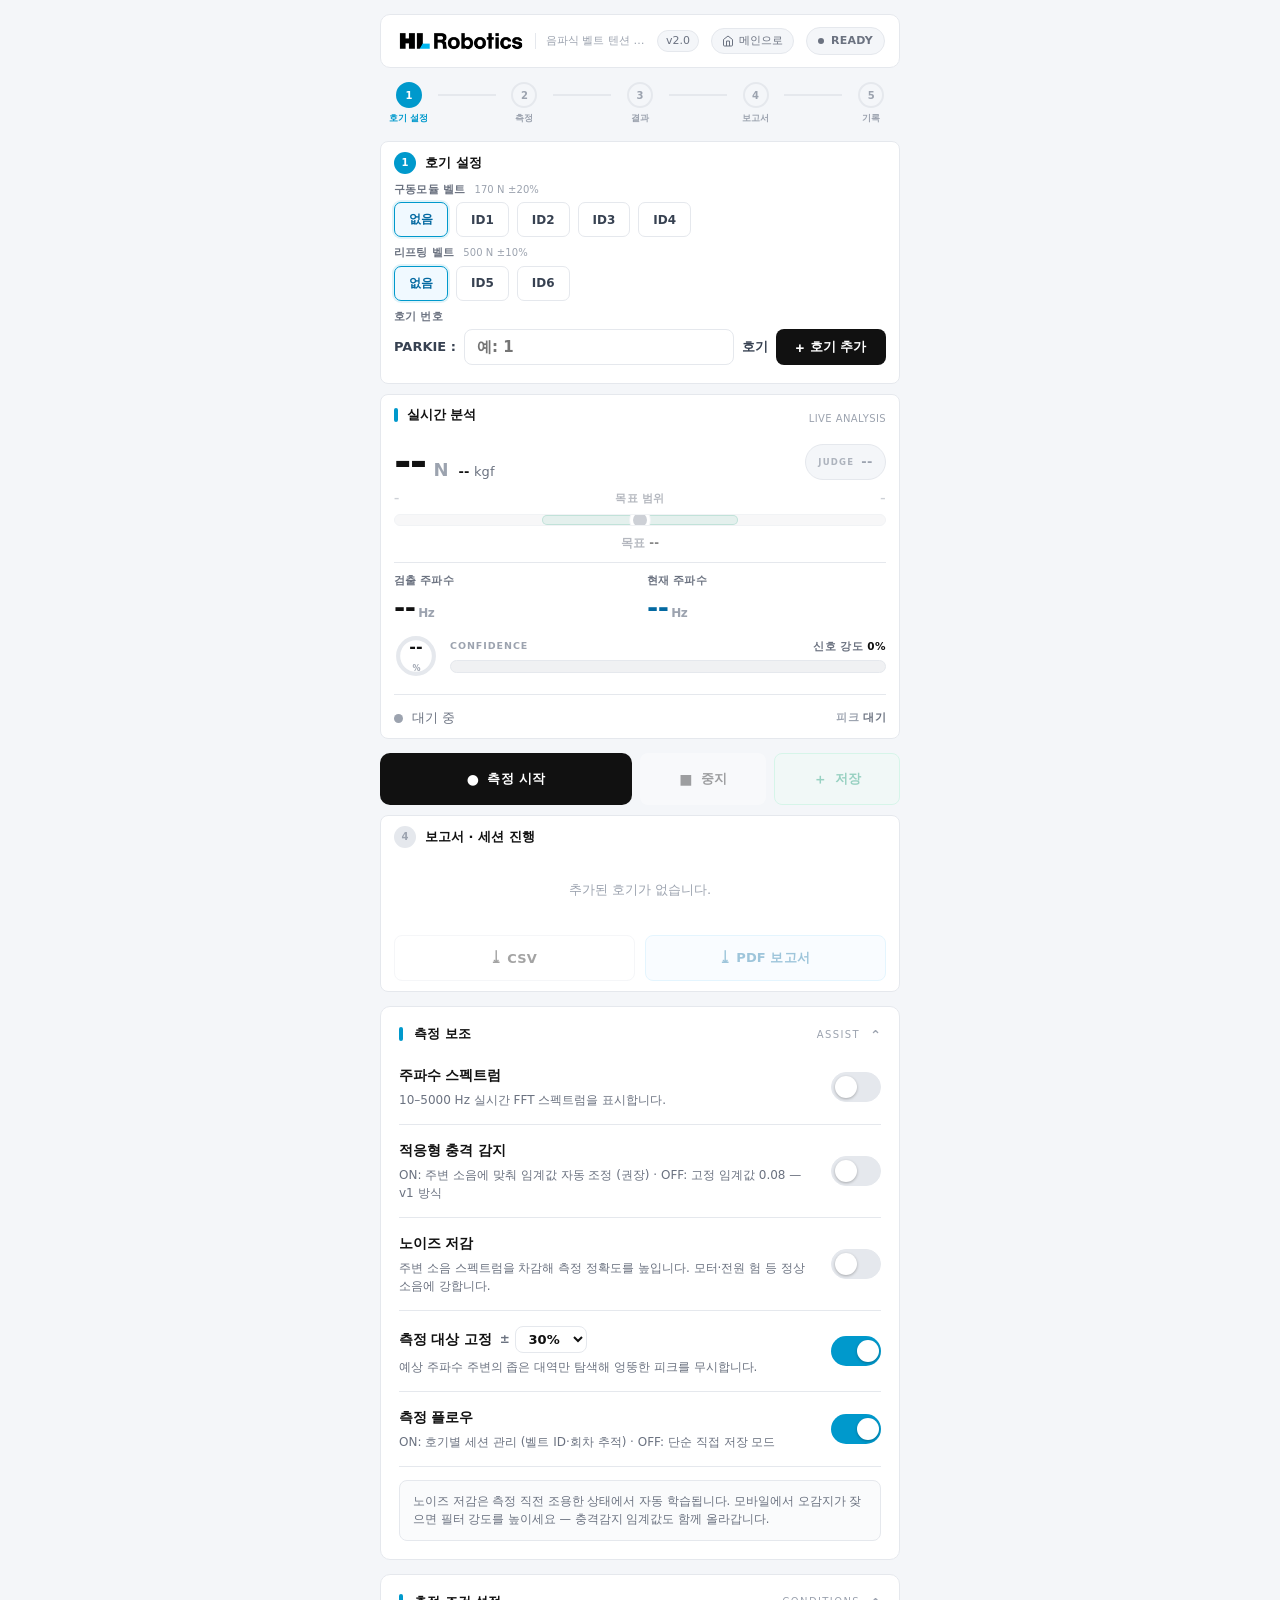
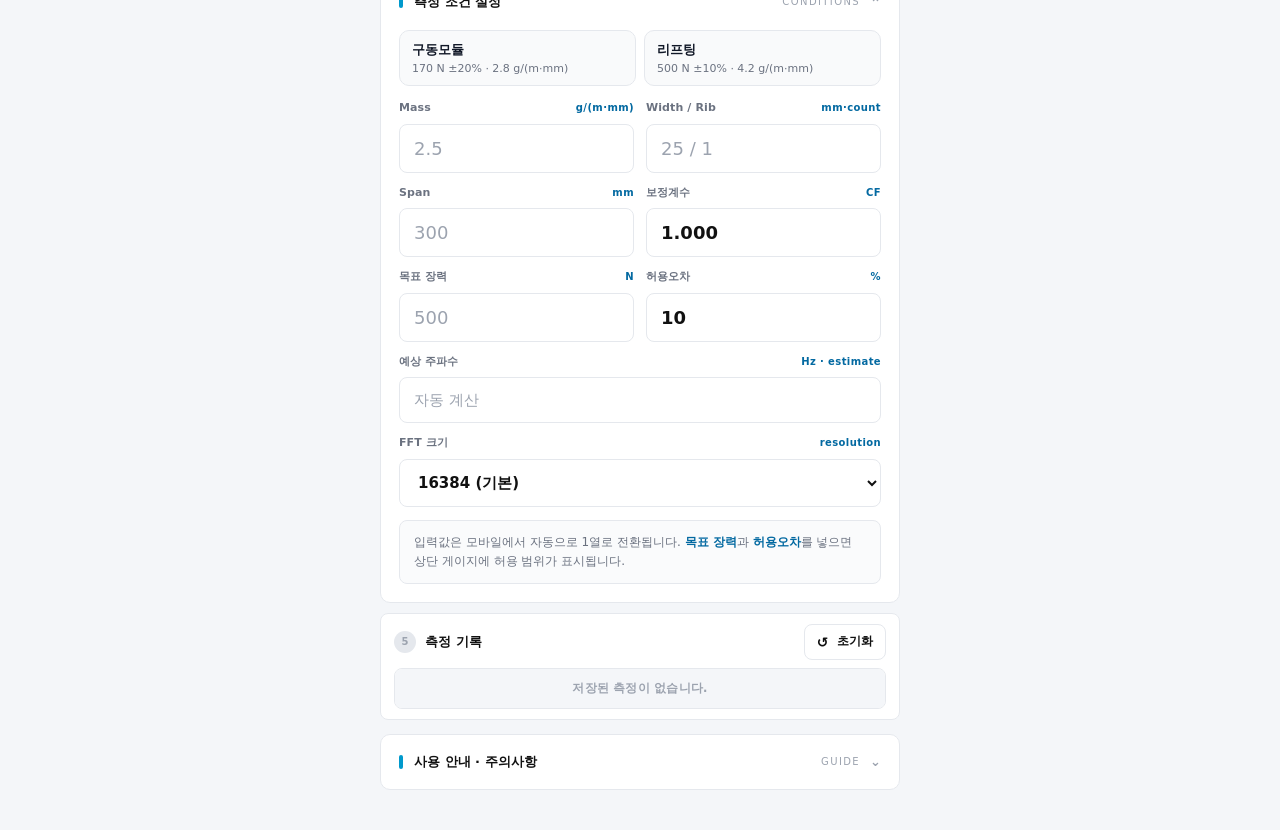
<file: apps/belt-tension-2.0/index.html>
<!DOCTYPE html>
<html lang="ko">
<head>
<meta charset="UTF-8">
<!--
 * 음파식 벨트 장력 측정기 v2.0
 *
 * 주요 기능
 * - 마이크 음파 분석: Web Audio API FFT를 이용해 10~5000 Hz 대역의 피크 주파수를 실시간으로 검출합니다.
 * - 장력 자동 계산: T[N] = 4 × Mass × Width × Span² × Frequency² × 1e-9 공식으로 벨트 장력을 계산하며, 보정계수(CF)를 적용합니다.
 * - 목표 장력 게이지: 허용 오차 범위를 시각적 게이지로 표시하고 OK/NG 판정을 제공합니다.
 * - 노이즈 저감: 주변 소음 스펙트럼을 학습한 뒤 실시간 신호에서 차감(스펙트럴 서브트랙션)합니다.
 *   · 필터 강도 1~4: alpha(주파수 감산)와 충격감지 동적 임계값(ambientRms × triggerK)이 연동됩니다.
 * - 측정 플로우: 호기 번호·벨트 ID·회차를 관리하는 세션 모드와 단순 측정 모드를 지원합니다.
 * - 보고서: CSV·PDF 보고서를 내보낼 수 있습니다.
 *
 * 만든 사람: 이름: 김지훈 / 이메일: hljihun98@gmail.com
 * 만든 날짜: 2026-06-03 / v2.0: 2026-06-18
 -->
<meta name="viewport" content="width=device-width, initial-scale=1.0, viewport-fit=cover">
<meta name="theme-color" content="#F4F6F9">
<title>음파식 벨트 텐션 측정기</title>
<!-- 파비콘: HL 그룹 아이콘 (hlmando.com 제공 파일과 동일) -->
<link rel="icon" type="image/png" sizes="32x32" href="../../assets/favicon/favicon-32x32.png">
<link rel="icon" type="image/png" sizes="16x16" href="../../assets/favicon/favicon-16x16.png">
<link rel="icon" type="image/png" sizes="96x96" href="../../assets/favicon/favicon-96x96.png">
<link rel="icon" type="image/png" sizes="192x192" href="../../assets/favicon/android-icon-192x192.png">
<link rel="apple-touch-icon" sizes="180x180" href="../../assets/favicon/apple-icon-180x180.png">
<link rel="stylesheet" href="../../assets/css/common.css">
<link rel="stylesheet" href="./style.css">
</head>
<body>
<div class="app">

  <!-- ===== TOP BAR ===== -->
  <div class="topbar">
    <div class="tb-left">
      <a class="tb-home" href="../../index.html" title="메인 포털로 이동" aria-label="HL Robotics — 메인 포털로 이동"><img class="tb-logo" id="tb-logo" src="../../logo.png" alt="HL Robotics"></a>
      <span class="tb-name">음파식 벨트 텐션 측정기</span>
      <span class="tb-version">v2.0</span>
    </div>
    <a class="home-btn" href="../../index.html" title="메인 포털로 이동"><svg width="12" height="12" viewBox="0 0 24 24" fill="none" stroke="currentColor" stroke-width="2"><path d="M3 9l9-7 9 7v11a2 2 0 0 1-2 2H5a2 2 0 0 1-2-2z"/><polyline points="9,22 9,12 15,12 15,22"/></svg>메인으로</a>
    <span id="statusPill" class="status-pill">READY</span>
  </div>

  <!-- ===== STEP BAR ===== -->
  <div class="step-bar">
    <div id="si1" class="step-item">
      <div class="step-dot"><span>1</span></div>
      <div class="step-lbl">호기 설정</div>
    </div>
    <div id="sc12" class="step-conn"></div>
    <div id="si2" class="step-item">
      <div class="step-dot"><span>2</span></div>
      <div class="step-lbl">측정</div>
    </div>
    <div id="sc23" class="step-conn"></div>
    <div id="si3" class="step-item">
      <div class="step-dot"><span>3</span></div>
      <div class="step-lbl">결과</div>
    </div>
    <div id="sc34" class="step-conn"></div>
    <div id="si4" class="step-item">
      <div class="step-dot"><span>4</span></div>
      <div class="step-lbl">보고서</div>
    </div>
    <div id="sc45" class="step-conn"></div>
    <div id="si5" class="step-item">
      <div class="step-dot"><span>5</span></div>
      <div class="step-lbl">기록</div>
    </div>
  </div>

  <!-- ===== STEP 1: 호기 설정 ===== -->
  <section class="flow-step" id="fs1">
    <div class="flow-step-head">
      <span class="fs-badge">1</span>호기 설정
      <button id="btnCancelSetup" class="btn btn-cancel-setup" type="button" style="display:none; margin-left:auto; width:auto; min-height:34px; padding:0 14px; font-size:12px;">현재 호기 취소</button>
    </div>

    <!-- 구동모듈 벨트 ID 선택 -->
    <div class="session-field">
      <div class="session-label">구동모듈 벨트 <span class="belt-spec-tag">170 N ±20%</span></div>
      <div id="driveCountBtns" class="belt-count-btns">
        <button class="cnt-btn cnt-active" data-key="none" onclick="clearBeltGroup('drive')">없음</button>
        <button class="cnt-btn" data-key="ID1" onclick="toggleBeltId('ID1')">ID1</button>
        <button class="cnt-btn" data-key="ID2" onclick="toggleBeltId('ID2')">ID2</button>
        <button class="cnt-btn" data-key="ID3" onclick="toggleBeltId('ID3')">ID3</button>
        <button class="cnt-btn" data-key="ID4" onclick="toggleBeltId('ID4')">ID4</button>
      </div>
      <div id="driveMeasRow" class="meas-count-row" style="display:none;">
        <span class="meas-count-lbl">측정 횟수</span>
        <input id="inDriveMeas" class="count-input" type="number" inputmode="numeric" min="1" max="10" value="3">
        <span class="count-unit">회</span>
      </div>
    </div>

    <!-- 리프팅 벨트 ID 선택 -->
    <div class="session-field">
      <div class="session-label">리프팅 벨트 <span class="belt-spec-tag">500 N ±10%</span></div>
      <div id="liftingCountBtns" class="belt-count-btns">
        <button class="cnt-btn cnt-active" data-key="none" onclick="clearBeltGroup('lifting')">없음</button>
        <button class="cnt-btn" data-key="ID5" onclick="toggleBeltId('ID5')">ID5</button>
        <button class="cnt-btn" data-key="ID6" onclick="toggleBeltId('ID6')">ID6</button>
      </div>
      <div id="liftingMeasRow" class="meas-count-row" style="display:none;">
        <span class="meas-count-lbl">측정 횟수</span>
        <input id="inLiftingMeas" class="count-input" type="number" inputmode="numeric" min="1" max="10" value="3">
        <span class="count-unit">회</span>
      </div>
    </div>

    <!-- 호기 번호 입력 + 추가 버튼 (한 줄) -->
    <div class="session-field">
      <div class="session-label">호기 번호</div>
      <div class="unit-input-row">
        <span class="unit-prefix">PARKIE :</span>
        <input id="inUnit" class="flow-unit-input" type="text" inputmode="numeric" pattern="[0-9]*" maxlength="6" placeholder="예: 1" autocomplete="off">
        <span class="unit-suffix">호기</span>
        <button id="btnAddRobot" class="btn-add-robot" type="button">
          <span class="ico">+</span> 호기 추가
        </button>
      </div>
    </div>

    <!-- 세션 전환 행 -->
    <div id="sessionSwitchRow" class="session-switch-row" style="display:none;">
      <span id="sessionSwitchInfo" class="session-switch-label"></span>
      <button class="btn btn-new-session" type="button" onclick="startMeasure()">측정 시작</button>
    </div>

    <!-- 호기 대기열 미리보기 -->
    <div id="robotQueuePreview" style="display:none;margin-top:12px;"></div>
  </section>

  <!-- ===== STEP 2: 실시간 분석 + 보정 후 장력 (통합) ===== -->
  <section class="flow-step" id="fs2">
    <div class="panel-title">
      <span class="ko">실시간 분석</span>
      <span class="en">Live Analysis</span>
    </div>

    <!-- 보정 후 장력 (compact) -->
    <div class="tension-compact">
      <div class="tension-compact-head">
        <div class="tension-compact-readout">
          <span id="resTensionN">--</span><span class="hero-unit">N</span>
          <span class="hero-kgf"><span id="resTensionKgf">--</span> kgf</span>
        </div>
        <span id="resJudgeWrap"><span id="resJudge">--</span></span>
      </div>
      <div class="gauge" id="gaugeWrap">
        <div class="gauge-scale">
          <span id="gaugeLow">–</span>
          <span class="mid">목표 범위</span>
          <span id="gaugeHigh">–</span>
        </div>
        <div class="gauge-track">
          <div id="gaugeZone" class="gauge-zone"></div>
          <div id="gaugeMarker" class="gauge-marker"></div>
        </div>
        <div class="gauge-cap">목표 <b id="resTarget">--</b></div>
      </div>
    </div>

    <div class="merged-sep"></div>

    <div class="live-row">
      <div class="stat">
        <div class="stat-k">검출 주파수</div>
        <div class="stat-v"><span id="resFreq">--</span><i>Hz</i></div>
      </div>
      <div class="stat">
        <div class="stat-k">현재 주파수</div>
        <div class="stat-v accent"><span id="liveFreq">--</span><i>Hz</i></div>
      </div>
    </div>

    <div class="conf-signal-row">
      <div class="conf-ring">
        <svg class="ring-svg" viewBox="0 0 64 64">
          <circle class="ring-bg" cx="32" cy="32" r="26"/>
          <circle id="confArc" class="ring-arc" cx="32" cy="32" r="26"/>
        </svg>
        <div class="conf-center"><span id="resConf">--</span><i>%</i></div>
      </div>
      <div class="signal">
        <div class="signal-head"><span class="conf-label">CONFIDENCE</span><span>신호 강도 <b id="meterVal">0%</b></span></div>
        <div class="meter-track"><div id="meterFill" class="meter-fill"></div></div>
      </div>
    </div>

    <div class="live-foot">
      <span class="dot-wrap">
        <span id="statusDot" class="dot"></span>
        <span id="statusText" class="status-text">대기 중</span>
      </span>
      <span class="peak">피크<b id="livePeak">대기</b></span>
    </div>
  </section>

  <!-- ===== WAVEFORM / GUIDE ===== -->
  <section class="panel" style="margin-top:10px;" id="waveformSection">
    <div style="display:flex;align-items:center;gap:8px;margin-bottom:10px;">
      <span style="font-size:13px;font-weight:700;color:#111;">파형 · 타이밍 가이드</span>
      <span id="guideChip" class="assist-chip assist-chip-guide" style="display:inline-flex;">가이드 ON
        <button class="guide-period-btn is-active" data-period="3000" type="button">3 s</button>
        <button class="guide-period-btn" data-period="4000" type="button">4 s</button>
        <button class="guide-period-btn" data-period="5000" type="button">5 s</button>
      </span>
      <button id="swGuide" class="switch on" type="button" aria-pressed="true" aria-label="타이밍 가이드" style="margin-left:auto;"><span class="knob"></span></button>
    </div>
    <div class="canvas-box waveform-box"><canvas id="waveform"></canvas></div>
  </section>

  <!-- 스펙트럼 캔버스 (측정 보조 토글로 제어) -->
  <div id="spectrumPanel" class="canvas-box" style="display:none;margin-top:10px;"><canvas id="spectrum"></canvas></div>

  <!-- ===== ACTIONS ===== -->
  <section class="actions">
    <div class="actions-row">
      <button id="btnStart" class="btn btn-start"><span class="ico">●</span> 측정 시작</button>
      <button id="btnStop"  class="btn btn-stop" disabled><span class="ico">■</span> 중지</button>
      <button id="btnSave"  class="btn btn-save" disabled><span class="ico">＋</span> 저장</button>
    </div>
  </section>

  <!-- ===== STEP 4: 보고서 & 세션 진행 ===== -->
  <section class="flow-step" id="fs4" style="margin-top:10px;">
    <div class="flow-step-head"><span class="fs-badge">4</span>보고서 · 세션 진행</div>
    <div id="sessionProgress" class="session-progress-box"></div>
    <div class="flow-row-btns" style="margin-top:12px;">
      <button id="btnCSV" class="btn" type="button" disabled><span class="ico">⤓</span> CSV</button>
      <button id="btnPDF" class="btn btn-pdf" type="button" disabled><span class="ico">⤓</span> PDF 보고서</button>
    </div>
  </section>

  <!-- ===== ASSIST (노이즈 저감 / 측정 대상 고정 / 플로우) ===== -->
  <details class="panel" id="assistSection" open style="margin-top:14px;">
    <summary>측정 보조 <span class="sum-en">Assist</span> <span class="chev">⌄</span></summary>
    <div class="panel-body">

    <div class="toggle-row">
      <div class="toggle-info">
        <div class="toggle-name">주파수 스펙트럼</div>
        <div class="toggle-desc">10–5000 Hz 실시간 FFT 스펙트럼을 표시합니다.</div>
      </div>
      <div class="toggle-ctrl">
        <button id="swSpectrum" class="switch" type="button" aria-pressed="false" aria-label="스펙트럼 표시"><span class="knob"></span></button>
      </div>
    </div>

    <div class="toggle-row">
      <div class="toggle-info">
        <div class="toggle-name">적응형 충격 감지</div>
        <div class="toggle-desc">ON: 주변 소음에 맞춰 임계값 자동 조정 (권장) · OFF: 고정 임계값 0.08 — v1 방식</div>
      </div>
      <div class="toggle-ctrl">
        <button id="swAdaptiveTrigger" class="switch" type="button" aria-pressed="false" aria-label="적응형 충격 감지"><span class="knob"></span></button>
      </div>
    </div>

    <div class="toggle-row">
      <div class="toggle-info">
        <div class="toggle-name">노이즈 저감</div>
        <div class="toggle-desc">주변 소음 스펙트럼을 차감해 측정 정확도를 높입니다. 모터·전원 험 등 정상 소음에 강합니다.</div>
        <div id="filterStrengthRow" class="assist-sel" style="margin-top:6px; display:none;">
          필터 강도&nbsp;
          <select id="selFilterStrength">
            <option value="1">약 — 조용한 환경</option>
            <option value="2" selected>중 — 일반 공장</option>
            <option value="3">강 — 환풍기·기계음</option>
            <option value="4">최강 — 고소음 환경</option>
          </select>
        </div>
        <div id="learnRow" class="assist-sel" style="margin-top:6px; display:none; align-items:center; gap:8px;">
          <button id="btnLearn" class="mini-btn" type="button">현장 맞춤 학습</button>
          <span id="nrChip" class="assist-chip" style="display:none;"></span>
        </div>
      </div>
      <div class="toggle-ctrl">
        <button id="swNoise" class="switch" type="button" aria-pressed="false" aria-label="노이즈 저감"><span class="knob"></span></button>
      </div>
    </div>

    <div class="toggle-row">
      <div class="toggle-info">
        <div class="toggle-name">측정 대상 고정
          <span id="lockWidthWrap" class="assist-sel" style="display:none;">± <select id="selLockWidth"><option value="20">20%</option><option value="30" selected>30%</option><option value="40">40%</option></select></span>
        </div>
        <div class="toggle-desc" id="lockDesc">예상 주파수 주변의 좁은 대역만 탐색해 엉뚱한 피크를 무시합니다.</div>
      </div>
      <div class="toggle-ctrl">
        <button id="swLock" class="switch" type="button" aria-pressed="false" aria-label="측정 대상 고정"><span class="knob"></span></button>
      </div>
    </div>

    <div class="toggle-row">
      <div class="toggle-info">
        <div class="toggle-name">측정 플로우</div>
        <div class="toggle-desc">ON: 호기별 세션 관리 (벨트 ID·회차 추적) · OFF: 단순 직접 저장 모드</div>
      </div>
      <div class="toggle-ctrl">
        <button id="btnSimpleCSV" class="mini-btn" type="button" style="display:none;">CSV</button>
        <button id="swFlow" class="switch" type="button" aria-pressed="true" aria-label="측정 플로우"><span class="knob"></span></button>
      </div>
    </div>

    <div class="assist-note">노이즈 저감은 측정 직전 조용한 상태에서 자동 학습됩니다. 모바일에서 오감지가 잦으면 필터 강도를 높이세요 — 충격감지 임계값도 함께 올라갑니다.</div>
    </div><!-- panel-body -->
  </details>

  <!-- ===== CONDITIONS ===== -->
  <details class="panel" open>
    <summary>측정 조건 설정 <span class="sum-en">Conditions</span> <span class="chev">⌄</span></summary>
    <div class="panel-body">
      <div class="belt-preset-btns" style="margin-bottom:14px;">
        <button id="presetDrive" class="belt-preset-btn" type="button" onclick="applyBeltPreset('drive')">
          <span class="bpb-name">구동모듈</span>
          <span class="bpb-spec">170 N ±20% · 2.8 g/(m·mm)</span>
        </button>
        <button id="presetLifting" class="belt-preset-btn" type="button" onclick="applyBeltPreset('lifting')">
          <span class="bpb-name">리프팅</span>
          <span class="bpb-spec">500 N ±10% · 4.2 g/(m·mm)</span>
        </button>
      </div>
      <div class="form-grid">
        <div class="field">
          <label>Mass <span class="unit">g/(m·mm)</span></label>
          <input id="inMass" type="number" inputmode="decimal" step="any" placeholder="2.5">
        </div>
        <div class="field">
          <label>Width / Rib <span class="unit">mm·count</span></label>
          <input id="inWidth" type="number" inputmode="decimal" step="any" placeholder="25 / 1">
        </div>
        <div class="field">
          <label>Span <span class="unit">mm</span></label>
          <input id="inSpan" type="number" inputmode="decimal" step="any" placeholder="300">
        </div>
        <div class="field">
          <label>보정계수 <span class="unit">CF</span></label>
          <input id="inCF" type="number" inputmode="decimal" step="any" value="1.000" placeholder="1.000">
        </div>
        <div class="field">
          <label>목표 장력 <span class="unit">N</span></label>
          <input id="inTargetN" type="number" inputmode="decimal" step="any" placeholder="500">
        </div>
        <div class="field">
          <label>허용오차 <span class="unit">%</span></label>
          <input id="inTolPct" type="number" inputmode="decimal" step="any" value="10" placeholder="10">
        </div>
        <div class="field full">
          <label>예상 주파수 <span class="unit">Hz · estimate</span></label>
          <div class="estimate-input">
            <input id="estFreq" type="number" inputmode="decimal" step="any" placeholder="자동 계산">
          </div>
        </div>
        <div class="field full">
          <label>FFT 크기 <span class="unit">resolution</span></label>
          <select id="selFFT">
            <option value="8192">8192</option>
            <option value="16384" selected>16384 (기본)</option>
            <option value="32768">32768</option>
          </select>
        </div>
      </div>
      <div class="note">입력값은 모바일에서 자동으로 1열로 전환됩니다. <b>목표 장력</b>과 <b>허용오차</b>를 넣으면 상단 게이지에 허용 범위가 표시됩니다.</div>
    </div>
  </details>

  <!-- ===== STEP 5: 기록 ===== -->
  <section class="flow-step" id="fs5" style="margin-top:10px;">
    <div class="flow-step-head">
      <span class="fs-badge">5</span>측정 기록
      <button id="btnClear" class="btn" type="button" style="margin-left:auto; min-height:36px; padding:0 12px; font-size:12px;"><span class="ico">↺</span> 초기화</button>
    </div>
    <div class="table-scroll">
      <table>
        <thead id="histHead">
          <tr><th colspan="3" style="text-align:center;color:#9CA3AF;">저장된 측정이 없습니다.</th></tr>
        </thead>
        <tbody id="histBody"></tbody>
      </table>
    </div>
  </section>

  <!-- ===== HELP ===== -->
  <details class="panel">
    <summary>사용 안내 · 주의사항 <span class="sum-en">Guide</span> <span class="chev">⌄</span></summary>
    <div class="panel-body">
      <div class="help-grid">
        <div class="help-item">
          <div class="title">측정 방법</div>
          <div class="text">측정 시작 후 Span 중앙부를 짧고 선명하게 튕겨 주세요. 충격 감지 후 0.5초 무시, 1.5초 분석합니다. 안정적으로 감지되면 자동으로 결과가 고정됩니다.</div>
        </div>
        <div class="help-item">
          <div class="title">모바일 오감지 대처</div>
          <div class="text">측정 보조 → 노이즈 저감 ON 후 필터 강도를 <b>3(강)</b> 또는 <b>4(최강)</b>으로 높이세요. 주변 소음 대비 배수(triggerK)가 함께 올라가 오감지를 억제합니다.</div>
        </div>
        <div class="help-item">
          <div class="title">환경 주의</div>
          <div class="text">주변 소음이 크면 검출이 불안정해집니다. 마이크가 벨트를 향하게 하고, 너무 약한 타격은 피하세요.</div>
        </div>
        <div class="help-item">
          <div class="title">저장 기준</div>
          <div class="text">연속 측정 모드는 신호가 안정(신뢰도 50% 이상)일 때만 저장되며, 저장 후에는 벨트를 다시 튕겨야 다음 값을 저장할 수 있습니다. 피크가 고정 대역 경계에 있으면 저장되지 않으니 고정 범위를 넓히거나 끄고 다시 측정하세요.</div>
        </div>
      </div>
      <div class="disclaimer"><b>안내</b> · 본 측정값은 마이크 입력과 알고리즘 추정에 기반한 참고값입니다. 정밀 측정이 필요하면 기준 장력계와 비교해 보정계수를 조정하세요.</div>
    </div>
  </details>

</div>

<div id="toast"></div>

<script src="../../assets/vendor/jspdf-2.5.1.umd.min.js"></script>
<script src="../../assets/js/utils.js"></script>
<script src="./app.js"></script>
</body>
</html>
</file>
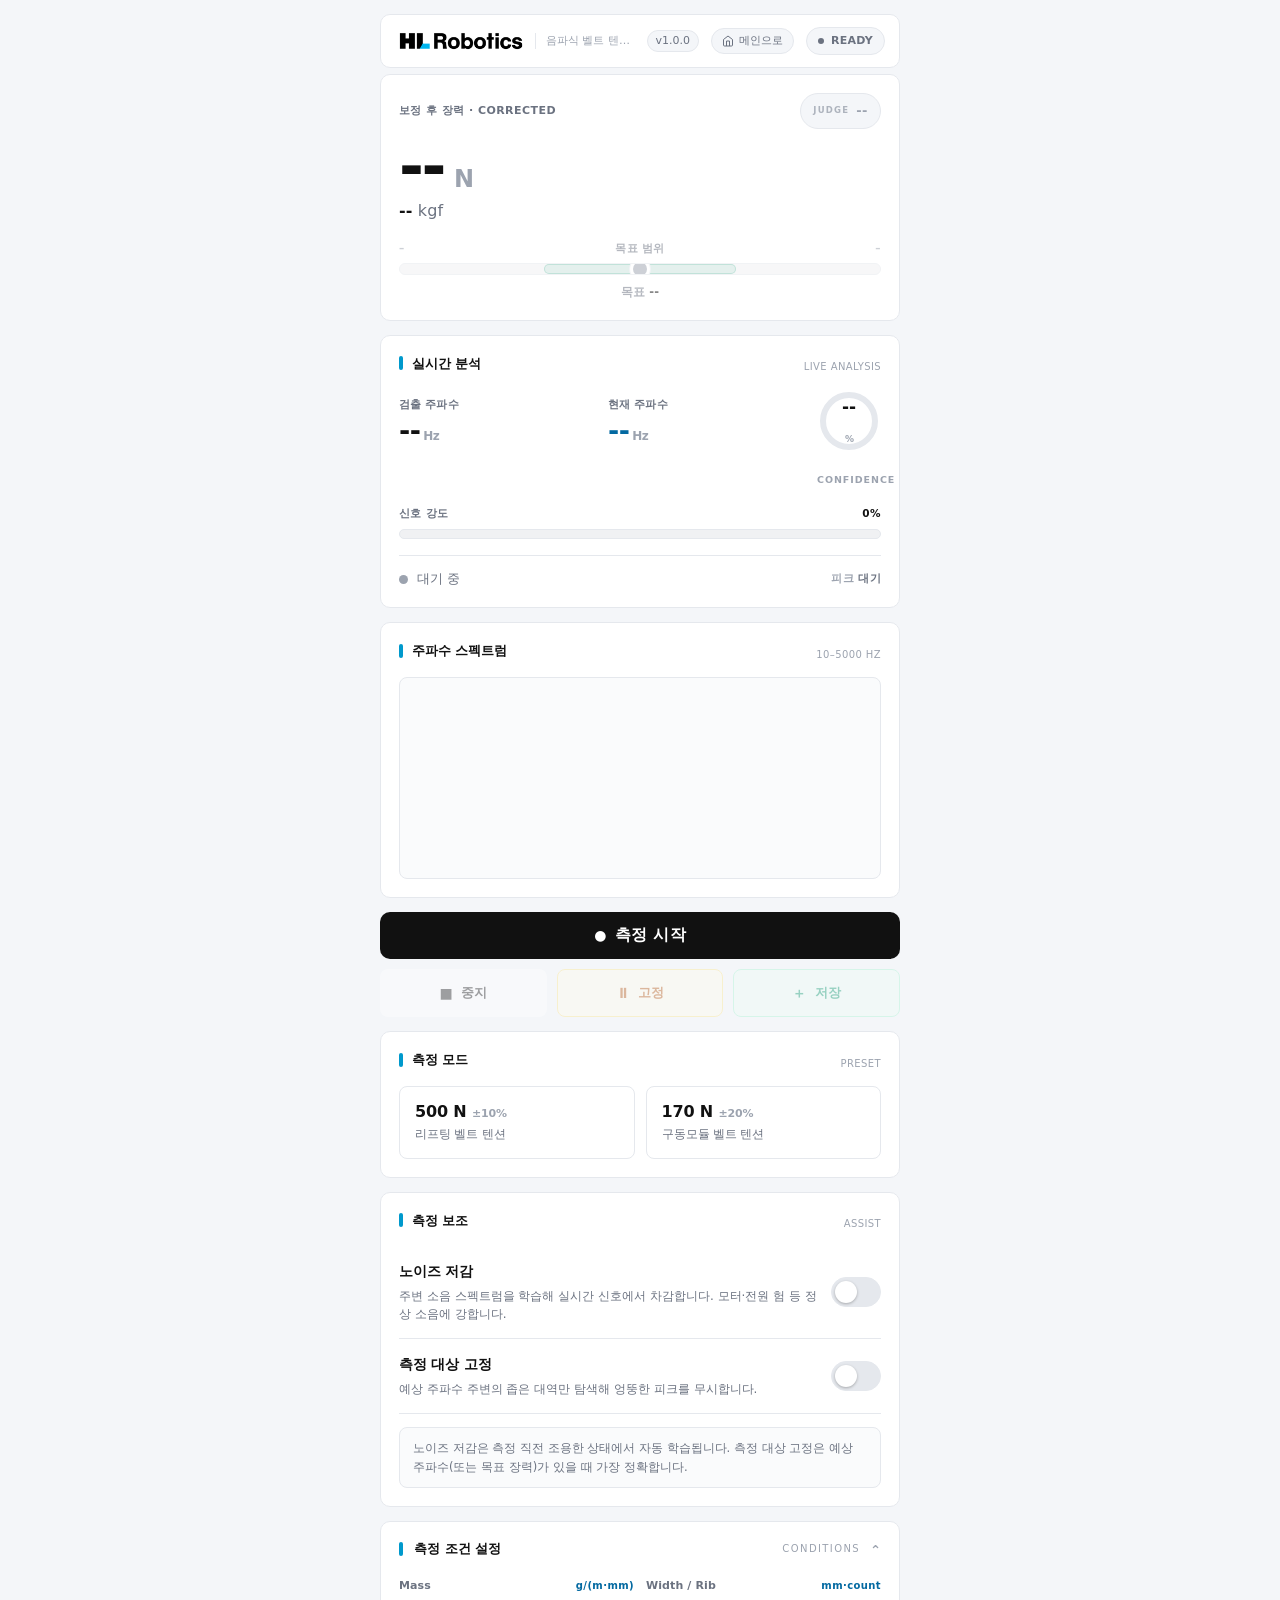
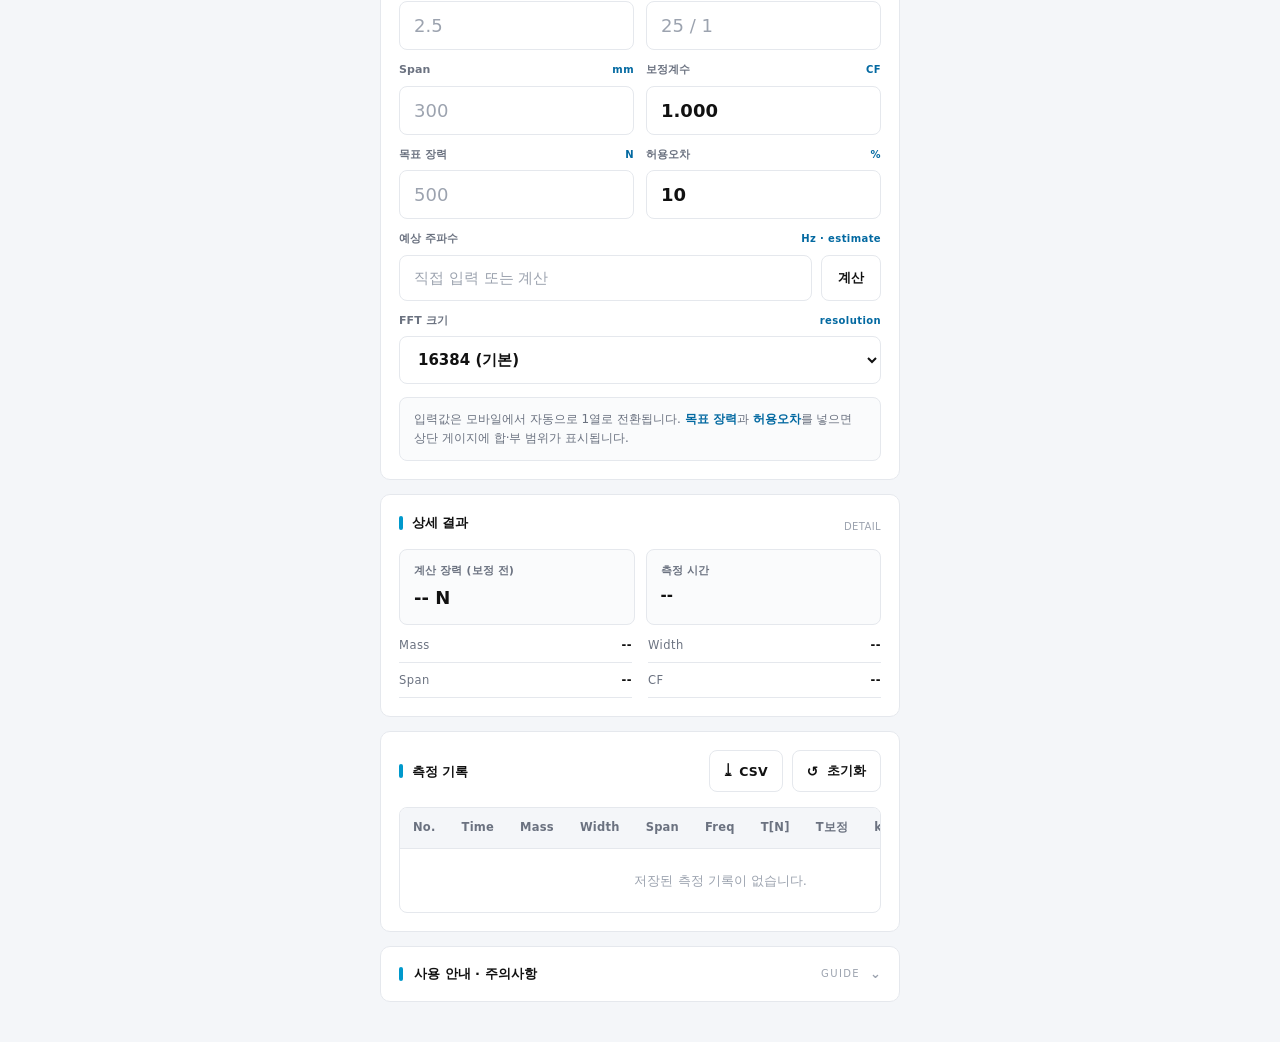
<file: apps/belt-tension/index.html>
<!DOCTYPE html>
<html lang="ko">
<head>
<meta charset="UTF-8">
<!--
 * 음파식 벨트 장력 측정기
 *
 * 주요 기능
 * - 마이크 음파 분석: Web Audio API FFT를 이용해 10~5000 Hz 대역의 피크 주파수를 실시간으로 검출합니다.
 * - 장력 자동 계산: T[N] = 4 × Mass × Width × Span² × Frequency² × 1e-9 공식으로 벨트 장력을 계산하며, 보정계수(CF)를 적용합니다.
 * - 목표 장력 게이지: 허용 오차 범위를 시각적 게이지로 표시하고 OK/NG 판정을 제공합니다.
 * - 노이즈 저감: 주변 소음 스펙트럼을 학습한 뒤 실시간 신호에서 차감(스펙트럴 서브트랙션)합니다.
 * - 측정 대상 고정: 예상 주파수 주변의 좁은 밴드만 탐색해 엉뚱한 피크를 무시합니다.
 * - 프리셋 지원: 리프팅 벨트(500 N ±10%), 구동모듈 벨트(170 N ±20%) 프리셋을 제공합니다.
 * - 측정 기록·내보내기: 측정값을 표에 누적 저장하고 CSV 파일로 내보낼 수 있습니다.
 *
 * 만든 사람
 * - 이름: 김지훈
 * - 이메일: hljihun98@gmail.com
 * 만든 날짜: 2026-06-03
 -->
<meta name="viewport" content="width=device-width, initial-scale=1.0, viewport-fit=cover">
<meta name="theme-color" content="#F4F6F9">
<title>음파식 벨트 텐션 측정기</title>
<!-- 파비콘: HL 그룹 아이콘 (hlmando.com 제공 파일과 동일) -->
<link rel="icon" type="image/png" sizes="32x32" href="../../assets/favicon/favicon-32x32.png">
<link rel="icon" type="image/png" sizes="16x16" href="../../assets/favicon/favicon-16x16.png">
<link rel="icon" type="image/png" sizes="96x96" href="../../assets/favicon/favicon-96x96.png">
<link rel="icon" type="image/png" sizes="192x192" href="../../assets/favicon/android-icon-192x192.png">
<link rel="apple-touch-icon" sizes="180x180" href="../../assets/favicon/apple-icon-180x180.png">

<!-- Pretendard(한글/UI) + JetBrains Mono(수치/계측 표기) -->

<style>
/* =====================================================================
   디자인 시스템 — "정밀 계측기" 테마
   초기 다크 테마 변수 정의 (아래 HL 브랜드 오버라이드에서 라이트 테마로 재정의됨)
   ===================================================================== */
:root{
  /* 표면 색상 (라이트 모드 기본값, 하단 오버라이드로 재정의) */
  --ink:#edf0f5; --ink-2:#f3f6fa;
  --surface:#ffffff; --surface-2:#fbfcfe; --surface-3:#f1f4f8;
  --line:#e7ecf2; --line-2:#d6dee8;
  /* 텍스트 색상 계층 */
  --text:#152232; --text-dim:#566576; --text-faint:#90a0b0;
  /* 브랜드·의미 색상 */
  --accent:#0ca99a; --accent-deep:#0b8c80; --accent-glow:rgba(12,169,154,.16);
  --amber:#c1760f; --green:#16a34a; --warn:#d97706; --orange:#ea580c; --red:#e11d48;
  --violet:#7c5cff;
  /* 하위 호환 별칭 (인라인 JS 스타일에서 구 변수명 참조 시 사용) */
  --cyan:var(--accent); --muted:var(--text-dim); --muted-2:var(--text-faint);
  --tension:var(--amber); --border:var(--line-2); --border-soft:var(--line);
  /* 모서리 반경 변수 */
  --r-xs:9px; --r-sm:12px; --r:16px; --r-lg:22px;
  /* 수치·계측 표기용 모노스페이스 폰트 */
  --mono:'JetBrains Mono', ui-monospace,'SFMono-Regular',Menlo,Consolas,monospace;
  /* 한글·UI 폰트 스택 */
  --kr:'Pretendard','Pretendard Variable',system-ui,-apple-system,'Apple SD Gothic Neo','Malgun Gothic',sans-serif;
  --shadow:0 14px 34px -18px rgba(22,42,80,.20);
}

*{box-sizing:border-box;-webkit-tap-highlight-color:transparent;}
html,body{margin:0;padding:0;}
body{
  font-family:var(--kr);
  color:var(--text);
  background:var(--ink);
  background-image:
    radial-gradient(1100px 520px at 80% -10%, rgba(12,169,154,.10), transparent 60%),
    radial-gradient(820px 460px at 0% 4%, rgba(193,118,15,.06), transparent 58%),
    linear-gradient(180deg,#f2f5f9 0%, #edf0f5 45%);
  background-attachment:fixed;
  line-height:1.5;
  min-height:100vh;
  letter-spacing:-.01em;
  padding:env(safe-area-inset-top) 16px calc(env(safe-area-inset-bottom) + 40px);
  -webkit-font-smoothing:antialiased; text-rendering:optimizeLegibility;
}
.app{max-width:480px;margin:0 auto;}
::selection{background:rgba(12,169,154,.22);}

/* staggered entrance */
@keyframes rise{from{opacity:0;transform:translateY(14px);}to{opacity:1;transform:none;}}
.app>*{animation:rise .55s cubic-bezier(.2,.75,.25,1) both;}
.app>*:nth-child(1){animation-delay:.02s}.app>*:nth-child(2){animation-delay:.07s}
.app>*:nth-child(3){animation-delay:.12s}.app>*:nth-child(4){animation-delay:.17s}
.app>*:nth-child(5){animation-delay:.22s}.app>*:nth-child(6){animation-delay:.27s}
.app>*:nth-child(n+7){animation-delay:.3s}
@media (prefers-reduced-motion:reduce){.app>*{animation:none;}}

/* ---------- top bar ---------- */
.topbar{display:flex;align-items:center;gap:12px;padding:18px 4px 16px;}
.brand{display:flex;align-items:center;gap:11px;min-width:0;}
.mark{
  width:40px;height:40px;border-radius:12px;flex:none;display:grid;place-items:center;
  background:linear-gradient(150deg,#e4fbf6,#ffffff);
  border:1px solid #b9e8e1; box-shadow:0 0 0 1px rgba(12,169,154,.06), 0 6px 16px -9px rgba(12,169,154,.5);
}
.mark svg{display:block;}
.brand-title{font-size:16.5px;font-weight:700;letter-spacing:-.02em;line-height:1.15;}
.brand-sub{font-family:var(--mono);font-size:9.5px;font-weight:500;letter-spacing:.22em;
  color:var(--text-faint);text-transform:uppercase;margin-top:2px;}
.status-pill{
  margin-left:auto;flex:none;font-family:var(--mono);font-size:10.5px;font-weight:700;
  letter-spacing:.12em;text-transform:uppercase;padding:7px 12px;border-radius:999px;
  border:1px solid var(--line-2);color:var(--text-dim);background:var(--surface-2);
  white-space:nowrap;transition:.2s;display:inline-flex;align-items:center;gap:7px;
}
.status-pill::before{content:"";width:6px;height:6px;border-radius:50%;background:currentColor;opacity:.85;}
.status-pill.s-listen{color:var(--accent);border-color:rgba(61,215,192,.4);background:rgba(61,215,192,.1);}
.status-pill.s-good{color:var(--green);border-color:rgba(86,217,140,.4);background:rgba(86,217,140,.1);}
.status-pill.s-weak{color:var(--warn);border-color:rgba(244,196,78,.4);background:rgba(244,196,78,.1);}
.status-pill.s-noise{color:var(--orange);border-color:rgba(251,139,60,.4);background:rgba(251,139,60,.1);}
.status-pill.s-bad{color:var(--red);border-color:rgba(251,106,120,.4);background:rgba(251,106,120,.1);}

/* ---------- panels ---------- */
.panel{
  background:linear-gradient(180deg,var(--surface) 0%, var(--surface-2) 100%);
  border:1px solid var(--line); border-radius:var(--r);
  padding:18px; margin-top:14px; box-shadow:var(--shadow);
  position:relative;
}
.panel-title{
  display:flex;align-items:baseline;justify-content:space-between;gap:10px;margin:0 0 15px;
}
.panel-title .ko{font-size:13px;font-weight:700;letter-spacing:-.01em;color:var(--text);
  display:flex;align-items:center;gap:9px;}
.panel-title .ko::before{content:"";width:4px;height:14px;border-radius:99px;
  background:linear-gradient(180deg,var(--accent),var(--accent-deep));}
.panel-title .en{font-family:var(--mono);font-size:10px;font-weight:500;letter-spacing:.16em;
  color:var(--text-faint);text-transform:uppercase;}

/* ---------- HERO ---------- */
.hero{
  margin-top:6px;padding:22px 20px 20px;border-radius:var(--r-lg);
  background:
    radial-gradient(420px 220px at 88% -20%, rgba(193,118,15,.10), transparent 60%),
    linear-gradient(180deg,#ffffff 0%, #fbfcfe 100%);
  border:1px solid var(--line-2);
  box-shadow:var(--shadow), inset 0 1px 0 rgba(255,255,255,.6);
  overflow:hidden;
}
.hero::before{content:"";position:absolute;inset:0 0 auto 0;height:2px;
  background:linear-gradient(90deg,transparent, var(--amber) 30%, var(--accent) 75%, transparent);
  opacity:.7;}
.hero-head{display:flex;align-items:center;justify-content:space-between;gap:12px;}
.hero-label{font-family:var(--kr);font-size:11px;font-weight:600;letter-spacing:.06em;
  text-transform:uppercase;color:var(--text-dim);}
#resJudgeWrap{
  font-family:var(--mono);font-size:13px;font-weight:800;letter-spacing:.04em;
  display:inline-flex;align-items:center;gap:7px;padding:7px 12px;border-radius:999px;
  border:1px solid var(--line-2);background:var(--surface-3);color:var(--text-faint);transition:.2s;
}
#resJudgeWrap::before{content:"JUDGE";font-family:var(--mono);font-size:8.5px;font-weight:600;
  letter-spacing:.14em;color:var(--text-faint);opacity:.8;}
#resJudgeWrap.judge-ok{border-color:rgba(86,217,140,.45);background:rgba(86,217,140,.12);color:var(--green);}
#resJudgeWrap.judge-ok::before{color:var(--green);opacity:.7;}
#resJudgeWrap.judge-ng{border-color:rgba(251,106,120,.45);background:rgba(251,106,120,.12);color:var(--red);}
#resJudgeWrap.judge-ng::before{color:var(--red);opacity:.7;}

.hero-readout{display:flex;align-items:baseline;gap:10px;margin:10px 0 2px;}
#resTensionN{font-family:var(--mono);font-weight:800;font-size:66px;line-height:.92;
  color:var(--amber);letter-spacing:-.04em;font-variant-numeric:tabular-nums;
  text-shadow:none;}
.hero-unit{font-family:var(--mono);font-weight:700;font-size:24px;color:#a8741f;}
.hero-kgf{font-family:var(--mono);font-size:16px;font-weight:500;color:var(--text-dim);letter-spacing:.01em;}
.hero-kgf #resTensionKgf{color:var(--text);font-weight:700;}

/* target band gauge */
.gauge{margin-top:18px;}
.gauge-scale{display:flex;justify-content:space-between;font-family:var(--mono);
  font-size:10.5px;font-weight:600;color:var(--text-faint);margin-bottom:7px;letter-spacing:.02em;}
.gauge-scale .mid{color:var(--text-dim);}
.gauge-track{position:relative;height:12px;border-radius:999px;background:var(--ink-2);
  border:1px solid var(--line);overflow:hidden;}
.gauge-zone{position:absolute;top:0;bottom:0;border-radius:999px;
  background:linear-gradient(180deg,rgba(86,217,140,.5),rgba(86,217,140,.25));
  box-shadow:inset 0 0 0 1px rgba(86,217,140,.4);transition:left .35s ease,width .35s ease,opacity .3s;}
.gauge-marker{position:absolute;top:50%;left:50%;width:14px;height:14px;border-radius:50%;
  transform:translate(-50%,-50%);background:var(--text-dim);
  box-shadow:0 0 0 3px var(--surface), 0 0 0 4px var(--line-2);
  transition:left .35s cubic-bezier(.2,.7,.2,1),background .25s,box-shadow .25s;z-index:2;}
.gauge-marker.ok{background:var(--green);box-shadow:0 0 0 3px var(--surface),0 0 12px 1px rgba(86,217,140,.7);}
.gauge-marker.ng{background:var(--red);box-shadow:0 0 0 3px var(--surface),0 0 12px 1px rgba(251,106,120,.7);}
.gauge.no-target{opacity:.5;}
.gauge-cap{margin-top:9px;text-align:center;font-family:var(--mono);font-size:11.5px;
  font-weight:600;color:var(--text-dim);letter-spacing:.02em;}
.gauge-cap b{color:var(--text);font-weight:700;}

/* ---------- LIVE panel ---------- */
.live-row{display:grid;grid-template-columns:1fr 1fr auto;gap:14px;align-items:center;}
.stat .stat-k{font-size:10.5px;font-weight:600;color:var(--text-dim);letter-spacing:.02em;}
.stat .stat-v{font-family:var(--mono);font-weight:800;font-size:27px;line-height:1.05;margin-top:5px;
  font-variant-numeric:tabular-nums;letter-spacing:-.02em;}
.stat .stat-v i{font-style:normal;font-size:12px;font-weight:600;color:var(--text-faint);margin-left:3px;}
.stat .stat-v.accent{color:var(--accent);}
#liveFreq{color:var(--accent);}

.conf-ring{position:relative;width:64px;height:64px;justify-self:end;}
.ring-svg{transform:rotate(-90deg);width:64px;height:64px;display:block;}
.ring-bg{fill:none;stroke:var(--line);stroke-width:6;}
.ring-arc{fill:none;stroke:var(--accent);stroke-width:6;stroke-linecap:round;
  stroke-dasharray:163.36;stroke-dashoffset:163.36;transition:stroke-dashoffset .5s ease,stroke .3s;}
.conf-center{position:absolute;inset:0;display:grid;place-items:center;line-height:1;}
.conf-center span{font-family:var(--mono);font-weight:800;font-size:17px;font-variant-numeric:tabular-nums;}
.conf-center i{font-style:normal;font-size:9px;color:var(--text-faint);font-weight:600;margin-left:1px;}
.conf-label{grid-column:3;justify-self:end;font-size:9.5px;font-weight:600;color:var(--text-faint);
  text-transform:uppercase;letter-spacing:.1em;font-family:var(--mono);margin-top:6px;text-align:center;width:64px;}

.signal{margin-top:18px;}
.signal-head{display:flex;justify-content:space-between;font-size:10.5px;font-weight:600;
  color:var(--text-dim);margin-bottom:8px;letter-spacing:.02em;}
.signal-head #meterVal{font-family:var(--mono);color:var(--text);}
.meter-track{height:10px;border-radius:999px;background:var(--ink-2);border:1px solid var(--line);overflow:hidden;}
.meter-fill{height:100%;width:0%;border-radius:999px;
  background:linear-gradient(90deg,var(--green),var(--warn) 68%,var(--red));transition:width .09s linear;}

.live-foot{display:flex;align-items:center;justify-content:space-between;gap:10px;
  margin-top:16px;padding-top:14px;border-top:1px solid var(--line);}
.dot-wrap{display:flex;align-items:center;gap:9px;min-width:0;}
.dot{width:9px;height:9px;border-radius:50%;background:var(--text-faint);flex:none;transition:background .2s;}
.dot.live{box-shadow:0 0 0 0 var(--accent-glow);animation:pulse 1.5s infinite;}
@keyframes pulse{0%{box-shadow:0 0 0 0 rgba(61,215,192,.5);}70%{box-shadow:0 0 0 9px rgba(61,215,192,0);}100%{box-shadow:0 0 0 0 rgba(61,215,192,0);}}
.status-text{font-size:12.5px;font-weight:500;color:var(--text-dim);overflow:hidden;text-overflow:ellipsis;white-space:nowrap;}
.peak{font-family:var(--mono);font-size:11px;font-weight:600;color:var(--text-faint);letter-spacing:.04em;white-space:nowrap;}
.peak b{color:var(--text-dim);font-weight:700;margin-left:4px;}

/* ---------- spectrum ---------- */
.canvas-box{width:100%;border-radius:var(--r-sm);overflow:hidden;
  background:linear-gradient(180deg,#f3f6fb,#eef2f8);border:1px solid var(--line);}
canvas{display:block;width:100%;height:200px;}

/* ---------- action bar ---------- */
.actions{margin-top:14px;}
.btn{
  font-family:var(--mono);font-weight:700;font-size:14px;letter-spacing:.01em;
  border:1px solid var(--line-2);border-radius:var(--r-sm);
  color:var(--text);background:var(--surface-3);cursor:pointer;
  display:flex;align-items:center;justify-content:center;gap:8px;min-height:50px;padding:13px 12px;
  transition:transform .07s,filter .18s,background .18s,border-color .18s,opacity .18s;
}
.btn:active{transform:scale(.975);}
.btn:disabled{opacity:.38;cursor:not-allowed;}
.btn .ico{font-size:14px;line-height:1;}
.btn-start{width:100%;min-height:62px;font-size:17px;font-weight:800;letter-spacing:.02em;
  color:#04221f;border:none;
  background:linear-gradient(135deg,#48e3cb 0%, #18b9a3 100%);
  box-shadow:0 14px 26px -14px rgba(12,169,154,.45), inset 0 1px 0 rgba(255,255,255,.45);}
.btn-start:hover{filter:brightness(1.05);}
.actions-sub{display:grid;grid-template-columns:repeat(3,1fr);gap:10px;margin-top:10px;}
.actions-sub .btn{min-height:48px;font-size:13px;}
.btn-stop{color:#fff;border-color:transparent;background:linear-gradient(135deg,#f2596a,#d23b4c);}
.btn-stop:disabled{background:var(--surface-3);color:var(--text);}
.btn-hold{color:var(--warn);border-color:rgba(244,196,78,.3);}
.btn-hold.active{background:rgba(244,196,78,.14);}
.btn-save{color:var(--green);border-color:rgba(86,217,140,.3);}

/* ---------- presets ---------- */
.presets{display:grid;grid-template-columns:1fr 1fr;gap:11px;}
.preset{
  text-align:left;padding:15px 15px;border-radius:var(--r-sm);cursor:pointer;
  border:1px solid var(--line);background:var(--surface-2);color:var(--text);
  transition:.18s;display:flex;flex-direction:column;gap:5px;
}
.preset:active{transform:scale(.985);}
.preset .title{font-family:var(--mono);font-size:16px;font-weight:800;letter-spacing:-.01em;}
.preset .sub{font-size:12px;color:var(--text-dim);font-weight:500;}
.preset.active{border-color:var(--accent);background:linear-gradient(180deg,rgba(61,215,192,.1),rgba(61,215,192,.03));
  box-shadow:inset 0 0 0 1px rgba(61,215,192,.25), 0 0 24px -12px var(--accent);}
.preset.active .title{color:var(--accent);}

/* ---------- collapsibles ---------- */
details.panel{padding:0;overflow:hidden;}
details.panel>summary{list-style:none;cursor:pointer;padding:17px 18px;
  display:flex;align-items:center;justify-content:space-between;gap:10px;
  font-size:13px;font-weight:700;color:var(--text);}
details.panel>summary::-webkit-details-marker{display:none;}
details.panel>summary::before{content:"";width:4px;height:14px;border-radius:99px;margin-right:1px;
  background:linear-gradient(180deg,var(--accent),var(--accent-deep));}
details.panel>summary .sum-en{margin-left:auto;font-family:var(--mono);font-size:10px;font-weight:500;
  letter-spacing:.14em;text-transform:uppercase;color:var(--text-faint);}
details.panel>summary .chev{transition:transform .25s;color:var(--text-faint);font-size:13px;}
details.panel[open]>summary .chev{transform:rotate(180deg);}
details.panel .panel-body{padding:2px 18px 18px;}

/* ---------- inputs ---------- */
.form-grid{display:grid;grid-template-columns:1fr 1fr;gap:12px;}
.field{display:flex;flex-direction:column;}
.field.full{grid-column:1 / -1;}
.field label{font-size:11px;color:var(--text-dim);margin-bottom:7px;font-weight:600;letter-spacing:.01em;
  display:flex;justify-content:space-between;align-items:baseline;gap:8px;}
.field label .unit{font-family:var(--mono);color:var(--accent);font-size:10px;font-weight:600;letter-spacing:.04em;}
.field input, select{
  font-family:var(--mono);font-size:18px;font-weight:600;color:var(--text);
  background:var(--ink-2);border:1px solid var(--line-2);border-radius:var(--r-xs);
  padding:13px 14px;width:100%;outline:none;transition:border-color .15s,box-shadow .15s;
  font-variant-numeric:tabular-nums;
}
select{font-size:15px;}
.field input::placeholder{color:var(--text-faint);font-weight:400;}
.field input:focus, select:focus{border-color:var(--accent);box-shadow:0 0 0 3px var(--accent-glow);}
.field input.invalid{border-color:var(--red);box-shadow:0 0 0 3px rgba(251,106,120,.18);}
.estimate-input{display:grid;grid-template-columns:1fr auto;gap:9px;align-items:stretch;}
.estimate-input input{font-size:15px;}
.estimate-input .btn{min-height:0;padding:0 16px;font-size:13px;}
.note{margin-top:13px;padding:12px 14px;border-radius:var(--r-xs);font-size:12px;line-height:1.6;
  color:var(--text-dim);background:var(--ink-2);border:1px solid var(--line);}
.note b{color:var(--accent);font-weight:600;}

/* ---------- detail result ---------- */
.detail-grid{display:grid;grid-template-columns:1fr 1fr;gap:11px;}
.mini{background:var(--ink-2);border:1px solid var(--line);border-radius:var(--r-xs);padding:13px 14px;}
.mini .k{font-size:10.5px;color:var(--text-dim);font-weight:600;letter-spacing:.02em;}
.mini .v{font-family:var(--mono);font-weight:700;font-size:18px;margin-top:5px;font-variant-numeric:tabular-nums;}
.detail-meta{margin-top:12px;font-family:var(--mono);font-size:11.5px;color:var(--text-dim);
  display:grid;grid-template-columns:1fr 1fr;gap:9px 16px;}
.detail-meta span{display:flex;justify-content:space-between;gap:8px;
  padding-bottom:8px;border-bottom:1px solid var(--line);}
.detail-meta b{color:var(--text);font-weight:700;}

/* ---------- history ---------- */
.history-toolbar{display:flex;align-items:center;justify-content:space-between;gap:10px;margin-bottom:15px;}
.history-actions{display:flex;gap:9px;}
.history-actions .btn{min-height:42px;padding:9px 14px;font-size:12.5px;}
.table-scroll{overflow-x:auto;-webkit-overflow-scrolling:touch;border-radius:var(--r-xs);border:1px solid var(--line);}
table{border-collapse:collapse;width:100%;font-family:var(--mono);font-size:11.5px;white-space:nowrap;
  font-variant-numeric:tabular-nums;}
thead th{background:var(--surface-3);color:var(--text-dim);font-weight:600;text-align:right;
  padding:11px 13px;letter-spacing:.02em;position:sticky;top:0;}
thead th:first-child{text-align:center;}
tbody td{padding:10px 13px;text-align:right;border-top:1px solid var(--line);color:var(--text);}
tbody td:first-child{text-align:center;color:var(--text-faint);}
tbody tr:nth-child(even){background:rgba(22,42,80,.025);}
.empty-row td{text-align:center !important;color:var(--text-faint);padding:22px;font-family:var(--kr);font-size:13px;}
.tens-cell{color:var(--amber);font-weight:700;}

/* ---------- help ---------- */
.help-grid{display:grid;gap:10px;}
.help-item{padding:13px 15px;border-radius:var(--r-xs);border:1px solid var(--line);background:var(--ink-2);}
.help-item .title{font-family:var(--mono);font-size:10.5px;font-weight:700;letter-spacing:.1em;
  text-transform:uppercase;color:var(--accent);margin-bottom:7px;}
.help-item .text{font-size:13px;color:var(--text-dim);line-height:1.62;}
.disclaimer{margin-top:12px;font-size:12px;color:var(--text-faint);line-height:1.65;
  border:1px dashed var(--line-2);border-radius:var(--r-xs);padding:13px 15px;background:rgba(255,186,82,.03);}
.disclaimer b{color:var(--amber);font-weight:600;}

/* ---------- toast ---------- */
#toast{position:fixed;left:50%;bottom:26px;transform:translateX(-50%) translateY(20px);
  background:var(--surface-3);color:var(--text);border:1px solid var(--line-2);
  border-left:3px solid var(--accent);padding:13px 18px;border-radius:var(--r-sm);
  font-size:13.5px;font-weight:500;max-width:88vw;box-shadow:0 22px 44px -16px rgba(22,42,80,.20);
  opacity:0;pointer-events:none;transition:opacity .25s,transform .25s;z-index:60;}
#toast.show{opacity:1;transform:translateX(-50%) translateY(0);}
#toast.err{border-left-color:var(--red);}
#toast.warn{border-left-color:var(--warn);}
#toast.ok{border-left-color:var(--green);}

@media (max-width:420px){
  body{padding-left:13px;padding-right:13px;}
  #resTensionN{font-size:56px;}
  .stat .stat-v{font-size:23px;}
  .live-row{grid-template-columns:1fr 1fr;}
  .conf-ring{grid-column:1 / -1;justify-self:center;margin-top:4px;}
  .conf-label{grid-column:1 / -1;justify-self:center;}
  .actions-sub{grid-template-columns:1fr 1fr 1fr;}
  .estimate-input{grid-template-columns:1fr;}
}
/* ---------- 측정 보조 토글 ---------- */
.toggle-row{display:flex;align-items:center;gap:14px;padding:15px 0;border-bottom:1px solid var(--line);}
.toggle-row:first-of-type{padding-top:2px;}
.toggle-row:last-of-type{border-bottom:none;}
.toggle-info{min-width:0;flex:1;}
.toggle-name{font-size:14px;font-weight:700;display:flex;align-items:center;gap:8px;flex-wrap:wrap;letter-spacing:-.01em;}
.toggle-desc{font-size:12px;color:var(--text-dim);margin-top:5px;line-height:1.5;}
.toggle-ctrl{display:flex;align-items:center;gap:9px;flex:none;}
.switch{width:50px;height:30px;border-radius:999px;border:1px solid var(--line-2);background:var(--surface-3);
  position:relative;cursor:pointer;transition:background .2s,border-color .2s;padding:0;flex:none;}
.switch .knob{position:absolute;top:3px;left:3px;width:22px;height:22px;border-radius:50%;background:#fff;
  box-shadow:0 1px 3px rgba(0,0,0,.28);transition:left .22s cubic-bezier(.3,.8,.3,1);}
.switch[aria-pressed="true"]{background:linear-gradient(135deg,var(--accent),var(--accent-deep));border-color:transparent;}
.switch[aria-pressed="true"] .knob{left:25px;}
.assist-chip{font-family:var(--mono);font-size:9.5px;font-weight:700;letter-spacing:.08em;padding:3px 8px;
  border-radius:999px;background:rgba(12,169,154,.12);color:var(--accent-deep);
  border:1px solid rgba(12,169,154,.32);text-transform:uppercase;}
.assist-sel{font-family:var(--mono);font-size:12px;color:var(--text-dim);display:inline-flex;align-items:center;gap:5px;}
.assist-sel select{width:auto;padding:4px 9px;font-size:13px;border-radius:8px;}
.mini-btn{font-family:var(--mono);font-size:11px;font-weight:700;padding:8px 11px;border-radius:9px;
  border:1px solid var(--line-2);background:var(--surface-3);color:var(--text-dim);cursor:pointer;}
.mini-btn:active{transform:scale(.96);}
.assist-note{margin-top:13px;padding:11px 13px;border-radius:var(--r-xs);font-size:11.5px;line-height:1.6;
  color:var(--text-dim);background:var(--ink-2);border:1px solid var(--line);}

/* ===================================================================
   HL 브랜드 테마 오버라이드
   - 벨트 장력 앱의 디자인을 센서 보고서 앱과 동일한 언어로 통일
   - 상단의 초기 다크 테마 변수들이 이 블록에서 라이트 테마로 재정의됨
   =================================================================== */
:root{
  /* 라이트 배경 색상 */
  --ink:#F4F6F9; --ink-2:#FAFBFC;
  --surface:#ffffff; --surface-2:#ffffff; --surface-3:#F4F6F9;
  --line:#E5E8ED; --line-2:#E5E8ED;
  /* 텍스트 색상 (라이트 모드) */
  --text:#111; --text-dim:#6B7280; --text-faint:#9CA3AF;
  /* HL 브랜드 강조색 (청색 계열) */
  --accent:#0099CC; --accent-deep:#0369A1; --accent-glow:rgba(0,153,204,.12);
  /* 의미 색상 재정의 */
  --amber:#111; --green:#059669; --warn:#B45309; --orange:#EA580C; --red:#DC2626;
  --violet:#7c5cff;
  /* 하위 호환 별칭 유지 */
  --cyan:var(--accent); --muted:var(--text-dim); --muted-2:var(--text-faint);
  --tension:var(--amber); --border:var(--line-2); --border-soft:var(--line);
  /* 더 작은 모서리 반경 (레퍼런스 앱 스타일 통일) */
  --r-xs:8px; --r-sm:8px; --r:10px; --r-lg:10px;
  /* 모노스페이스 폰트도 한글 폰트로 교체 (숫자 정렬은 tabular-nums 클래스로 처리) */
  --mono:'Noto Sans KR','Malgun Gothic','Apple SD Gothic Neo','Segoe UI',system-ui,sans-serif;
  --kr:'Noto Sans KR','Malgun Gothic','Apple SD Gothic Neo','Segoe UI',system-ui,sans-serif;
  --shadow:none;
}
body{background:#F4F6F9 !important;background-image:none !important;font-size:14px;letter-spacing:0;color:#111;}
.app{max-width:520px;}
/* topbar -> reference white bar */
.topbar{background:#fff;border:1px solid #E5E8ED;border-radius:10px;padding:0 14px;height:54px;margin-top:14px;gap:12px;}
.tb-left{display:flex;align-items:center;gap:8px;flex:1;min-width:0;overflow:hidden;}
.tb-logo{height:22px;width:auto;display:block;object-fit:contain;flex:none;}
.tb-home{display:flex;align-items:center;flex:none;border-radius:4px}.tb-home:focus-visible{outline:2px solid #2563EB;outline-offset:3px}
.tb-name{font-size:11px;color:#9CA3AF;border-left:1px solid #E5E8ED;padding-left:10px;white-space:nowrap;overflow:hidden;text-overflow:ellipsis;min-width:0;}
.tb-version{flex:none;font-size:11px;color:#6B7280;background:#F4F6F9;border:1px solid #E5E8ED;border-radius:999px;padding:2px 8px;}
.home-btn{display:inline-flex;align-items:center;gap:5px;font-size:11px;color:#6B7280;text-decoration:none;background:#F4F6F9;border:1px solid #E5E8ED;border-radius:999px;padding:4px 10px;white-space:nowrap;transition:background .15s,color .15s;flex:none;}
.home-btn:hover{background:#E5E8ED;color:#374151;}
/* status pill -> soft reference pill */
.status-pill{flex:none;font-family:var(--kr);font-size:11px;font-weight:600;letter-spacing:.02em;text-transform:none;padding:5px 11px;border-radius:999px;border:1px solid #E5E8ED;background:#F4F6F9;color:#6B7280;box-shadow:none;}
.status-pill::before{width:6px;height:6px;opacity:1;}
.status-pill.s-listen{color:#0369A1;border-color:#BAE6FD;background:#F0F9FF;}
.status-pill.s-good{color:#059669;border-color:#A7F3D0;background:#ECFDF5;}
.status-pill.s-weak{color:#B45309;border-color:#FDE68A;background:#FFFBEB;}
.status-pill.s-noise{color:#EA580C;border-color:#FED7AA;background:#FFF7ED;}
.status-pill.s-bad{color:#DC2626;border-color:#FCA5A5;background:#FEF2F2;}
/* flat white panels */
.panel,.hero{background:#fff !important;border:1px solid #E5E8ED;border-radius:10px;box-shadow:none;}
.hero{padding:18px;}
.hero::before{display:none;}
.panel-title .ko::before,details.panel>summary::before{background:#0099CC;}
.panel-title .en,.brand-sub,.gauge-scale,.hero-label,.signal-head,.detail-meta{letter-spacing:.04em;}
.panel-title .ko,details.panel>summary{font-size:13px;}
/* hero readout -> black number, muted unit */
#resTensionN{color:#111 !important;text-shadow:none;font-size:60px;}
.hero-unit{color:#9CA3AF !important;}
.hero-kgf #resTensionKgf{color:#111;}
#resJudgeWrap{background:#F4F6F9;border-color:#E5E8ED;color:#9CA3AF;}
#resJudgeWrap::before{color:#9CA3AF;}
#resJudgeWrap.judge-ok{background:#ECFDF5;border-color:#A7F3D0;color:#059669;}
#resJudgeWrap.judge-ok::before{color:#059669;}
#resJudgeWrap.judge-ng{background:#FEF2F2;border-color:#FCA5A5;color:#DC2626;}
#resJudgeWrap.judge-ng::before{color:#DC2626;}
/* gauge + meter */
.gauge-track,.meter-track{background:#F0F1F3;border-color:#E5E8ED;}
.gauge-zone{background:rgba(5,150,105,.16);box-shadow:inset 0 0 0 1px rgba(5,150,105,.35);}
.gauge-marker{background:#9CA3AF;box-shadow:0 0 0 3px #fff,0 0 0 4px #E5E8ED;}
.gauge-marker.ok{background:#059669;box-shadow:0 0 0 3px #fff,0 0 0 4px #A7F3D0;}
.gauge-marker.ng{background:#DC2626;box-shadow:0 0 0 3px #fff,0 0 0 4px #FCA5A5;}
.meter-fill{background:linear-gradient(90deg,#059669,#B45309 68%,#DC2626);}
.stat .stat-v.accent,#liveFreq{color:#0369A1;}
.ring-bg{stroke:#E5E8ED;}
.ring-arc{stroke:#0099CC;}
.dot.live{box-shadow:0 0 0 0 rgba(0,153,204,.4);animation:pulse 1.6s infinite;}
@keyframes pulse{0%{box-shadow:0 0 0 0 rgba(0,153,204,.45);}70%{box-shadow:0 0 0 8px rgba(0,153,204,0);}100%{box-shadow:0 0 0 0 rgba(0,153,204,0);}}
/* inputs */
.field input,select{background:#fff;border:1px solid #E5E8ED;border-radius:8px;font-weight:600;color:#111;}
.field input:focus,select:focus{border-color:#0099CC;box-shadow:0 0 0 2px rgba(0,153,204,.1);}
.field label .unit{color:#0369A1;}
.note,.mini,.help-item,.assist-note{background:#FAFBFC;border-color:#E5E8ED;}
.note b{color:#0369A1;}
.help-item .title{color:#0369A1;}
.disclaimer{background:#FFFBEB;border-color:#FDE68A;}
.disclaimer b{color:#B45309;}
/* canvas box */
.canvas-box{background:#FAFBFC;border-color:#E5E8ED;}
/* buttons -> reference (black primary / blue / green / red) */
.btn{border-radius:8px;font-family:var(--kr);font-weight:600;font-size:13px;background:#fff;border:1px solid #E5E8ED;color:#111;min-height:46px;}
.btn:hover{background:#F9FAFB;}
.btn-start{background:#111 !important;color:#fff !important;border:none;box-shadow:none;border-radius:10px;font-weight:700;font-size:16px;}
.btn-start:hover{background:#333 !important;filter:none;}
.btn-stop{background:#DC2626;color:#fff;border-color:transparent;}
.btn-stop:hover{background:#B91C1C;}
.btn-stop:disabled{background:#fff;color:#111;}
.btn-hold{color:#B45309;border-color:#FDE68A;background:#FFFBEB;}
.btn-hold.active{background:#FEF3C7;}
.btn-save{color:#059669;border-color:#A7F3D0;background:#ECFDF5;}
.mini-btn{font-family:var(--kr);border-radius:8px;background:#fff;border:1px solid #E5E8ED;color:#6B7280;}
.assist-sel select{border-radius:8px;}
/* presets / switch / chips -> blue */
.preset{border-radius:8px;background:#fff;border:1px solid #E5E8ED;}
.preset .title{font-family:var(--kr);}
.preset.active{border-color:#0099CC;background:#F0F9FF;box-shadow:none;}
.preset.active .title{color:#0369A1;}
.switch{background:#E5E8ED;border-color:#E5E8ED;}
.switch[aria-pressed="true"]{background:#0099CC;border-color:transparent;}
.assist-chip{font-family:var(--kr);background:#F0F9FF;color:#0369A1;border-color:#BAE6FD;}
/* tables / toast */
table{font-family:var(--kr);}
thead th{background:#F4F6F9;color:#6B7280;}
tbody tr:nth-child(even){background:#FAFBFC;}
.tens-cell{color:#0369A1;}
#toast{background:#fff;border:1px solid #E5E8ED;border-left:3px solid #0099CC;color:#111;box-shadow:0 12px 30px -12px rgba(17,24,39,.18);}
#toast.err{border-left-color:#DC2626;}
#toast.warn{border-left-color:#B45309;}
#toast.ok{border-left-color:#059669;}
/* monospace readouts now use sans -> keep numeric alignment */
#resTensionN,.stat-v,.mini .v,.peak,.gauge-cap,.gauge-scale,.conf-center span,td,th{font-variant-numeric:tabular-nums;}
@media(max-width:479px){
  .topbar{padding:0 11px;}
  .tb-logo{height:19px;}
  .tb-version{display:none;}
  .tb-name{padding-left:9px;}
}

</style>
</head>
<body>
<div class="app">

  <!-- ===== TOP BAR ===== -->
  <div class="topbar">
    <div class="tb-left">
      <a class="tb-home" href="../../index.html" title="메인 포털로 이동" aria-label="HL Robotics — 메인 포털로 이동"><img class="tb-logo" id="tb-logo" src="../../logo.png" alt="HL Robotics"></a>
      <span class="tb-name">음파식 벨트 텐션 측정기</span>
      <span class="tb-version">v1.0.0</span>
    </div>
    <a class="home-btn" href="../../index.html" title="메인 포털로 이동"><svg width="12" height="12" viewBox="0 0 24 24" fill="none" stroke="currentColor" stroke-width="2"><path d="M3 9l9-7 9 7v11a2 2 0 0 1-2 2H5a2 2 0 0 1-2-2z"/><polyline points="9,22 9,12 15,12 15,22"/></svg>메인으로</a>
    <span id="statusPill" class="status-pill">READY</span>
  </div>

  <!-- ===== HERO RESULT ===== -->
  <section class="hero">
    <div class="hero-head">
      <span class="hero-label">보정 후 장력 · Corrected</span>
      <span id="resJudgeWrap"><span id="resJudge">--</span></span>
    </div>
    <div class="hero-readout">
      <span id="resTensionN">--</span>
      <span class="hero-unit">N</span>
    </div>
    <div class="hero-kgf"><span id="resTensionKgf">--</span> kgf</div>

    <div class="gauge" id="gaugeWrap">
      <div class="gauge-scale">
        <span id="gaugeLow">–</span>
        <span class="mid">목표 범위</span>
        <span id="gaugeHigh">–</span>
      </div>
      <div class="gauge-track">
        <div id="gaugeZone" class="gauge-zone"></div>
        <div id="gaugeMarker" class="gauge-marker"></div>
      </div>
      <div class="gauge-cap">목표 <b id="resTarget">--</b></div>
    </div>
  </section>

  <!-- ===== LIVE ANALYSIS ===== -->
  <section class="panel">
    <div class="panel-title"><span class="ko">실시간 분석</span><span class="en">Live Analysis</span></div>
    <div class="live-row">
      <div class="stat">
        <div class="stat-k">검출 주파수</div>
        <div class="stat-v"><span id="resFreq">--</span><i>Hz</i></div>
      </div>
      <div class="stat">
        <div class="stat-k">현재 주파수</div>
        <div class="stat-v accent"><span id="liveFreq">--</span><i>Hz</i></div>
      </div>
      <div class="conf-ring">
        <svg class="ring-svg" viewBox="0 0 64 64">
          <circle class="ring-bg" cx="32" cy="32" r="26"/>
          <circle id="confArc" class="ring-arc" cx="32" cy="32" r="26"/>
        </svg>
        <div class="conf-center"><span id="resConf">--</span><i>%</i></div>
      </div>
      <div class="conf-label">Confidence</div>
    </div>

    <div class="signal">
      <div class="signal-head"><span>신호 강도</span><span id="meterVal">0%</span></div>
      <div class="meter-track"><div id="meterFill" class="meter-fill"></div></div>
    </div>

    <div class="live-foot">
      <span class="dot-wrap">
        <span id="statusDot" class="dot"></span>
        <span id="statusText" class="status-text">대기 중</span>
      </span>
      <span class="peak">피크<b id="livePeak">대기</b></span>
    </div>
  </section>

  <!-- ===== SPECTRUM ===== -->
  <section class="panel">
    <div class="panel-title"><span class="ko">주파수 스펙트럼</span><span class="en">10–5000 Hz</span></div>
    <div class="canvas-box"><canvas id="spectrum"></canvas></div>
  </section>

  <!-- ===== ACTIONS ===== -->
  <section class="actions">
    <button id="btnStart" class="btn btn-start"><span class="ico">●</span> 측정 시작</button>
    <div class="actions-sub">
      <button id="btnStop" class="btn btn-stop" disabled><span class="ico">■</span> 중지</button>
      <button id="btnHold" class="btn btn-hold" disabled><span class="ico">⏸</span> 고정</button>
      <button id="btnSave" class="btn btn-save" disabled><span class="ico">＋</span> 저장</button>
    </div>
  </section>

  <!-- ===== PRESET ===== -->
  <section class="panel">
    <div class="panel-title"><span class="ko">측정 모드</span><span class="en">Preset</span></div>
    <div class="presets">
      <button id="btnPreset500" type="button" class="preset">
        <span class="title">500 N <small style="font-size:11px;color:var(--text-faint);font-weight:600;">±10%</small></span>
        <span class="sub">리프팅 벨트 텐션</span>
      </button>
      <button id="btnPreset170" type="button" class="preset">
        <span class="title">170 N <small style="font-size:11px;color:var(--text-faint);font-weight:600;">±20%</small></span>
        <span class="sub">구동모듈 벨트 텐션</span>
      </button>
    </div>
  </section>

  <!-- ===== ASSIST (노이즈 저감 / 측정 대상 고정) ===== -->
  <section class="panel">
    <div class="panel-title"><span class="ko">측정 보조</span><span class="en">Assist</span></div>

    <div class="toggle-row">
      <div class="toggle-info">
        <div class="toggle-name">노이즈 저감
          <span id="nrChip" class="assist-chip" style="display:none;">학습 중</span>
        </div>
        <div class="toggle-desc">주변 소음 스펙트럼을 학습해 실시간 신호에서 차감합니다. 모터·전원 험 등 정상 소음에 강합니다.</div>
      </div>
      <div class="toggle-ctrl">
        <button id="btnRelearn" class="mini-btn" type="button" style="display:none;">재학습</button>
        <button id="swNoise" class="switch" type="button" aria-pressed="false" aria-label="노이즈 저감"><span class="knob"></span></button>
      </div>
    </div>

    <div class="toggle-row">
      <div class="toggle-info">
        <div class="toggle-name">측정 대상 고정
          <span id="lockWidthWrap" class="assist-sel" style="display:none;">± <select id="selLockWidth"><option value="20">20%</option><option value="30" selected>30%</option><option value="40">40%</option></select></span>
        </div>
        <div class="toggle-desc" id="lockDesc">예상 주파수 주변의 좁은 대역만 탐색해 엉뚱한 피크를 무시합니다.</div>
      </div>
      <div class="toggle-ctrl">
        <button id="swLock" class="switch" type="button" aria-pressed="false" aria-label="측정 대상 고정"><span class="knob"></span></button>
      </div>
    </div>

    <div class="assist-note">노이즈 저감은 측정 직전 조용한 상태에서 자동 학습됩니다. 측정 대상 고정은 예상 주파수(또는 목표 장력)가 있을 때 가장 정확합니다.</div>
  </section>

  <!-- ===== CONDITIONS ===== -->
  <details class="panel" open>
    <summary>측정 조건 설정 <span class="sum-en">Conditions</span> <span class="chev">⌄</span></summary>
    <div class="panel-body">
      <div class="form-grid">
        <div class="field">
          <label>Mass <span class="unit">g/(m·mm)</span></label>
          <input id="inMass" type="number" inputmode="decimal" step="any" placeholder="2.5">
        </div>
        <div class="field">
          <label>Width / Rib <span class="unit">mm·count</span></label>
          <input id="inWidth" type="number" inputmode="decimal" step="any" placeholder="25 / 1">
        </div>
        <div class="field">
          <label>Span <span class="unit">mm</span></label>
          <input id="inSpan" type="number" inputmode="decimal" step="any" placeholder="300">
        </div>
        <div class="field">
          <label>보정계수 <span class="unit">CF</span></label>
          <input id="inCF" type="number" inputmode="decimal" step="any" value="1.000" placeholder="1.000">
        </div>
        <div class="field">
          <label>목표 장력 <span class="unit">N</span></label>
          <input id="inTargetN" type="number" inputmode="decimal" step="any" placeholder="500">
        </div>
        <div class="field">
          <label>허용오차 <span class="unit">%</span></label>
          <input id="inTolPct" type="number" inputmode="decimal" step="any" value="10" placeholder="10">
        </div>
        <div class="field full">
          <label>예상 주파수 <span class="unit">Hz · estimate</span></label>
          <div class="estimate-input">
            <input id="estFreq" type="number" inputmode="decimal" step="any" placeholder="직접 입력 또는 계산">
            <button id="btnEstimate" class="btn" type="button">계산</button>
          </div>
        </div>
        <div class="field full">
          <label>FFT 크기 <span class="unit">resolution</span></label>
          <select id="selFFT">
            <option value="8192">8192</option>
            <option value="16384" selected>16384 (기본)</option>
            <option value="32768">32768</option>
          </select>
        </div>
      </div>
      <div class="note">입력값은 모바일에서 자동으로 1열로 전환됩니다. <b>목표 장력</b>과 <b>허용오차</b>를 넣으면 상단 게이지에 합·부 범위가 표시됩니다.</div>
    </div>
  </details>

  <!-- ===== DETAIL RESULT ===== -->
  <section class="panel">
    <div class="panel-title"><span class="ko">상세 결과</span><span class="en">Detail</span></div>
    <div class="detail-grid">
      <div class="mini"><div class="k">계산 장력 (보정 전)</div><div class="v"><span id="resRawN">--</span> N</div></div>
      <div class="mini"><div class="k">측정 시간</div><div class="v" style="font-size:15px;"><span id="resTime">--</span></div></div>
    </div>
    <div class="detail-meta">
      <span>Mass <b id="resMass">--</b></span>
      <span>Width <b id="resWidth">--</b></span>
      <span>Span <b id="resSpan">--</b></span>
      <span>CF <b id="resCF">--</b></span>
    </div>
  </section>

  <!-- ===== HISTORY ===== -->
  <section class="panel">
    <div class="history-toolbar">
      <div class="panel-title" style="margin:0;"><span class="ko">측정 기록</span></div>
      <div class="history-actions">
        <button id="btnCSV" class="btn" type="button"><span class="ico">⤓</span> CSV</button>
        <button id="btnClear" class="btn" type="button"><span class="ico">↺</span> 초기화</button>
      </div>
    </div>
    <div class="table-scroll">
      <table id="histTable">
        <thead>
          <tr>
            <th>No.</th><th>Time</th><th>Mass</th><th>Width</th><th>Span</th>
            <th>Freq</th><th>T[N]</th><th>T보정</th><th>kgf</th><th>Target</th><th>Judge</th>
          </tr>
        </thead>
        <tbody id="histBody">
          <tr class="empty-row"><td colspan="11">저장된 측정 기록이 없습니다.</td></tr>
        </tbody>
      </table>
    </div>
  </section>

  <!-- ===== HELP ===== -->
  <details class="panel">
    <summary>사용 안내 · 주의사항 <span class="sum-en">Guide</span> <span class="chev">⌄</span></summary>
    <div class="panel-body">
      <div class="help-grid">
        <div class="help-item">
          <div class="title">측정 방법</div>
          <div class="text">측정 시작 후 Span 중앙부를 짧고 선명하게 튕겨 주세요. 검출 주파수와 장력이 안정될 때까지 1~2회 반복하면 정확도가 좋아집니다.</div>
        </div>
        <div class="help-item">
          <div class="title">환경 주의</div>
          <div class="text">주변 소음이 크면 검출이 불안정해집니다. 마이크가 벨트를 향하게 하고, 너무 약한 타격은 피하세요.</div>
        </div>
        <div class="help-item">
          <div class="title">저장 기준</div>
          <div class="text">Confidence가 높고 상태가 GOOD/STABLE일 때 저장하세요. 자동 안정화가 완료되면 결과가 고정됩니다.</div>
        </div>
      </div>
      <div class="disclaimer"><b>안내</b> · 본 측정값은 마이크 입력과 알고리즘 추정에 기반한 참고값입니다. 정밀 측정이 필요하면 기준 장력계와 비교해 보정계수를 조정하세요.</div>
    </div>
  </details>

</div>

<div id="toast"></div>

<script>

"use strict";
/* ================================================================
   음파식 벨트 텐션 측정기
   - 마이크 입력 → FFT → 10~5000Hz 피크 검출 → 장력 계산
   ================================================================ */

/* ---------- 분석 상수 (현장 보정 시 이 값들을 조정) ---------- */
const MIN_FREQ = 10;          // 분석 최소 주파수 [Hz] — 저주파 노이즈 차단
const MAX_FREQ = 5000;        // 분석 최대 주파수 [Hz] — 벨트 측정 상한
const ABS_MIN_DB = -72;       // 이 값보다 약하면 "신호 약함" 경고 표시
const PROMINENCE_DB = 9;      // 피크가 주변 노이즈 바닥보다 이만큼(dB) 높아야 유효 피크로 인정
const NOISE_LOUD_DB = -42;    // 대역 평균 레벨이 이보다 높으면 "주변 소음 큼" 경고
const BROADBAND_RATIO = 0.45; // 대역 bin 중 이 비율 이상이 피크 근처면 광대역 노이즈로 간주(피크 없음)
const BUF_SIZE = 5;           // 안정화 버퍼 크기 — 최근 유효 피크 5개의 중앙값을 사용
const OUTLIER_TOL = 0.12;     // 중앙값 대비 ±12% 벗어난 피크는 이상치로 제외
const G = 9.80665;            // 중력가속도 [m/s²] — kgf 환산에 사용

/* ---------- 기본주파수 판정 (배음 오검출 방지) 상수 ----------
   튕긴 벨트는 f0, 2f0, 3f0 … 배음을 함께 낸다. 탐색 대역(예상 주파수 ±30%)은 T∝f² 이므로
   장력 0.49~1.69배만 담아, 크게 느슨한 벨트는 f0가 대역 밖이고 2f0/3f0만 대역 안에 남는다.
   (스마트폰 마이크는 100 Hz 이하 감도가 낮아 느슨한 벨트의 f0가 배음보다 약하게 잡힐 수 있음)
   → 대역 안 피크 f에 대해 f/2, f/3 위치(10~5000 Hz 안)에 '진짜' 국소 피크가 있으면 그것을 기본주파수로 본다.
   ※ 2.0(belt-tension-2.0/app.js)과 같은 알고리즘·임계값 — 근거는 합성 신호로 검증 */
const SUBHARM_DIVISORS = [2, 3];
const SUBHARM_TOL = 0.035;       // f/n 허용 오차 ±3.5% (벨트 강성에 의한 배음 비정수성) — 보간 주파수 비율로 최종 확인
const SUBHARM_MIN_TOL_BINS = 1;  // 탐색 창 최소 ±1 bin (정현파 argmax 오차 ±0.5 bin). 더 넓으면 60 Hz 험이 f/3 창에 걸림
const SUBHARM_MIN_REL_DB = -20;  // 선택 피크 대비 -20 dB(진폭 10%) 이상 — 폰 마이크 저역 롤오프 + 튕김 위치에 따른 배음비 허용
const SUBHARM_MIN_PROM_DB = 12;  // 주변 노이즈 바닥(중앙값) 대비 +12 dB 이상 — 단일 프레임 노이즈가 넘을 확률 ≈ 2e-5/bin
const PEAK_MIN_PROM_DB = 12;     // 충격 수집 프레임 피크의 최소 돌출도 — 대역 안이 노이즈뿐이면 프레임을 버림
const EDGE_BINS = 1;             // 피크가 탐색 대역 경계에서 이 bin 이내면 '경계 피크'(진짜 피크가 대역 밖일 수 있음)
const EDGE_CONF_CAP = 30;        // 경계 피크 신뢰도 상한 (저장 기준 90% 미달 → 저장 불가)
const STORAGE_KEY = 'beltTension_classic_v1';  // 1.0 전용 기록 저장 키 (2.0의 beltTension_v1과 스키마가 달라 분리)
/* ---------- 정상(定常) 톤 배제 — 험·모터음이 f/2·f/3 자리에 있을 때 오판 방지 (2.0과 동일) ----------
   60/120 Hz 험·모터음처럼 계속 나는 톤이 우연히 f/2·f/3 자리에 있으면 정수배 검사를 통과해 기본파로 채택됐음
   (예: 360 Hz 과장력 벨트 + 120 Hz 험 → 120 Hz, 장력 1/9). bin별 주변 레벨을 조용한 프레임에서만 비대칭 추적
   (오를 때 느리게·내릴 때 빠르게 — trackAmbient)해 튕긴 뒤 새로 커진 성분만 기본파 후보로 인정한다.
   선택 피크에는 적용하지 않아 정상 벨트 측정값은 그대로, 벨트가 울리는 동안은 추적을 멈춰 느슨한 벨트 환산도 그대로. */
const AMBIENT_RISE_S = 4;        // 주변 레벨 상승 시정수(초) — 측정 중 새로 생긴 정상 톤을 수 초 안에 학습
const AMBIENT_FALL_S = 0.15;     // 하강 시정수(초) — 사라진 톤·지나간 충격음은 곧바로 원래 바닥으로
const AMBIENT_WARMUP_MARGIN_S = 0.2; // 측정 시작 직후 'FFT 창 채움 시간(fftSize/sampleRate) + 이 여유' 동안은 (충격 수집 중이 아니면)
const AMBIENT_WARMUP_RISE_S = 0.1;   //  모든 프레임을 빠르게 학습 — 첫 프레임이 무음·부분 창이어도, 대역 안 험(대역 피크라 이후엔 추적이
                                     //  멈춤)도 바로 학습. 16384 FFT·48 kHz ≈ 0.54 s. 이 사이에 튕긴 첫 타격은 연속 모드에서 한 번 무시될 수 있음
const SUBHARM_MIN_RISE_DB = 6;   // 기본파 후보는 주변 레벨보다 이만큼 이상 커야 함(계속 나는 톤은 ≈0 dB)

/* ---------- 전역 상태 ---------- */
let audioCtx=null, analyser=null, srcNode=null, micStream=null;  // Web Audio API 객체
let floatBuf=null, byteBuf=null, timeBuf=null, rafId=null;       // FFT 버퍼·시간영역 버퍼(재사용)·애니메이션 프레임 ID
let measuring=false, held=false;                                  // 측정 중 여부·값 고정 여부
let starting=false, startToken=0;  // 측정 시작 진행 중(권한 대기 중 연타 방지) / stop 시 증가 → 진행 중 시작 취소
let peakBuffer=[];                 // 최근 유효 피크 주파수 저장 (안정화용, 최대 BUF_SIZE개)
let peakFlagBuffer=[];             // peakBuffer와 같은 길이 — 프레임별 {edge, subN} (경계/배음 안내용)
let pausedByHide=false;            // 백그라운드 전환으로 측정을 멈춘 경우 복귀 시 안내
let currentResult=null;            // 화면에 표시 중인 최종 결과 객체
let records=[];                    // '저장' 버튼으로 누적된 측정 기록 배열
let measureStartTs=0;              // 측정 시작 타임스탬프 (측정 시간 계산용)
let activePreset=null;             // 현재 선택된 프리셋 객체 (500N / 170N)
/* 충격(스트라이크) 수집 상태: 벨트를 튕긴 직후 0.5~2초 구간의 FFT 스냅샷을 수집 */
let collecting=false, strikeTs=0, collectStartTs=0, collectEndTs=0, collectedSnapshots=[];
let lastStrikeAt=0;                // 마지막 충격 감지 시각 (연속 감지 방지용)
/* ---- 측정 보조: 노이즈 저감 / 측정 대상 고정 상태 ---- */
let noiseReduction={enabled:false};   // 노이즈 저감 ON/OFF 상태
let noiseProfile=null;                // 학습된 주변 소음 스펙트럼 (선형 진폭 배열)
let noiseProfileReady=false;          // 소음 프로파일 학습 완료 여부
let targetLock={enabled:false, widthPct:30}; // 측정 대상 고정 ON/OFF + 탐색 밴드 폭(±%)
let lockCenter=NaN, lockLoBin=-1, lockHiBin=-1;  // 현재 고정 밴드의 중심/하한/상한 bin
let ambientDb=null, ambientLastTs=0, ambientT0=0, ambientSettled=false;  // bin별 주변 레벨(dB) 추적값 — 정상 톤 배제용 (측정 시작/중지 시 초기화)

/* ---------- DOM 캐시 ---------- */
const $ = id => document.getElementById(id);
const inMass=$('inMass'), inWidth=$('inWidth'), inSpan=$('inSpan'), inCF=$('inCF'), inTargetN=$('inTargetN'), inTolPct=$('inTolPct'), selFFT=$('selFFT');
const btnStart=$('btnStart'), btnStop=$('btnStop'), btnHold=$('btnHold'),
      btnSave=$('btnSave'), btnClear=$('btnClear'), btnCSV=$('btnCSV');
const btnPreset500=$('btnPreset500'), btnPreset170=$('btnPreset170');
const estFreq=$('estFreq'), btnEstimate=$('btnEstimate');
const statusDot=$('statusDot'), statusText=$('statusText'), statusPill=$('statusPill');
const liveFreq=$('liveFreq'), livePeak=$('livePeak'), meterFill=$('meterFill'), meterVal=$('meterVal');
const canvas=$('spectrum'), ctx=canvas.getContext('2d');
const resTarget=$('resTarget'), resJudge=$('resJudge'), resJudgeWrap=$('resJudgeWrap');

/* ================================================================
   유틸: 토스트 메시지
   ================================================================ */
let toastTimer=null;
function toast(msg, type=''){
  const t=$('toast');
  t.textContent=msg;
  t.className='show '+type;
  clearTimeout(toastTimer);
  toastTimer=setTimeout(()=>{ t.className=''; }, 3200);
}

/* ================================================================
   상태 배지 갱신
   state: ready | listen | good | weak | noise | bad
   ================================================================ */
function setStatus(state, text, pillText){
  statusText.textContent=text;
  statusPill.textContent=pillText;
  statusPill.className='status-pill '+
    ({ready:'',listen:'s-listen',good:'s-good',weak:'s-weak',noise:'s-noise',bad:'s-bad'}[state]||'');
  statusDot.className='dot'+(state==='listen'||state==='good'?' live':'');
  if(state==='good') statusDot.style.background='var(--green)';
  else if(state==='listen') statusDot.style.background='var(--cyan)';
  else if(state==='weak') statusDot.style.background='var(--amber)';
  else if(state==='noise') statusDot.style.background='var(--orange)';
  else if(state==='bad') statusDot.style.background='var(--red)';
  else statusDot.style.background='var(--muted-2)';
}

/* ================================================================
   입력값 검증 (12.1 / 12.2)
   ================================================================ */
function readInputs(){
  const mass=parseFloat(inMass.value);
  const width=parseFloat(inWidth.value);
  const span=parseFloat(inSpan.value);
  let cf=parseFloat(inCF.value);
  if(!isFinite(cf)||cf<=0) cf=1.0;
  return {mass,width,span,cf};
}
function readTarget(){
  let targetN=parseFloat(inTargetN.value);
  let tolPct=parseFloat(inTolPct.value);
  if(!isFinite(targetN) || targetN<=0) targetN=NaN;
  if(!isFinite(tolPct) || tolPct<=0) tolPct=NaN;
  return {targetN, tolPct};
}
function validateInputs(){
  [inMass,inWidth,inSpan].forEach(el=>el.classList.remove('invalid'));
  const {mass,width,span}=readInputs();
  // 12.1 입력값 누락
  if([mass,width,span].some(v=>isNaN(v))){
    [inMass,inWidth,inSpan].forEach(el=>{ if(isNaN(parseFloat(el.value))) el.classList.add('invalid'); });
    toast('입력값을 모두 입력해주세요.', 'err');
    return false;
  }
  // 12.2 0 또는 음수
  if(mass<=0||width<=0||span<=0){
    [inMass,inWidth,inSpan].forEach(el=>{ if(parseFloat(el.value)<=0) el.classList.add('invalid'); });
    toast('Mass, Width, Span은 0보다 큰 값을 입력해야 합니다.', 'err');
    return false;
  }
  return true;
}

/* ================================================================
    장력 계산 (6. 장력 계산 로직 / 19. 보정계수)
   T_N = 4 × Mass × Width × Span² × Frequency² × 1e-9
   T_corrected = T_N × CF ,  T_kgf = T_corrected / 9.80665
   ================================================================ */
function calcTension(mass,width,span,freq,cf){
  const rawN = 4*mass*width*span*span*freq*freq*1e-9; // 보정 전 [N]
  const corrN = rawN*cf;                              // 보정 후 [N]
  const kgf = corrN/G;                                // 보정 후 [kgf]
  return {rawN, corrN, kgf};
}
function calcExpectedFreq(mass,width,span,targetN,cf){
  const safeCF = (isFinite(cf) && cf > 0) ? cf : 1;
  const denom = 4 * mass * width * span * span * 1e-9 * safeCF;
  if(!isFinite(targetN) || targetN <= 0 || !isFinite(denom) || denom <= 0) return NaN;
  return Math.sqrt(targetN / denom);
}
function refreshPresetEstimate(){
  if(!activePreset) return;
  const mass = parseFloat(inMass.value);
  const width = parseFloat(inWidth.value);
  const span = parseFloat(inSpan.value);
  const targetN = parseFloat(inTargetN.value);
  const cf = parseFloat(inCF.value);
  const expectedFreq = calcExpectedFreq(mass, width, span, targetN, cf);
  if(isFinite(expectedFreq)) estFreq.value = expectedFreq.toFixed(2);
}
function canUseMicrophone(){
  return !!(navigator.mediaDevices && navigator.mediaDevices.getUserMedia && window.isSecureContext);
}
function micUnavailableMessage(){
  if(!window.isSecureContext){
    return '모바일에서 마이크 권한 팝업이 안 뜨는 경우는 대부분 HTTPS가 아니기 때문입니다. HTTPS 또는 localhost에서 열어주세요.';
  }
  if(!navigator.mediaDevices || !navigator.mediaDevices.getUserMedia){
    return '이 브라우저/환경에서는 마이크를 사용할 수 없습니다. 브라우저 설정과 권한을 확인해주세요.';
  }
  return '마이크를 사용할 수 없는 환경입니다. 브라우저 권한과 기기 설정을 확인해주세요.';
}
function setPreset(preset){
  inMass.value = preset.mass;
  inWidth.value = preset.width;
  inSpan.value = preset.span;
  inTargetN.value = preset.targetN;
  inTolPct.value = preset.tolPct;
  activePreset = preset;
  refreshPresetEstimate();
  [btnPreset500, btnPreset170].forEach(btn=>btn.classList.remove('active'));
  preset.button.classList.add('active');
  toast(preset.label+' 프리셋을 적용했습니다.', 'ok');
  if(isFinite(preset.targetN) && isFinite(preset.tolPct)){
    const lower = preset.targetN * (1 - preset.tolPct/100);
    const upper = preset.targetN * (1 + preset.tolPct/100);
    toast('목표 범위: '+lower.toFixed(1)+' ~ '+upper.toFixed(1)+' N', 'ok');
  }
}

/* ================================================================
   3~7. 측정 시작 — 마이크 권한 요청 & Web Audio API 초기화
   ================================================================ */
async function startMeasure(){
  if(measuring || starting) return;           // 권한 팝업 대기 중 연타 → 스트림/AudioContext 중복 생성 방지
  if(!validateInputs()) return;               // 1~2. 입력 검증
  if(!canUseMicrophone()){
    setStatus('bad','마이크 사용 불가','UNAVAILABLE');
    toast(micUnavailableMessage(), 'err');
    btnStart.disabled = !window.isSecureContext;
    return;
  }

  starting=true; btnStart.disabled=true;
  const myToken=++startToken;
  try{
    await openAudio(myToken);
  }finally{
    starting=false;
  }
}

async function openAudio(myToken){
  // 마이크 권한 요청 (12.3 거부 처리)
  let stream=null;
  try{
    // 마이크 제약: 에코 캔슬링·노이즈 억제·AGC 모두 끔 (2.0과 동일)
    //  - 음성용 노이즈 억제는 지속되는 톤(벨트 울림)을 감쇠·왜곡시켜 피크 검출과 충격 감지를 방해함
    stream = await navigator.mediaDevices.getUserMedia({
      audio:{ echoCancellation:false, noiseSuppression:false, autoGainControl:false }
    });
  }catch(err){
    const name = err && err.name ? err.name : '';
    if(name === 'NotAllowedError' || name === 'SecurityError'){
      setStatus('bad','마이크 권한 거부','DENIED');
      toast('마이크 권한이 거부되었거나 브라우저가 차단했습니다. 사이트 설정에서 마이크를 허용해주세요.', 'err');
    }else if(name === 'NotFoundError'){
      setStatus('bad','마이크를 찾을 수 없음','NO MIC');
      toast('사용 가능한 마이크를 찾지 못했습니다. 기기 마이크 또는 외부 마이크 연결을 확인해주세요.', 'err');
    }else{
      setStatus('bad','마이크 초기화 실패','ERROR');
      toast('마이크 초기화에 실패했습니다: '+(err.message || '알 수 없는 오류'), 'err');
    }
    stopMeasure(true);
    return;
  }
  // 권한 대기 중에 중지/화면 전환으로 시작이 취소됨 → 방금 얻은 마이크를 즉시 반납
  if(myToken!==startToken){ stream.getTracks().forEach(t=>t.stop()); return; }
  micStream = stream;

  // ---- Web Audio API 초기화 ----
  try{
    audioCtx = new (window.AudioContext||window.webkitAudioContext)();
    if(audioCtx.state==='suspended') await audioCtx.resume();
    if(myToken!==startToken){ stopMeasure(true); return; }
    srcNode = audioCtx.createMediaStreamSource(micStream);
    analyser = audioCtx.createAnalyser();
    analyser.fftSize = parseInt(selFFT.value,10);   // 기본 16384
    analyser.smoothingTimeConstant = 0;             // 순간 충격음 포착 위해 평활화 끔
    srcNode.connect(analyser);                      // (스피커로는 연결하지 않음 → 하울링 방지)
    floatBuf = new Float32Array(analyser.frequencyBinCount);
    byteBuf  = new Uint8Array(analyser.frequencyBinCount);
    timeBuf  = new Float32Array(analyser.fftSize);  // computeRMS 재사용 버퍼 (프레임마다 할당하지 않음)
  }catch(err){
    setStatus('bad','오디오 초기화 실패','ERROR');
    toast('오디오 초기화에 실패했습니다: '+err.message, 'err');
    stopMeasure(true);
    return;
  }

  // 상태 전환
  measuring=true; held=false; peakBuffer=[]; peakFlagBuffer=[];
  ambientDb=null; ambientLastTs=0; ambientSettled=false;   // 첫 프레임으로 주변 레벨 초기화 (FFT 크기가 바뀌었을 수 있음)
  resetCollection();
  measureStartTs=Date.now();
  btnStart.disabled=true; btnStop.disabled=false; btnHold.disabled=false; btnSave.disabled=true;
  btnHold.classList.remove('active'); btnHold.innerHTML='<span class="ico">⏸</span> 측정값 고정';
  selFFT.disabled=true;
  setStatus('listen','측정 중 — 벨트를 튕겨주세요','LISTENING');
  toast('측정을 시작했습니다. 벨트 Span 중앙을 가볍게 튕기세요.', 'ok');
  analyzeLoop();
}

/* ================================================================
   측정 중지 — 리소스 정리
   ================================================================ */
/* keepStatus=true: 오류 상태 표시(권한 거부 등)를 '대기 중'으로 덮어쓰지 않음 */
function stopMeasure(keepStatus){
  measuring=false;
  startToken++;   // 진행 중인 startMeasure(권한 대기 등)가 있으면 취소
  releaseAudio();
  resetCollection();   // 수집 중 중지 → 재시작 시 이전 스냅샷으로 결과가 나오지 않도록
  ambientDb=null; ambientLastTs=0; ambientSettled=false;
  btnStart.disabled=false; btnStop.disabled=true; btnHold.disabled=true; btnSave.disabled=true;
  selFFT.disabled=false;
  if(keepStatus!==true) setStatus('ready','대기 중','READY');
  meterFill.style.width='0%'; meterVal.textContent='0%';
  liveFreq.textContent='--'; livePeak.textContent='대기'; livePeak.style.color='var(--muted)';
}
/* 오디오 자원 해제 (마이크 트랙 정지 + AudioContext 종료) */
function releaseAudio(){
  if(rafId){ cancelAnimationFrame(rafId); rafId=null; }
  if(srcNode){ try{srcNode.disconnect();}catch(e){} srcNode=null; }
  if(micStream){ micStream.getTracks().forEach(t=>t.stop()); micStream=null; }
  if(audioCtx){ try{ const p=audioCtx.close(); if(p&&p.catch) p.catch(()=>{}); }catch(e){} audioCtx=null; }
  analyser=null;
}
/* 충격 수집 상태 초기화 */
function resetCollection(){
  collecting=false; collectStartTs=0; collectEndTs=0; collectedSnapshots=[];
}

/* ================================================================
   8. 피크 주파수 검출 + 분석 루프 (7. 실시간 FFT)
   requestAnimationFrame으로 매 프레임 분석
   ================================================================ */
function analyzeLoop(){
  if(!measuring||!analyser){ return; }

  // ---- FFT 데이터 수집 (예외 방지) ----
  try{
    analyser.getFloatFrequencyData(floatBuf);   // dB 스케일 (분석용)
    analyser.getByteFrequencyData(byteBuf);     // 0~255 (그래프/레벨 표시용)
  }catch(err){
    console.error('FFT read error', err);
    toast('오디오 처리 중 오류가 발생했습니다. 측정을 중지합니다.','err');
    stopMeasure();
    return;
  }

  const sampleRate = audioCtx.sampleRate;
  const binHz = sampleRate / analyser.fftSize;          // 1 bin 당 주파수 폭

  // ★ 노이즈 저감(ON): 주변 소음 스펙트럼을 학습해 실시간 신호에서 bin 단위 차감
  //   - floatBuf(dB)를 제자리(in-place)로 정제 → 이후 피크/기본주파수 검출이 모두 정제본 사용
  //   - byteDraw : 그래프용 정제 스펙트럼(저감 효과를 눈으로 확인)
  // RMS(시간영역)는 프레임당 한 번만 계산 (노이즈 저감 학습 판정과 충격 감지에 공용)
  const rms = computeRMS();
  let byteDraw = byteBuf;
  if(noiseReduction.enabled){ byteDraw = applyNoiseReduction(floatBuf, byteBuf, binHz, rms); }

  // ---- 10~5000 Hz 범위 필터링 ----
  // 분석 범위 — 기본주파수(f/2, f/3) 탐색은 탐색 대역 밖이어도 이 범위 안이면 허용
  const fullMinBin = Math.max(1, Math.floor(MIN_FREQ/binHz));
  const fullMaxBin = Math.min(floatBuf.length-2, Math.ceil(MAX_FREQ/binHz));
  let minBin = fullMinBin, maxBin = fullMaxBin;
  let lockNarrowed = false;

  // ★ 측정 대상 고정(ON): 예상 주파수 주변의 좁은 밴드만 탐색해 엉뚱한 피크 제거
  lockLoBin=-1; lockHiBin=-1; lockCenter=NaN;
  if(targetLock.enabled){
    const c = computeLockCenter();               // 예상/목표 기반 중심 주파수
    if(isFinite(c) && c>0){
      lockCenter=c;
      const w=targetLock.widthPct/100;
      const lo=Math.max(MIN_FREQ, c*(1-w)), hi=Math.min(MAX_FREQ, c*(1+w));
      lockLoBin=Math.max(minBin, Math.floor(lo/binHz));
      lockHiBin=Math.min(maxBin, Math.ceil(hi/binHz));
      if(lockHiBin>lockLoBin){ minBin=lockLoBin; maxBin=lockHiBin; lockNarrowed=true; } // 탐색밴드 축소
    }
  }

  // 대역 내 최대 피크 bin 탐색 + 노이즈 바닥 추정
  let peakBin=-1, peakDb=-Infinity, sumDb=0, n=0;
  let aboveCount=0;                                     // 광대역 노이즈 판단용
  for(let i=minBin;i<=maxBin;i++){
    const db=floatBuf[i];
    sumDb+=db; n++;
    if(db>peakDb){ peakDb=db; peakBin=i; }
  }
  const meanDb = sumDb/Math.max(1,n);                   // 대역 평균 = 대략적 노이즈 바닥

  // 피크 부근(±6dB) bin 비율 계산 → 광대역이면 뚜렷한 피크 없음
  for(let i=minBin;i<=maxBin;i++){ if(floatBuf[i] >= peakDb-6) aboveCount++; }
  const broadband = (aboveCount/Math.max(1,n)) > BROADBAND_RATIO;

  // 정상 톤 배제용 주변 레벨 추적 — 검출과 같은 스펙트럼(노이즈 저감 적용 후)
  const ambientWarming = trackAmbient(floatBuf, performance.now(), peakBin, peakDb, meanDb, broadband, analyser.fftSize/sampleRate + AMBIENT_WARMUP_MARGIN_S);

  // ---- 신호 강도(레벨) 표시: 대역 내 byte 최대값 기준 ----
  let lvl=0; for(let i=minBin;i<=maxBin;i++){ if(byteBuf[i]>lvl) lvl=byteBuf[i]; }
  const lvlPct=Math.round(lvl/255*100);
  meterFill.style.width=lvlPct+'%'; meterVal.textContent=lvlPct+'%';

  // ---- 스펙트럼 그래프 그리기 ----
  drawSpectrum(byteDraw, binHz, minBin, maxBin, peakBin);

  // 측정값 고정(hold) 중이면 화면 갱신만 하고 새 피크·충격 수집 모두 반영 안 함
  // (예전엔 충격 감지·수집이 이 검사보다 먼저 실행돼, 고정한 값이 다음 튕김 결과로 덮어써지고 자동 종료까지 됐음)
  if(held){ rafId=requestAnimationFrame(analyzeLoop); return; }

  // RMS (시간영역)으로 충격(스트라이크) 감지 및 0.5~2s 수집
  const now = Date.now();
  if(!collecting){
    if(rms > 0.08 && (now - lastStrikeAt) > 3000){
      strikeTs = now; lastStrikeAt = now;
      collecting = true; collectStartTs = strikeTs + 500; collectEndTs = strikeTs + 2000; collectedSnapshots = [];
      setStatus('listen','충격 감지 — 0.5s 무시 후 1.5s 분석','COLLECTING');
    }
  } else {
    // currently collecting snapshots between collectStartTs and collectEndTs
    if(now > collectEndTs){
      collecting = false;
      finalizeCollection();
    }else if(now >= collectStartTs){
      const band = collectBand(binHz, minBin, maxBin, lockNarrowed);
      const det = band ? detectFundamentalBandpass(floatBuf, binHz, band.lo, band.hi, fullMinBin, fullMaxBin, band.narrowed) : null;
      if(det) collectedSnapshots.push({t:now, f:det.freq, mag:det.mag, edge:det.edge, subN:det.subN});
      liveFreq.textContent = det?det.freq.toFixed(1):'--';
    }
    rafId=requestAnimationFrame(analyzeLoop); return;
  }

  // ---- 피크 유효성 판정 (8번 로직) ----
  if(meanDb > NOISE_LOUD_DB){
    // 12.5 주변 소음 큼
    setStatus('noise','주변 소음이 큽니다','NOISE');
    livePeak.textContent='소음'; livePeak.style.color='var(--orange)';
    liveFreq.textContent='--';
  }
  else if(peakDb < ABS_MIN_DB){
    // 12.4 신호 약함
    setStatus('weak','신호가 약합니다 — 더 명확히 튕겨주세요','WEAK');
    livePeak.textContent='약함'; livePeak.style.color='var(--amber)';
    liveFreq.textContent='--';
  }
  else if(broadband || (peakDb - meanDb) < PROMINENCE_DB || isStationaryTone(peakBin, peakDb) || ambientWarming){
    // 12.6 유효한 피크 없음 (뚜렷하지 않음 → 재측정 필요)
    //      대역 최대 피크가 튕기기 전부터 있던 정상 톤(대역 안 험·모터음)이어도 벨트 신호가 아니므로 검출 없음
    //      측정 시작 직후 주변 레벨을 배우는 동안(≈0.5 s, FFT 창 채움 중)도 검출 보류
    setStatus('listen','대기 중 — 벨트를 튕겨주세요','LISTENING');
    livePeak.textContent='—'; livePeak.style.color='var(--muted)';
    liveFreq.textContent='--';
  }
  else{
    // 유효 피크 → 배음 검사(f/2, f/3) + 경계 판정 + 포물선 보간으로 정밀 주파수 추정
    const det = analyzePeak(floatBuf, binHz, peakBin, minBin, maxBin, fullMinBin, fullMaxBin, lockNarrowed);
    const f = det.freq;
    // 12.7 측정 범위 초과 방어
    if(f<MIN_FREQ || f>MAX_FREQ){
      setStatus('listen','측정 범위를 벗어난 주파수','RANGE');
    }else{
      pushPeak(f, det);                                 // 안정화 버퍼에 추가
      const stable = stableFreq();                      // 9. 안정화된 주파수
      const unstable = isUnstable();
      const flags = bufferFlags();
      liveFreq.textContent = f.toFixed(1);
      livePeak.textContent='검출'; livePeak.style.color='var(--green)';
      if(unstable){
        setStatus('noise','측정 불안정 — 반복 측정해주세요','UNSTABLE');
      }else if(flags.edge){
        setStatus('weak','피크가 고정 대역 경계 — 목표에서 크게 벗어났을 수 있음 (고정 범위 확대/해제 후 재측정)','EDGE');
      }else if(flags.subN>1){
        setStatus('good',subharmText(flags.subN, lockNarrowed),'DETECTED');
      }else{
        setStatus('good','신호 검출','DETECTED');
      }
      updateResult(stable);                             // 최종 결과 카드 갱신
    }
  }

  rafId=requestAnimationFrame(analyzeLoop);
}

/* ----------------------------------------------------------------
   포물선 보간: 피크 bin과 좌우 bin으로 sub-bin 정밀 주파수 계산
   ---------------------------------------------------------------- */
function interpolatePeak(buf, bin, binHz){
  const a=buf[bin-1], b=buf[bin], c=buf[bin+1];
  const denom=(a-2*b+c);
  let delta=0;
  if(denom!==0) delta=0.5*(a-c)/denom;          // -0.5 ~ +0.5
  if(!isFinite(delta)||Math.abs(delta)>1) delta=0;
  return (bin+delta)*binHz;
}

/* ----------------------------------------------------------------
   RMS 계산 (시간영역)
   ---------------------------------------------------------------- */
function computeRMS(){
  if(!analyser) return 0;
  if(!timeBuf || timeBuf.length!==analyser.fftSize) timeBuf=new Float32Array(analyser.fftSize);  // 버퍼 재사용
  try{ analyser.getFloatTimeDomainData(timeBuf); }catch(e){ return 0; }
  let s=0; for(let i=0;i<timeBuf.length;i++){ s += timeBuf[i]*timeBuf[i]; }
  return Math.sqrt(s/timeBuf.length);
}

/* ----------------------------------------------------------------
   ★ 노이즈 저감: 스펙트럴 차감
   - 조용한 프레임(충격 수집 중 아님 & RMS 낮음)에서 소음 프로파일을 EMA 학습
   - 매 프레임 floatBuf(dB)에서 소음 프로파일(선형)을 차감, 스펙트럴 플로어 적용
   - 반환: 그래프용 정제 byte 스펙트럼
   ---------------------------------------------------------------- */
function applyNoiseReduction(floatBuf, byteBuf, binHz, rms){
  const N=floatBuf.length;
  if(!noiseProfile || noiseProfile.length!==N){ noiseProfile=new Float32Array(N); noiseProfileReady=false; }
  const quiet=(!collecting) && rms<0.05;              // 충격 아닌 조용한 순간만 학습
  const beta=noiseProfileReady?0.92:0.6;              // 초기엔 빠르게, 이후 천천히 적응
  const alpha=1.5, floorRatio=0.06;                   // 과차감 계수 / 스펙트럴 플로어
  const minDb=analyser?analyser.minDecibels:-100, maxDb=analyser?analyser.maxDecibels:-30;
  const rng=Math.max(1,maxDb-minDb);
  const out=new Uint8Array(N);
  for(let i=0;i<N;i++){
    const lin=Math.pow(10,(floatBuf[i]||-200)/20);
    if(quiet){ noiseProfile[i]=beta*noiseProfile[i]+(1-beta)*lin; }
    let cleaned=lin-alpha*noiseProfile[i];
    if(cleaned < floorRatio*lin) cleaned=floorRatio*lin;   // 음수/뮤지컬 노이즈 방지
    if(cleaned < 1e-7) cleaned=1e-7;
    const cdb=20*Math.log10(cleaned);
    floatBuf[i]=cdb;                                       // 검출용 정제(제자리)
    let b=(cdb-minDb)/rng*255;                            // 그래프용
    out[i]=b<0?0:(b>255?255:b);
  }
  if(quiet && !noiseProfileReady){ noiseProfileReady=true; setNoiseChip('적용 중'); }
  return out;
}

/* ★ 측정 대상 고정: 중심 주파수 산출 (예상 → 목표·파라미터 순, 알 수 없으면 NaN = 대역을 좁히지 않음) */
function computeLockCenter(){
  let c=parseFloat(estFreq.value);
  if(isFinite(c) && c>0) return c;
  const mass=parseFloat(inMass.value), width=parseFloat(inWidth.value),
        span=parseFloat(inSpan.value), cf=parseFloat(inCF.value), targetN=parseFloat(inTargetN.value);
  const ef=calcExpectedFreq(mass,width,span,targetN,cf);
  if(isFinite(ef) && ef>0) return ef;
  return NaN;   // k/Span 대체 경로 제거
}

/* 노이즈 저감 상태칩 갱신 */
function setNoiseChip(txt){
  const el=document.getElementById('nrChip');
  if(!el) return;
  el.textContent=txt||''; el.style.display=txt?'inline-flex':'none';
}

/* ----------------------------------------------------------------
   충격 수집 구간 탐색 대역
   - 측정 대상 고정 ON: 잠금 대역
   - OFF: 예상 주파수(입력값, 없으면 목표 장력·형상으로 계산) ±30% (1.0 기존 동작 유지) — 알 수 없거나 대역이
     성립하지 않으면 분석 범위 전체. (예전 k/Span 대체값은 10 Hz대라 대역이 엉뚱하게 좁혀졌음)
   ---------------------------------------------------------------- */
function collectBand(binHz, minBin, maxBin, lockNarrowed){
  if(lockNarrowed) return {lo:minBin, hi:maxBin, narrowed:true};
  let expected = parseFloat(estFreq.value);
  if(!(isFinite(expected) && expected>0)){
    expected = calcExpectedFreq(parseFloat(inMass.value), parseFloat(inWidth.value), parseFloat(inSpan.value),
                                parseFloat(inTargetN.value), parseFloat(inCF.value));
  }
  if(isFinite(expected) && expected>0){
    const lo = Math.max(minBin, Math.floor(Math.max(MIN_FREQ, expected*0.7)/binHz));
    const hi = Math.min(maxBin, Math.ceil(Math.min(MAX_FREQ, expected*1.3)/binHz));
    if(hi>lo) return {lo, hi, narrowed:true};
  }
  return {lo:minBin, hi:maxBin, narrowed:false};
}

/* ----------------------------------------------------------------
   기본주파수 판정 — 배음 오검출 방지 (상수·근거는 상단 SUBHARM_* 참고)
   예전 구현은 크기순 후보를 reverse()한 뒤 첫 원소에서 break 해서
   '12번째로 강한 bin'(주 피크 옆 bin/노이즈)을 골랐고, 극대점이 아닌 bin에서 보간했음
   ---------------------------------------------------------------- */
/* centerHz 부근(±SUBHARM_TOL, 최소 ±SUBHARM_MIN_TOL_BINS)에서 가장 큰 국소 극대점 */
function localPeakNear(buf, centerHz, binHz, loLimit, hiLimit){
  const c = centerHz/binHz;
  const tol = Math.max(SUBHARM_MIN_TOL_BINS, c*SUBHARM_TOL);
  const lo = Math.max(loLimit, Math.floor(c-tol)), hi = Math.min(hiLimit, Math.ceil(c+tol));
  let best=-1, bestDb=-Infinity;
  for(let i=lo;i<=hi;i++){
    const v=buf[i];
    if(isFinite(v) && v>bestDb && v>=buf[i-1] && v>=buf[i+1]){ bestDb=v; best=i; }
  }
  return best<0 ? null : {bin:best, db:bestDb};
}
/* bin 주변(±25%, 최소 ±12 bin)의 노이즈 바닥 = 피크 주엽(±4 bin)을 뺀 dB 중앙값 */
function localFloorDb(buf, bin, loLimit, hiLimit){
  const half=Math.max(12, Math.round(bin*0.25)), excl=4;
  const vals=[];
  for(let i=Math.max(loLimit,bin-half); i<=Math.min(hiLimit,bin+half); i++){
    if(Math.abs(i-bin)<=excl) continue;
    const v=buf[i]; if(isFinite(v)) vals.push(v);
  }
  return vals.length ? median(vals) : -Infinity;
}
/* bin별 주변 레벨(dB) 비대칭 추적: 오를 때 시정수 riseS(기본 AMBIENT_RISE_S), 내릴 때 AMBIENT_FALL_S. 첫 프레임으로 초기화.
   dt=프레임 간격(초) */
function updateAmbient(buf, dt, riseS){
  const N=buf.length;
  if(!ambientDb || ambientDb.length!==N){
    ambientDb=new Float32Array(N);
    for(let i=0;i<N;i++){ const v=buf[i]; ambientDb[i]=isFinite(v)?v:-200; }
    return;
  }
  if(!(dt>0)) return;
  const kUp=1-Math.exp(-dt/(riseS||AMBIENT_RISE_S)), kDn=1-Math.exp(-dt/AMBIENT_FALL_S);
  for(let i=0;i<N;i++){
    const v=isFinite(buf[i])?buf[i]:-200, a=ambientDb[i];
    ambientDb[i]=a+(v-a)*(v>a?kUp:kDn);
  }
}
/* analyzeLoop에서 매 프레임 호출. 첫 프레임으로 초기화하고, 이후에는 '조용한' 프레임(충격 수집 중 아님 +
   대역 안에 뚜렷한 피크 없음)에서만 갱신 — 벨트가 울리는 동안 멈춰 두어 튕긴 벨트의 기본파가 주변 레벨로
   학습되지 않게 한다(느슨한 벨트의 f/2·f/3 환산은 예전과 동일). 단, 시작 직후 warmS초(창 채움+여유)는 무조건 빠르게 학습. 대역 최대 피크가 이미 아는 정상 톤(대역 안 험)이면
   벨트가 울리는 프레임이 아니므로 조용한 프레임으로 본다(계속 나는 대역 안 톤 때문에 추적이 영영 멈추지 않도록).
   tNowMs=performance.now(), warmS=시작 직후 무조건 학습 시간(초). 반환: 아직 안정되지 않았으면 true */
function trackAmbient(buf, tNowMs, peakBin, peakDb, meanDb, broadband, warmS){
  const dt = ambientLastTs ? Math.min(0.1, (tNowMs-ambientLastTs)/1000) : 0;
  ambientLastTs = tNowMs;
  if(!ambientDb || !(peakDb > -150)) ambientT0 = tNowMs;   // 마이크 데이터가 들어오기 전(무음 프레임)에는 학습 시작 시각을 미룸
  const warm = (tNowMs-ambientT0)/1000 < warmS;             // 시작 직후(창 채움 중): 무조건 빠르게 학습
  const bandHasPeak = peakDb >= ABS_MIN_DB && !broadband && (peakDb - meanDb) >= PROMINENCE_DB;
  const quiet = warm || !bandHasPeak || isStationaryTone(peakBin, peakDb);
  const riseS = warm ? AMBIENT_WARMUP_RISE_S : AMBIENT_RISE_S;
  if(!ambientDb || (!collecting && quiet)) updateAmbient(buf, dt, riseS);
  // 워밍업이 끝난 뒤 '조용한' 프레임이 한 번 나와야 안정 — 워밍업 중에 튕긴 소리(일부만 학습됨)가 다 사라질 때까지 보류
  if(!warm && quiet) ambientSettled = true;
  return !ambientSettled;   // true = 주변 레벨이 아직 안정되지 않음 → 연속 경로는 검출을 보류
}
/* 이 bin의 성분이 튕기기 전부터 계속 나던 톤(험·모터음)인가 — 주변 레벨에서 이 bin(±1) 자리에 톤 피크가 있고,
   지금 레벨이 그보다 SUBHARM_MIN_RISE_DB 미만으로만 커졌으면 true.
   (주변 레벨이 옆 험의 주엽 가장자리 때문에 높을 뿐인 bin은 해당 없음 — 8192 FFT에서 105 Hz가 120 Hz 험 주엽 안에 드는 경우 등) */
function isStationaryTone(bin, db){
  if(!ambientDb || bin<1 || bin>=ambientDb.length-1) return false;
  let j=bin;
  if(ambientDb[bin-1]>ambientDb[j]) j=bin-1;
  if(ambientDb[bin+1]>ambientDb[j]) j=bin+1;
  if(j<1 || j>=ambientDb.length-1) return false;
  const tonePeak = ambientDb[j]>=ambientDb[j-1] && ambientDb[j]>=ambientDb[j+1];
  return tonePeak && db-ambientDb[j] < SUBHARM_MIN_RISE_DB;
}
/* 선택 피크(peakBin)에 대해 f/2, f/3 위치에 유의미한 국소 피크가 있으면 그쪽을 기본주파수로.
   최대 2단계(→ 4·6·9배 배음까지) 반복. 반환 subN = 선택 피크가 기본파의 몇 배인지(1=그대로) */
function resolveFundamental(buf, binHz, peakBin, anaLo, anaHi){
  const refDb = buf[peakBin];
  let bin=peakBin, subN=1, fCur=interpolatePeak(buf, peakBin, binHz);
  for(let step=0; step<2; step++){
    let pick=null;
    for(const n of SUBHARM_DIVISORS){
      const cand = localPeakNear(buf, fCur/n, binHz, anaLo, anaHi);
      if(!cand || cand.bin>=bin) continue;
      if(cand.db < ABS_MIN_DB) continue;                       // 절대 신호 약함
      if(cand.db - refDb < SUBHARM_MIN_REL_DB) continue;        // 선택 피크 대비 너무 약함
      if(cand.db - localFloorDb(buf, cand.bin, anaLo, anaHi) < SUBHARM_MIN_PROM_DB) continue; // 노이즈 바닥과 구분 안 됨
      if(isStationaryTone(cand.bin, cand.db)) continue;         // 튕기기 전부터 있던 정상 톤(60/120 Hz 험·모터음)
      const fc = interpolatePeak(buf, cand.bin, binHz);
      if(Math.abs(fc*n/fCur - 1) > SUBHARM_TOL) continue;       // 정수배 관계가 아님(예: 60 Hz 험)
      if(!pick || n>pick.n) pick={bin:cand.bin, n, f:fc};       // 둘 다 맞으면 더 낮은 주파수(큰 n)
    }
    if(!pick) break;
    bin=pick.bin; subN*=pick.n; fCur=pick.f;
  }
  return {bin, subN};
}
/* 대역 [bandLo,bandHi] 안의 최대 피크(peakBin)를 분석해 기본주파수·플래그 반환
   - freq: subN>1이면 '선택 피크의 보간 주파수 / subN'
   - edge: 좁혀진 대역의 경계 피크이면서 기본파를 따로 찾지 못한 경우 */
function analyzePeak(buf, binHz, peakBin, bandLo, bandHi, anaLo, anaHi, narrowed){
  const atEdge = narrowed && (peakBin-bandLo<=EDGE_BINS || bandHi-peakBin<=EDGE_BINS);
  const fPeak = atEdge ? peakBin*binHz : interpolatePeak(buf, peakBin, binHz);  // 경계에서는 바깥 bin이 더 클 수 있어 보간 생략
  const r = resolveFundamental(buf, binHz, peakBin, anaLo, anaHi);
  const freq = r.subN===1 ? fPeak : (atEdge ? interpolatePeak(buf, r.bin, binHz) : fPeak / r.subN);
  return {
    freq,
    bin: r.bin, subN: r.subN,
    db: buf[peakBin], mag: Math.pow(10, buf[peakBin]/20),
    edge: atEdge && r.subN===1
  };
}
/* 충격 수집 구간 프레임별 기본주파수: 대역 최대 피크(대역 내부면 자동으로 극대점) → 배음·경계 판정 */
function detectFundamentalBandpass(floatBuf, binHz, bandLo, bandHi, anaLo, anaHi, narrowed){
  let peakBin=-1, peakDb=-Infinity;
  for(let i=bandLo;i<=bandHi;i++){
    const v=floatBuf[i];
    if(v>peakDb){ peakDb=v; peakBin=i; }
  }
  if(peakBin<0 || !isFinite(peakDb)) return null;
  // 대역 안이 노이즈뿐이면(기본파가 대역 밖 등) 프레임을 버림
  if(peakDb - localFloorDb(floatBuf, peakBin, bandLo, bandHi) < PEAK_MIN_PROM_DB) return null;
  // 대역 최대 피크가 충격 전부터 있던 정상 톤(대역 안 험·모터음)이면 프레임을 버림 — 벨트가 감쇠한 뒤 수집 구간
  // 끝부분에서 험이 대역 최대가 되어 결과에 섞이지 않도록 (예전엔 그 험을 f/2·f/3로 잘못 환산해 우연히 걸러졌음)
  if(isStationaryTone(peakBin, peakDb)) return null;
  return analyzePeak(floatBuf, binHz, peakBin, bandLo, bandHi, anaLo, anaHi, narrowed);
}
/* 배음 판정 안내 문구 */
function subharmText(subN, narrowed){
  return (narrowed ? '기본주파수가 탐색 대역 밖' : '배음 감지')+' — '+subN+'차 배음을 기본주파수로 환산';
}

/* ----------------------------------------------------------------
   9. 측정 안정화: 최근 유효 피크 버퍼링 + 이상치 제거 + 중앙값
   ---------------------------------------------------------------- */
function pushPeak(f, det){
  peakBuffer.push(f);
  peakFlagBuffer.push({edge:!!(det&&det.edge), subN:(det&&det.subN)||1});
  if(peakBuffer.length>BUF_SIZE) peakBuffer.shift();
  if(peakFlagBuffer.length>BUF_SIZE) peakFlagBuffer.shift();
}
/* 버퍼 과반 기준 플래그 — 한두 프레임의 흔들림으로 안내가 깜빡이지 않도록 */
function bufferFlags(){
  const n=peakFlagBuffer.length;
  if(!n) return {edge:false, subN:1};
  const edgeCnt=peakFlagBuffer.filter(x=>x.edge).length;
  const subs=peakFlagBuffer.map(x=>x.subN).filter(v=>v>1);
  return {edge: edgeCnt*2>n, subN: subs.length*2>n ? Math.round(median(subs)) : 1};
}
function median(arr){
  if(!arr.length) return NaN;
  const s=[...arr].sort((x,y)=>x-y);
  const m=Math.floor(s.length/2);
  return s.length%2 ? s[m] : (s[m-1]+s[m])/2;
}
function stableFreq(){
  if(!peakBuffer.length) return NaN;
  let med=median(peakBuffer);
  // median이 0이면 평균으로 대체 (영점 방지)
  if(!isFinite(med) || med===0){
    const avg = peakBuffer.reduce((s,v)=>s+v,0)/peakBuffer.length;
    if(!isFinite(avg) || avg===0) return NaN;
    med = avg;
  }
  // 중앙값에서 크게 벗어난 이상치 제외 후 평균
  const kept=peakBuffer.filter(v=>Math.abs(v-med)<=med*OUTLIER_TOL);
  const use=kept.length?kept:peakBuffer;
  return use.reduce((a,b)=>a+b,0)/use.length;
}
function isUnstable(){
  if(peakBuffer.length<3) return false;
  const med=median(peakBuffer);
  const spread=Math.max(...peakBuffer)-Math.min(...peakBuffer);
  return spread > med*OUTLIER_TOL*2;            // 편차가 크면 불안정
}

/* ----------------------------------------------------------------
   최종 결과 카드 갱신 (10. 출력 항목)
   ---------------------------------------------------------------- */
function updateResult(freq){
  if(!isFinite(freq)) return;
  const {mass,width,span,cf}=readInputs();
  const {rawN,corrN,kgf}=calcTension(mass,width,span,freq,cf);
  const {targetN, tolPct}=readTarget();
  let judge='--';
  let judgeOk = null;
  if(isFinite(targetN) && isFinite(tolPct)){
    const lower = targetN * (1 - tolPct/100);
    const upper = targetN * (1 + tolPct/100);
    judgeOk = corrN >= lower && corrN <= upper;
    judge = judgeOk ? 'OK' : 'NG';
    resTarget.textContent = targetN.toFixed(1)+' N ±'+tolPct.toFixed(0)+'%';
    resJudge.textContent = judge;
    resJudgeWrap.className = judgeOk ? 'judge-ok' : 'judge-ng';
  }else{
    resTarget.textContent = '--';
    resJudge.textContent = '--';
    resJudgeWrap.className = '';
  }
  currentResult={
    time:new Date(), mass,width,span,cf, freq, targetN, tolPct,
    rawN, corrN, kgf
  };
  $('resTensionN').textContent=corrN.toFixed(1);
  $('resTensionKgf').textContent=kgf.toFixed(2);
  $('resFreq').textContent=freq.toFixed(1);
  $('resRawN').textContent=rawN.toFixed(1);
  $('resMass').textContent=mass;
  $('resWidth').textContent=width;
  $('resSpan').textContent=span;
  $('resCF').textContent=cf.toFixed(3);
  $('resTime').textContent=fmtTime(currentResult.time);
  try{ renderTargetGauge(corrN, targetN, tolPct, judgeOk); }catch(e){}
}

/* ----------------------------------------------------------------
   수집 종료 후 결과 정리: 안정화, 고조파 제거 반영, 신뢰도 계산
   ---------------------------------------------------------------- */
function finalizeCollection(){
  if(!collectedSnapshots.length){
    setStatus('listen','유효한 스냅샷이 없습니다','READY');
    toast('충격은 감지되었으나 유효한 주파수를 수집하지 못했습니다. 다시 시도하세요.','err');
    return;
  }
  // take last 20
  const last = collectedSnapshots.slice(-20);
  const freqs = last.map(s=>s.f);
  const mags = last.map(s=>s.mag);
  freqs.sort((a,b)=>a-b);
  const med = median(freqs);
  const lower = med*0.95, upper = med*1.05;
  const filtered = last.filter(s=>s.f>=lower && s.f<=upper);
  const finalFreq = filtered.length ? filtered.reduce((s,i)=>s+i.f,0)/filtered.length : (freqs[Math.floor(freqs.length/2)]||NaN);
  const minF = Math.min(...freqs), maxF = Math.max(...freqs);
  const rangePercent = (maxF - minF)/med*100;

  // rough noise estimate from current FFT
  analyser.getFloatFrequencyData(floatBuf);
  const sr = audioCtx.sampleRate; const binHz = sr / analyser.fftSize;
  const bandMin = Math.max(1, Math.floor(MIN_FREQ/binHz));
  const bandMax = Math.min(floatBuf.length-2, Math.ceil(MAX_FREQ/binHz));
  let avgNoise = 0, cnt=0;
  for(let i=bandMin;i<=bandMax;i++){ avgNoise += Math.pow(10,(floatBuf[i]||-200)/20); cnt++; }
  avgNoise = cnt? avgNoise/cnt : 1e-6;
  const avgMag = mags.reduce((s,v)=>s+v,0)/mags.length;
  const snr = avgMag / Math.max(1e-6, avgNoise);
  const agreement = filtered.length / Math.max(1,last.length);

  let confidence = Math.min(100, (Math.log10(snr+1)*30 + agreement*50 + Math.max(0,40 - rangePercent)));
  if(!isFinite(confidence)) confidence = 0; if(confidence<0) confidence=0;

  // 채택된 스냅샷 과반이 경계 피크/배음 판정이면 결과 플래그로 반영
  const base = filtered.length ? filtered : last;
  const edge = base.filter(s=>s.edge).length*2 > base.length;
  const subs = base.map(s=>s.subN||1).filter(v=>v>1);
  const subN = subs.length*2 > base.length ? Math.round(median(subs)) : 1;
  if(edge) confidence = Math.min(confidence, EDGE_CONF_CAP);   // 경계 피크 → 저장 기준(90%) 미달

  // 업데이트 및 UI
  updateResult(finalFreq);
  // attach meta
  if(currentResult){ currentResult.confidence = Math.round(confidence); currentResult.rangePercent = rangePercent; currentResult.edge = edge; currentResult.subN = subN; }
  $('resConf').textContent = Math.round(confidence);
  try{ renderConfidenceRing(Math.round(confidence)); }catch(e){}
  // 저장 조건: Confidence>=90 and variation <=3%
  const okToSave = (confidence>=90 && rangePercent<=3);
  btnSave.disabled = !okToSave;

  if(edge){
    setStatus('weak','피크가 탐색 대역 경계 — 목표에서 크게 벗어났을 수 있음','EDGE');
    toast('피크가 탐색 대역 경계에 있습니다. 예상 주파수(목표 장력)를 확인하거나 측정 대상 고정 범위를 넓혀 다시 측정하세요.','warn');
  }
  // 자동 종료: 안정적이면 자동으로 측정 종료 및 고정
  else if(rangePercent<=3 && agreement>=0.8){
    // finalize and stop (clean audio but keep UI/result)
    setStatus('good', subN>1 ? subharmText(subN, false)+' — 자동 종료' : '안정적인 주파수 감지 — 자동 종료','STABLE');
    held=true; btnHold.classList.add('active'); btnHold.innerHTML='<span class="ico">▶</span> 고정 해제';
    // stop audio resources without clearing the result
    measuring=false;
    releaseAudio();
    btnStart.disabled=false; btnStop.disabled=true; selFFT.disabled=false; btnHold.disabled=false;
    toast(subN>1 ? '검출 피크가 배음으로 판정되어 기본주파수로 환산했습니다. 장력이 목표와 크게 다를 수 있습니다.'
                 : '측정이 자동으로 종료되었습니다. 결과가 고정되었습니다.', subN>1?'warn':'ok');
  }else{
    setStatus('weak','결과 불안정 — 재측정 권장','UNSTABLE');
    toast('측정이 완료되었으나 안정성이 낮습니다 (Confidence '+Math.round(confidence)+'%).','warn');
  }
}

/* ================================================================
   11.6 스펙트럼 그래프 (canvas 직접 렌더링, 10~5000Hz)
   ================================================================ */
function setupCanvas(){
  const dpr=window.devicePixelRatio||1;
  const w=canvas.clientWidth, h=200;
  canvas.width=Math.round(w*dpr);
  canvas.height=Math.round(h*dpr);
  ctx.setTransform(dpr,0,0,dpr,0,0);
}
function drawSpectrum(byte, binHz, minBin, maxBin, peakBin){
  const W=canvas.clientWidth, H=200;
  ctx.clearRect(0,0,W,H);
  if(!byte || byte.length===0){ return; }

  // 격자 (주요 주파수 눈금)
  ctx.strokeStyle='rgba(100,116,139,.22)'; ctx.fillStyle='#94a3b8';
  ctx.font='11px "Noto Sans KR","Malgun Gothic",sans-serif'; ctx.textAlign='center'; ctx.lineWidth=1;
  const grids=[10,500,1000,2000,3000,4000,5000];
  grids.forEach(fr=>{
    const x=(fr-MIN_FREQ)/(MAX_FREQ-MIN_FREQ)*W;
    ctx.beginPath(); ctx.moveTo(x,0); ctx.lineTo(x,H-14); ctx.stroke();
    ctx.fillText(fr>=1000?(fr/1000)+'k':fr, x, H-2);
  });

  // ★ 측정 대상 고정 밴드 음영 + 중심선 표시
  if(lockLoBin>=0 && lockHiBin>lockLoBin){
    const lx=((lockLoBin*binHz)-MIN_FREQ)/(MAX_FREQ-MIN_FREQ)*W;
    const rx=((lockHiBin*binHz)-MIN_FREQ)/(MAX_FREQ-MIN_FREQ)*W;
    ctx.fillStyle='rgba(0,153,204,.10)';
    ctx.fillRect(lx,0,Math.max(2,rx-lx),H-14);
    ctx.strokeStyle='rgba(3,105,161,.5)'; ctx.lineWidth=1;
    ctx.beginPath(); ctx.moveTo(lx,0); ctx.lineTo(lx,H-14); ctx.moveTo(rx,0); ctx.lineTo(rx,H-14); ctx.stroke();
    if(isFinite(lockCenter)){
      const cx=(lockCenter-MIN_FREQ)/(MAX_FREQ-MIN_FREQ)*W;
      ctx.setLineDash([3,3]); ctx.strokeStyle='rgba(3,105,161,.8)';
      ctx.beginPath(); ctx.moveTo(cx,0); ctx.lineTo(cx,H-14); ctx.stroke(); ctx.setLineDash([]);
    }
  }
  // 스펙트럼 면적 그래프 (시각화는 항상 전체 대역)
  const fMin=Math.max(1,Math.floor(MIN_FREQ/binHz));
  const fMax=Math.min(byte.length-2,Math.ceil(MAX_FREQ/binHz));
  const grad=ctx.createLinearGradient(0,0,0,H);
  grad.addColorStop(0,'rgba(0,153,204,.5)');
  grad.addColorStop(1,'rgba(0,153,204,.04)');
  ctx.fillStyle=grad;
  ctx.beginPath(); ctx.moveTo(0,H-14);
  const usableH=H-22;
  for(let i=fMin;i<=fMax;i++){
    const f=i*binHz;
    const x=(f-MIN_FREQ)/(MAX_FREQ-MIN_FREQ)*W;
    const y=(H-14)-(byte[i]/255)*usableH;
    ctx.lineTo(x,y);
  }
  ctx.lineTo(W,H-14); ctx.closePath(); ctx.fill();

  // 검출 피크 위치에 세로선 + 값 표시
  if(peakBin>=minBin && peakBin<=maxBin){
    const pf=peakBin*binHz;
    const px=(pf-MIN_FREQ)/(MAX_FREQ-MIN_FREQ)*W;
    ctx.strokeStyle='#111827'; ctx.lineWidth=2;
    ctx.beginPath(); ctx.moveTo(px,0); ctx.lineTo(px,H-14); ctx.stroke();
    // 라벨 박스
    const label=Math.round(pf)+' Hz';
    ctx.font='700 12px "Noto Sans KR","Malgun Gothic",sans-serif';
    const tw=ctx.measureText(label).width+12;
    let bx=px-tw/2; bx=Math.max(2,Math.min(bx,W-tw-2));
    ctx.fillStyle='rgba(17,24,39,.10)';
    ctx.fillRect(bx,4,tw,18);
    ctx.fillStyle='#111827'; ctx.textAlign='center';
    ctx.fillText(label, bx+tw/2, 17);
  }
}

/* ================================================================
   측정값 고정 (11.3) — 현재 표시값 유지
   ================================================================ */
function toggleHold(){
  if(!measuring) return;
  held=!held;
  btnHold.classList.toggle('active',held);
  resetCollection();   // 진행 중이던 충격 수집은 버림 — 고정 해제 직후 고정 전 스냅샷으로 결과가 나오지 않도록
  if(held){
    btnHold.innerHTML='<span class="ico">▶</span> 고정 해제';
    setStatus('good','측정값 고정됨','HOLD');
    toast('현재 측정값을 고정했습니다.', 'warn');
  }else{
    btnHold.innerHTML='<span class="ico">⏸</span> 측정값 고정';
    setStatus('listen','측정 중 — 벨트를 튕겨주세요','LISTENING');
  }
}

/* ================================================================
   16. 결과 저장 → 기록 표에 누적
   ================================================================ */
function saveResult(){
  if(!currentResult || !isFinite(currentResult.freq)){
    toast('유효한 주파수를 찾지 못했습니다. 다시 측정해주세요.', 'err');
    return;
  }
  if(currentResult.saved){ toast('이미 저장한 결과입니다. 다시 측정한 뒤 저장하세요.','warn'); return; }
  if(currentResult.edge){ toast('피크가 탐색 대역 경계에 있어 저장할 수 없습니다. 다시 측정하세요.','err'); return; }
  // enforce save conditions
  const conf = currentResult.confidence || 0;
  // 변동률 0%(모든 스냅샷 동일)도 유효 — `|| 999`는 0을 999로 바꿔 완벽히 안정된 결과를 거부했음
  const varp = Number.isFinite(currentResult.rangePercent) ? currentResult.rangePercent : 999;
  if(conf < 90 || varp > 3){
    toast('저장 조건을 만족하지 않습니다. Confidence >=90% 및 주파수 변동률 ≤3%이어야 합니다.','err');
    return;
  }
  records.push({...currentResult, time:new Date()});
  currentResult.saved=true; btnSave.disabled=true;   // 같은 결과 중복 저장 방지
  renderHistory();
  saveRecords();
  toast('측정 결과를 저장했습니다. (총 '+records.length+'건)', 'ok');
}
function targetLabel(r){
  if(!Number.isFinite(r.targetN) || !Number.isFinite(r.tolPct)) return '--';
  return r.targetN.toFixed(1)+' N ±'+r.tolPct.toFixed(0)+'%';
}
function judgeLabel(r){
  if(!Number.isFinite(r.targetN) || !Number.isFinite(r.tolPct)) return '--';
  const lower = r.targetN * (1 - r.tolPct/100);
  const upper = r.targetN * (1 + r.tolPct/100);
  return (r.corrN >= lower && r.corrN <= upper) ? 'OK' : 'NG';
}
function renderHistory(){
  const body=$('histBody');
  if(!records.length){
    body.innerHTML='<tr class="empty-row"><td colspan="11">저장된 측정 기록이 없습니다.</td></tr>';
    return;
  }
  const num=(v,d)=>Number.isFinite(v)?v.toFixed(d):'--';
  body.innerHTML=records.map((r,i)=>`
    <tr>
      <td>${i+1}</td>
      <td>${escapeHtml(fmtTime(r.time))}</td>
      <td>${num(r.mass,2)}</td>
      <td>${num(r.width,1)}</td>
      <td>${num(r.span,1)}</td>
      <td>${num(r.freq,1)}</td>
      <td>${num(r.rawN,1)}</td>
      <td class="tens-cell">${num(r.corrN,1)}</td>
      <td>${num(r.kgf,2)}</td>
      <td>${escapeHtml(targetLabel(r))}</td>
      <td>${escapeHtml(judgeLabel(r))}</td>
    </tr>`).join('');
}
function clearHistory(){
  if(!records.length){ toast('초기화할 기록이 없습니다.'); return; }
  if(confirm('측정 기록을 모두 삭제할까요?')){
    records=[]; renderHistory(); saveRecords(); toast('측정 기록을 초기화했습니다.', 'warn');
  }
}

/* ================================================================
   측정 기록 영속화 (localStorage)
   - 키: beltTension_classic_v1 (2.0의 beltTension_v1과 스키마가 달라 별도 키)
   - 형식: {version:1, records:[{time(ISO 문자열), mass, width, span, cf, freq, targetN, tolPct,
            rawN, corrN, kgf, confidence, rangePercent, subN}]}
   ================================================================ */
let storageWarned=false;
function saveRecords(){
  try{
    const data={version:1, records:records.map(r=>({
      time:r.time, mass:r.mass, width:r.width, span:r.span, cf:r.cf, freq:r.freq,
      targetN:r.targetN, tolPct:r.tolPct, rawN:r.rawN, corrN:r.corrN, kgf:r.kgf,
      confidence:r.confidence, rangePercent:r.rangePercent, subN:r.subN||1
    }))};
    localStorage.setItem(STORAGE_KEY, JSON.stringify(data));   // Date는 toJSON()으로 ISO 문자열이 됨
    storageWarned=false;
    return true;
  }catch(e){
    console.error('saveRecords 실패', e);
    if(!storageWarned){
      storageWarned=true;
      // 호출부가 곧바로 띄우는 성공 토스트에 덮이지 않도록 다음 틱에 표시
      setTimeout(()=>toast('기록을 브라우저에 저장하지 못했습니다(저장 공간 부족/차단). 새로고침 전에 CSV로 내보내세요.','err'), 0);
    }
    return false;
  }
}
function loadRecords(){
  let data=null;
  try{
    const raw=localStorage.getItem(STORAGE_KEY);
    if(!raw) return;
    data=JSON.parse(raw);
  }catch(e){ console.error('loadRecords: 저장 데이터 파싱 실패', e); return; }
  if(!data || data.version!==1 || !Array.isArray(data.records)) return;
  const n=v=>(typeof v==='number' && isFinite(v)) ? v : NaN;   // JSON의 null(NaN 저장분) → NaN
  records=data.records.filter(r=>r && typeof r==='object' && isFinite(r.freq) && isFinite(r.corrN)).map(r=>({
    time:toDate(r.time), mass:n(r.mass), width:n(r.width), span:n(r.span), cf:n(r.cf), freq:+r.freq,
    targetN:n(r.targetN), tolPct:n(r.tolPct), rawN:n(r.rawN), corrN:+r.corrN, kgf:n(r.kgf),
    confidence:n(r.confidence), rangePercent:n(r.rangePercent), subN:n(r.subN)||1
  }));
}

/* ---------- 안전 헬퍼 ---------- */
function escapeHtml(v){
  return String(v==null?'':v).replace(/[&<>"']/g, c=>({'&':'&amp;','<':'&lt;','>':'&gt;','"':'&quot;',"'":'&#39;'}[c]));
}
/* 날짜 복원: Date / ISO 문자열 / 숫자(ms) 허용, 실패 시 null */
function toDate(v){
  if(v instanceof Date) return isNaN(v.getTime()) ? null : v;
  if(typeof v==='string' || typeof v==='number'){ const d=new Date(v); return isNaN(d.getTime()) ? null : d; }
  return null;
}
/* CSV 셀: 따옴표 이스케이프 + 수식 주입 방어(=,+,-,@,탭,CR 시작 시 ' 접두). 숫자(음수 포함)는 그대로 */
function csvCell(v){
  if(v==null) return '';
  if(typeof v==='number') return isFinite(v) ? String(v) : '';
  let s=String(v);
  if(!/^-?\d+(\.\d+)?$/.test(s) && /^[=+\-@\t\r]/.test(s)) s="'"+s;
  if(/[",\r\n]/.test(s) || /^\s|\s$/.test(s)) s='"'+s.replace(/"/g,'""')+'"';
  return s;
}

/* ================================================================
   16. CSV 다운로드 (한글 깨짐 방지 위해 UTF-8 BOM 포함)
   ================================================================ */
function downloadCSV(){
  if(!records.length){ toast('다운로드할 기록이 없습니다.', 'err'); return; }
  const header=['No','Time','Mass(g/(m\u00B7mm))','Width(mm/R)','Span(mm)','Frequency(Hz)','Tension(N)','Tension_Corrected(N)','Tension(kgf)','Target','Judge'];
  const fx=(v,d)=>Number.isFinite(v)?v.toFixed(d):'';
  const rows=records.map((r,i)=>[
    i+1, fmtTime(r.time,true), r.mass, r.width, r.span,
    fx(r.freq,2), fx(r.rawN,2), fx(r.corrN,2), fx(r.kgf,3), targetLabel(r), judgeLabel(r)
  ]);
  const csv='\uFEFF'+[header, ...rows].map(line=>line.map(csvCell).join(',')).join('\r\n');
  const blob=new Blob([csv],{type:'text/csv;charset=utf-8;'});
  const url=URL.createObjectURL(blob);
  const a=document.createElement('a');
  const stamp=fmtTime(new Date(),true).replace(/[: ]/g,'-');
  a.href=url; a.download='belt_tension_'+stamp+'.csv';
  document.body.appendChild(a); a.click(); document.body.removeChild(a);
  setTimeout(()=>URL.revokeObjectURL(url), 1000);   // 즉시 해제하면 일부 브라우저에서 다운로드 실패
  toast('CSV 파일을 다운로드했습니다.', 'ok');
}

/* ---------- 시간 포맷 (복원된 ISO 문자열·null이 와도 죽지 않도록 방어) ---------- */
function fmtTime(d, withDate=false){
  d = toDate(d);
  if(!d) return '-';
  const p=n=>String(n).padStart(2,'0');
  const t=p(d.getHours())+':'+p(d.getMinutes())+':'+p(d.getSeconds());
  if(!withDate) return t;
  return d.getFullYear()+'-'+p(d.getMonth()+1)+'-'+p(d.getDate())+' '+t;
}

/* ================================================================
   이벤트 바인딩 & 초기화
   ================================================================ */
btnStart.addEventListener('click', startMeasure);
btnStop.addEventListener('click', stopMeasure);
btnHold.addEventListener('click', toggleHold);
btnSave.addEventListener('click', saveResult);
btnClear.addEventListener('click', clearHistory);
btnCSV.addEventListener('click', downloadCSV);
btnPreset500.addEventListener('click', ()=>setPreset({
  label:'500N ±10% / 리프팅 벨트 텐션',
  mass:4.2,
  width:35,
  span:147,
  targetN:500,
  tolPct:10,
  button:btnPreset500
}));
btnPreset170.addEventListener('click', ()=>setPreset({
  label:'170N ±20% / 구동모듈 벨트 텐션',
  mass:2.8,
  width:20,
  span:88,
  targetN:170,
  tolPct:20,
  button:btnPreset170
}));
btnEstimate.addEventListener('click', ()=>{
  // 목표 장력과 벨트 형상으로 역산(T = 4·M·W·S²·f²·1e-9 → f). 예전 k/Span(k=1000)은 실제 벨트(약 200~310 Hz)와 무관한
  // 10 Hz대 값을 넣어 프리셋의 올바른 예상 주파수를 덮어쓰고, 충격 수집 대역이 엉뚱하게 좁혀져 저장이 막혔음
  const ef = calcExpectedFreq(parseFloat(inMass.value), parseFloat(inWidth.value), parseFloat(inSpan.value),
                              parseFloat(inTargetN.value), parseFloat(inCF.value));
  if(!isFinite(ef)){ toast('Mass·Width·Span과 목표 장력을 입력해야 예상 주파수를 계산할 수 있습니다.','err'); return; }
  estFreq.value = ef.toFixed(2);
  toast('예상 주파수를 계산했습니다: '+estFreq.value+' Hz','ok');
});
['input','change'].forEach(evt=>{
  inMass.addEventListener(evt, refreshPresetEstimate);
  inWidth.addEventListener(evt, refreshPresetEstimate);
  inSpan.addEventListener(evt, refreshPresetEstimate);
  inCF.addEventListener(evt, refreshPresetEstimate);
  inTargetN.addEventListener(evt, refreshPresetEstimate);
});

/* ---------- ★ 측정 보조 토글 (노이즈 저감 / 측정 대상 고정) ---------- */
const swNoise=$('swNoise'), swLock=$('swLock'), btnRelearn=$('btnRelearn'),
      selLockWidth=$('selLockWidth'), lockWidthWrap=$('lockWidthWrap');
function setSwitch(btn,on){ btn.setAttribute('aria-pressed', on?'true':'false'); }
function updateAssistInfo(){
  const el=document.getElementById('lockDesc');
  if(!el) return;
  if(!targetLock.enabled){
    el.textContent='예상 주파수 주변의 좁은 대역만 탐색해 엉뚱한 피크를 무시합니다.'; return;
  }
  const c=computeLockCenter();
  el.textContent=(isFinite(c)&&c>0)
    ? ('중심 ≈ '+c.toFixed(1)+' Hz · ±'+targetLock.widthPct+'% 대역만 탐색합니다.')
    : '예상 주파수나 목표 장력을 입력하면 중심이 설정됩니다.';
}
swNoise.addEventListener('click', ()=>{
  noiseReduction.enabled=!noiseReduction.enabled;
  setSwitch(swNoise, noiseReduction.enabled);
  btnRelearn.style.display = noiseReduction.enabled?'inline-flex':'none';
  if(noiseReduction.enabled){
    noiseProfile=null; noiseProfileReady=false; setNoiseChip('학습 중');
    toast('노이즈 저감 ON — 조용한 상태에서 주변 소음을 자동 학습합니다.','ok');
  }else{ setNoiseChip(''); toast('노이즈 저감 OFF','warn'); }
});
btnRelearn.addEventListener('click', ()=>{
  noiseProfile=null; noiseProfileReady=false; setNoiseChip('학습 중');
  toast('소음 프로파일을 다시 학습합니다.','ok');
});
swLock.addEventListener('click', ()=>{
  targetLock.enabled=!targetLock.enabled;
  setSwitch(swLock, targetLock.enabled);
  lockWidthWrap.style.display = targetLock.enabled?'inline-flex':'none';
  if(targetLock.enabled){
    const c=computeLockCenter();
    if(isFinite(c)&&c>0) toast('측정 대상 고정 ON — 중심 ≈ '+c.toFixed(1)+' Hz','ok');
    else toast('측정 대상 고정 ON — 예상 주파수나 목표 장력을 입력하면 정확해집니다.','warn');
  }else toast('측정 대상 고정 OFF','warn');
  updateAssistInfo();
});
selLockWidth.addEventListener('change', ()=>{
  targetLock.widthPct=parseInt(selLockWidth.value,10)||30; updateAssistInfo();
});
['input','change'].forEach(evt=>{
  [inMass,inWidth,inSpan,inCF,inTargetN,estFreq].forEach(el=>el.addEventListener(evt, updateAssistInfo));
});

window.addEventListener('resize', setupCanvas);
window.addEventListener('beforeunload', ()=>{ if(measuring) stopMeasure(); });

// 페이지가 백그라운드로 가면 측정 자동 중지 (마이크 자원 보호)
document.addEventListener('visibilitychange', ()=>{
  if(document.hidden){
    if(measuring || starting){ stopMeasure(); pausedByHide=true; }
  }else if(pausedByHide){
    pausedByHide=false;
    toast('화면을 벗어나 측정을 중지했습니다. 측정 시작을 다시 눌러주세요.', 'warn');
  }
});

// HTTPS / localhost 환경 체크 (마이크는 보안 컨텍스트에서만 동작)
window.addEventListener('load', ()=>{
  setupCanvas();
  drawSpectrum(new Uint8Array(0),1,1,0,-1); // 빈 그래프
  loadRecords();   // 저장된 측정 기록 복원 (beltTension_classic_v1)
  renderHistory();
  if(records.length) toast('이전 측정 기록 '+records.length+'건을 복원했습니다.', 'ok');
  if(!canUseMicrophone()){
    toast(micUnavailableMessage(), 'err');
    btnStart.disabled=true;
  }
});

/* ====================================================================
   디자인 훅: 목표 허용밴드 게이지 / Confidence 링
   (측정 로직과 분리된 표시 전용 함수 — getElementById 직접 사용)
   ==================================================================== */
function renderTargetGauge(corrN, targetN, tolPct, judgeOk){
  var wrap=document.getElementById('gaugeWrap');
  var zone=document.getElementById('gaugeZone');
  var marker=document.getElementById('gaugeMarker');
  var low=document.getElementById('gaugeLow');
  var high=document.getElementById('gaugeHigh');
  if(!zone||!marker) return;
  var ok = isFinite(targetN) && isFinite(tolPct) && targetN>0 && tolPct>0;
  if(!ok){
    if(wrap) wrap.classList.add('no-target');
    zone.style.left='30%'; zone.style.width='40%';
    marker.style.left='50%'; marker.classList.remove('ok','ng');
    if(low) low.textContent='–'; if(high) high.textContent='–';
    return;
  }
  if(wrap) wrap.classList.remove('no-target');
  var lower=targetN*(1-tolPct/100), upper=targetN*(1+tolPct/100);
  // 도메인: 목표 ± (허용오차 × 2.4) 까지 보여줘 허용밴드가 가운데에 오도록
  var pad=tolPct/100*2.4;
  var domMin=targetN*(1-pad), domMax=targetN*(1+pad), span=domMax-domMin;
  if(span<=0) span=1;
  zone.style.left=((lower-domMin)/span*100)+'%';
  zone.style.width=((upper-lower)/span*100)+'%';
  var mk=(corrN-domMin)/span*100; mk=Math.max(0,Math.min(100,mk));
  marker.style.left=mk+'%';
  marker.classList.toggle('ok', judgeOk===true);
  marker.classList.toggle('ng', judgeOk===false);
  if(low) low.textContent=Math.round(lower);
  if(high) high.textContent=Math.round(upper);
}

function renderConfidenceRing(pct){
  var arc=document.getElementById('confArc');
  if(!arc) return;
  var circ=2*Math.PI*26; // r=26
  var p=Math.max(0,Math.min(100, isFinite(pct)?pct:0));
  arc.style.strokeDasharray=circ.toFixed(2);
  arc.style.strokeDashoffset=(circ*(1-p/100)).toFixed(2);
  arc.style.stroke = p>=90 ? 'var(--green)' : (p>=60 ? 'var(--warn)' : (p>0 ? 'var(--red)' : 'var(--line-2)'));
}

window.addEventListener('load', function(){
  renderConfidenceRing(0);
  renderTargetGauge(NaN, NaN, NaN, null);
});
</script>

</body>
</html>
</file>
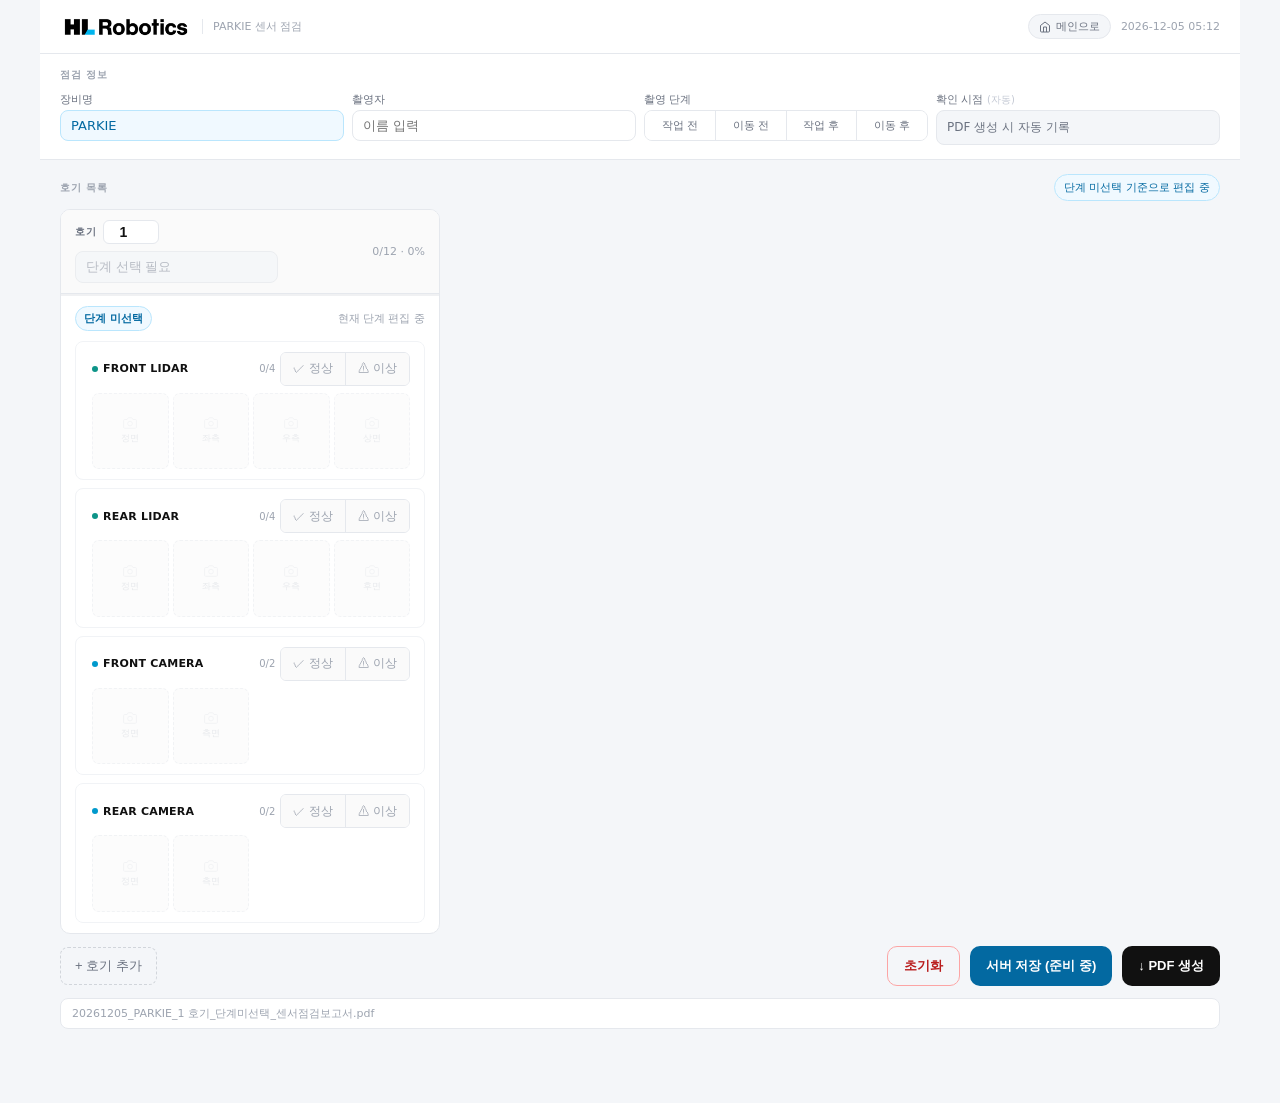
<file: apps/sensor-report/index.html>
<!DOCTYPE html>
<html lang="ko">

<head>

<meta charset="UTF-8">
<!--
 * PARKIE 센서 점검 앱
 *
 * 주요 기능
 * - 호기별 센서 점검: FRONT/REAR LIDAR, FRONT/REAR CAMERA 4개 센서를 작업 단계(작업 전/이동 전/작업 후/이동 후)별로 '정상/이상'으로 기록하고, 이상이면 내용을 메모합니다.
 * - 호기 전체 상태: 단계별로 '정상/경미한 손상/교체 필요/긴급 점검' 중 선택합니다. 센서 결과에 따라 자동으로 올라가며, 직접 고른 더 심각한 값은 덮어쓰지 않습니다.
 * - 사진 첨부: 센서별 촬영 각도에 맞춰 단계마다 LIDAR 4장, 카메라 2장을 첨부합니다.
 * - PDF 보고서 생성: 선택한 단계의 결과를 PDF로 저장합니다. (jsPDF, 저장소에 포함된 assets/vendor 파일 사용)
 * - 데이터 저장: 점검 결과는 브라우저 localStorage('parkie_sensor_v3'), 사진은 IndexedDB('parkie_sensor_photos')에 이 기기에만 저장됩니다.
 *   Supabase DB/Storage 서버 저장은 추후 연동 예정이며 현재는 비활성 상태입니다.
 * - 모바일 최적화: 현장에서 스마트폰으로 쉽게 사용할 수 있도록 반응형 웹 디자인이 적용되어 있습니다.
 *
 * 만든 사람
 * - 이름: 김지훈
 * - 이메일: hljihun98@gmail.com
 * 만든 날짜: 2026-06-06
 -->
<meta name="viewport" content="width=device-width,initial-scale=1">
<title>PARKIE 센서 점검</title>
<!-- 파비콘: HL 그룹 아이콘 (hlmando.com 제공 파일과 동일) -->
<link rel="icon" type="image/png" sizes="32x32" href="../../assets/favicon/favicon-32x32.png">
<link rel="icon" type="image/png" sizes="16x16" href="../../assets/favicon/favicon-16x16.png">
<link rel="icon" type="image/png" sizes="96x96" href="../../assets/favicon/favicon-96x96.png">
<link rel="icon" type="image/png" sizes="192x192" href="../../assets/favicon/android-icon-192x192.png">
<link rel="apple-touch-icon" sizes="180x180" href="../../assets/favicon/apple-icon-180x180.png">
<style>
/* ===============================
   전체 화면 스타일 영역
   - 앱 레이아웃, 버튼, 카드, 사진 슬롯, PDF 버튼 등의 디자인을 담당합니다.
   - 기능 동작은 아래 JavaScript 영역에서 처리합니다.
   =============================== */
*{box-sizing:border-box;margin:0;padding:0}
body{font-family:'Noto Sans KR','Malgun Gothic','Apple SD Gothic Neo','Segoe UI',system-ui,sans-serif;background:#F4F6F9;color:#111;font-size:14px}
.app{max-width:1200px;margin:0 auto;padding-bottom:3rem}
.topbar{background:#fff;border-bottom:1px solid #E5E8ED;padding:0 20px;height:54px;display:flex;align-items:center;justify-content:space-between;position:sticky;top:0;z-index:30;gap:12px}
.tb-logo{height:22px;width:auto;display:block;object-fit:contain}
.tb-home{display:flex;align-items:center;flex:none;border-radius:4px}.tb-home:focus-visible{outline:2px solid #2563EB;outline-offset:3px}
.tb-sub{font-size:11px;color:#9CA3AF;border-left:1px solid #E5E8ED;padding-left:10px;white-space:nowrap;display:inline-flex;align-items:center;gap:6px}
.tb-clock{font-size:11px;color:#9CA3AF;font-variant-numeric:tabular-nums;white-space:nowrap}
.home-btn{display:inline-flex;align-items:center;gap:5px;font-size:11px;color:#6B7280;text-decoration:none;background:#F4F6F9;border:1px solid #E5E8ED;border-radius:999px;padding:4px 10px;white-space:nowrap;transition:background .15s,color .15s}
.home-btn:hover{background:#E5E8ED;color:#374151}
/* 저장 실패 등 사용자가 반드시 알아야 하는 경고. 문제가 해결되거나 닫을 때까지 계속 표시됩니다. */
.warn-area{display:flex;flex-direction:column;gap:6px;padding:10px 20px 0}
.warn-area:empty{display:none}
.warn-item{display:flex;align-items:center;gap:8px;flex-wrap:wrap;padding:9px 12px;background:#FEF2F2;border:1px solid #FCA5A5;border-radius:8px;color:#991B1B;font-size:12px;line-height:1.5}
.warn-msg{flex:1;min-width:200px;white-space:pre-line}
.warn-btn{padding:5px 10px;min-height:32px;border:1px solid #FCA5A5;border-radius:6px;background:#fff;color:#B91C1C;font-size:12px;cursor:pointer}
.warn-btn:hover{background:#FEE2E2}
.info-panel{background:#fff;border-bottom:1px solid #E5E8ED;padding:14px 20px}
.panel-label{font-size:10px;font-weight:600;color:#9CA3AF;letter-spacing:.08em;text-transform:uppercase;margin-bottom:10px}
.info-grid{display:grid;grid-template-columns:repeat(4,1fr);gap:8px}
@media(max-width:860px){.info-grid{grid-template-columns:1fr 1fr}}
.f-lbl{font-size:11px;color:#6B7280;margin-bottom:3px}
.chip-fixed{display:flex;align-items:center;gap:5px;padding:7px 10px;background:#F0F9FF;border:1px solid #BAE6FD;border-radius:8px;font-size:13px;font-weight:500;color:#0369A1}
.chip-time{display:flex;align-items:center;gap:5px;padding:7px 10px;background:#F4F6F9;border:1px solid #E5E8ED;border-radius:8px;font-size:12px;color:#6B7280;min-height:35px}
input.fi,select.fi{width:100%;padding:7px 10px;border:1px solid #E5E8ED;border-radius:8px;font-size:13px;background:#fff;color:#111;outline:none;appearance:none;-webkit-appearance:none}
input.fi:focus,select.fi:focus{border-color:#0099CC;box-shadow:0 0 0 2px rgba(0,153,204,.1)}
select.fi:disabled{background:#F4F6F9;color:#9CA3AF}
.stage-switch{display:flex;border:1px solid #E5E8ED;border-radius:8px;overflow:hidden}
.stage-switch .tbtn{flex:1;min-width:0;padding:7px 4px;font-size:11px;cursor:pointer;border:none;background:#fff;color:#6B7280;text-align:center;-webkit-tap-highlight-color:transparent;transition:background .1s}
.stage-switch .tbtn.active{background:#EAF4FF;color:#0369A1;font-weight:600}
.stage-switch .tbtn+.tbtn{border-left:1px solid #E5E8ED}
.sec-bar{display:flex;align-items:center;justify-content:space-between;padding:14px 20px 8px;gap:10px}
.sec-title{font-size:10px;font-weight:600;color:#9CA3AF;letter-spacing:.08em;text-transform:uppercase}
.stage-badge{font-size:11px;color:#0369A1;background:#F0F9FF;border:1px solid #BAE6FD;border-radius:999px;padding:5px 9px;white-space:nowrap}
.robot-grid{display:grid;grid-template-columns:1fr;gap:10px;padding:0 20px}
@media(min-width:768px){.robot-grid{grid-template-columns:1fr 1fr}}
@media(min-width:1100px){.robot-grid{grid-template-columns:1fr 1fr 1fr}}
.rcard{background:#fff;border:1px solid #E5E8ED;border-radius:10px;overflow:hidden}
.rcard-hd{display:flex;align-items:center;justify-content:space-between;padding:10px 14px;background:#FAFAFA;border-bottom:1px solid #E5E8ED}
.hd-l{display:flex;align-items:center;gap:7px;flex-wrap:wrap}
.hd-tag{font-size:10px;font-weight:600;color:#6B7280;text-transform:uppercase;letter-spacing:.05em}
input.n-inp{width:56px;padding:3px 7px;font-size:14px;font-weight:600;border:1px solid #E5E8ED;border-radius:6px;background:#fff;color:#111;text-align:center;outline:none}
input.n-inp:focus{border-color:#0099CC}
.rstatus{width:auto;min-width:112px;padding:4px 8px;font-size:12px;line-height:1.2}
.hd-r{display:flex;align-items:center;gap:8px}
.prog-lbl{font-size:11px;color:#9CA3AF}
.del-btn{background:none;border:none;cursor:pointer;color:#D1D5DB;padding:8px;min-width:32px;min-height:32px;display:flex;align-items:center;justify-content:center;font-size:14px;line-height:1;border-radius:6px}
.del-btn:hover{color:#DC2626;background:#FEF2F2}
.prog-track{height:2px;background:#F0F1F3}
.prog-fill{height:2px;background:#0099CC;transition:width .3s}
.stage-row{padding:10px 14px;border-bottom:1px solid #F5F6F8}
.stage-row:last-child{border-bottom:none}
.stage-row-hd{display:flex;align-items:center;justify-content:space-between;gap:8px;margin-bottom:10px;flex-wrap:wrap}
.stage-name{font-size:11px;font-weight:700;color:#0369A1;background:#F0F9FF;border:1px solid #BAE6FD;border-radius:999px;padding:4px 8px}
.stage-note{font-size:11px;color:#9CA3AF}
.srow{padding:10px 14px;border:1px solid #F1F3F6;border-radius:8px;margin-bottom:8px;position:relative;padding-left:16px}
.srow:last-child{margin-bottom:0}
.stripe{position:absolute;left:0;top:0;bottom:0;width:3px;border-radius:8px 0 0 8px}
.stripe.ok{background:#059669}
.stripe.ng{background:#DC2626}
.srow-top{display:flex;align-items:center;justify-content:space-between;margin-bottom:7px;gap:4px;flex-wrap:wrap}
.s-name{display:flex;align-items:center;gap:5px;font-size:11px;font-weight:600;letter-spacing:.02em}
.dot{width:6px;height:6px;border-radius:50%;flex-shrink:0}
.dot.lidar{background:#0D9488}
.dot.camera{background:#0099CC}
.s-r{display:flex;align-items:center;gap:5px}
.s-cnt{font-size:10px;color:#9CA3AF}
.toggle{display:flex;border:1px solid #E5E8ED;border-radius:6px;overflow:hidden}
.tbtn{padding:3px 9px;font-size:11px;cursor:pointer;border:none;background:#FAFAFA;color:#9CA3AF;display:flex;align-items:center;justify-content:center;gap:3px;-webkit-tap-highlight-color:transparent}
/* 센서 정상/이상 버튼은 현장(장갑 착용)에서 누르기 쉽도록 터치 영역을 키웁니다. */
.toggle .tbtn{padding:6px 12px;min-height:32px;font-size:12px}
.tbtn+.tbtn{border-left:1px solid #E5E8ED}
.tbtn.ok{background:#ECFDF5;color:#059669;font-weight:500}
.tbtn.ng{background:#FEF2F2;color:#DC2626;font-weight:500}
.ng-memo{display:none;margin-top:6px}
.ng-memo.show{display:block}
.ng-memo-lbl{font-size:10px;color:#DC2626;margin-bottom:3px;font-weight:500}
.ng-memo textarea{width:100%;padding:6px 8px;border:1px solid #FCA5A5;border-radius:7px;font-size:11px;color:#111;background:#FEF2F2;outline:none;resize:vertical;min-height:48px;font-family:inherit;line-height:1.5}
.ng-memo textarea:focus{border-color:#DC2626}
.photo-grid{display:grid;grid-template-columns:repeat(4,1fr);gap:4px;margin-top:6px}
.pslot{position:relative;aspect-ratio:1;border:1px dashed #E5E8ED;border-radius:7px;cursor:pointer;overflow:hidden;display:flex;flex-direction:column;align-items:center;justify-content:center;background:#FAFAFA;-webkit-tap-highlight-color:transparent}
.pslot:active{opacity:.75}
.pslot-disabled{cursor:not-allowed;opacity:.5;pointer-events:none}
.pslot-loading{cursor:default;border-style:solid}
.pslot-missing{cursor:default;border-style:solid;border-color:#FCA5A5;background:#FEF2F2}
.pslot-missing .al{color:#B91C1C}
.pslot img{width:100%;height:100%;object-fit:cover;position:absolute;inset:0;border-radius:6px}
.pslot .al{font-size:9px;color:#C4C9D4;margin-top:2px}
.pslot .xb{position:absolute;top:3px;right:3px;width:24px;height:24px;border-radius:50%;background:rgba(0,0,0,.55);color:#fff;border:none;cursor:pointer;font-size:14px;display:flex;align-items:center;justify-content:center;z-index:3;padding:0;line-height:1}
.pslot .xb::before{content:'';position:absolute;inset:-6px}
.action-bar{padding:12px 20px;display:flex;gap:8px;align-items:center;flex-wrap:wrap}
.add-btn{display:flex;align-items:center;gap:5px;padding:9px 14px;border:1px dashed #D1D5DB;border-radius:8px;background:none;cursor:pointer;font-size:13px;color:#6B7280;-webkit-tap-highlight-color:transparent}
.add-btn:hover{background:#fff}
.report-actions{margin-left:auto;display:flex;gap:10px;flex-wrap:wrap;align-items:center}
.report-actions .pdf-btn.danger{margin-right:auto}
.pdf-btn{display:flex;align-items:center;gap:6px;padding:10px 16px;border-radius:10px;background:#111;border:none;cursor:pointer;font-size:13px;font-weight:600;color:#fff;-webkit-tap-highlight-color:transparent;min-height:40px;transition:background .16s}
.pdf-btn:hover{background:#333}
.pdf-btn:disabled{opacity:.6;cursor:progress}
.pdf-btn.primary{background:#111;color:#fff}
.pdf-btn.secondary{background:#0369A1;color:#fff}
.pdf-btn.secondary:hover{background:#0284C7}
.pdf-btn.danger{background:transparent;color:#B91C1C;border:1px solid #FCA5A5}
.pdf-btn.danger:hover{background:rgba(220,28,36,.08)}
@media(max-width:700px){.report-actions{flex-direction:row;align-items:center;justify-content:flex-start;gap:6px;overflow-x:auto;padding-bottom:4px}.report-actions .pdf-btn{flex:0 1 auto;min-width:0;padding:8px 10px;font-size:12px;min-height:36px}.report-actions .pdf-btn.danger{margin-right:0}}
/* iOS Safari는 글자 크기 16px 미만 입력란에 포커스하면 화면을 확대하므로 모바일에서는 16px로 맞춥니다. */
@media(max-width:700px){input.fi,select.fi,input.n-inp,.ng-memo textarea{font-size:16px}}
.fname-bar{margin:0 20px 4px;display:flex;align-items:center;gap:6px;padding:7px 11px;background:#fff;border:1px solid #E5E8ED;border-radius:8px}
.fname-txt{font-size:11px;color:#9CA3AF;flex:1;word-break:break-all}
.toast{text-align:center;font-size:12px;color:#6B7280;padding:5px 20px;min-height:22px}
/* 저장 데이터를 불러오고 변환하는 동안에는 입력을 막습니다. */
.app.booting .info-panel,.app.booting .robot-grid,.app.booting .action-bar{pointer-events:none;opacity:.55}
/* PDF를 만드는 동안에는 단계 전환·호기 추가/삭제 등 상태를 바꾸는 입력을 막습니다(생성 결과가 섞이지 않도록). */
.app.pdf-busy .info-panel,.app.pdf-busy .robot-grid,.app.pdf-busy .action-bar{pointer-events:none;opacity:.7}
@keyframes rise{from{opacity:0;transform:translateY(14px);}to{opacity:1;transform:none;}}
.app>*{animation:rise .55s cubic-bezier(.2,.75,.25,1) both;}
.app>*:nth-child(1){animation-delay:.02s}.app>*:nth-child(2){animation-delay:.07s}
.app>*:nth-child(3){animation-delay:.12s}.app>*:nth-child(4){animation-delay:.17s}
.app>*:nth-child(5){animation-delay:.22s}.app>*:nth-child(6){animation-delay:.27s}
.app>*:nth-child(n+7){animation-delay:.3s}
@media(prefers-reduced-motion:reduce){.app>*{animation:none;}}
</style>


<!-- jsPDF: 브라우저에서 PDF 파일을 생성하기 위한 외부 라이브러리 (오프라인에서도 동작하도록 저장소에 포함된 파일 사용) -->
<script src="../../assets/vendor/jspdf-2.5.1.umd.min.js"></script>
<!-- Supabase JS: DB 저장, Storage 사진 업로드를 위한 외부 라이브러리 (추후 연동 예정, 현재 비활성) -->
<!-- <script src="https://cdn.jsdelivr.net/npm/@supabase/supabase-js@2"></script>
<script>
  /* ===============================
     Supabase 연동 영역
     - Project URL / anon key로 Supabase에 연결합니다.
     - 서버 저장 버튼 클릭 시 DB와 Storage에 데이터를 저장합니다.
     =============================== */
  // Supabase 연결 설정
  // Supabase 프로젝트 주소입니다. Project Settings > API에서 확인합니다.
  const SUPABASE_URL = 'hXXXXXXXXXXXXXXXXXXXXXX추후에 넣을 예정';
  // 브라우저에서 사용하는 공개 API 키입니다. service_role 키는 절대 넣으면 안 됩니다.
  const SUPABASE_ANON_KEY = 'XXXXXXXXXXXXXXXX추후에 넣을 예정';
  // Supabase DB/Storage 요청에 사용할 클라이언트 객체입니다.
  const supabaseClient = supabase.createClient(SUPABASE_URL, SUPABASE_ANON_KEY);


  // Supabase 오류 객체를 사용자가 읽기 쉬운 문구로 정리합니다.
  function formatSupabaseError(error){
    if(!error) return '알 수 없는 오류';
    const parts = [];
    if(error.message) parts.push(error.message);
    if(error.code) parts.push('code=' + error.code);
    if(error.details) parts.push('details=' + error.details);
    if(error.hint) parts.push('hint=' + error.hint);
    if(!parts.length){
      try{ return JSON.stringify(error); }catch(e){ return String(error); }
    }
    return parts.join('\n');
  }

  // '연결 테스트' 버튼에서 실행됩니다. inspection_reports 테이블 조회가 되는지 확인합니다.
  async function testSupabaseConnection(){
    try{
      showToast('Supabase 연결 테스트 중...');
      const { data, error } = await supabaseClient
        .from('inspection_reports')
        .select('id')
        .limit(1);
      if(error) throw error;
      showToast('✓ Supabase 연결 성공');
      alert('Supabase 연결 성공!\ninspection_reports 테이블 조회가 가능합니다.');
      console.log('Supabase 연결 테스트 결과:', data);
    }catch(error){
      console.error('Supabase 연결 테스트 실패:', error);
      showToast('Supabase 연결 테스트 실패');
      alert('Supabase 연결 테스트 실패:\n' + formatSupabaseError(error));
    }
  }
  // 사진 파일을 저장할 Supabase Storage 버킷 이름입니다.
  const SUPABASE_PHOTO_BUCKET = 'inspection-photos';
  
  // Storage 파일명에 한글/공백/특수문자가 들어가지 않도록 영문·숫자·밑줄 형태로 변환합니다.
  function safeFileName(value){
    return String(value || '')
      .normalize('NFKD')
      .replace(/[^a-zA-Z0-9_-]/g, '_')
      .replace(/_+/g, '_')
      .replace(/^_+|_+$/g, '')
      .slice(0, 80) || 'file';
  }

  // 브라우저에 임시 저장된 base64 이미지(dataURL)를 Supabase에 업로드 가능한 Blob 파일로 변환합니다.
  function dataUrlToBlob(dataUrl){
    const parts = dataUrl.split(',');
    const mime = (parts[0].match(/:(.*?);/) || [])[1] || 'image/jpeg';
    const binary = atob(parts[1]);
    const len = binary.length;
    const bytes = new Uint8Array(len);
    for(let i=0; i<len; i++) bytes[i] = binary.charCodeAt(i);
    return new Blob([bytes], { type: mime });
  }

  // 사진 1장을 Supabase Storage에 업로드하고, 외부에서 볼 수 있는 public URL을 반환합니다.
  async function uploadPhotoToSupabase(reportId, robotNum, sensorName, angle, dataUrl){
    const blob = dataUrlToBlob(dataUrl);
    const filePath = `${reportId}/robot_${Number(robotNum) || 1}_${safeFileName(sensorName)}_${Date.now()}_${Math.random().toString(36).slice(2, 8)}.jpg`;

    const { error: uploadError } = await supabaseClient.storage
      .from(SUPABASE_PHOTO_BUCKET)
      .upload(filePath, blob, {
        contentType: 'image/jpeg',
        upsert: true
      });

    if(uploadError) throw uploadError;

    const { data } = supabaseClient.storage
      .from(SUPABASE_PHOTO_BUCKET)
      .getPublicUrl(filePath);

    return data.publicUrl;
  }

  // '서버 저장' 버튼에서 실행됩니다. 보고서 기본정보, 센서 결과, 사진 URL을 Supabase에 저장합니다.
  async function saveToServer() {
    const inspector = document.getElementById('photo_by').value || '';
    const statusText = robots.map(r => `${r.num}호기 ${r.status}`).join(' / ');
    let report = null;
    let step = '시작';

    try{
      showToast('서버 저장 중...');

      // 1) 보고서 기본 정보 저장
      step = '보고서 기본정보 저장';
      const reportResult = await supabaseClient
        .from('inspection_reports')
        .insert({
          device_name: 'PARKIE',
          inspector,
          stage: activeStage,
          status: statusText
        })
        .select()
        .single();

      if (reportResult.error) {
        throw new Error(`[${step}]\n${formatSupabaseError(reportResult.error)}`);
      }
      report = reportResult.data;

      // 2) 호기별 센서 상태/메모 저장
      step = '센서 결과 저장';
      const itemRows = [];
      robots.forEach(r => {
        SENSORS.forEach((sensor, si) => {
          itemRows.push({
            report_id: report.id,
            robot_num: Number(r.num) || 1,
            sensor_name: sensor.name,
            sensor_status: r.ss?.[activeStage]?.[si] || '미확인',
            memo: r.memo?.[activeStage]?.[si] || ''
          });
        });
      });

      if(itemRows.length){
        const itemResult = await supabaseClient
          .from('inspection_items')
          .insert(itemRows);
        if(itemResult.error) {
          throw new Error(`[${step}]\n${formatSupabaseError(itemResult.error)}`);
        }
      }

      // 3) 사진은 Storage에 업로드 후 URL만 DB에 저장
      step = '사진 업로드 및 URL 저장';
      const photoRows = [];
      for(const r of robots){
        for(let si=0; si<SENSORS.length; si++){
          const sensor = SENSORS[si];
          const angles = getAnglesForSensor(sensor);

          for(let ai=0; ai<angles.length; ai++){
            const angle = angles[ai];
            const key = stagePhotoKey(r.id, si, ai, activeStage);
            // 참고(연동 시 수정 필요): 사진은 이제 IndexedDB(parkie_sensor_photos)에 Blob으로 저장되고,
            // r.photos[key]에는 사진 id만 들어 있습니다. photoStore.get(id)로 Blob을 읽어 업로드하도록 바꿔야 합니다.
            const dataUrl = r.photos?.[key];
            if(!dataUrl) continue;

            let publicUrl = '';
            try{
              publicUrl = await uploadPhotoToSupabase(
                report.id,
                Number(r.num) || 1,
                sensor.name,
                angle,
                dataUrl
              );
            }catch(uploadError){
              throw new Error(`[사진 Storage 업로드]\n${formatSupabaseError(uploadError)}`);
            }

            photoRows.push({
              report_id: report.id,
              robot_num: Number(r.num) || 1,
              sensor_name: sensor.name,
              angle,
              photo_url: publicUrl
            });
          }
        }
      }

      if(photoRows.length){
        const photoResult = await supabaseClient
          .from('inspection_photos')
          .insert(photoRows);
        if(photoResult.error) {
          throw new Error(`[사진 URL DB 저장]\n${formatSupabaseError(photoResult.error)}`);
        }
      }

      showToast('✓ 서버 저장 완료');
      alert(`서버 저장 완료!\n보고서 1건 / 센서 ${itemRows.length}건 / 사진 ${photoRows.length}건 저장`);
      console.log('저장된 보고서:', report);
    }catch(error){
      console.error('서버 저장 실패:', error);
      showToast('서버 저장 실패');
      alert('서버 저장 실패\n\n실패 단계: ' + step + '\n\n' + (error.message || formatSupabaseError(error)));
    }
  }

</script> -->
<script>
  // '서버 저장' 버튼 안내입니다. Supabase 연동은 추후 예정이며, 현재는 비활성 상태라 안내 알림만 표시합니다.
  function saveToServer() {
    alert('서버 저장(Supabase 연동)은 추후 업데이트 예정이며 현재는 비활성 상태입니다.\n\n입력한 내용은 이 기기의 브라우저에만 저장됩니다. 보고서는 [PDF 생성]으로 보관해주세요.');
  }
</script>

</head>

<body>
<!-- 전체 앱을 감싸는 컨테이너. 저장 데이터를 불러오는 동안(booting)은 입력을 막습니다. -->
<div class="app booting">
  <!-- 상단 바: 로고, 제목, 현재 시간을 표시합니다. -->
  <div class="topbar">
    <div style="display:flex;align-items:center;gap:10px;overflow:hidden">
      <a class="tb-home" href="../../index.html" title="메인 포털로 이동" aria-label="HL Robotics — 메인 포털로 이동"><img class="tb-logo" id="tb-logo" src="../../logo.png" alt="HL Robotics"></a>
      <div class="tb-sub">PARKIE 센서 점검</div>
    </div>
    <div style="display:flex;align-items:center;gap:10px">
      <a class="home-btn" href="../../index.html" title="메인 포털로 이동"><svg width="12" height="12" viewBox="0 0 24 24" fill="none" stroke="currentColor" stroke-width="2"><path d="M3 9l9-7 9 7v11a2 2 0 0 1-2 2H5a2 2 0 0 1-2-2z"/><polyline points="9,22 9,12 15,12 15,22"/></svg>메인으로</a>
      <div class="tb-clock" id="clock"></div>
    </div>
  </div>

  <!-- 경고 영역: 저장 실패, 사진 저장소 문제 등 해결될 때까지 계속 보여야 하는 경고를 표시합니다. -->
  <div class="warn-area" id="warn-area" role="alert" aria-live="assertive"></div>

  <!-- 점검 정보 입력 영역: 장비명, 촬영자, 작업 단계, 확인 시점을 표시합니다. -->
  <div class="info-panel">
    <div class="panel-label">점검 정보</div>
    <div class="info-grid">
      <div>
        <div class="f-lbl">장비명</div>
        <div class="chip-fixed">PARKIE</div>
      </div>
      <div>
        <div class="f-lbl">촬영자</div>
        <input class="fi" id="photo_by" placeholder="이름 입력" oninput="scheduleSave()">
      </div>
      <div>
        <div class="f-lbl">촬영 단계</div>
        <div class="stage-switch" id="stage-switch">
          <button class="tbtn" data-stage="before">작업 전</button>
          <button class="tbtn" data-stage="move_before">이동 전</button>
          <button class="tbtn" data-stage="after">작업 후</button>
          <button class="tbtn" data-stage="move_after">이동 후</button>
        </div>
      </div>
      <div>
        <div class="f-lbl">확인 시점 <span style="font-size:10px;color:#C4C9D4">(자동)</span></div>
        <div class="chip-time" id="confirmed_at">PDF 생성 시 자동 기록</div>
      </div>
    </div>
  </div>

  <!-- 호기 목록 제목 및 현재 편집 중인 작업 단계를 보여줍니다. -->
  <div class="sec-bar">
    <span class="sec-title">호기 목록</span>
    <span class="stage-badge" id="stage-badge">작업 전 기준으로 편집 중</span>
  </div>

  <!-- JavaScript render() 함수가 호기 카드/센서 카드/사진 슬롯을 이 영역에 동적으로 그립니다. -->
  <div class="robot-grid" id="robots"></div>

  <!-- 하단 작업 버튼 영역: 호기 추가, PDF 생성, 서버 저장(준비 중), 초기화 버튼이 있습니다. -->
  <div class="action-bar">
    <!-- 새 호기 카드를 추가합니다. -->
    <button class="add-btn" onclick="addRobot()">+ 호기 추가</button>
    <div class="report-actions">
      <!-- 작성 중인 데이터와 사진을 모두 지우고 처음 상태로 되돌립니다. -->
      <button class="pdf-btn danger" onclick="resetAll()">초기화</button>
      <!-- 서버 저장(Supabase)은 추후 연동 예정입니다. 현재는 안내 알림만 표시합니다. -->
      <button class="pdf-btn secondary" onclick="saveToServer()" title="추후 연동 예정 (현재 비활성)">서버 저장 (준비 중)</button>
      <!-- 현재 입력된 내용을 PDF로 저장합니다. -->
      <button class="pdf-btn primary" id="pdf-btn" onclick="generatePDF()">↓ PDF 생성</button>
    </div>
  </div>

  <!-- 생성될 PDF 파일명을 미리 보여주는 영역입니다. -->
  <div class="fname-bar">
    <span class="fname-txt" id="fname-text">파일명 미리보기</span>
  </div>
  <!-- 저장 중, PDF 생성 완료 같은 간단한 상태 메시지를 표시합니다. -->
  <div class="toast" id="toast"></div>
</div>

<script>
/* ===============================
   앱 데이터/화면/PDF 생성 영역
   - 센서 목록, 단계 목록, 호기 데이터 관리
   - 저장: 점검 상태는 localStorage, 사진은 IndexedDB (예전 형식 데이터 자동 변환)
   - 화면 렌더링, 사진 첨부, PDF 생성, 초기화
   =============================== */

// 점검 대상 센서 목록입니다. 화면과 PDF, 서버 저장에 공통으로 사용됩니다.
const SENSORS = [
  {name:'FRONT LIDAR', type:'lidar'},
  {name:'REAR LIDAR',  type:'lidar'},
  {name:'FRONT CAMERA',type:'camera'},
  {name:'REAR CAMERA', type:'camera'}
];
// 기본 사진 촬영 각도입니다. 센서 종류에 따라 getAnglesForSensor()에서 일부 다르게 적용합니다.
const ANGLES = ['정면','좌측','우측','후면'];
// 센서 종류별로 필요한 사진 각도를 반환합니다. 카메라는 2장, LIDAR는 4장을 사용합니다.
function getAnglesForSensor(sensor){
  if(sensor && sensor.type === 'camera') return ['정면','측면'];
  if(sensor && String(sensor.name||'').toUpperCase() === 'FRONT LIDAR') return ['정면','좌측','우측','상면'];
  return ANGLES;
}
// 작업 단계 목록입니다. 사용자가 선택한 단계별로 정상/이상/사진/전체 상태가 따로 저장됩니다.
const STAGES = [
  {key:'before',      label:'작업 전'},
  {key:'move_before', label:'이동 전'},
  {key:'after',       label:'작업 후'},
  {key:'move_after',  label:'이동 후'}
];
// 단계 key 목록입니다. 'move_before'처럼 '_'가 들어 있으므로 사진 key를 '_'로 단순 분리하면 안 됩니다.
const STAGE_KEYS = STAGES.map(s=>s.key);
// 브라우저 localStorage에 점검 상태(사진 제외)를 저장하는 키입니다. 포털 데이터 관리와 공유하므로 이름을 유지합니다.
const STORAGE_KEY = 'parkie_sensor_v3';
// 저장 데이터 형식 버전입니다(키 이름의 v3과 별개). 형식이 바뀌면 올리고 applyStoredState()에서 변환합니다.
//  - 없음: 사진(base64)을 localStorage에 직접 저장하던 형식, 전체 상태가 호기당 1개
//  - 4: 사진은 IndexedDB, localStorage에는 사진 id만 저장. 전체 상태는 단계별
const SCHEMA_VERSION = 4;
// 저장 데이터가 손상되어 읽을 수 없을 때 원본을 보존하는 백업 키입니다.
const BACKUP_KEY = 'parkie_sensor_v3_corrupt_backup';
// 사진 원본(JPEG Blob)을 저장하는 IndexedDB 이름/저장소입니다. 포털 데이터 관리가 크기 합산·삭제에 사용합니다.
const PHOTO_DB_NAME = 'parkie_sensor_photos';
const PHOTO_DB_VERSION = 1;
const PHOTO_STORE = 'photos';
// 사진 id 형식입니다. p_: 새로 첨부한 사진, m_: 예전 localStorage(base64)에서 옮겨온 사진
const PHOTO_ID_RE = /^[pm]_[a-z0-9_]{4,64}$/;
// 화면/PDF에 그대로 넣어도 안전한 이미지 dataURL 형식입니다. (그 외 값은 사진으로 쓰지 않음)
const SAFE_DATA_IMAGE_RE = /^data:image\/(?:jpeg|jpg|png|webp|gif);base64,[A-Za-z0-9+/]+={0,2}$/;
// 호기 전체 평가에서 선택 가능한 상태값과 심각도(자동 설정은 심각도를 올리기만 합니다)입니다.
const STATUS_OPTIONS = ['정상','경미한 손상','교체 필요','긴급 점검'];
const STATUS_SEVERITY = {'':0,'정상':1,'경미한 손상':2,'교체 필요':3,'긴급 점검':4};
// PDF와 상단바에 표시할 HL Robotics 로고 경로입니다.
const LOGO_SRC = '../../logo.png';
// PDF에 글자를 이미지로 그릴 때 사용할 폰트 후보입니다.
const PDF_FONT = "'Noto Sans KR','Malgun Gothic','Apple SD Gothic Neo',Arial,sans-serif";
// PDF mm 단위를 브라우저 px 단위로 변환하기 위한 비율입니다.
const MM_TO_PX = 96 / 25.4;
// 사진 첨부 시 저장 해상도(긴 변 px)와 JPEG 품질입니다.
const PHOTO_MAX_PX = 1600, PHOTO_QUALITY = 0.8;
// PDF에 넣기 전 다운샘플할 해상도(긴 변 px)와 품질입니다. 사진 칸(약 29mm)에 충분한 해상도입니다.
const PDF_PHOTO_MAX_PX = 800, PDF_PHOTO_QUALITY = 0.82;
// 텍스트 입력(촬영자, 메모)은 이 시간(ms) 동안 입력이 멈추면 저장합니다.
const SAVE_DEBOUNCE_MS = 400;
// PDF 표 레이아웃(mm)입니다.
const PDF_M = 14;
const PDF_COL = {no:12, name:26, status:20, photo:31};
const PDF_TABLE_W = PDF_COL.no + PDF_COL.name + PDF_COL.status + PDF_COL.photo*4;   // 182mm
const PDF_TITLE_H = 6.5, PDF_HEAD_H = 5.5, PDF_ROW_H = 26;
const PDF_SECTION_H = PDF_TITLE_H + PDF_HEAD_H + SENSORS.length * PDF_ROW_H;
const PDF_BOTTOM = 280;   // 이 아래는 바닥글 영역입니다.
// jsPDF 파일을 불러오지 못했을 때의 안내 문구입니다.
const JSPDF_MISSING_MSG = 'PDF 라이브러리(jsPDF)를 불러오지 못해 PDF를 생성할 수 없습니다.\n\n확인할 점:\n- 포털 폴더 구조가 그대로인지 (assets/vendor/jspdf-2.5.1.umd.min.js 파일 필요)\n- 이 페이지를 포털의 apps/sensor-report/ 위치에서 열었는지\n\n입력한 내용은 이 기기에 저장되어 있으니, 문제를 해결한 뒤 다시 시도하세요.';

// 현재 화면에서 편집 중인 호기 데이터, 마지막 호기 ID, 현재 작업 단계입니다.
let robots = [], rid = 0, activeStage = '';
// 단계별 마지막 PDF 생성(확인) 시각입니다. 예: {before:'2026-10-18 14:30'}
let confirmedAt = {};
// 토스트 메시지 / 지연 저장 타이머입니다.
let toastTimer = null, saveTimer = null;
// 로고 이미지를 한 번만 불러오도록 Promise를 재사용합니다.
let logoImagePromise = null;
// 저장 데이터 불러오기/변환이 끝났는지 여부입니다.
let appReady = false;
// PDF 생성 중 여부입니다. 중복 실행을 막고, 생성 중에는 상태를 바꾸는 조작을 막습니다(setPdfLock).
let pdfBusy = false;
// 자동 저장을 멈춰야 하는 사유(손상 원본 보호, 다른 창에서 데이터 삭제 등)입니다. 빈 문자열이면 저장 가능합니다.
let saveBlockedReason = '';

/* ── 경고 표시 (사라지지 않는 경고) ── */
// key별 경고 목록입니다. 토스트와 달리 해결되거나 사용자가 닫을 때까지 계속 표시됩니다.
const warnings = new Map();
function setWarning(key, msg, actions){ warnings.set(key, {msg, actions: actions || []}); renderWarnings(); }
function clearWarning(key){ if(warnings.delete(key)) renderWarnings(); }
function dismissAction(key){ return {label:'닫기', fn:()=>clearWarning(key)}; }
function renderWarnings(){
  const box = document.getElementById('warn-area');
  if(!box) return;
  box.textContent = '';
  for(const w of warnings.values()){
    const item = document.createElement('div');
    item.className = 'warn-item';
    const txt = document.createElement('span');
    txt.className = 'warn-msg';
    txt.textContent = '⚠ ' + w.msg;
    item.appendChild(txt);
    for(const a of w.actions){
      const b = document.createElement('button');
      b.type = 'button'; b.className = 'warn-btn'; b.textContent = a.label;
      b.addEventListener('click', a.fn);
      item.appendChild(b);
    }
    box.appendChild(item);
  }
}
// 자동 저장을 멈춥니다. 지운 데이터가 되살아나거나 손상 원본이 덮어써지는 것을 막기 위해 사용합니다.
function blockSaving(reason, msg, actions){
  saveBlockedReason = reason;
  if(saveTimer){ clearTimeout(saveTimer); saveTimer = null; }
  setWarning('blocked', msg, actions || [{label:'새로고침', fn:()=>location.reload()}]);
}
function isQuotaError(e){
  return !!e && (e.name === 'QuotaExceededError' || e.name === 'NS_ERROR_DOM_QUOTA_REACHED' || e.code === 22 || e.code === 1014);
}
function errText(e){ return (e && (e.message || e.name)) || String(e); }

/* ── 공통 유틸 ── */
// 숫자를 두 자리 문자열로 맞춥니다. 예: 7 -> 07
function pad(n){ return String(n).padStart(2,'0'); }
// 현재 날짜와 시간을 'YYYY-MM-DD HH:mm' 형식으로 반환합니다.
function getNow(){ const d=new Date(); return d.getFullYear()+'-'+pad(d.getMonth()+1)+'-'+pad(d.getDate())+' '+pad(d.getHours())+':'+pad(d.getMinutes()); }
// PDF 파일명에 사용할 현재 날짜를 'YYYYMMDD' 형식으로 반환합니다.
function getDate(){ const d=new Date(); return d.getFullYear()+pad(d.getMonth()+1)+pad(d.getDate()); }
// 상단 우측 시계를 현재 시간으로 갱신합니다. 1초마다 실행됩니다.
function updateClock(){ document.getElementById('clock').textContent=getNow(); }
// 작업 단계 key(before 등)를 화면 표시용 한글 라벨로 바꿉니다.
function stageLabel(k){
  if(!k) return '단계 미선택';
  return (STAGES.find(s=>s.key===k)||{label:k}).label;
}
// 사용자 입력/저장 데이터를 HTML에 안전하게 넣기 위해 특수문자를 치환합니다. (작은따옴표 포함)
function escHtml(v){ return String(v??'').replace(/&/g,'&amp;').replace(/</g,'&lt;').replace(/>/g,'&gt;').replace(/"/g,'&quot;').replace(/'/g,'&#39;'); }
function isSafeDataImage(v){ return typeof v === 'string' && SAFE_DATA_IMAGE_RE.test(v); }
// <img src>에 넣을 수 있는 값인지 검사합니다. data:image/ 또는 blob: 만 허용합니다.
function isSafePhotoSrc(v){ return isSafeDataImage(v) || (typeof v === 'string' && /^blob:[^\s"'<>]+$/.test(v)); }
// 이미지 파일/URL을 Image 객체로 불러옵니다.
function loadImageElement(src){
  return new Promise((resolve, reject) => {
    const img = new Image();
    img.onload = () => resolve(img);
    img.onerror = () => reject(new Error('이미지 로드 실패'));
    img.src = src;
  });
}
// dataURL(base64)을 Blob으로 변환합니다. 예전 형식 사진을 IndexedDB로 옮길 때 사용합니다.
function photoDataUrlToBlob(dataUrl){
  const m = /^data:([^;,]+);base64,(.*)$/.exec(String(dataUrl||''));
  if(!m) return null;
  const bin = atob(m[2]);
  const bytes = new Uint8Array(bin.length);
  for(let i=0;i<bin.length;i++) bytes[i] = bin.charCodeAt(i);
  return new Blob([bytes], {type:m[1]});
}
function blobToDataUrl(blob){
  return new Promise((resolve, reject) => {
    const fr = new FileReader();
    fr.onload = () => resolve(fr.result);
    fr.onerror = () => reject(fr.error);
    fr.readAsDataURL(blob);
  });
}
// 문자열 해시입니다. 예전 사진을 옮길 때 같은 사진은 같은 id가 되도록(중복 저장·재시도 시 중복 방지) 사용합니다.
function hashString(s){
  let h1 = 0x811c9dc5, h2 = 5381;
  for(let i=0;i<s.length;i++){
    const c = s.charCodeAt(i);
    h1 = Math.imul(h1 ^ c, 16777619);
    h2 = (Math.imul(h2, 33) + c) | 0;
  }
  return (h1>>>0).toString(36) + (h2>>>0).toString(36);
}
function newPhotoId(){ return 'p_' + Date.now().toString(36) + '_' + Math.random().toString(36).slice(2,10).padEnd(4,'0'); }
function migratedPhotoId(dataUrl){ return 'm_' + hashString(dataUrl) + '_' + dataUrl.length.toString(36); }
// 텍스트를 파일로 내려받습니다. (손상된 저장 데이터 원본 보관용)
function downloadText(text, filename){
  const url = URL.createObjectURL(new Blob([text], {type:'application/json'}));
  const a = document.createElement('a');
  a.href = url; a.download = filename; a.style.display = 'none';
  document.body.appendChild(a); a.click(); a.remove();
  setTimeout(() => URL.revokeObjectURL(url), 1000);
}

/* ── 사진 저장소 (IndexedDB) ──
   DB 'parkie_sensor_photos' / store 'photos' / key: 사진 id / 값: JPEG Blob (Blob 저장이 안 되는 브라우저는 dataURL 문자열)
   IndexedDB를 쓸 수 없으면 사진을 메모리에만 보관하고 경고를 계속 표시합니다. */
let photoDbPromise = null;
let photoMemoryMode = false;
const memoryPhotos = new Map();

function openPhotoDb(){
  if(photoDbPromise) return photoDbPromise;
  const p = new Promise((resolve, reject) => {
    if(!window.indexedDB){ reject(new Error('이 브라우저는 IndexedDB를 지원하지 않습니다.')); return; }
    let req;
    try{ req = indexedDB.open(PHOTO_DB_NAME, PHOTO_DB_VERSION); }catch(e){ reject(e); return; }
    req.onupgradeneeded = () => {
      const db = req.result;
      if(!db.objectStoreNames.contains(PHOTO_STORE)) db.createObjectStore(PHOTO_STORE);
    };
    req.onsuccess = () => {
      const db = req.result;
      // 포털 데이터 관리 등 다른 창에서 DB를 삭제(또는 버전 변경)하려 하면 연결을 닫아 막지 않도록 합니다.
      db.onversionchange = () => {
        db.close();
        photoDbPromise = null;
        blockSaving('다른 창에서 사진 저장소가 삭제·변경됨',
          '다른 창(포털 데이터 관리 등)에서 이 앱의 사진 저장소가 삭제되었거나 변경되었습니다. 지운 데이터가 되살아나지 않도록 자동 저장을 멈췄습니다. 페이지를 새로고침해주세요.');
      };
      resolve(db);
    };
    req.onerror = () => reject(req.error || new Error('IndexedDB 열기 실패'));
  });
  photoDbPromise = p;
  p.catch(() => { if(photoDbPromise === p) photoDbPromise = null; });
  return p;
}
// 사진 저장소 트랜잭션 공통 함수입니다. 트랜잭션이 완료(commit)된 뒤에 결과를 돌려줍니다.
function photoTx(mode, work){
  return openPhotoDb().then(db => new Promise((resolve, reject) => {
    const tx = db.transaction(PHOTO_STORE, mode);
    const out = {};
    tx.oncomplete = () => resolve(out.result);
    tx.onerror = () => reject(tx.error || new Error('IndexedDB 오류'));
    tx.onabort = () => reject(tx.error || new Error('IndexedDB 작업 중단'));
    work(tx.objectStore(PHOTO_STORE), out);
  }));
}
const photoStore = {
  async put(id, blob){
    if(photoMemoryMode){ memoryPhotos.set(id, blob); return; }
    try{
      await photoTx('readwrite', st => { st.put(blob, id); });
    }catch(e){
      // 일부 브라우저는 Blob 저장을 지원하지 않으므로 dataURL 문자열로 다시 시도합니다.
      if(e && e.name === 'DataCloneError'){
        const dataUrl = await blobToDataUrl(blob);
        await photoTx('readwrite', st => { st.put(dataUrl, id); });
      } else throw e;
    }
  },
  async getMany(ids){
    const out = new Map();
    if(photoMemoryMode){ for(const id of ids) if(memoryPhotos.has(id)) out.set(id, memoryPhotos.get(id)); return out; }
    await photoTx('readonly', st => {
      for(const id of ids){
        const req = st.get(id);
        req.onsuccess = () => { if(req.result != null) out.set(id, req.result); };
      }
    });
    // dataURL 문자열로 저장된 값은 Blob으로 통일합니다.
    for(const [id, v] of out){
      if(v instanceof Blob) continue;
      const b = isSafeDataImage(v) ? photoDataUrlToBlob(v) : null;
      if(b) out.set(id, b); else out.delete(id);
    }
    return out;
  },
  async get(id){ return (await this.getMany([id])).get(id) || null; },
  async del(ids){
    if(!ids.length) return;
    if(photoMemoryMode){ ids.forEach(id => memoryPhotos.delete(id)); return; }
    await photoTx('readwrite', st => { ids.forEach(id => st.delete(id)); });
  },
  async keys(){
    if(photoMemoryMode) return [...memoryPhotos.keys()];
    return photoTx('readonly', (st, out) => { const req = st.getAllKeys(); req.onsuccess = () => { out.result = req.result; }; });
  },
  async clear(){
    if(photoMemoryMode){ memoryPhotos.clear(); return; }
    await photoTx('readwrite', st => { st.clear(); });
  }
};

/* ── 사진 표시용 objectURL 캐시 ──
   render()마다 수백 KB짜리 dataURL을 다시 만들지 않도록 사진 id별 blob: URL을 재사용합니다. */
const photoUrlCache = new Map();     // 사진 id -> blob: URL
const photoLoadFailed = new Set();   // 사진 저장소에서 찾지 못한 사진 id
function cachePhotoBlob(id, blob){
  revokePhotoUrl(id);
  photoUrlCache.set(id, URL.createObjectURL(blob));
  photoLoadFailed.delete(id);
}
function revokePhotoUrl(id){
  const u = photoUrlCache.get(id);
  if(u){ URL.revokeObjectURL(u); photoUrlCache.delete(id); }
}
// 사진 참조(id 또는 변환 실패로 남은 dataURL)를 <img src>에 넣을 값으로 바꿉니다. 안전하지 않은 값은 ''.
function photoSrc(ref){
  if(!ref) return '';
  if(PHOTO_ID_RE.test(ref)){ const u = photoUrlCache.get(ref); return isSafePhotoSrc(u) ? u : ''; }
  return isSafeDataImage(ref) ? ref : '';
}
function collectPhotoRefs(){
  const refs = new Set();
  for(const r of robots) for(const v of Object.values(r.photos || {})) if(v) refs.add(v);
  return refs;
}
function isPhotoReferenced(ref){ return robots.some(r => Object.values(r.photos).includes(ref)); }
// 더 이상 어떤 칸에서도 참조하지 않는 사진을 사진 저장소에서 지웁니다. (실패해도 다음 실행 때 정리됨)
async function releasePhotos(refs){
  const ids = [...new Set(refs)].filter(ref => typeof ref === 'string' && PHOTO_ID_RE.test(ref) && !isPhotoReferenced(ref));
  ids.forEach(revokePhotoUrl);
  if(!ids.length) return;
  try{ await photoStore.del(ids); }catch(e){ console.warn('사진 삭제 실패(다음 실행 때 정리됩니다)', e); }
}

/* ── 데이터 구조 ── */
// 사진을 robots 데이터 안에 저장할 때 사용하는 고유 key를 만듭니다. 형식: 호기id_센서번호_각도번호_단계key
function stagePhotoKey(rid,si,ai,stage){ return rid+'_'+si+'_'+ai+'_'+stage; }
// 사진 key를 해석합니다. 단계 key에 '_'가 들어 있으므로(move_before) 앞의 숫자 3개 뒤 나머지 전체를 단계 key로 봅니다.
// 단계가 없는 예전 key(호기_센서_각도)는 stage:null로 돌려줍니다. 해석할 수 없으면 null.
function parsePhotoKey(key){
  const m = /^(\d+)_(\d+)_(\d+)(?:_(.+))?$/.exec(String(key));
  if(!m) return null;
  const stage = m[4] === undefined ? null : m[4];
  if(stage !== null && !STAGE_KEYS.includes(stage)) return null;
  return {rid:Number(m[1]), si:Number(m[2]), ai:Number(m[3]), stage};
}
// 모든 작업 단계에 대해 센서 수만큼 기본값 배열을 만듭니다. 정상/이상, 메모 초기화에 사용합니다.
function emptyStageMap(val){ return STAGES.reduce((o,s)=>{ o[s.key]=SENSORS.map(()=>val); return o; },{}); }
// 단계별 값 하나씩을 가진 객체를 만듭니다. 전체 상태(status) 등에 사용합니다.
function stageValueMap(val){ return STAGES.reduce((o,s)=>{ o[s.key]=val; return o; },{}); }
// 새 호기 객체를 생성합니다. status/statusAuto는 단계별 전체 상태와 '자동 설정 여부'입니다.
function makeRobot(num,id){ return {id,num,status:stageValueMap(''),statusAuto:stageValueMap(false),photos:{},ss:emptyStageMap(null),memo:emptyStageMap('')}; }
// 누락된 단계/센서 배열이 있으면 보정합니다.
function ensureBuckets(r){
  if(!r.ss||typeof r.ss!=='object') r.ss=emptyStageMap(null);
  if(!r.memo||typeof r.memo!=='object') r.memo=emptyStageMap('');
  if(!r.status||typeof r.status!=='object') r.status=stageValueMap('');
  if(!r.statusAuto||typeof r.statusAuto!=='object') r.statusAuto=stageValueMap(false);
  if(!r.photos||typeof r.photos!=='object') r.photos={};
  for(const s of STAGES){
    if(!Array.isArray(r.ss[s.key])) r.ss[s.key]=SENSORS.map(()=>null);
    if(!Array.isArray(r.memo[s.key])) r.memo[s.key]=SENSORS.map(()=>'');
    while(r.ss[s.key].length<SENSORS.length) r.ss[s.key].push(null);
    while(r.memo[s.key].length<SENSORS.length) r.memo[s.key].push('');
    if(typeof r.status[s.key]!=='string') r.status[s.key]='';
    if(typeof r.statusAuto[s.key]!=='boolean') r.statusAuto[s.key]=false;
  }
}
// 저장된 사진 값이 쓸 수 있는 참조인지 검사합니다. 사진 id 또는 (아직 옮기지 못한) 이미지 dataURL만 허용합니다.
function normalizePhotoRef(val){
  if(typeof val !== 'string') return null;
  if(PHOTO_ID_RE.test(val) || isSafeDataImage(val)) return val;
  return null;
}
// localStorage에 저장된 과거/현재 형식의 호기 데이터를 현재 구조로 변환합니다.
// id: 중복 없이 확정된 호기 id. 사진 key도 이 id로 다시 만듭니다.
function normalizeRobot(r, id, legacyStatus, stats){
  const out = makeRobot(Number(r.num)||1, id);
  // 전체 상태: 예전에는 호기당 1개(문자열) → 모든 단계에 같은 값으로 옮깁니다. 미선택('')은 그대로 둡니다.
  for(const s of STAGE_KEYS){
    let v;
    if(r.status && typeof r.status === 'object') v = r.status[s];
    else v = ('status' in r) ? r.status : legacyStatus;
    out.status[s] = STATUS_OPTIONS.includes(v) ? v : '';
    out.statusAuto[s] = !!(r.statusAuto && typeof r.statusAuto === 'object' && r.statusAuto[s] === true && out.status[s]);
  }
  if(typeof r.status === 'string' || !('status' in r)) stats.changed = true;
  // 사진: 단계가 있는 key를 먼저 반영하고, 단계가 없던 예전 key는 비어 있는 단계에만 같은 참조로 연결합니다(사진 복제 없음).
  const legacy = [];
  const entries = (r.photos && typeof r.photos === 'object') ? Object.entries(r.photos) : [];
  for(const [key, val] of entries){
    if(!val) continue;
    const p = parsePhotoKey(key);
    const ref = normalizePhotoRef(val);
    if(!p || !ref){ stats.dropped++; stats.changed = true; continue; }
    if(p.stage === null){ legacy.push([p, ref]); continue; }
    const nk = stagePhotoKey(id, p.si, p.ai, p.stage);
    if(nk !== key) stats.changed = true;
    out.photos[nk] = ref;
  }
  for(const [p, ref] of legacy){
    stats.changed = true;
    for(const s of STAGE_KEYS){
      const nk = stagePhotoKey(id, p.si, p.ai, s);
      if(!out.photos[nk]) out.photos[nk] = ref;
    }
  }
  const okNg = v => (v === 'ok' || v === 'ng') ? v : null;
  const str = v => typeof v === 'string' ? v : '';
  if(r.ss){
    if(Array.isArray(r.ss)){
      const base = SENSORS.map((_,i)=>okNg(r.ss[i]));
      for(const s of STAGES) out.ss[s.key]=[...base];
      stats.changed = true;
    } else {
      for(const s of STAGES){
        const arr = Array.isArray(r.ss[s.key]) ? r.ss[s.key] : [];
        out.ss[s.key] = SENSORS.map((_,i)=>okNg(arr[i]));
      }
    }
  }
  if(r.memo){
    if(Array.isArray(r.memo)){
      const base = SENSORS.map((_,i)=>str(r.memo[i]));
      for(const s of STAGES) out.memo[s.key]=[...base];
      stats.changed = true;
    } else {
      for(const s of STAGES){
        const arr = Array.isArray(r.memo[s.key]) ? r.memo[s.key] : [];
        out.memo[s.key]=SENSORS.map((_,i)=>str(arr[i]));
      }
    }
  }
  ensureBuckets(out);
  return out;
}

/* ── 저장 / 불러오기 ── */
function serializeState(){
  return {
    schema: SCHEMA_VERSION,
    robots: robots.map(r => ({id:r.id, num:r.num, status:r.status, statusAuto:r.statusAuto, photos:r.photos, ss:r.ss, memo:r.memo})),
    rid, activeStage,
    photo_by: document.getElementById('photo_by').value,
    confirmedAt
  };
}
// 현재 작성 중인 데이터(사진 제외, 사진은 id만)를 localStorage에 저장합니다. 실패하면 경고를 계속 표시합니다.
function saveState(){
  if(saveTimer){ clearTimeout(saveTimer); saveTimer = null; }
  if(saveBlockedReason) return false;
  try{
    localStorage.setItem(STORAGE_KEY, JSON.stringify(serializeState()));
    clearWarning('state');
    return true;
  }catch(e){
    console.error('저장 실패', e);
    setWarning('state', isQuotaError(e)
      ? '저장 공간이 부족해 입력 내용을 저장하지 못했습니다. 지금 새로고침하거나 창을 닫으면 마지막 저장 이후 내용이 사라집니다. PDF를 먼저 생성해 두고, 포털 → 데이터 관리에서 다른 앱 데이터를 정리해주세요.'
      : '입력 내용을 저장하지 못했습니다 (' + errText(e) + '). 지금 새로고침하거나 창을 닫으면 마지막 저장 이후 내용이 사라집니다.');
    return false;
  }
}
// 텍스트 입력처럼 자주 바뀌는 값은 입력이 잠시 멈춘 뒤 저장합니다.
function scheduleSave(){
  if(saveTimer) clearTimeout(saveTimer);
  saveTimer = setTimeout(saveState, SAVE_DEBOUNCE_MS);
}
// 지연 중인 저장이 있으면 즉시 저장합니다. (화면 전환·창 닫기·PDF 생성 전)
function flushSave(){ if(saveTimer) saveState(); }

// localStorage에서 저장 데이터를 읽습니다. 결과: empty(없음) / ok / corrupt(파싱 불가) / unavailable(저장소 사용 불가)
function readStoredState(){
  let raw;
  try{ raw = localStorage.getItem(STORAGE_KEY); }catch(e){ return {status:'unavailable', error:e}; }
  if(!raw) return {status:'empty'};
  try{
    const d = JSON.parse(raw);
    if(!d || typeof d !== 'object' || Array.isArray(d)) throw new Error('저장 데이터 형식 오류');
    return {status:'ok', data:d, raw};
  }catch(e){ return {status:'corrupt', raw, error:e}; }
}
// 읽은 저장 데이터를 현재 형식으로 변환해 화면 상태에 반영합니다. 변환이 일어났는지(stats.changed) 돌려줍니다.
function applyStoredState(d){
  const stats = {changed: d.schema !== SCHEMA_VERSION, dropped: 0};
  const legacyStatus = STATUS_OPTIONS.includes(d.category) ? d.category : '';
  const list = Array.isArray(d.robots) ? d.robots.filter(r => r && typeof r === 'object') : [];
  // 호기 id가 없거나 중복이면 새 id를 부여합니다(사진 key가 섞이지 않도록).
  let maxId = list.reduce((m,r)=>{ const n = Number(r.id); return (Number.isInteger(n) && n > 0) ? Math.max(m,n) : m; }, 0);
  const used = new Set();
  robots = list.map(r => {
    let id = Number(r.id);
    if(!Number.isInteger(id) || id <= 0 || used.has(id)){ id = ++maxId; stats.changed = true; }
    used.add(id);
    return normalizeRobot(r, id, legacyStatus, stats);
  });
  rid = Math.max(Number(d.rid) || 0, maxId);
  document.getElementById('photo_by').value = typeof d.photo_by === 'string' ? d.photo_by : '';
  activeStage = STAGE_KEYS.includes(d.activeStage) ? d.activeStage : '';
  confirmedAt = {};
  if(d.confirmedAt && typeof d.confirmedAt === 'object'){
    for(const s of STAGE_KEYS) if(typeof d.confirmedAt[s] === 'string') confirmedAt[s] = d.confirmedAt[s];
  }
  if(!robots.length) robots = [makeRobot(1, ++rid)];
  return stats;
}
// 처음 상태(호기 1개)로 메모리 상태를 되돌립니다.
function resetMemoryState(){
  robots = [makeRobot(1,1)];
  rid = 1;
  activeStage = '';
  confirmedAt = {};
  document.getElementById('photo_by').value = '';
}
// 파싱할 수 없는 저장 데이터: 원본을 백업 키에 보존하고 알립니다. 백업할 공간도 없으면 원본 보호를 위해 자동 저장을 멈춥니다.
function handleCorruptState(raw, error){
  console.error('저장 데이터 손상', error);
  const fname = 'parkie_sensor_v3_손상데이터_' + getDate() + '.json';
  const downloadAction = {label:'원본 내려받기', fn:()=>downloadText(raw, fname)};
  let backedUp = false;
  try{ localStorage.setItem(BACKUP_KEY, raw); backedUp = true; }catch(e){ console.error('손상 데이터 백업 실패', e); }
  if(backedUp){
    setWarning('corrupt', "저장 데이터가 손상되어 읽을 수 없어 새로 시작합니다. 원본은 localStorage '" + BACKUP_KEY + "'에 보존했습니다.", [downloadAction, dismissAction('corrupt')]);
  } else {
    blockSaving('손상된 저장 데이터 보호',
      '저장 데이터가 손상되어 읽을 수 없고, 백업할 공간도 부족합니다. 원본을 지키기 위해 자동 저장을 멈췄습니다. [원본 내려받기] 후 [새로 시작]을 누르세요.',
      [downloadAction, {label:'새로 시작', fn:()=>{
        if(!confirm('손상된 원본 데이터를 덮어쓰고 새로 시작합니다. 계속하시겠습니까?')) return;
        saveBlockedReason = '';
        clearWarning('blocked');
        saveState();
      }}]);
  }
}
// 예전 형식(localStorage에 base64로 저장된) 사진을 IndexedDB로 옮깁니다.
// 같은 사진(예전 버전이 단계별로 복제해 둔 것 포함)은 한 번만 저장하고 같은 id를 공유합니다. 실패한 사진은 원본(base64)을 그대로 둡니다.
async function migrateInlinePhotos(){
  const done = new Map();   // dataURL -> 사진 id (실패 시 null)
  let moved = 0, failed = 0;
  for(const r of robots){
    for(const [key, ref] of Object.entries(r.photos)){
      if(!isSafeDataImage(ref)) continue;
      let id = done.get(ref);
      if(id === undefined){
        id = migratedPhotoId(ref);
        try{
          const blob = photoDataUrlToBlob(ref);
          if(!blob) throw new Error('사진 변환 실패');
          await photoStore.put(id, blob);
          cachePhotoBlob(id, blob);
          moved++;
        }catch(e){
          console.warn('사진 이동 실패(원본 유지)', e);
          id = null; failed++;
        }
        done.set(ref, id);
      }
      if(id) r.photos[key] = id;
    }
  }
  return {moved, failed};
}
// 저장된 사진 id들의 표시용 URL을 미리 만듭니다.
async function preloadPhotoUrls(){
  const ids = [...collectPhotoRefs()].filter(ref => PHOTO_ID_RE.test(ref) && !photoUrlCache.has(ref));
  if(!ids.length) return;
  try{
    const found = await photoStore.getMany(ids);
    for(const id of ids){
      const b = found.get(id);
      if(b) cachePhotoBlob(id, b); else photoLoadFailed.add(id);
    }
  }catch(e){
    console.error('사진 불러오기 실패', e);
    ids.forEach(id => photoLoadFailed.add(id));
  }
  if(photoLoadFailed.size){
    setWarning('photo-missing', '저장된 사진 ' + photoLoadFailed.size + '장을 사진 저장소에서 불러오지 못했습니다(브라우저 데이터 삭제 등). 해당 칸은 \'불러오기 실패\'로 표시되며, 삭제 후 다시 첨부할 수 있습니다.', [dismissAction('photo-missing')]);
  }
}
/* ── 다른 탭 확인 (Web Locks) ──
   이 앱이 열려 있는 동안 공유 잠금을 쥐고 있습니다. 잠금을 쥔 탭이 둘 이상이면 다른 탭이 열려 있는 것이므로 사진 정리를 건너뜁니다.
   (다른 탭이 첨부했지만 아직 이 탭이 모르는 사진을 지우지 않도록) Web Locks를 쓸 수 없는 브라우저에서는 사진 정리를 하지 않습니다. */
const TAB_LOCK_NAME = 'parkie_sensor_open_tabs';
let tabLockReady = Promise.resolve(false);
function holdTabLock(){
  const locks = navigator.locks;
  if(!locks || typeof locks.request !== 'function' || typeof locks.query !== 'function') return Promise.resolve(false);
  const granted = new Promise(resolve => {
    try{
      // 콜백이 끝나지 않는 Promise를 돌려주므로 페이지를 닫을 때까지 잠금을 유지합니다.
      locks.request(TAB_LOCK_NAME, {mode:'shared'}, () => { resolve(true); return new Promise(()=>{}); })
        .catch(() => resolve(false));
    }catch(e){ resolve(false); }
  });
  // 잠금을 얻지 못한 채 멈춰 부팅이 막히지 않도록 1초 뒤에는 '확인 불가'로 봅니다.
  return Promise.race([granted, new Promise(resolve => setTimeout(() => resolve(false), 1000))]);
}
// 다른 탭이 열려 있을 가능성이 있으면 true입니다. 확인할 수 없으면 안전하게 true로 봅니다.
async function otherTabsMayBeOpen(){
  if(!(await tabLockReady)) return true;
  try{
    const st = await navigator.locks.query();
    const count = list => (list || []).filter(l => l.name === TAB_LOCK_NAME).length;
    return count(st.held) + count(st.pending) > 1;
  }catch(e){ return true; }
}
// 손상 데이터 백업(BACKUP_KEY) 원문이 참조하는 사진 id 목록입니다. 백업이 없으면 [], 읽을 수 없으면 null.
function readBackupPhotoIds(){
  let raw;
  try{ raw = localStorage.getItem(BACKUP_KEY); }catch(e){ return null; }
  if(!raw) return [];
  return raw.match(/[pm]_[a-z0-9_]{4,64}/g) || [];
}
// 어디에서도 참조하지 않는 사진(저장 실패 등으로 남은 것)을 사진 저장소에서 정리합니다. 저장 데이터를 정상적으로 읽었을 때만 실행합니다.
// 다른 탭이 열려 있을 수 있으면 건너뛰고, 손상 데이터 백업이 참조하는 사진은 지우지 않습니다.
async function collectGarbagePhotos(){
  if(photoMemoryMode || saveBlockedReason) return;
  try{
    if(await otherTabsMayBeOpen()) return;
    const backupIds = readBackupPhotoIds();
    if(backupIds === null) return;
    const refs = collectPhotoRefs();
    backupIds.forEach(id => refs.add(id));
    const keys = await photoStore.keys();
    if(saveBlockedReason) return;
    const orphans = keys.filter(k => typeof k === 'string' && PHOTO_ID_RE.test(k) && !refs.has(k));
    if(orphans.length) await photoStore.del(orphans);
  }catch(e){ console.warn('사진 정리 실패', e); }
}

/* ── 화면 갱신 / 편집 ── */
// PDF 다운로드 시 사용할 파일명을 현재 날짜/호기/작업단계 기준으로 생성합니다. (PDF 생성 시에는 시작 시점의 복사본을 넘깁니다)
function getFilename(list = robots, stage = activeStage){
  const nums = list.map(r=>r.num).join('-');
  return getDate()+'_PARKIE_'+nums+' 호기_'+stageLabel(stage).replace(/\s+/g,'')+'_센서점검보고서';
}
// 파일명 미리보기, 작업 단계 표시, 단계 버튼 active 상태, 확인 시점을 갱신합니다.
function updateMeta(){
  document.getElementById('fname-text').textContent = getFilename()+'.pdf';
  document.getElementById('stage-badge').textContent = stageLabel(activeStage)+' 기준으로 편집 중';
  document.getElementById('confirmed_at').textContent = (activeStage && confirmedAt[activeStage]) || 'PDF 생성 시 자동 기록';
  document.querySelectorAll('#stage-switch .tbtn').forEach(btn=>{
    btn.classList.toggle('active', btn.dataset.stage===activeStage);
  });
}
function setBooting(on){
  document.querySelector('.app').classList.toggle('booting', on);
  if(on) showToast('저장 데이터를 불러오는 중...'); else showToast('');
}
// PDF 생성 중이면 상태를 바꾸는 조작을 막습니다. 막았으면 true를 돌려줍니다. (화면 잠금이 안 되는 키보드 조작 등 대비)
function blockedByPdf(){
  if(!pdfBusy) return false;
  showToast('PDF 생성 중에는 변경할 수 없습니다');
  return true;
}
// PDF 생성 중 화면 잠금을 켜고 끕니다. 단계 전환·호기 추가/삭제·센서 결과·사진 등 입력 영역을 비활성화합니다.
function setPdfLock(on){
  pdfBusy = on;
  const app = document.querySelector('.app');
  if(app) app.classList.toggle('pdf-busy', on);
  document.querySelectorAll('.info-panel, .robot-grid, .action-bar').forEach(el => { if(on) el.setAttribute('inert',''); else el.removeAttribute('inert'); });
  const btn = document.getElementById('pdf-btn');
  if(btn) btn.disabled = on;
}
// PDF용으로 호기 데이터를 깊은 복사합니다. 생성 도중 화면에서 바뀐 값이 PDF에 섞이지 않도록 합니다.
function cloneRobotForPdf(r){
  const ss = {}, memo = {};
  for(const k of STAGE_KEYS){ ss[k] = [...r.ss[k]]; memo[k] = [...r.memo[k]]; }
  return {id:r.id, num:r.num, status:{...r.status}, statusAuto:{...r.statusAuto}, photos:{...r.photos}, ss, memo};
}
// 사용자가 작업 전/이동 전/작업 후/이동 후 버튼을 눌렀을 때 현재 편집 단계를 변경합니다.
function setStage(stage){
  if(!STAGES.some(s=>s.key===stage)) return;
  if(blockedByPdf()) return;
  activeStage=stage;
  updateMeta(); render(); saveState();
}
// '+ 호기 추가' 버튼 기능입니다. 새 호기 카드를 추가하고 화면을 다시 그립니다.
function addRobot(){
  if(blockedByPdf()) return;
  rid++;
  const next = robots.length>0 ? Math.max(...robots.map(r=>Number(r.num)||0))+1 : 1;
  robots.push(makeRobot(next,rid));
  render(); updateMeta(); saveState();
  setTimeout(()=>{ const el=document.querySelector('[data-rid="'+rid+'"]'); if(el) el.scrollIntoView({behavior:'smooth',block:'nearest'}); },80);
}
// 호기 삭제 기능입니다. 최소 1개 호기는 남도록 제한하고, 되돌릴 수 없으므로 확인을 받습니다.
function removeRobot(id){
  if(blockedByPdf()) return;
  const r = robots.find(x=>x.id===id);
  if(!r) return;
  if(robots.length<=1){ showToast('최소 1개 호기가 필요합니다.'); return; }
  const photoCount = Object.keys(r.photos).length;
  if(!confirm(r.num+'호기를 삭제합니다.\n\n모든 단계의 점검 결과·메모와 사진 '+photoCount+'장이 함께 삭제되며 되돌릴 수 없습니다.\n계속하시겠습니까?')) return;
  const refs = Object.values(r.photos);
  robots = robots.filter(x=>x.id!==id);
  render(); updateMeta();
  // 저장에 성공했을 때만 사진 파일을 지운다 — 저장이 막힌 상태(다른 탭 저장·용량 부족)에서 지우면
  // 저장된 기록은 사진을 가리키는데 파일만 사라진다. 실패하면 남겨 두고 다음 실행 때 정리(GC)에 맡긴다.
  if(saveState()) releasePhotos(refs);
}
// 호기 번호 입력 변경을 반영합니다.
function setRobotNum(id, el){
  const r = robots.find(x=>x.id===id); if(!r) return;
  if(blockedByPdf()){ el.value = r.num; return; }
  r.num = Math.max(1, Math.floor(Number(el.value)) || 1);
  el.value = r.num;
  updateMeta(); saveState();
}
// 사용자가 현재 단계의 전체 상태를 직접 고르면 '자동 설정' 표시를 해제합니다(이후 자동 설정이 더 낮은 값으로 덮어쓰지 않음).
function setRobotStatus(id, val){
  const r = robots.find(x=>x.id===id); if(!r) return;
  if(blockedByPdf()){ render(); return; }
  if(!activeStage){ showToast('작업 단계를 선택해주세요'); render(); return; }
  r.status[activeStage] = STATUS_OPTIONS.includes(val) ? val : '';
  r.statusAuto[activeStage] = false;
  saveState();
}
// 센서 결과에 따라 현재 단계의 전체 상태를 자동으로 맞춥니다.
// - 이상이 하나라도 있으면 '경미한 손상', 모두 정상이면 '정상'
// - 자동으로 정해진 값은 다시 자동으로 바뀔 수 있지만, 사용자가 고른 값은 더 심각한 쪽으로만 올립니다.
function applyAutoStatus(r, stage){
  const arr = r.ss[stage];
  const hasNg = arr.some(v=>v==='ng');
  const allOk = arr.every(v=>v==='ok');
  const target = hasNg ? '경미한 손상' : (allOk ? '정상' : '');
  const cur = r.status[stage] || '';
  if(cur === '' || r.statusAuto[stage]){
    r.status[stage] = target;
    r.statusAuto[stage] = target !== '';
  } else if(target && STATUS_SEVERITY[target] > (STATUS_SEVERITY[cur] || 0)){
    r.status[stage] = target;
    r.statusAuto[stage] = true;
  }
}
// 센서별 정상/이상 버튼을 토글합니다. 메모가 있는 '이상'을 해제하면 메모가 지워지므로 확인을 받습니다.
function toggleStatus(robId,si,val){
  const r=robots.find(x=>x.id===robId); if(!r) return;
  if(blockedByPdf()) return;
  if(!activeStage){ showToast('작업 단계를 선택해주세요'); return; }
  const cur = r.ss[activeStage][si];
  const next = (cur===val) ? null : val;
  const memo = String(r.memo[activeStage][si]||'');
  if(cur==='ng' && next!=='ng' && memo.trim()){
    const preview = memo.length > 60 ? memo.slice(0,60)+'…' : memo;
    if(!confirm('입력한 이상 내용이 삭제됩니다.\n\n"'+preview+'"\n\n계속하시겠습니까?')) return;
  }
  r.ss[activeStage][si] = next;
  if(next!=='ng') r.memo[activeStage][si]='';
  applyAutoStatus(r, activeStage);
  render(); saveState();
}
// 이상 상태일 때 입력한 메모를 해당 호기/센서/작업단계에 반영하고, 입력이 멈추면 저장합니다.
function updateMemo(robId,si,val){
  const r=robots.find(x=>x.id===robId);
  if(!r) return;
  if(!activeStage){ showToast('작업 단계를 선택해주세요'); return; }
  r.memo[activeStage][si]=val;
  scheduleSave();
}
const CAMERA_ICON = '<svg width="14" height="14" viewBox="0 0 24 24" fill="none" stroke="#D1D5DB" stroke-width="1.5"><path d="M23 19a2 2 0 0 1-2 2H3a2 2 0 0 1-2-2V8a2 2 0 0 1 2-2h4l2-3h6l2 3h4a2 2 0 0 1 2 2z"/><circle cx="12" cy="13" r="4"/></svg>';
// 사진 칸 하나의 HTML을 만듭니다.
function photoSlotHTML(r, s, si, a, ai){
  const key = stagePhotoKey(r.id,si,ai,activeStage);
  const label = escHtml(s.name+' '+a);
  if(!activeStage) return '<div class="pslot pslot-disabled" title="촬영 단계를 먼저 선택해주세요">'+CAMERA_ICON.replace('#D1D5DB','#E5E7EB')+'<span class="al" style="color:#D1D5DB">'+escHtml(a)+'</span></div>';
  const ref = r.photos[key];
  const delBtn = '<button type="button" class="xb" aria-label="'+label+' 사진 삭제" onclick="event.stopPropagation();delPhoto(\''+escHtml(key)+'\','+r.id+')">×</button>';
  if(ref){
    const src = photoSrc(ref);
    if(src) return '<div class="pslot"><img src="'+escHtml(src)+'" alt="'+label+'">'+delBtn+'</div>';
    if(!appReady) return '<div class="pslot pslot-loading"><span class="al">'+escHtml(a)+'</span><span class="al">불러오는 중</span></div>';
    return '<div class="pslot pslot-missing" title="사진을 불러오지 못했습니다"><span class="al">'+escHtml(a)+'</span><span class="al">불러오기 실패</span>'+delBtn+'</div>';
  }
  return '<div class="pslot" onclick="upload(\''+escHtml(key)+'\','+r.id+')">'+CAMERA_ICON+'<span class="al">'+escHtml(a)+'</span></div>';
}
// robots 데이터를 기준으로 화면의 모든 호기 카드, 센서 카드, 사진 슬롯을 다시 그립니다.
function render(){
  if(!robots.length) robots=[makeRobot(1,++rid)];
  const c=document.getElementById('robots');
  c.innerHTML='';
  robots.forEach(r=>{
    ensureBuckets(r);
    const total = SENSORS.reduce((acc,s)=>acc+getAnglesForSensor(s).length,0);
    const done = activeStage ? SENSORS.reduce((acc,s,si)=>acc+getAnglesForSensor(s).filter((_,ai)=>r.photos[stagePhotoKey(r.id,si,ai,activeStage)]).length,0) : 0;
    const pct = Math.round(done/total*100)||0;
    const sensorsHTML = SENSORS.map((s,si)=>{
      const st = activeStage ? r.ss[activeStage][si] : null;
      const angles = getAnglesForSensor(s);
      const cnt = activeStage ? angles.filter((_,ai)=>r.photos[stagePhotoKey(r.id,si,ai,activeStage)]).length : 0;
      const memoVal = escHtml(activeStage ? (r.memo[activeStage][si]||'') : '');
      const slots = angles.map((a,ai)=>photoSlotHTML(r,s,si,a,ai)).join('');
      return '<div class="srow"><div class="stripe'+(st==='ok'?' ok':st==='ng'?' ng':'')+'"></div><div class="srow-top"><div class="s-name"><div class="dot '+s.type+'"></div>'+escHtml(s.name)+'</div><div class="s-r"><span class="s-cnt">'+cnt+'/'+angles.length+'</span><div class="toggle"><button class="tbtn'+(st==='ok'?' ok':'')+'" onclick="toggleStatus('+r.id+','+si+',\'ok\')">✓ 정상</button><button class="tbtn'+(st==='ng'?' ng':'')+'" onclick="toggleStatus('+r.id+','+si+',\'ng\')">⚠ 이상</button></div></div></div><div class="photo-grid">'+slots+'</div><div class="ng-memo'+(st==='ng'?' show':'')+'"><div class="ng-memo-lbl">⚠ 이상 내용 기록</div><textarea rows="2" placeholder="이상 내용을 입력하세요..." oninput="updateMemo('+r.id+','+si+',this.value)">'+memoVal+'</textarea></div></div>';
    }).join('');
    const statusOptions = '<option value="">'+(activeStage?'상태 선택':'단계 선택 필요')+'</option>'+STATUS_OPTIONS.map(o=>'<option value="'+escHtml(o)+'">'+escHtml(o)+'</option>').join('');
    const div=document.createElement('div');
    div.className='rcard'; div.dataset.rid=r.id;
    div.innerHTML='<div class="rcard-hd"><div class="hd-l"><span class="hd-tag">호기</span><input class="n-inp" type="number" value="'+escHtml(r.num)+'" min="1" aria-label="호기 번호" onchange="setRobotNum('+r.id+',this)"><select class="fi rstatus" aria-label="'+escHtml(stageLabel(activeStage))+' 전체 상태"'+(activeStage?'':' disabled title="촬영 단계를 먼저 선택해주세요"')+' onchange="setRobotStatus('+r.id+',this.value)">'+statusOptions+'</select></div><div class="hd-r"><span class="prog-lbl">'+done+'/'+total+' · '+pct+'%</span>'+(robots.length>1?'<button class="del-btn" onclick="removeRobot('+r.id+')" aria-label="'+escHtml(r.num)+'호기 삭제">✕</button>':'')+'</div></div><div class="prog-track"><div class="prog-fill" style="width:'+pct+'%"></div></div><div class="stage-row"><div class="stage-row-hd"><span class="stage-name">'+escHtml(stageLabel(activeStage))+'</span><span class="stage-note">현재 단계 편집 중</span></div>'+sensorsHTML+'</div>';
    c.appendChild(div);
    const statusSelect = div.querySelector('.rstatus');
    if(statusSelect) statusSelect.value = activeStage ? (r.status[activeStage] || '') : '';
  });
}

/* ── 사진 첨부 ── */
// 사용자가 고른 사진을 JPEG로 리사이즈/압축한 Blob으로 만듭니다.
async function fileToJpegBlob(file){
  const url = URL.createObjectURL(file);
  try{
    const img = await loadImageElement(url);
    const s = Math.min(1, PHOTO_MAX_PX/Math.max(img.naturalWidth||img.width, img.naturalHeight||img.height));
    const w = Math.max(1, Math.round((img.naturalWidth||img.width)*s)), h = Math.max(1, Math.round((img.naturalHeight||img.height)*s));
    const cv = document.createElement('canvas'); cv.width=w; cv.height=h;
    const ctx = cv.getContext('2d');
    ctx.fillStyle='#fff'; ctx.fillRect(0,0,w,h);
    ctx.drawImage(img,0,0,w,h);
    const blob = await new Promise(resolve => cv.toBlob(resolve, 'image/jpeg', PHOTO_QUALITY));
    if(!blob) throw new Error('JPEG 변환 실패');
    return blob;
  } finally {
    URL.revokeObjectURL(url);
  }
}
// 사진 슬롯 클릭 시 파일 선택/카메라 촬영을 열고, 선택된 사진을 사진 저장소(IndexedDB)에 저장한 뒤 칸에 연결합니다.
// 사진 저장에 실패하면 첨부하지 않고 알립니다(화면에만 보이고 저장되지 않는 상황 방지).
function upload(key,robId){
  if(blockedByPdf()) return;
  if(!activeStage){ showToast('촬영 단계를 먼저 선택해주세요'); return; }
  if(saveBlockedReason){ alert('자동 저장이 중지된 상태라 사진을 첨부할 수 없습니다.\n\n사유: '+saveBlockedReason); return; }
  const inp=document.createElement('input'); inp.type='file'; inp.accept='image/*'; inp.capture='environment';
  inp.onchange=async e=>{
    const file=e.target.files[0]; if(!file) return;
    showToast('사진 처리 중...');
    let blob;
    try{ blob = await fileToJpegBlob(file); }
    catch(err){ console.error(err); showToast('사진 불러오기 실패 (지원하지 않는 형식일 수 있습니다)'); return; }
    const id = newPhotoId();
    try{
      await photoStore.put(id, blob);
    }catch(err){
      console.error('사진 저장 실패', err);
      const msg = isQuotaError(err)
        ? '사진 저장 공간이 부족해 사진을 저장하지 못했습니다. 이 사진은 첨부되지 않았습니다.'
        : '사진을 저장하지 못해 첨부되지 않았습니다 ('+errText(err)+').';
      setWarning('photo-save', msg, [dismissAction('photo-save')]);
      alert(msg);
      showToast('');
      return;
    }
    clearWarning('photo-save');
    const r = robots.find(x=>x.id===robId);
    if(!r){ photoStore.del([id]).catch(()=>{}); showToast(''); return; }   // 처리 중 호기가 삭제된 경우
    const old = r.photos[key];
    cachePhotoBlob(id, blob);
    r.photos[key] = id;
    render(); const saved = saveState(); showToast('');
    if(saved && old && old !== id) releasePhotos([old]);   // 저장 성공 시에만 교체된 옛 사진 삭제
  };
  inp.click();
}
// 사진 슬롯의 X 버튼을 눌렀을 때 해당 사진을 삭제합니다. 다른 칸에서 같이 쓰는 사진이 아니면 사진 저장소에서도 지웁니다.
function delPhoto(key,robId){
  if(blockedByPdf()) return;
  const r=robots.find(x=>x.id===robId);
  if(!r || !(key in r.photos)) return;
  const ref = r.photos[key];
  delete r.photos[key];
  render();
  if(saveState()) releasePhotos([ref]);   // 저장 성공 시에만 사진 파일 삭제(removeRobot 참고)
}

/* ── PDF 생성 ── */
// PDF에서 한글 깨짐을 방지하기 위해 텍스트를 PNG 이미지로 변환합니다.
function textToPng(text,opt={}){
  const sz=opt.size||7, bold=opt.bold?'700':'400';
  const color=Array.isArray(opt.color)?'rgb('+opt.color+')':opt.color||'#111';
  const scale=3, px=sz*96/72, pad=opt.pad??1.5;
  const cv=document.createElement('canvas'), ctx=cv.getContext('2d');
  ctx.font=bold+' '+px+'px '+PDF_FONT;
  const mw=ctx.measureText(String(text||' ')).width;
  const w=Math.max(1,Math.ceil(mw+pad*2)), h=Math.max(1,Math.ceil(px*1.45+pad*2));
  cv.width=w*scale; cv.height=h*scale;
  const c=cv.getContext('2d'); c.scale(scale,scale);
  c.font=bold+' '+px+'px '+PDF_FONT;
  c.fillStyle=color; c.textBaseline='middle';
  c.fillText(String(text||''),pad,h/2);
  return {data:cv.toDataURL('image/png'), wmm:w/MM_TO_PX, hmm:h/MM_TO_PX};
}
// 변환된 텍스트 이미지를 jsPDF 문서의 지정 위치에 추가합니다.
function pdfText(doc,text,x,y,opt={}){
  const t=textToPng(text,opt);
  let xx=x, yy=y;
  if(opt.align==='center') xx=x-t.wmm/2;
  else if(opt.align==='right') xx=x-t.wmm;
  if(opt.valign==='middle') yy=y-t.hmm/2;
  doc.addImage(t.data,'PNG',xx,yy,t.wmm,t.hmm,undefined,'FAST');
}
// 긴 텍스트를 지정 너비에 맞게 여러 줄로 나누어 출력하고, 사용한 높이(mm)를 돌려줍니다.
// maxLines를 넘으면 마지막 줄 끝에 '…'를 붙여 잘렸음을 표시합니다. wordWrap이면 가능한 한 공백에서 줄을 바꿉니다.
function pdfWrappedText(doc,text,x,y,maxWmm,opt={}){
  const sz=opt.size||6, bold=opt.bold?'700':'400', px=sz*96/72;
  const pad=opt.pad??1.5;
  const maxPx=maxWmm*MM_TO_PX - pad*2, lineH=opt.lineH||3.8, maxLines=opt.maxLines||5;
  const cv=document.createElement('canvas'), ctx=cv.getContext('2d');
  ctx.font=bold+' '+px+'px '+PDF_FONT;
  const fits = s => ctx.measureText(s).width <= maxPx;
  const lines=[];
  String(text||'').split(/\r?\n/).forEach(par=>{
    let line='';
    for(const ch of Array.from(par)){
      const test=line+ch;
      if(!fits(test) && line){
        const sp = opt.wordWrap ? line.lastIndexOf(' ') : -1;
        if(sp > 0){ lines.push(line.slice(0,sp)); line = line.slice(sp+1)+ch; }
        else { lines.push(line); line = ch; }
      } else line=test;
    }
    if(line) lines.push(line);
  });
  let out = lines.length ? lines : [''];
  if(out.length > maxLines){
    out = out.slice(0, maxLines);
    let last = Array.from(out[maxLines-1]);
    while(last.length && !fits(last.join('')+'…')) last.pop();
    out[maxLines-1] = last.join('') + '…';
  }
  out.forEach((ln,i)=>pdfText(doc,ln,x,y+i*lineH,opt));
  return out.length*lineH;
}
// 사진을 사진 저장소에서 읽어 PDF 칸 크기에 맞게 다운샘플한 JPEG dataURL로 만듭니다. 실패하면 null.
async function loadPhotoForPdf(ref){
  let blob = null;
  if(isSafeDataImage(ref)) blob = photoDataUrlToBlob(ref);
  else if(PHOTO_ID_RE.test(ref)) blob = await photoStore.get(ref);
  if(!blob) return null;
  const url = URL.createObjectURL(blob);
  try{
    const img = await loadImageElement(url);
    const iw = img.naturalWidth||img.width||1, ih = img.naturalHeight||img.height||1;
    const s = Math.min(1, PDF_PHOTO_MAX_PX/Math.max(iw, ih));
    const w = Math.max(1, Math.round(iw*s)), h = Math.max(1, Math.round(ih*s));
    const cv = document.createElement('canvas'); cv.width=w; cv.height=h;
    const ctx = cv.getContext('2d');
    ctx.fillStyle='#fff'; ctx.fillRect(0,0,w,h);
    ctx.drawImage(img,0,0,w,h);
    return {data: cv.toDataURL('image/jpeg', PDF_PHOTO_QUALITY), w, h};
  } finally {
    URL.revokeObjectURL(url);
  }
}
// 사진 위에 겹쳐 그리는 촬영 각도 라벨 — 배경 상자 없이 흰 글씨만. 밝은 사진에서도 읽히도록
// 글자 둘레에 얇은 반투명 어두운 테두리를 두른다(사진을 가리는 면적은 글자 획뿐).
function pdfAngleBadge(doc,text,x,y){
  const sz=3.5, scale=5, px=sz*96/72, pad=0.7;   // 작고 가늘게 — 사진을 덜 가리도록
  const cv=document.createElement('canvas'), ctx=cv.getContext('2d');
  ctx.font='400 '+px+'px '+PDF_FONT;
  const w=Math.max(1,Math.ceil(ctx.measureText(String(text)).width+pad*2)), h=Math.max(1,Math.ceil(px*1.45+pad*2));
  cv.width=w*scale; cv.height=h*scale;
  const c=cv.getContext('2d'); c.scale(scale,scale);
  c.font='400 '+px+'px '+PDF_FONT; c.textBaseline='middle'; c.lineJoin='round';
  c.strokeStyle='rgba(0,0,0,0.5)'; c.lineWidth=0.9; c.strokeText(String(text),pad,h/2);
  c.fillStyle='#fff'; c.fillText(String(text),pad,h/2);
  doc.addImage(cv.toDataURL('image/png'),'PNG',x,y,w/MM_TO_PX,h/MM_TO_PX,undefined,'FAST');
}
// PDF 한 섹션을 생성합니다. 특정 호기의 센서 상태/사진을 표 형태로 그립니다.
// 사진 칸마다 그 센서의 실제 촬영 각도(예: 카메라 '정면/측면', FRONT LIDAR '상면')를 사진 왼쪽 위에 겹쳐 표시합니다.
async function pdfAddSection(doc,r,stage,startY){
  const M=PDF_M, C=PDF_COL, totalW=PDF_TABLE_W, rowH=PDF_ROW_H;
  let y=startY;
  doc.setFillColor(30,60,114); doc.setDrawColor(30,60,114); doc.setLineWidth(0.3);
  doc.rect(M,y,totalW,PDF_TITLE_H,'FD');
  pdfText(doc,stageLabel(stage)+' — '+r.num+' 호기', M+totalW/2, y+PDF_TITLE_H/2, {align:'center',valign:'middle',size:8,bold:true,color:[255,255,255]});
  y+=PDF_TITLE_H;
  const hCols=[{t:'No.',w:C.no},{t:'Sensor',w:C.name},{t:'Status',w:C.status},{t:'사진 (촬영 각도는 사진 왼쪽 위)',w:C.photo*4}];
  let hx=M;
  hCols.forEach(h=>{
    doc.setFillColor(100,120,150); doc.setDrawColor(100,120,150); doc.setLineWidth(0.25);
    doc.rect(hx,y,h.w,PDF_HEAD_H,'FD');
    pdfText(doc,h.t,hx+h.w/2,y+PDF_HEAD_H/2,{align:'center',valign:'middle',size:7,bold:true,color:[255,255,255]});
    hx+=h.w;
  });
  y+=PDF_HEAD_H;
  for(let si=0;si<SENSORS.length;si++){
    if(y+rowH>PDF_BOTTOM){ doc.addPage(); y=M; }
    const st=r.ss[stage]?.[si];
    const memo=r.memo[stage]?.[si]||'';
    const angles = getAnglesForSensor(SENSORS[si]);
    const even=si%2===0;
    let rx=M;
    doc.setDrawColor(200,205,215); doc.setLineWidth(0.25);
    if(even){ doc.setFillColor(245,248,252); doc.rect(rx,y,totalW,rowH,'F'); }
    doc.rect(rx,y,C.no,rowH);
    pdfText(doc,String(si+1),rx+C.no/2,y+rowH/2,{align:'center',valign:'middle',size:8,bold:true,color:[50,50,50]});
    rx+=C.no;
    doc.rect(rx,y,C.name,rowH);
    pdfText(doc,SENSORS[si].name,rx+2,y+5,{size:6.5,color:[60,60,60]});
    pdfText(doc,SENSORS[si].type==='lidar'?'LIDAR':'CAMERA',rx+2,y+10,{size:5.5,color:[130,130,130]});
    rx+=C.name;
    doc.rect(rx,y,C.status,rowH);
    if(st==='ok'){
      doc.setFillColor(220,245,225); doc.rect(rx,y,C.status,rowH,'F');
      doc.setDrawColor(80,180,100); doc.rect(rx,y,C.status,rowH);
      pdfText(doc,'✓ 정상',rx+C.status/2,y+rowH/2,{align:'center',valign:'middle',size:7.5,bold:true,color:[25,120,60]});
    } else if(st==='ng'){
      doc.setFillColor(255,230,230); doc.rect(rx,y,C.status,rowH,'F');
      doc.setDrawColor(220,80,80); doc.rect(rx,y,C.status,rowH);
      pdfText(doc,'⚠ 이상',rx+C.status/2,y+5.5,{align:'center',valign:'middle',size:7.5,bold:true,color:[180,30,30]});
      if(memo) pdfWrappedText(doc,memo,rx+0.5,y+9,C.status-1,{size:5,color:[140,40,40],maxLines:4,lineH:3.5,pad:1});
    } else {
      doc.setFillColor(240,241,242); doc.rect(rx,y,C.status,rowH,'F');
      doc.setDrawColor(150,155,160); doc.rect(rx,y,C.status,rowH);
      pdfText(doc,'미확인',rx+C.status/2,y+rowH/2,{align:'center',valign:'middle',size:6.5,color:[170,170,170]});
    }
    rx+=C.status;
    for(let ai=0;ai<4;ai++){
      doc.setDrawColor(180,185,195); doc.setLineWidth(0.25);
      if(ai>=angles.length){
        // 이 센서에는 해당 각도가 없음(카메라는 2장): 빈 칸으로 둡니다.
        doc.setFillColor(250,250,251); doc.rect(rx,y,C.photo,rowH,'FD');
        rx+=C.photo; continue;
      }
      doc.rect(rx,y,C.photo,rowH);
      // 사진은 칸 전체(여백 1mm)를 쓴다 — 각도 라벨 줄을 따로 두면 사진이 작아져 확인하기 어려웠다.
      const areaX=rx+1, areaY=y+1, areaW=C.photo-2, areaH=rowH-2;
      const ref = r.photos[stagePhotoKey(r.id,si,ai,stage)];
      let drawn=false, failed=false, px=areaX, py=areaY;
      if(ref){
        try{
          const pic = await loadPhotoForPdf(ref);
          if(pic){
            const ratio = pic.w/pic.h;
            let w = areaW, h = areaW/ratio;
            if(h>areaH){ h=areaH; w=areaH*ratio; }
            px=areaX+(areaW-w)/2; py=areaY+(areaH-h)/2;
            doc.addImage(pic.data, 'JPEG', px, py, w, h, undefined, 'FAST');
            drawn=true;
          } else failed=true;
        }catch(e){ console.warn('PDF 사진 삽입 실패', e); failed=true; }
      }
      if(drawn){
        pdfAngleBadge(doc, angles[ai], px+0.7, py+0.7);   // 촬영 각도 — 사진 왼쪽 위에 겹쳐 표시
      } else {
        doc.setFillColor(235,238,242); doc.rect(areaX,areaY,areaW,areaH,'F');
        pdfText(doc,failed?'불러오기 실패':'미첨부',rx+C.photo/2,areaY+areaH/2,{align:'center',valign:'middle',size:5.5,color:failed?[180,60,60]:[170,170,170]});
        pdfText(doc,angles[ai],areaX+0.4,areaY+0.3,{size:5,bold:true,color:[140,148,160]});
      }
      rx+=C.photo;
    }
    y+=rowH;
  }
  return y+4;
}
// PDF 생성 전 확인 메시지입니다. 이상 항목과 전체 상태 경고(미선택, 이상 센서가 있는데 '정상')를 함께 보여줍니다.
function buildPdfConfirmationMessage(){
  const stageText = stageLabel(activeStage);
  const issues = robots.map(r => {
    const badSensors = SENSORS.filter((_, si) => r.ss[activeStage]?.[si] === 'ng').map(s => s.name);
    return badSensors.length ? `${r.num}호기: ${badSensors.join(', ')}` : null;
  }).filter(Boolean);
  const unselected = robots.filter(r => !r.status[activeStage]).map(r => r.num+'호기');
  const mismatch = robots.filter(r => r.status[activeStage]==='정상' && r.ss[activeStage].some(v=>v==='ng')).map(r => r.num+'호기');

  let message = `다음 정보를 확인합니다.\n\n\n촬영 단계: ${stageText}\n`;
  if(issues.length){
    message += `\n이상 항목:\n` + issues.map(i => `- ${i}`).join('\n');
  } else {
    message += '\n현재 모든 센서 이상 없습니다.';
  }
  if(unselected.length) message += `\n\n⚠ 전체 상태 미선택: ${unselected.join(', ')}\n  (PDF에는 '미선택'으로 표시됩니다)`;
  if(mismatch.length) message += `\n\n⚠ 이상 센서가 있지만 전체 상태가 '정상'인 호기: ${mismatch.join(', ')}`;
  message += '\n\n이대로 PDF를 생성하시겠습니까?';
  return message;
}

// 'PDF 생성' 버튼 기능입니다. 현재 단계의 데이터를 PDF로 만들어 다운로드합니다.
async function generatePDF(){
  if(pdfBusy) return;
  if(!window.jspdf || typeof window.jspdf.jsPDF !== 'function'){
    alert(JSPDF_MISSING_MSG);
    showToast('PDF 라이브러리를 불러오지 못했습니다');
    return;
  }
  flushSave();
  const photoBy = document.getElementById('photo_by').value.trim();
  if(!photoBy){
    alert('촬영자 이름을 입력해주세요.\n\nPDF 생성을 위해서는 촬영자 정보가 필수입니다.');
    showToast('촬영자 이름 입력 필요');
    return;
  }
  if(!activeStage || !STAGES.some(s=>s.key===activeStage)){
    alert('촬영 단계를 선택해주세요.\n\nPDF 생성을 위해서는 촬영 단계 선택이 필수입니다.');
    showToast('촬영 단계 선택 필요');
    return;
  }

  const uncheckedItems = [];
  robots.forEach(r => {
    SENSORS.forEach((sensor, si) => {
      if(!r.ss[activeStage]?.[si]){
        uncheckedItems.push(`${r.num}호기 ${sensor.name}`);
      }
    });
  });
  if(uncheckedItems.length){
    const preview = uncheckedItems.slice(0, 6).join('\n');
    alert(`미확인 항목이 ${uncheckedItems.length}개 있습니다.\n먼저 완료해주세요.\n\n${preview}${uncheckedItems.length > 6 ? '\n...' : ''}`);
    showToast('미확인 항목을 먼저 입력해주세요.');
    return;
  }

  if(!confirm(buildPdfConfirmationMessage())){
    showToast('PDF 생성이 취소되었습니다.');
    return;
  }
  // 확인한 시점의 단계와 호기 데이터를 복사해 섹션·머리글·파일명·확인 시점에 모두 사용합니다.
  // 생성 중(사진을 불러오는 동안)에는 화면을 잠그고, 혹시 바뀌더라도 PDF에는 섞이지 않습니다.
  const stage = activeStage;
  const snap = robots.map(cloneRobotForPdf);
  try {
    setPdfLock(true);
    const now=getNow();
    showToast('PDF 생성 중...');
    const {jsPDF}=window.jspdf;
    const doc=new jsPDF({orientation:'portrait',unit:'mm',format:'a4'});
    const W=210,M=PDF_M; let y=M;
    doc.setFillColor(255,255,255); doc.rect(0,0,W,22,'F');
    doc.setDrawColor(229,232,237); doc.setLineWidth(0.3); doc.line(0,22,W,22);
    try{
      const logoImg=await getLogoImage();
      const maxW=40, maxH=12;
      const srcW=logoImg.naturalWidth||logoImg.width||1;
      const srcH=logoImg.naturalHeight||logoImg.height||1;
      const ratio=srcW/srcH;
      let w=maxW, h=maxW/ratio;
      if(h>maxH){ h=maxH; w=maxH*ratio; }
      doc.addImage(logoImg,'PNG',M,4+(maxH-h)/2,w,h);
    }catch(e){
      doc.setFont('helvetica','bold'); doc.setFontSize(12); doc.setTextColor(17,17,17); doc.text('HL Robotics',M,13);
    }
    doc.setFont('helvetica','normal'); doc.setFontSize(7); doc.setTextColor(150,150,150);
    doc.text('SENSOR INSPECTION TRACKER (RMEO)',M+42,10);
    doc.text(now,W-M,10,{align:'right'});
    const pb=photoBy||'-';
    const statusText = snap.map(r => r.num + ' 호기 ' + (r.status[stage] || '미선택')).join(' / ');
    // 호기가 많아 한 줄을 넘으면 줄바꿈합니다(페이지 밖으로 잘리지 않도록).
    const infoH = pdfWrappedText(doc,'Device: PARKIE   Inspector: '+pb+'   Date: '+now+'   Status: '+statusText,M,23,PDF_TABLE_W,{size:7.5,color:[90,90,90],lineH:3.8,maxLines:12,wordWrap:true});
    y = 23 + infoH + 6.2;
    for(const r of snap){
      // 섹션(제목+머리글+센서 4행)이 페이지에 다 들어가지 않으면 다음 페이지에서 시작합니다.
      if(y + PDF_SECTION_H > PDF_BOTTOM){ doc.addPage(); y=M; }
      y=await pdfAddSection(doc,r,stage,y);
      y+=4;
    }
    const pages=doc.internal.getNumberOfPages();
    for(let i=1;i<=pages;i++){
      doc.setPage(i);
      doc.setDrawColor(229,232,237); doc.setLineWidth(0.3); doc.line(M,287,M+181,287);
      doc.setFont('helvetica','normal'); doc.setFontSize(6); doc.setTextColor(190,190,190);
      doc.text('HL Robotics - PARKIE Sensor Inspection Report  |  '+now+'  |  '+i+' / '+pages, W/2,292,{align:'center'});
    }
    doc.save(getFilename(snap, stage)+'.pdf');
    confirmedAt[stage] = now;
    updateMeta(); saveState();
    showToast('✓ PDF 저장 완료');
  } catch (error) {
    console.error('PDF 생성 실패', error);
    showToast('PDF 생성 실패');
    alert('PDF 생성 중 오류가 발생했습니다.\n\n' + errText(error));
  } finally {
    setPdfLock(false);
  }
}
// PDF 머리글에 넣을 로고 이미지를 한 번만 불러옵니다.
function getLogoImage(){
  if(!logoImagePromise){
    logoImagePromise = loadImageElement(LOGO_SRC);
    logoImagePromise.catch(() => { logoImagePromise = null; });
  }
  return logoImagePromise;
}
// 화면 하단에 짧은 상태 메시지를 보여줍니다. 예: 저장 중, PDF 완료 등 (저장 실패 같은 중요한 경고는 setWarning 사용)
function showToast(msg){
  if(toastTimer) clearTimeout(toastTimer);
  document.getElementById('toast').textContent=msg;
  if(msg) toastTimer=setTimeout(()=>showToast(''),4000);
}

// '초기화' 버튼 기능입니다. 작성 중인 데이터, localStorage 저장 데이터, 사진 저장소의 사진을 모두 비웁니다.
async function resetAll(){
  if(blockedByPdf()) return;
  if(!confirm('진행중인 내용을 모두 초기화합니다. 저장된 사진도 모두 삭제됩니다.\n계속 진행하시겠습니까?')) return;
  try{
    if(saveTimer){ clearTimeout(saveTimer); saveTimer = null; }
    for(const id of [...photoUrlCache.keys()]) revokePhotoUrl(id);
    photoLoadFailed.clear();
    resetMemoryState();
    saveBlockedReason = '';
    // 사진 저장소를 쓸 수 없음 / jsPDF 로드 실패 경고는 초기화와 무관하므로 남깁니다.
    for(const k of [...warnings.keys()]) if(k !== 'photo-db' && k !== 'jspdf') warnings.delete(k);
    renderWarnings();
    try{ localStorage.removeItem(STORAGE_KEY); }catch(e){}
    try{ await photoStore.clear(); }catch(e){ console.warn('사진 저장소 비우기 실패', e); }
    updateMeta(); render();
    showToast('초기화 완료');
  }catch(e){
    console.error('초기화 실패', e);
    showToast('초기화 실패');
  }
}
// 앱 시작 함수입니다. 저장 데이터 읽기 → 예전 형식 변환(사진은 IndexedDB로 이동) → 사진 불러오기 → 화면 렌더링 순서로 진행합니다.
// 저장은 실제로 변환이 일어났을 때만 합니다(읽기만 했는데 저장 데이터를 덮어쓰지 않도록).
async function boot(){
  document.getElementById('tb-logo').src=LOGO_SRC;
  document.querySelectorAll('#stage-switch .tbtn').forEach(btn=>btn.addEventListener('click',()=>setStage(btn.dataset.stage)));
  setInterval(updateClock,1000);
  updateClock();
  // 화면을 벗어나거나 창을 닫을 때 지연 중인 입력을 바로 저장합니다.
  document.addEventListener('visibilitychange', ()=>{ if(document.visibilityState==='hidden') flushSave(); });
  window.addEventListener('pagehide', flushSave);
  // 다른 탭의 사진 정리가 이 탭의 사진을 지우지 않도록, 열려 있는 동안 공유 잠금을 쥡니다.
  tabLockReady = holdTabLock();
  // 다른 창(포털 데이터 관리, 같은 앱의 다른 탭 초기화)에서 저장 데이터를 지우면 되살리지 않도록 저장을 멈춥니다.
  // 같은 앱의 다른 탭이 저장해 내용이 바뀐 경우에도, 이 탭의 오래된 내용으로 덮어쓰지 않도록 저장을 멈춥니다.
  window.addEventListener('storage', e => {
    if((e.key === STORAGE_KEY && e.newValue === null) || e.key === null){
      blockSaving('다른 창에서 저장 데이터가 삭제됨', '다른 창(포털 데이터 관리 등)에서 이 앱의 저장 데이터가 삭제되었습니다. 지운 데이터가 되살아나지 않도록 자동 저장을 멈췄습니다. 페이지를 새로고침해주세요.');
    } else if(e.key === STORAGE_KEY){
      blockSaving('다른 탭에서 저장 데이터가 변경됨', '다른 탭(창)에서 이 앱의 점검 내용이 저장되었습니다. 이 화면의 이전 내용으로 덮어쓰지 않도록 자동 저장을 멈췄습니다. 페이지를 새로고침해 최신 내용을 불러와주세요.');
    }
  });
  if(!window.jspdf || typeof window.jspdf.jsPDF !== 'function'){
    setWarning('jspdf', 'PDF 라이브러리(jsPDF)를 불러오지 못해 PDF를 생성할 수 없습니다. 포털 폴더 구조(assets/vendor/jspdf-2.5.1.umd.min.js)가 그대로인지 확인해주세요.');
  }
  setBooting(true);

  const stored = readStoredState();
  let stats = null;
  if(stored.status === 'ok'){
    try{ stats = applyStoredState(stored.data); }
    catch(e){ stored.status = 'corrupt'; stored.error = e; }
  }
  if(stored.status === 'corrupt') handleCorruptState(stored.raw, stored.error);
  if(stored.status === 'unavailable'){
    setWarning('state', '브라우저 저장소(localStorage)를 사용할 수 없어 입력 내용이 저장되지 않습니다. 사생활 보호(시크릿) 모드나 사이트 데이터 차단 설정을 확인해주세요.');
  }
  if(stored.status !== 'ok') resetMemoryState();
  updateMeta(); render();

  // 사진 저장소(IndexedDB)를 엽니다. 쓸 수 없으면 사진을 메모리에만 보관합니다.
  try{ await openPhotoDb(); }
  catch(e){
    console.error('사진 저장소 열기 실패', e);
    photoMemoryMode = true;
    setWarning('photo-db', '사진 저장소(IndexedDB)를 열 수 없어 새로 첨부하는 사진은 이 화면에만 임시로 보관됩니다. 새로고침하거나 창을 닫으면 사진이 사라지니, 닫기 전에 PDF를 생성해주세요. (' + errText(e) + ')');
  }

  if(stored.status === 'ok'){
    let migrated = {moved:0, failed:0};
    const hasInline = robots.some(r => Object.values(r.photos).some(isSafeDataImage));
    // 메모리 모드에서는 옮기지 않습니다(옮긴 뒤 저장하면 새로고침 시 사진이 사라지므로 원본 유지).
    if(hasInline && !photoMemoryMode) migrated = await migrateInlinePhotos();
    if(migrated.failed){
      setWarning('migrate', '예전 형식으로 저장된 사진 ' + migrated.failed + '장을 사진 저장소로 옮기지 못했습니다. 원본은 그대로 보존되어 있으며 다음 실행 때 다시 시도합니다.', [dismissAction('migrate')]);
    }
    if(stats.dropped){
      setWarning('dropped', '형식이 올바르지 않은 사진 기록 ' + stats.dropped + '건은 불러오지 못해 제외했습니다.', [dismissAction('dropped')]);
    }
    if(stats.changed || migrated.moved) saveState();
  }
  await preloadPhotoUrls();
  if(stored.status === 'ok' || stored.status === 'empty') await collectGarbagePhotos();
  appReady = true;
  setBooting(false);
  updateMeta(); render();
}
boot().catch(e => {
  console.error('앱 초기화 실패', e);
  setWarning('boot', '앱을 초기화하는 중 오류가 발생했습니다: ' + errText(e));
  appReady = true;
  setBooting(false);
  render();
});
</script>
</body>
</html>

<!--
 * 만든사람
 * - 이름: 김지훈
 * - 이메일: hljihun98@gmail.com
 * 만든 날짜: 2026-06-03
 -->
</file>
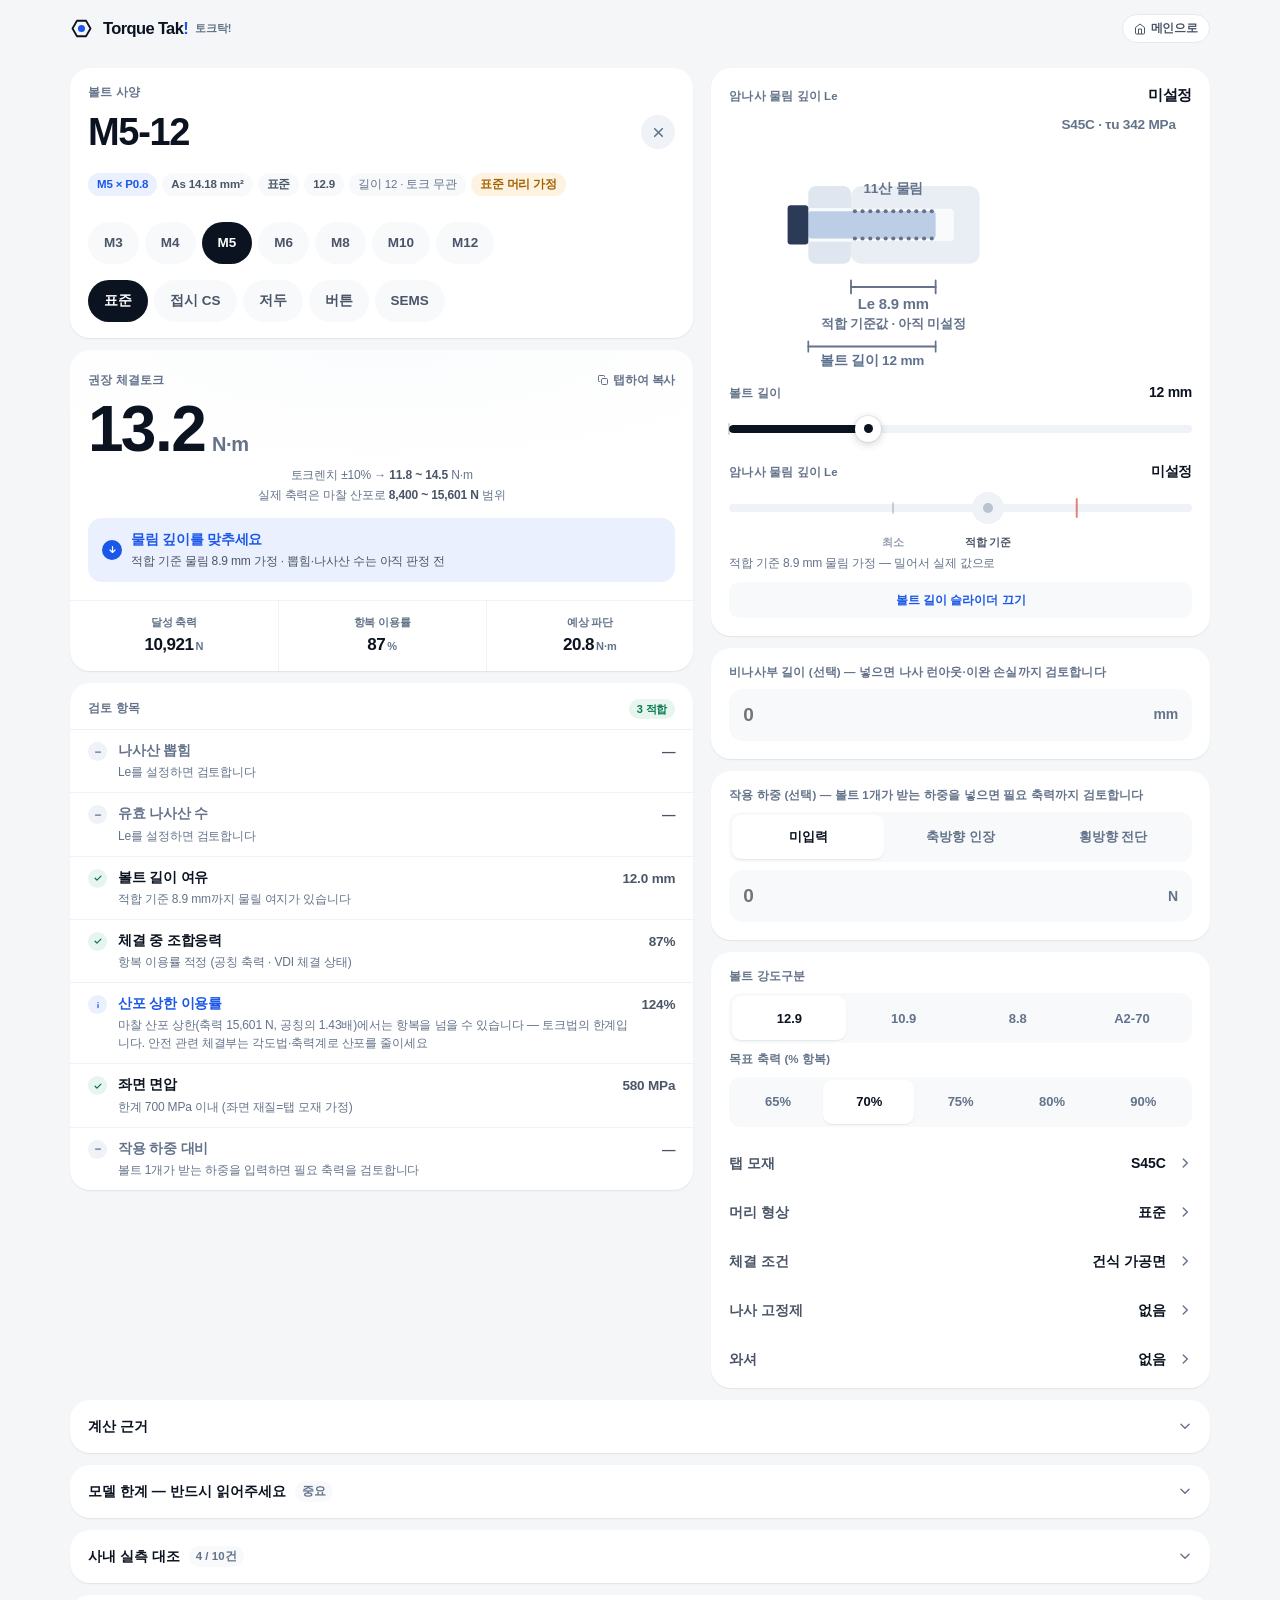
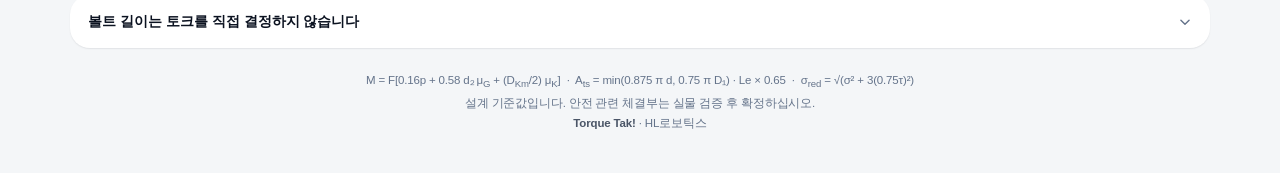
<file: apps/torque-tak/index.html>
<!DOCTYPE html>
<html lang="ko">
<head>
<meta charset="utf-8">
<!--
 * Torque Tak! — 볼트 권장 체결토크 계산 · 체결부 성립 검토
 *
 * 주요 기능
 * - 사양 문자열 입력: `M5-12`, `M6 접시 20`, `M8x1.25 저두 25`처럼 호칭경·피치·길이·머리 형상을 한 줄로 인식합니다. ISO 261 표에 없는 호칭경·피치는 오류로 알립니다.
 * - 체결 조건 선택: 강도구분(12.9·10.9·8.8·A2-70), 목표 축력(% 항복), 탭 모재 10종, 머리 형상 5종, 마찰 등급 6종(VDI 표 A5), 와셔 4종, 나사 고정제 7종, 물림 깊이 Le·볼트 길이 슬라이더.
 * - 권장 체결토크 계산: VDI 2230 세 항 분해식 M = F·[0.16p + 0.58·d₂·μG + (D_Km/2)·μK]으로 계산하고, 토크렌치 오차·마찰 산포(±30%)를 반영한 실제 축력 범위를 함께 표시합니다.
 * - 체결부 성립 검토: 항복 이용률, 나사산 뽑힘(암·수나사), 좌면 압괴, 작용 하중(축방향·횡방향) 등 최대 17개 항목의 종합 판정과, 설계 NG일 때 항목별 대응 방법을 제공합니다.
 * - 체결부 단면도: 물린 나사산 수, 지배 파괴 모드, 비나사부 간섭, 치수선을 그림으로 보여 줍니다.
 * - 계산 근거·사내 시험 대조: 단계별 수식과 근거 등급(공식 규격 / VDI 2230 / 제조사 TDS / 자체 경험값), 사내 파단 토크 시험값과의 편차를 표시합니다.
 * - 분해 토크: 나사 고정제를 쓸 때 분해에 필요한 토크(체결 마찰분 + 고정제 이탈분)를 계산합니다.
 * - 설정 자동 저장: 마지막 입력을 브라우저 localStorage('torque-tak/v2')에 저장해 다시 열어도 이어서 씁니다.
 *
 * 만든 사람
 * - 이름: 김지훈
 * - 이메일: hljihun98@gmail.com
 * 만든 날짜: 2026-10-18 (SMART Maintenance Platform 등록일, v2.0.0)
 -->
<!-- maximum-scale은 확대를 막아 WCAG 1.4.4에 걸린다. 작은 수치를 읽는 현장 도구라 특히 필요하다 -->
<meta name="viewport" content="width=device-width, initial-scale=1, viewport-fit=cover">
<meta name="theme-color" content="#F4F6F8">
<meta name="description" content="볼트 체결 조건에 따른 권장 토크를 빠르게 계산하는 모바일 웹 도구">
<title>Torque Tak! · 볼트 체결토크</title>
<!-- 파비콘: HL 그룹 아이콘 (hlmando.com 제공 파일과 동일) -->
<link rel="icon" type="image/png" sizes="32x32" href="../../assets/favicon/favicon-32x32.png">
<link rel="icon" type="image/png" sizes="16x16" href="../../assets/favicon/favicon-16x16.png">
<link rel="icon" type="image/png" sizes="96x96" href="../../assets/favicon/favicon-96x96.png">
<link rel="icon" type="image/png" sizes="192x192" href="../../assets/favicon/android-icon-192x192.png">
<link rel="apple-touch-icon" sizes="180x180" href="../../assets/favicon/apple-icon-180x180.png">
<!-- 계산값이 바뀌는 수정을 배포할 때는 ?v= 를 반드시 올린다. 빌드가 없어 파일명이 고정이라
     기존 방문자는 캐시의 옛 app.js를 그대로 받는데, 이 도구에서 그건 "어제와 다른 숫자"가
     아니라 "어제 그대로인 숫자"로 나타나서 알아채지 못한다. css·js를 같은 토큰으로 묶는다. -->
<link rel="stylesheet" href="assets/css/styles.css?v=2026-10-20.5">
</head>
<body>
<!-- 상단 바 — 앱 이름(누르면 메인 포털) · 메인으로 버튼. 스크롤하면 아래 경계선(.stuck) -->
<div class="bar" id="bar">
  <div class="bar-in">
    <a class="brand-home" href="../../index.html" title="메인 포털로 이동" aria-label="Torque Tak! — 메인 포털로 이동">
    <svg class="mark" viewBox="0 0 24 24" aria-hidden="true">
      <path d="M21.4 12 16.7 20.1 7.3 20.1 2.6 12 7.3 3.9 16.7 3.9Z" fill="none" stroke="#0B1220" stroke-width="1.9" stroke-linejoin="round"/>
      <circle cx="12" cy="12" r="3.7" fill="#1B57E8"/>
    </svg>
    <h1>Torque Tak<i>!</i></h1><span class="sub">토크탁!</span>
    </a>
    <a class="home-btn" href="../../index.html" title="메인 포털로 이동"><svg viewBox="0 0 24 24" fill="none" stroke="currentColor" stroke-width="2" aria-hidden="true"><path d="M3 9l9-7 9 7v11a2 2 0 0 1-2 2H5a2 2 0 0 1-2-2z"/><polyline points="9,22 9,12 15,12 15,22"/></svg>메인으로</a>
  </div>
</div>

<!-- 본문 — 1열(모바일)에서는 .col이 display:contents라 카드가 .app의 직접 자식이 되고 CSS order로 순서를 바꾼다.
     900px 이상에서는 왼쪽(col-a)·오른쪽(col-b) 2열 그리드, col-full은 두 열에 걸친다 -->
<div class="app">
 <!-- 왼쪽 열: 사양 입력 → 결과 → 검토 항목 → 분해 토크 -->
 <div class="col col-a">
  <!-- 볼트 사양 입력 — 파싱 결과 칩(#parse)·오류(#err), 호칭경·머리 퀵칩(#quick, app.js buildQuick) -->
  <section class="card" id="specCard">
    <div class="spec-wrap">
      <div class="lbl">볼트 사양</div>
      <div class="spec-row">
        <input id="spec" value="M5-12" autocomplete="off" spellcheck="false" placeholder="M5-12" aria-label="볼트 사양">
        <button class="clear tap" id="clearBtn" aria-label="지우기">
          <svg viewBox="0 0 24 24" fill="none" stroke="currentColor" stroke-width="3" stroke-linecap="round"><path d="M5 5l14 14M19 5L5 19"/></svg>
        </button>
      </div>
      <div class="parse" id="parse"></div>
      <div class="err" id="err" hidden></div>
    </div>
    <div class="quick-wrap" id="quickWrap">
      <div class="quick" id="quick"></div>
      <button class="qnav qnav-l" id="qPrev" aria-label="볼트 사양 왼쪽으로" tabindex="-1">
        <svg viewBox="0 0 24 24" fill="none" stroke="currentColor" stroke-width="2.6" stroke-linecap="round" stroke-linejoin="round"><path d="M15 5l-7 7 7 7"/></svg></button>
      <button class="qnav qnav-r" id="qNext" aria-label="볼트 사양 오른쪽으로" tabindex="-1">
        <svg viewBox="0 0 24 24" fill="none" stroke="currentColor" stroke-width="2.6" stroke-linecap="round" stroke-linejoin="round"><path d="M9 5l7 7-7 7"/></svg></button>
    </div>
  </section>

  <!-- 결과 — 권장 체결토크(누르면 복사), 토크렌치·산포 축력 범위, 종합 판정, 통계 3칸(축력·이용률·예상 파단) -->
  <section class="card" id="torqueCard">
    <div class="hero">
      <div class="hero-top">
        <span class="lbl">권장 체결토크</span>
        <span class="copy-hint">
          <svg viewBox="0 0 24 24" fill="none" stroke="currentColor" stroke-width="2" stroke-linecap="round" stroke-linejoin="round"><rect x="9" y="9" width="12" height="12" rx="2.4"/><path d="M5.5 15H4.4A1.4 1.4 0 013 13.6V4.4A1.4 1.4 0 014.4 3h9.2A1.4 1.4 0 0115 4.4v1.1"/></svg>
          탭하여 복사
        </span>
      </div>
      <button class="num tap-sm" id="copyBtn" aria-label="토크값 복사">
        <span class="digits" id="digits">—</span><span class="unit">N·m</span>
      </button>
      <div class="bands">
        <div class="band" id="bandWrench"></div>
        <div class="band" id="bandForce"></div>
      </div>
      <div class="verdict" id="verdict">
        <span class="vdot"><svg id="vIcon" viewBox="0 0 24 24"></svg></span>
        <span class="vtxt"><b id="vTitle">—</b><span id="vDesc"></span></span>
      </div>
    </div>
    <div class="stats">
      <div class="stat"><div class="k">달성 축력</div><div class="v" id="sForce">—</div></div>
      <div class="stat"><div class="k">항복 이용률</div><div class="v" id="sUtil">—</div></div>
      <div class="stat"><div class="k">예상 파단</div><div class="v" id="sBreak">—</div></div>
    </div>
  </section>

  <!-- 검토 항목 — 목록과 개수 배지는 app.js renderChecks가 채운다 -->
  <section class="card" id="chkCard">
    <div class="chk-h"><span class="lbl">검토 항목</span><span class="chk-tags" id="chkTags"></span></div>
    <div id="chkList"></div>
  </section>

  <!-- 분해 시 필요 토크 — 나사 고정제를 골랐을 때만 보인다(app.js renderRemoval) -->
  <section class="card" id="remCard" hidden>
    <div class="rem-h">
      <span class="lbl">분해 시 필요 토크</span>
      <span class="rem-tag" id="remGrade"></span>
    </div>
    <div class="rem-body">
      <div class="rem-num"><span id="remVal">—</span><small>N·m</small></div>
      <div class="rem-range" id="remRange"></div>
      <div class="rem-split">
        <div><span class="k">체결 마찰분</span><span class="v" id="remFric">—</span></div>
        <div><span class="k">고정제 저항분</span><span class="v" id="remAdh">—</span></div>
      </div>
      <div class="rem-bar"><i id="remBar"></i><u id="remMark"></u></div>
      <div class="rem-foot" id="remFoot"></div>
    </div>
  </section>

 </div>

 <!-- 오른쪽 열: 물림 깊이 → 선택 입력(비나사부·하중) → 체결 조건 -->
 <div class="col col-b">
  <!-- 물림 깊이 Le — 단면도(#draw, drawSection), 볼트 길이 슬라이더(선택), Le 슬라이더와 눈금, 체결 두께 유도값 -->
  <section class="card" id="leCard">
    <div class="sec-head">
      <span class="lbl">암나사 물림 깊이 Le</span>
      <span class="v" id="leRead">—</span>
    </div>
    <div class="draw-box"><svg id="draw" viewBox="0 0 340 200" role="img" aria-label="볼트 체결부 단면도"></svg></div>
    <div class="le-ctl">
      <div id="lenWrap" hidden>
        <div class="sl-h"><span>볼트 길이</span><b id="lenRead">—</b></div>
        <div class="track track-sm" id="ltrack" role="slider" aria-label="볼트 길이" tabindex="0" aria-valuemin="0" aria-valuemax="0" aria-valuenow="0">
          <div class="rail"><i class="fill" id="lfill" style="width:0"></i></div>
          <div class="tick tick-min" id="ltickMin"></div>
          <div class="thumb" id="lthumb"></div>
        </div>
        <div class="sl-h"><span>암나사 물림 깊이 Le</span><b id="leRead2">—</b></div>
      </div>
      <div class="track" id="track" role="slider" aria-label="유효 물림 깊이" tabindex="0" aria-valuemin="0" aria-valuemax="0" aria-valuenow="0">
        <div class="rail"><i class="fill" id="fill" style="width:0"></i></div>
        <div class="tick tick-min" id="tickMin"></div>
        <div class="tick tick-ok" id="tickOk"></div>
        <div class="tick tick-cap" id="tickCap" hidden></div>
        <div class="thumb ghost" id="thumb"></div>
        <span class="snap" id="snap" aria-hidden="true">탁!</span>
      </div>
      <div class="scale">
        <span class="tick-lbl min" id="lblMin">최소</span>
        <span class="tick-lbl ok" id="lblOk">적합 기준</span>
      </div>
      <div class="sl-h grip-h" id="gripRow" hidden><span>체결 두께 <i>유도값</i></span><b id="gripRead">—</b></div>
      <!-- 비나사부를 넣었을 때만 — 판재 두께를 비나사부에 맞춘 물림을 제안한다.
           자동으로 덮어쓰지 않고 눌러야 반영된다 -->
      <button class="le-fit" id="leFit" hidden></button>
      <div class="le-foot">
        <span class="le-note" id="leNote">밀어서 실제 물림 길이를 맞추세요</span>
        <button class="le-reset" id="leReset" hidden>미설정으로</button>
      </div>
      <button class="le-opt" id="lenTgl">볼트 길이도 슬라이더로 조절</button>
    </div>
  </section>

  <!-- 비나사부 길이(선택) — 넣으면 나사 런아웃·이완 손실·하중계수까지 검토. 해석 수준 세그먼트는 입력이 있을 때만 -->
  <section class="card" id="shankCard">
    <div class="seg-block">
      <div class="lbl">비나사부 길이 (선택) — 넣으면 나사 런아웃·이완 손실까지 검토합니다</div>
      <div class="load-in"><input id="shank" type="text" inputmode="decimal" autocomplete="off" placeholder="0" aria-label="비나사부 길이" aria-describedby="shankErr"><span>mm</span></div>
      <div class="err" id="shankErr" role="alert" hidden></div>
      <div id="slvWrap" hidden>
        <div class="lbl lbl-sp">해석 수준</div>
        <div class="seg" id="segSlv"><div class="seg-ind" id="indSlv"></div></div>
        <div class="slv-desc" id="slvDesc"></div>
      </div>
      <button class="load-clr" id="shankClr" hidden>비나사부 검토 해제</button>
    </div>
    <div style="height:14px"></div>
  </section>

  <!-- 작용 하중(선택) — 볼트 1개 기준, 축방향 인장 / 횡방향 전단 -->
  <section class="card" id="loadCard">
    <div class="seg-block">
      <div class="lbl">작용 하중 (선택) — <b>볼트 1개</b>가 받는 하중을 넣으면 필요 축력까지 검토합니다</div>
      <div class="seg" id="segLoad"><div class="seg-ind" id="indLoad"></div></div>
      <div class="load-in"><input id="load" type="text" inputmode="decimal" autocomplete="off" placeholder="0" aria-label="볼트 1개가 받는 작용 하중" aria-describedby="loadErr"><span>N</span></div>
      <div class="err" id="loadErr" role="alert" hidden></div>
      <button class="load-clr" id="loadClr" hidden>하중 검토 해제</button>
    </div>
    <div style="height:14px"></div>
  </section>

  <!-- 체결 조건 — 강도구분·목표 축력 세그먼트, 모재·머리·마찰·고정제·와셔는 행을 누르면 선택 시트가 열린다 -->
  <section class="card" id="setCard">
    <div class="seg-block">
      <div class="lbl">볼트 강도구분</div>
      <div class="seg" id="segCls"><div class="seg-ind" id="indCls"></div></div>
    </div>
    <div class="seg-block">
      <div class="lbl">목표 축력 (% 항복)</div>
      <div class="seg" id="segPl"><div class="seg-ind" id="indPl"></div></div>
    </div>
    <div class="rows">
      <button class="row" data-sheet="mat"><span class="k">탭 모재</span><span class="v" id="vMat"></span>
        <svg class="ch" viewBox="0 0 24 24" fill="none" stroke="currentColor" stroke-width="2.4" stroke-linecap="round" stroke-linejoin="round"><path d="M9 5l7 7-7 7"/></svg></button>
      <button class="row" data-sheet="head"><span class="k">머리 형상</span><span class="v" id="vHead"></span>
        <svg class="ch" viewBox="0 0 24 24" fill="none" stroke="currentColor" stroke-width="2.4" stroke-linecap="round" stroke-linejoin="round"><path d="M9 5l7 7-7 7"/></svg></button>
      <button class="row" data-sheet="k"><span class="k">체결 조건</span><span class="v" id="vK"></span>
        <svg class="ch" viewBox="0 0 24 24" fill="none" stroke="currentColor" stroke-width="2.4" stroke-linecap="round" stroke-linejoin="round"><path d="M9 5l7 7-7 7"/></svg></button>
      <button class="row" data-sheet="lock"><span class="k">나사 고정제</span><span class="v" id="vLock"></span>
        <svg class="ch" viewBox="0 0 24 24" fill="none" stroke="currentColor" stroke-width="2.4" stroke-linecap="round" stroke-linejoin="round"><path d="M9 5l7 7-7 7"/></svg></button>
      <button class="row" data-sheet="washer"><span class="k">와셔</span><span class="v" id="vWasher"></span>
        <svg class="ch" viewBox="0 0 24 24" fill="none" stroke="currentColor" stroke-width="2.4" stroke-linecap="round" stroke-linejoin="round"><path d="M9 5l7 7-7 7"/></svg></button>
    </div>
  </section>

 </div>

 <!-- 전체 폭: 아코디언 4개(계산 근거·모델 한계·사내 실측 대조·볼트 길이 설명)와 하단 식 요약 -->
 <div class="col col-full">
  <!-- 계산 근거 — 단계별 식과 근거 등급 배지, app.js writeBasis가 채운다 -->
  <div class="acc" id="accBasis">
    <button class="acc-h" data-acc="accBasis" aria-expanded="false" aria-controls="basisBody">계산 근거
      <svg class="ar" viewBox="0 0 24 24" fill="none" stroke="currentColor" stroke-width="2.4" stroke-linecap="round" stroke-linejoin="round"><path d="M5 9l7 7 7-7"/></svg></button>
    <div class="acc-b" id="basisBody"><div><div class="acc-in"><div class="eq" id="basis"></div></div></div></div>
  </div>

  <!-- 모델 한계 — 적용 범위 밖 조건과 자체값을 설명하는 정적 문서 -->
  <div class="acc" id="accLimit">
    <button class="acc-h" data-acc="accLimit" aria-expanded="false" aria-controls="limitBody">모델 한계 — 반드시 읽어주세요 <span class="cnt">중요</span>
      <svg class="ar" viewBox="0 0 24 24" fill="none" stroke="currentColor" stroke-width="2.4" stroke-linecap="round" stroke-linejoin="round"><path d="M5 9l7 7 7-7"/></svg></button>
    <div class="acc-b" id="limitBody"><div><div class="acc-in">
      <p class="note"><b>1. 토크로는 축력을 정밀 제어할 수 없습니다.</b> 표시 토크를 정확히 걸어도 마찰계수 산포 때문에 실제 축력은 <code>±30%</code> 범위로 흩어집니다. 그래서 검토마다 불리한 쪽 축력을 씁니다 — <b>작용 하중(클램프력)은 하한</b>, <b>나사산 뽑힘·좌면 면압은 상한</b>. 항복 이용률 판정은 목표 축력(공칭) 기준이며, 상한 쪽에서 항복을 넘는다는 사실은 <b>산포 상한 이용률</b> 정보 항목으로 따로 보입니다. 안전이 걸린 체결부는 축력계·각도법·연신법으로 검증하십시오.</p>
      <p class="note"><b>1-2. 항복 이용률은 VDI 2230 체결 상태 식입니다.</b> 비틀림은 F<sub>M,zul</sub> 식의 3/2 계수(탄성 τ의 <code>0.75</code>배)로 들어갑니다. 비틀림 감소계수 <code>k<sub>τ</sub> 0.5</code>는 체결이 끝난 뒤의 <b>사용 상태</b>(외력 포함 볼트 응력)에만 씁니다.</p>
      <p class="note"><b>1-1. 마찰계수 등급 선택이 가장 큰 오차원입니다.</b> 토크는 마찰계수 <code>μ</code>에 거의 비례합니다. VDI 2230 표 A5의 <code>C등급</code>은 <code>μ 0.14~0.24</code> 범위라 <b>같은 등급 안에서도 토크가 60% 갈립니다</b>. 실제 표면 상태 — 탈지 후 건식인지, 방청유가 남아 있는지, 도금이 있는지 — 로 고르십시오. 건식 값을 윤활된 볼트에 쓰면 과체결됩니다. <b><code>K</code>와 <code>μ</code>는 같은 숫자가 아닙니다</b>: 피치 성분이 <code>K</code> 안에 들어 있어 <code>K 0.20</code>은 <code>μ 0.145</code>에 해당합니다.</p>
      <p class="note"><b>2. 경험 보정값을 씁니다.</b> 나사산 전단면적의 변형 보정계수 <code>0.65</code>와 저두 머리 계수 <code>0.50</code>은 규격 실측값이 아니라 <b>경험 근사값</b>입니다. 저두 <code>0.50</code>은 사내 M10 파단 시험 <b>단 1점</b>에 맞춘 값이라 이 앱에서 근거가 가장 얇은 숫자입니다. 실물 파단 시험으로 재교정해야 합니다. 접시·버튼의 머리 내력 <code>0.80</code>은 ISO 10642 규정값이고, 조임 축력 <code>0.52</code>는 제조사 공표값(Unbrako·Bossard·Hobson)입니다.</p>
      <p class="note"><b>2-1. 접시·버튼은 머리에서 먼저 파단합니다.</b> 머리 단면이 나사부보다 작아, 나사부가 늘어나며 경고를 주기 전에 <b>갑자기</b> 파단할 수 있습니다. 안전 관련 체결부에는 표준 머리를 쓰십시오. 강도구분을 <code>12.9</code>로 올려도 육각홀이 먼저 한계라 걸 수 있는 토크는 거의 늘지 않습니다(Bossard 감액표 M10: 08.8 <code>35</code> / 010.9 <code>38</code> N·m). <code>12.9</code>는 경도가 높아 수소취성에도 취약합니다.</p>
      <p class="note"><b>3. 박판·소수 나사산에는 적용되지 않습니다.</b> 유효 나사산 3산 미만 또는 Le 2.5mm 미만에서는 파괴가 나사산 전단이 아니라 <b>판재 함몰·찢김</b>으로 일어납니다. 이 모델의 물리가 성립하지 않습니다. 버링탭·PEM너트·클린칭너트를 검토하십시오.</p>
      <p class="note"><b>3-1. 수지(POM) 탭에는 적용되지 않습니다.</b> 수지는 정적 나사산 전단에 닿기 전에 <b>크리프·응력완화</b>로 축력이 시간에 따라 빠집니다. 이 모델에는 시간·온도 항이 없어 초기 축력만 다루고, 한계 면압 <code>60</code> MPa도 단기값이라 지속 하중에서는 훨씬 낮습니다. 금속 인서트를 넣고 인서트 재질로 계산하거나, 수지 전용 스크류의 제조사 권장 토크를 쓰십시오.</p>
      <p class="note"><b>4. 저두의 실제 파괴는 육각홀 뭉개짐입니다.</b> 얕은 소켓은 볼트가 끊어지기 전에 렌치 홀이 먼저 망가집니다. 이건 볼트 강도를 계수로 깎는 방식으로 표현되지 않습니다. 감액 계수를 <code>0.50</code>으로 내려 사내 M10 파단 실측(<code>79.98</code> N·m)과 맞췄지만, <b>표현하지 못하는 파괴 모드가 남아 있다는 사실은 그대로입니다</b> — 육각 비트 마모와 삽입 깊이를 함께 관리하십시오.</p>
      <p class="note"><b>5. 접시머리 원추 좌면은 미검토입니다.</b> 알루미늄 박판에 접시머리를 쓰면 좌면이 가라앉는 모드가 지배할 수 있습니다. 접시에 와셔를 골라도 카운터싱크에 앉는 형상이라 좌면이 되지 못하므로 계산에서 제외합니다.</p>
      <p class="note"><b>4-1. 스프링 와셔는 이완을 막지 못합니다.</b> 적정 축력으로 조이면 완전히 눌려 평와셔와 같아지고, 눌린 뒤 남는 스프링 힘은 축력의 <code>1%</code> 수준입니다. NASA 체결 설계 지침과 Junker 횡진동 시험(<code>DIN 65151</code>)이 모두 평와셔 대비 효과가 없다고 봅니다. 이 앱은 <b>치수(DIN 127 B 외경)만 반영</b>하고 이완 방지 효과는 넣지 않습니다 — 넣을 것이 없습니다. 이완이 걱정되면 나사 고정제나 쐐기형(노드록) 와셔를 쓰십시오.</p>
      <p class="note"><b>4-2. 와셔 두께는 물림 기하에 들어가지 않습니다.</b> 와셔를 끼우면 그만큼 볼트 길이를 먹으므로 실제 물림은 표시값보다 <code>1~4</code>mm 짧습니다(스프링 와셔 M12는 <code>2.5</code>mm). 와셔는 <b>판재 면압</b>(하중이 머리 좌면에서 와셔 두께만큼 퍼진 지름 <code>d<sub>W</sub> + 1.6·h</code>, 와셔 외경이 상한)과 접합면 하나 추가에만 반영합니다. <b>체결토크의 좌면 마찰 지름은 와셔가 있어도 머리 좌면 기준</b>입니다 — 머리가 와셔 위에서 미끄러지기 때문입니다. 머리-와셔 면압은 와셔 경도에 따라 한계가 달라 계산 근거에 값만 보입니다.</p>
      <p class="note"><b>5-1. 좌면 면압은 탭 모재 물성으로 계산합니다.</b> 실제로 좌면을 받는 것은 <b>클램프되는 판재</b>입니다. 강재 브래킷을 알루미늄 하우징에 조이면 없는 NG가 뜨고, 그 반대면 있는 NG를 놓칩니다. 두 재질이 다르면 판재 쪽 한계 면압으로 직접 확인하십시오.</p>
      <p class="note"><b>5-2. 작용 하중은 볼트 1개·접합면 1개 기준입니다.</b> 횡하중은 마찰 전달 1면으로 봅니다. 조인트 전체 하중을 넣으면 볼트 개수만큼 결과가 틀립니다.</p>
      <p class="note"><b>6. 나사 치수는 기준 치수(공차 무반영)입니다.</b> 최악 공차 조합에서 전단면적이 10~15% 작아질 수 있습니다.</p>
      <p class="note"><b>7. 예상 파단 토크는 참고값입니다.</b> 항복 이후에는 토크-축력 관계가 무너지고 마찰이 급변하므로, 파괴까지 조인 토크를 이 모델로 예측할 수 없습니다. 실측과 20~40% 차이는 정상입니다.</p>
      <p class="note"><b>8. 진동 이완·열팽창차·피로는 미검토입니다.</b></p>
      <p class="note"><b>9. 나사 고정제 수치는 TDS 공칭값 기반 근사입니다.</b> 등급별 M10 이탈 토크(ISO 10964, 강재, 24h)를 호칭경·물림 길이로 환산했습니다. 호칭경 보정은 <code>LOCTITE 243</code> TDS의 M6·M10·M16 3점(3 / 26 / 44 N·m) 보간이며, 다른 등급에도 같은 형상을 적용했습니다. <b>M6 미만은 실측 구간 밖 외삽</b>이고, 실제 이탈 토크는 도포량·경화 시간·표면 상태·간극에 따라 크게 흩어집니다. 분해 계획은 반드시 실물 시험으로 확인하세요.</p>
    </div></div></div>
  </div>

  <!-- 사내 실측 대조 — 현재 호칭경의 파단 시험 대조 표, app.js fillMeas가 채운다 -->
  <div class="acc" id="accMeas">
    <button class="acc-h" data-acc="accMeas" aria-expanded="false" aria-controls="measBodyWrap">사내 실측 대조 <span class="cnt" id="measCnt"></span>
      <svg class="ar" viewBox="0 0 24 24" fill="none" stroke="currentColor" stroke-width="2.4" stroke-linecap="round" stroke-linejoin="round"><path d="M5 9l7 7 7-7"/></svg></button>
    <div class="acc-b" id="measBodyWrap"><div><div class="acc-in">
      <div class="tbl-scroll">
        <table><thead><tr><th>사용처</th><th>Le</th><th>실측</th><th>예상</th><th>편차</th></tr></thead><tbody id="measBody"></tbody></table>
      </div>
      <div class="summ" id="measSumm"></div>
      <div class="summ" id="measWarn"></div>
    </div></div></div>
  </div>

  <!-- 볼트 길이와 토크의 관계 — 정적 설명 -->
  <div class="acc" id="accLen">
    <button class="acc-h" data-acc="accLen" aria-expanded="false" aria-controls="lenBody">볼트 길이는 토크를 직접 결정하지 않습니다
      <svg class="ar" viewBox="0 0 24 24" fill="none" stroke="currentColor" stroke-width="2.4" stroke-linecap="round" stroke-linejoin="round"><path d="M5 9l7 7 7-7"/></svg></button>
    <div class="acc-b" id="lenBody"><div><div class="acc-in">
      <p class="note"><b>입력한 길이는 사양 식별용입니다.</b> 강도를 지배하는 건 볼트 유효단면적·강도구분과, 암나사에 실제로 물린 깊이 Le입니다.</p>
      <p class="note">판재가 두꺼워 긴 볼트를 쓰면 물린 나사산 수가 같아도 <em>체결길이÷볼트길이</em>는 절반이 됩니다. 이 값은 강도와 인과관계가 없습니다.</p>
      <p class="note"><b>단, 길이가 물림을 제한하면 이야기가 달라집니다.</b> 볼트가 짧아 판재 두께를 0으로 놓아도 필요한 물림에 못 닿으면, 그 길이가 곧 뽑힘 여유의 상한이 됩니다. 이 경우에는 길이를 바꾸면 권장 토크가 함께 움직이고, <em>볼트 길이 여유</em> 항목이 그 사실을 알려줍니다. 물림이 넉넉한 구간에서 길이를 바꿔도 토크가 그대로인 것은 정상입니다.</p>
    </div></div></div>
  </div>

  <!-- 하단 — 핵심 식 요약과 면책 문구 -->
  <p class="foot">
    M = F[0.16p + 0.58 d₂ μ<sub>G</sub> + (D<sub>Km</sub>/2) μ<sub>K</sub>] &nbsp;·&nbsp; A<sub>ts</sub> = min(0.875 π d, 0.75 π D₁) · Le × 0.65 &nbsp;·&nbsp; σ<sub>red</sub> = √(σ² + 3(0.75τ)²)<br>
    설계 기준값입니다. 안전 관련 체결부는 실물 검증 후 확정하십시오.<br>
    <b style="color:var(--ink-2);font-weight:700">Torque Tak!</b> · HL로보틱스
  </p>
 </div>
</div>

<!-- 선택 시트와 가림막 — 모바일은 바텀시트, 900px 이상은 중앙 모달. 내용은 app.js openSheet가 채운다 -->
<div class="scrim" id="scrim"></div>
<div class="sheet" id="sheet" role="dialog" aria-modal="true" aria-hidden="true" inert>
  <div class="sheet-grab" id="grab"><i></i></div>
  <div class="sheet-h"><b id="sheetTitle"></b>
    <button class="x tap" id="sheetX" aria-label="닫기">
      <svg viewBox="0 0 24 24" fill="none" stroke="currentColor" stroke-width="2.6" stroke-linecap="round"><path d="M5 5l14 14M19 5L5 19"/></svg></button>
  </div>
  <div class="sheet-b" id="sheetBody"></div>
</div>
<!-- 하단 알림(복사 완료 등) -->
<div class="toast" id="toast"></div>
<script src="assets/js/app.js?v=2026-10-20.5"></script>
</body>
</html>
</file>
<file: assets/css/common.css>
/* =====================================================
   SMART Maintenance Platform — 공통 기본 스타일
   모든 앱이 공유하는 CSS reset, 진입 애니메이션 정의
   ===================================================== */

/* ── CSS Reset ── */
*, *::before, *::after {
  box-sizing: border-box;
  margin: 0;
  padding: 0;
  -webkit-tap-highlight-color: transparent;
}

/* ── 페이지 진입 애니메이션 (rise) ──
   각 앱의 컨테이너 직계 자식에 stagger 지연을 추가해 사용 */
@keyframes rise {
  from { opacity: 0; transform: translateY(14px); }
  to   { opacity: 1; transform: none; }
}

/* 접근성: 애니메이션 축소 설정 시 비활성화 */
@media (prefers-reduced-motion: reduce) {
  *, *::before, *::after {
    animation: none !important;
    transition: none !important;
  }
}
</file>
<file: apps/belt-tension-2.0/style.css>
body{
  font-family:var(--kr);
  color:var(--text);
  background:var(--ink);
  background-image:
    radial-gradient(1100px 520px at 80% -10%, rgba(12,169,154,.10), transparent 60%),
    radial-gradient(820px 460px at 0% 4%, rgba(193,118,15,.06), transparent 58%),
    linear-gradient(180deg,#f2f5f9 0%, #edf0f5 45%);
  background-attachment:fixed;
  line-height:1.5;
  min-height:100vh;
  letter-spacing:-.01em;
  padding:env(safe-area-inset-top) 16px calc(env(safe-area-inset-bottom) + 40px);
  -webkit-font-smoothing:antialiased; text-rendering:optimizeLegibility;
}
.app{max-width:480px;margin:0 auto;}
::selection{background:rgba(12,169,154,.22);}

/* ── 진입 애니메이션 stagger ── */
.app>*{animation:rise .55s cubic-bezier(.2,.75,.25,1) both;}
.app>*:nth-child(1){animation-delay:.02s}.app>*:nth-child(2){animation-delay:.07s}
.app>*:nth-child(3){animation-delay:.12s}.app>*:nth-child(4){animation-delay:.17s}
.app>*:nth-child(5){animation-delay:.22s}.app>*:nth-child(6){animation-delay:.27s}
.app>*:nth-child(n+7){animation-delay:.3s}

/* ---------- top bar ---------- */
.topbar{display:flex;align-items:center;gap:12px;padding:18px 4px 16px;}
.status-pill{
  margin-left:auto;flex:none;font-family:var(--mono);font-size:10.5px;font-weight:700;
  letter-spacing:.12em;text-transform:uppercase;padding:7px 12px;border-radius:999px;
  border:1px solid var(--line-2);color:var(--text-dim);background:var(--surface-2);
  white-space:nowrap;transition:.2s;display:inline-flex;align-items:center;gap:7px;
}
.status-pill::before{content:"";width:6px;height:6px;border-radius:50%;background:currentColor;opacity:.85;}
.status-pill.s-listen{color:var(--accent);border-color:rgba(61,215,192,.4);background:rgba(61,215,192,.1);}
.status-pill.s-good{color:var(--green);border-color:rgba(86,217,140,.4);background:rgba(86,217,140,.1);}
.status-pill.s-weak{color:var(--warn);border-color:rgba(244,196,78,.4);background:rgba(244,196,78,.1);}
.status-pill.s-noise{color:var(--orange);border-color:rgba(251,139,60,.4);background:rgba(251,139,60,.1);}
.status-pill.s-bad{color:var(--red);border-color:rgba(251,106,120,.4);background:rgba(251,106,120,.1);}

/* ---------- panels ---------- */
.panel{
  background:linear-gradient(180deg,var(--surface) 0%, var(--surface-2) 100%);
  border:1px solid var(--line); border-radius:var(--r);
  padding:18px; margin-top:14px; box-shadow:var(--shadow);
  position:relative;
}
.panel-title{
  display:flex;align-items:baseline;justify-content:space-between;gap:10px;margin:0 0 15px;
}
.panel-title .ko{font-size:13px;font-weight:700;letter-spacing:-.01em;color:var(--text);
  display:flex;align-items:center;gap:9px;}
.panel-title .ko::before{content:"";width:4px;height:14px;border-radius:99px;
  background:linear-gradient(180deg,var(--accent),var(--accent-deep));}
.panel-title .en{font-family:var(--mono);font-size:10px;font-weight:500;letter-spacing:.16em;
  color:var(--text-faint);text-transform:uppercase;}

/* ---------- HERO ---------- */
.hero{
  margin-top:6px;padding:22px 20px 20px;border-radius:var(--r-lg);
  background:
    radial-gradient(420px 220px at 88% -20%, rgba(193,118,15,.10), transparent 60%),
    linear-gradient(180deg,#ffffff 0%, #fbfcfe 100%);
  border:1px solid var(--line-2);
  box-shadow:var(--shadow), inset 0 1px 0 rgba(255,255,255,.6);
  overflow:hidden;
}
.hero::before{content:"";position:absolute;inset:0 0 auto 0;height:2px;
  background:linear-gradient(90deg,transparent, var(--amber) 30%, var(--accent) 75%, transparent);
  opacity:.7;}
.hero-head{display:flex;align-items:center;justify-content:space-between;gap:12px;}
.hero-label{font-family:var(--kr);font-size:11px;font-weight:600;letter-spacing:.06em;
  text-transform:uppercase;color:var(--text-dim);}
#resJudgeWrap{
  font-family:var(--mono);font-size:13px;font-weight:800;letter-spacing:.04em;
  display:inline-flex;align-items:center;gap:7px;padding:7px 12px;border-radius:999px;
  border:1px solid var(--line-2);background:var(--surface-3);color:var(--text-faint);transition:.2s;
}
#resJudgeWrap::before{content:"JUDGE";font-family:var(--mono);font-size:8.5px;font-weight:600;
  letter-spacing:.14em;color:var(--text-faint);opacity:.8;}
#resJudgeWrap.judge-ok{border-color:rgba(86,217,140,.45);background:rgba(86,217,140,.12);color:var(--green);}
#resJudgeWrap.judge-ok::before{color:var(--green);opacity:.7;}
#resJudgeWrap.judge-ng{border-color:rgba(251,106,120,.45);background:rgba(251,106,120,.12);color:var(--red);}
#resJudgeWrap.judge-ng::before{color:var(--red);opacity:.7;}

.hero-readout{display:flex;align-items:baseline;gap:10px;margin:10px 0 2px;}
#resTensionN{font-family:var(--mono);font-weight:800;font-size:66px;line-height:.92;
  color:var(--amber);letter-spacing:-.04em;font-variant-numeric:tabular-nums;
  text-shadow:none;}
.hero-unit{font-family:var(--mono);font-weight:700;font-size:24px;color:#a8741f;}
.hero-kgf{font-family:var(--mono);font-size:16px;font-weight:500;color:var(--text-dim);letter-spacing:.01em;}
.hero-kgf #resTensionKgf{color:var(--text);font-weight:700;}

/* target band gauge */
.gauge{margin-top:18px;}
.gauge-scale{display:flex;justify-content:space-between;font-family:var(--mono);
  font-size:10.5px;font-weight:600;color:var(--text-faint);margin-bottom:7px;letter-spacing:.02em;}
.gauge-scale .mid{color:var(--text-dim);}
.gauge-track{position:relative;height:12px;border-radius:999px;background:var(--ink-2);
  border:1px solid var(--line);overflow:hidden;}
.gauge-zone{position:absolute;top:0;bottom:0;border-radius:999px;
  background:linear-gradient(180deg,rgba(86,217,140,.5),rgba(86,217,140,.25));
  box-shadow:inset 0 0 0 1px rgba(86,217,140,.4);transition:left .35s ease,width .35s ease,opacity .3s;}
.gauge-marker{position:absolute;top:50%;left:50%;width:14px;height:14px;border-radius:50%;
  transform:translate(-50%,-50%);background:var(--text-dim);
  box-shadow:0 0 0 3px var(--surface), 0 0 0 4px var(--line-2);
  transition:left .35s cubic-bezier(.2,.7,.2,1),background .25s,box-shadow .25s;z-index:2;}
.gauge-marker.ok{background:var(--green);box-shadow:0 0 0 3px var(--surface),0 0 12px 1px rgba(86,217,140,.7);}
.gauge-marker.ng{background:var(--red);box-shadow:0 0 0 3px var(--surface),0 0 12px 1px rgba(251,106,120,.7);}
.gauge.no-target{opacity:.5;}
.gauge-cap{margin-top:9px;text-align:center;font-family:var(--mono);font-size:11.5px;
  font-weight:600;color:var(--text-dim);letter-spacing:.02em;}
.gauge-cap b{color:var(--text);font-weight:700;}

/* ---------- LIVE panel ---------- */
.live-row{display:grid;grid-template-columns:1fr 1fr;gap:14px;align-items:center;}
.stat .stat-k{font-size:10.5px;font-weight:600;color:var(--text-dim);letter-spacing:.02em;}
.stat .stat-v{font-family:var(--mono);font-weight:800;font-size:27px;line-height:1.05;margin-top:5px;
  font-variant-numeric:tabular-nums;letter-spacing:-.02em;}
.stat .stat-v i{font-style:normal;font-size:12px;font-weight:600;color:var(--text-faint);margin-left:3px;}
.stat .stat-v.accent{color:var(--accent);}
#liveFreq{color:var(--accent);}

.conf-signal-row{display:flex;align-items:center;gap:12px;margin-top:12px;}
.conf-ring{position:relative;width:44px;height:44px;flex:none;}
.ring-svg{transform:rotate(-90deg);width:44px;height:44px;display:block;}
.ring-bg{fill:none;stroke:var(--line);stroke-width:6;}
.ring-arc{fill:none;stroke:var(--accent);stroke-width:6;stroke-linecap:round;
  stroke-dasharray:163.36;stroke-dashoffset:163.36;transition:stroke-dashoffset .5s ease,stroke .3s;}
.conf-center{position:absolute;inset:0;display:grid;place-items:center;line-height:1;}
.conf-center span{font-family:var(--mono);font-weight:800;font-size:16px;font-variant-numeric:tabular-nums;}
.conf-center i{font-style:normal;font-size:8px;color:var(--text-faint);font-weight:600;margin-left:1px;}
.conf-label{font-size:9.5px;font-weight:600;color:var(--text-faint);
  text-transform:uppercase;letter-spacing:.1em;font-family:var(--mono);}
.conf-signal-row .signal{flex:1;margin-top:0;}
.signal{margin-top:12px;}
.signal-head{display:flex;justify-content:space-between;font-size:10.5px;font-weight:600;
  color:var(--text-dim);margin-bottom:6px;letter-spacing:.02em;}
.signal-head b{font-family:var(--mono);color:var(--text);font-weight:700;}
.meter-track{height:13px;border-radius:999px;background:var(--ink-2);border:1px solid var(--line);overflow:hidden;}
.meter-fill{height:100%;width:0%;border-radius:999px;
  background:linear-gradient(90deg,var(--green),var(--warn) 68%,var(--red));transition:width .09s linear;}

.live-foot{display:flex;align-items:center;justify-content:space-between;gap:10px;
  margin-top:16px;padding-top:14px;border-top:1px solid var(--line);}
.dot-wrap{display:flex;align-items:center;gap:9px;min-width:0;}
.dot{width:9px;height:9px;border-radius:50%;background:var(--text-faint);flex:none;transition:background .2s;}
.dot.live{box-shadow:0 0 0 0 var(--accent-glow);animation:pulse 1.5s infinite;}
@keyframes pulse{0%{box-shadow:0 0 0 0 rgba(61,215,192,.5);}70%{box-shadow:0 0 0 9px rgba(61,215,192,0);}100%{box-shadow:0 0 0 0 rgba(61,215,192,0);}}
.status-text{font-size:12.5px;font-weight:500;color:var(--text-dim);overflow:hidden;text-overflow:ellipsis;white-space:nowrap;}
.peak{font-family:var(--mono);font-size:11px;font-weight:600;color:var(--text-faint);letter-spacing:.04em;white-space:nowrap;}
.peak b{color:var(--text-dim);font-weight:700;margin-left:4px;}

/* ---------- spectrum / waveform ---------- */
.canvas-box{width:100%;border-radius:var(--r-sm);overflow:hidden;
  background:linear-gradient(180deg,#f3f6fb,#eef2f8);border:1px solid var(--line);}
canvas{display:block;width:100%;height:200px;}
.waveform-box{background:#111827;border-color:#1f2937;}
.waveform-box canvas{height:72px;}
.assist-chip-guide{display:inline-flex;align-items:center;gap:3px;margin-left:6px;}
.guide-period-btn{
  padding:2px 8px;border-radius:999px;border:1px solid #D1D5DB;
  background:#F9FAFB;color:#6B7280;font-size:11px;font-weight:600;cursor:pointer;
}
.guide-period-btn.is-active{background:#EFF6FF;border-color:#93C5FD;color:#1D4ED8;}

/* ---------- action bar ---------- */
.btn{
  font-family:var(--mono);font-weight:700;font-size:14px;letter-spacing:.01em;
  border:1px solid var(--line-2);border-radius:var(--r-sm);
  color:var(--text);background:var(--surface-3);cursor:pointer;
  display:flex;align-items:center;justify-content:center;gap:8px;min-height:50px;padding:13px 12px;
  transition:transform .07s,filter .18s,background .18s,border-color .18s,opacity .18s;
}
.btn:active{transform:scale(.975);}
.btn:disabled{opacity:.38;cursor:not-allowed;}
.btn .ico{font-size:14px;line-height:1;}
.btn-start{min-height:52px;font-size:15px;font-weight:800;letter-spacing:.02em;
  color:#04221f;border:none;
  background:linear-gradient(135deg,#48e3cb 0%, #18b9a3 100%);
  box-shadow:0 14px 26px -14px rgba(12,169,154,.45), inset 0 1px 0 rgba(255,255,255,.45);}
.btn-start:hover{filter:brightness(1.05);}
.btn-stop{color:#fff;border-color:transparent;background:linear-gradient(135deg,#f2596a,#d23b4c);}
.btn-stop:disabled{background:var(--surface-3);color:var(--text);}
.btn-save{color:var(--green);border-color:rgba(86,217,140,.3);}

/* ---------- collapsibles ---------- */
details.panel{padding:0;overflow:hidden;}
details.panel>summary{list-style:none;cursor:pointer;padding:17px 18px;
  display:flex;align-items:center;justify-content:space-between;gap:10px;
  font-size:13px;font-weight:700;color:var(--text);}
details.panel>summary::-webkit-details-marker{display:none;}
details.panel>summary::before{content:"";width:4px;height:14px;border-radius:99px;margin-right:1px;
  background:linear-gradient(180deg,var(--accent),var(--accent-deep));}
details.panel>summary .sum-en{margin-left:auto;font-family:var(--mono);font-size:10px;font-weight:500;
  letter-spacing:.14em;text-transform:uppercase;color:var(--text-faint);}
details.panel>summary .chev{transition:transform .25s;color:var(--text-faint);font-size:13px;}
details.panel[open]>summary .chev{transform:rotate(180deg);}
details.panel .panel-body{padding:2px 18px 18px;}

/* ---------- inputs ---------- */
.form-grid{display:grid;grid-template-columns:1fr 1fr;gap:12px;}
.field{display:flex;flex-direction:column;}
.field.full{grid-column:1 / -1;}
.field label{font-size:11px;color:var(--text-dim);margin-bottom:7px;font-weight:600;letter-spacing:.01em;
  display:flex;justify-content:space-between;align-items:baseline;gap:8px;}
.field label .unit{font-family:var(--mono);color:var(--accent);font-size:10px;font-weight:600;letter-spacing:.04em;}
.field input, select{
  font-family:var(--mono);font-size:18px;font-weight:600;color:var(--text);
  background:var(--ink-2);border:1px solid var(--line-2);border-radius:var(--r-xs);
  padding:13px 14px;width:100%;outline:none;transition:border-color .15s,box-shadow .15s;
  font-variant-numeric:tabular-nums;
}
select{font-size:15px;}
.field input::placeholder{color:var(--text-faint);font-weight:400;}
.field input:focus, select:focus{border-color:var(--accent);box-shadow:0 0 0 3px var(--accent-glow);}
.field input.invalid{border-color:var(--red);box-shadow:0 0 0 3px rgba(251,106,120,.18);}
.estimate-input{display:grid;grid-template-columns:1fr;gap:9px;align-items:stretch;}
.estimate-input input{font-size:15px;}
.estimate-input .btn{min-height:0;padding:0 16px;font-size:13px;}
.note{margin-top:13px;padding:12px 14px;border-radius:var(--r-xs);font-size:12px;line-height:1.6;
  color:var(--text-dim);background:var(--ink-2);border:1px solid var(--line);}
.note b{color:var(--accent);font-weight:600;}

/* ---------- detail result ---------- */
.detail-grid{display:grid;grid-template-columns:1fr 1fr;gap:11px;}
.mini{background:var(--ink-2);border:1px solid var(--line);border-radius:var(--r-xs);padding:13px 14px;}
.mini .k{font-size:10.5px;color:var(--text-dim);font-weight:600;letter-spacing:.02em;}
.mini .v{font-family:var(--mono);font-weight:700;font-size:18px;margin-top:5px;font-variant-numeric:tabular-nums;}
.detail-meta{margin-top:12px;font-family:var(--mono);font-size:11.5px;color:var(--text-dim);
  display:grid;grid-template-columns:1fr 1fr;gap:9px 16px;}
.detail-meta span{display:flex;justify-content:space-between;gap:8px;
  padding-bottom:8px;border-bottom:1px solid var(--line);}
.detail-meta b{color:var(--text);font-weight:700;}

/* ---------- history ---------- */
.history-toolbar{display:flex;align-items:center;justify-content:space-between;gap:10px;margin-bottom:15px;}
.history-actions{display:flex;gap:9px;}
.history-actions .btn{min-height:42px;padding:9px 14px;font-size:12.5px;}
.table-scroll{overflow-x:auto;-webkit-overflow-scrolling:touch;border-radius:var(--r-xs);border:1px solid var(--line);}
table{border-collapse:collapse;width:100%;font-family:var(--mono);font-size:11.5px;white-space:nowrap;
  font-variant-numeric:tabular-nums;}
thead th{background:var(--surface-3);color:var(--text-dim);font-weight:600;text-align:right;
  padding:11px 13px;letter-spacing:.02em;position:sticky;top:0;}
thead th:first-child{text-align:center;}
tbody td{padding:10px 13px;text-align:right;border-top:1px solid var(--line);color:var(--text);}
tbody td:first-child{text-align:center;color:var(--text-faint);}
tbody tr:nth-child(even){background:rgba(22,42,80,.025);}
.empty-row td{text-align:center !important;color:var(--text-faint);padding:22px;font-family:var(--kr);font-size:13px;}
.tens-cell{color:var(--amber);font-weight:700;}

/* ---------- help ---------- */
.help-grid{display:grid;gap:10px;}
.help-item{padding:13px 15px;border-radius:var(--r-xs);border:1px solid var(--line);background:var(--ink-2);}
.help-item .title{font-family:var(--mono);font-size:10.5px;font-weight:700;letter-spacing:.1em;
  text-transform:uppercase;color:var(--accent);margin-bottom:7px;}
.help-item .text{font-size:13px;color:var(--text-dim);line-height:1.62;}
.disclaimer{margin-top:12px;font-size:12px;color:var(--text-faint);line-height:1.65;
  border:1px dashed var(--line-2);border-radius:var(--r-xs);padding:13px 15px;background:rgba(255,186,82,.03);}
.disclaimer b{color:var(--amber);font-weight:600;}

/* ---------- toast ---------- */
#toast{position:fixed;left:50%;bottom:26px;transform:translateX(-50%) translateY(20px);
  background:var(--surface-3);color:var(--text);border:1px solid var(--line-2);
  border-left:3px solid var(--accent);padding:13px 18px;border-radius:var(--r-sm);
  font-size:13.5px;font-weight:500;max-width:88vw;box-shadow:0 22px 44px -16px rgba(22,42,80,.20);
  opacity:0;pointer-events:none;transition:opacity .25s,transform .25s;z-index:60;}
#toast.show{opacity:1;transform:translateX(-50%) translateY(0);}
#toast.err{border-left-color:var(--red);}
#toast.warn{border-left-color:var(--warn);}
#toast.ok{border-left-color:var(--green);}

@media (max-width:420px){
  body{padding-left:13px;padding-right:13px;}
  #resTensionN{font-size:38px;}
  .stat .stat-v{font-size:23px;}
.actions-sub{grid-template-columns:1fr 1fr 1fr;}
  .estimate-input{grid-template-columns:1fr;}
}
/* ---------- 측정 보조 토글 ---------- */
.toggle-row{display:flex;align-items:center;gap:14px;padding:15px 0;border-bottom:1px solid var(--line);}
.toggle-row:first-of-type{padding-top:2px;}
.toggle-row:last-of-type{border-bottom:none;}
.toggle-info{min-width:0;flex:1;}
.toggle-name{font-size:14px;font-weight:700;display:flex;align-items:center;gap:8px;flex-wrap:wrap;letter-spacing:-.01em;}
.toggle-desc{font-size:12px;color:var(--text-dim);margin-top:5px;line-height:1.5;}
.toggle-ctrl{display:flex;align-items:center;gap:9px;flex:none;}
.switch{width:50px;height:30px;border-radius:999px;border:1px solid var(--line-2);background:var(--surface-3);
  position:relative;cursor:pointer;transition:background .2s,border-color .2s;padding:0;flex:none;}
.switch .knob{position:absolute;top:3px;left:3px;width:22px;height:22px;border-radius:50%;background:#fff;
  box-shadow:0 1px 3px rgba(0,0,0,.28);transition:left .22s cubic-bezier(.3,.8,.3,1);}
.switch[aria-pressed="true"]{background:linear-gradient(135deg,var(--accent),var(--accent-deep));border-color:transparent;}
.switch[aria-pressed="true"] .knob{left:25px;}
.assist-chip{font-family:var(--mono);font-size:9.5px;font-weight:700;letter-spacing:.08em;padding:3px 8px;
  border-radius:999px;background:rgba(12,169,154,.12);color:var(--accent-deep);
  border:1px solid rgba(12,169,154,.32);text-transform:uppercase;}
.assist-sel{font-family:var(--mono);font-size:12px;color:var(--text-dim);display:inline-flex;align-items:center;gap:5px;}
.assist-sel select{width:auto;padding:4px 9px;font-size:13px;border-radius:8px;}
.mini-btn{font-family:var(--mono);font-size:11px;font-weight:700;padding:8px 11px;border-radius:9px;
  border:1px solid var(--line-2);background:var(--surface-3);color:var(--text-dim);cursor:pointer;}
.mini-btn:active{transform:scale(.96);}
.assist-note{margin-top:13px;padding:11px 13px;border-radius:var(--r-xs);font-size:11.5px;line-height:1.6;
  color:var(--text-dim);background:var(--ink-2);border:1px solid var(--line);}

/* ===================================================================
   HL 브랜드 테마 오버라이드
   - 상단의 초기 다크 테마 변수들이 이 블록에서 라이트 테마로 재정의됨
   =================================================================== */
:root{
  --ink:#F4F6F9; --ink-2:#FAFBFC;
  --surface:#ffffff; --surface-2:#ffffff; --surface-3:#F4F6F9;
  --line:#E5E8ED; --line-2:#E5E8ED;
  --text:#111; --text-dim:#6B7280; --text-faint:#9CA3AF;
  --accent:#0099CC; --accent-deep:#0369A1; --accent-glow:rgba(0,153,204,.12);
  --amber:#111; --green:#059669; --warn:#B45309; --orange:#EA580C; --red:#DC2626;
  --violet:#7c5cff;
  --cyan:var(--accent); --muted:var(--text-dim); --muted-2:var(--text-faint);
  --tension:var(--amber); --border:var(--line-2); --border-soft:var(--line);
  --r-xs:8px; --r-sm:8px; --r:10px; --r-lg:10px;
  --mono:'Noto Sans KR','Malgun Gothic','Apple SD Gothic Neo','Segoe UI',system-ui,sans-serif;
  --kr:'Noto Sans KR','Malgun Gothic','Apple SD Gothic Neo','Segoe UI',system-ui,sans-serif;
  --shadow:none;
}
body{background:#F4F6F9 !important;background-image:none !important;font-size:14px;letter-spacing:0;color:#111;}
.app{max-width:520px;}
.topbar{background:#fff;border:1px solid #E5E8ED;border-radius:10px;padding:0 14px;height:54px;margin-top:14px;gap:12px;}
.tb-left{display:flex;align-items:center;gap:8px;flex:1;min-width:0;overflow:hidden;}
.tb-logo{height:22px;width:auto;display:block;object-fit:contain;flex:none;}
.tb-home{display:flex;align-items:center;flex:none;border-radius:4px}.tb-home:focus-visible{outline:2px solid #2563EB;outline-offset:3px}
.tb-name{font-size:11px;color:#9CA3AF;border-left:1px solid #E5E8ED;padding-left:10px;white-space:nowrap;overflow:hidden;text-overflow:ellipsis;min-width:0;}
.tb-version{flex:none;font-size:11px;color:#6B7280;background:#F4F6F9;border:1px solid #E5E8ED;border-radius:999px;padding:2px 8px;}
.home-btn{display:inline-flex;align-items:center;gap:5px;font-size:11px;color:#6B7280;text-decoration:none;background:#F4F6F9;border:1px solid #E5E8ED;border-radius:999px;padding:4px 10px;white-space:nowrap;transition:background .15s,color .15s;flex:none;}
.home-btn:hover{background:#E5E8ED;color:#374151;}
.actions{margin-top:14px;}
.actions-row{display:grid;grid-template-columns:2fr 1fr 1fr;gap:8px;}
.actions-row .btn{min-height:52px;font-size:13px;}
.actions-sub{display:grid;grid-template-columns:repeat(3,1fr);gap:10px;margin-top:10px;}
.actions-sub .btn{min-height:48px;font-size:13px;}
.robot-clickable{cursor:pointer;transition:border-color .15s,box-shadow .15s;}
.robot-clickable:hover{border-color:#0099CC;box-shadow:0 0 0 2px rgba(0,153,204,.12);}
.status-pill{flex:none;font-family:var(--kr);font-size:11px;font-weight:600;letter-spacing:.02em;text-transform:none;padding:5px 11px;border-radius:999px;border:1px solid #E5E8ED;background:#F4F6F9;color:#6B7280;box-shadow:none;}
.status-pill::before{width:6px;height:6px;opacity:1;}
.status-pill.s-listen{color:#0369A1;border-color:#BAE6FD;background:#F0F9FF;}
.status-pill.s-good{color:#059669;border-color:#A7F3D0;background:#ECFDF5;}
.status-pill.s-weak{color:#B45309;border-color:#FDE68A;background:#FFFBEB;}
.status-pill.s-noise{color:#EA580C;border-color:#FED7AA;background:#FFF7ED;}
.status-pill.s-bad{color:#DC2626;border-color:#FCA5A5;background:#FEF2F2;}
.panel,.hero{background:#fff !important;border:1px solid #E5E8ED;border-radius:10px;box-shadow:none;}
.hero{padding:18px;}
.hero::before{display:none;}
.panel-title .ko::before,details.panel>summary::before{background:#0099CC;}
.panel-title .en,.brand-sub,.gauge-scale,.hero-label,.signal-head,.detail-meta{letter-spacing:.04em;}
.panel-title .ko,details.panel>summary{font-size:13px;}
#resTensionN{color:#111 !important;text-shadow:none;font-size:42px;}
.hero-unit{color:#9CA3AF !important;}
.hero-kgf #resTensionKgf{color:#111;}
#resJudgeWrap{background:#F4F6F9;border-color:#E5E8ED;color:#9CA3AF;}
#resJudgeWrap::before{color:#9CA3AF;}
#resJudgeWrap.judge-ok{background:#ECFDF5;border-color:#A7F3D0;color:#059669;}
#resJudgeWrap.judge-ok::before{color:#059669;}
#resJudgeWrap.judge-ng{background:#FEF2F2;border-color:#FCA5A5;color:#DC2626;}
#resJudgeWrap.judge-ng::before{color:#DC2626;}
.gauge-track,.meter-track{background:#F0F1F3;border-color:#E5E8ED;}
.gauge-zone{background:rgba(5,150,105,.16);box-shadow:inset 0 0 0 1px rgba(5,150,105,.35);}
.gauge-marker{background:#9CA3AF;box-shadow:0 0 0 3px #fff,0 0 0 4px #E5E8ED;}
.gauge-marker.ok{background:#059669;box-shadow:0 0 0 3px #fff,0 0 0 4px #A7F3D0;}
.gauge-marker.ng{background:#DC2626;box-shadow:0 0 0 3px #fff,0 0 0 4px #FCA5A5;}
.meter-fill{background:linear-gradient(90deg,#059669,#B45309 68%,#DC2626);}
.stat .stat-v.accent,#liveFreq{color:#0369A1;}
.ring-bg{stroke:#E5E8ED;}
.ring-arc{stroke:#0099CC;}
.dot.live{box-shadow:0 0 0 0 rgba(0,153,204,.4);animation:pulse 1.6s infinite;}
@keyframes pulse{0%{box-shadow:0 0 0 0 rgba(0,153,204,.45);}70%{box-shadow:0 0 0 8px rgba(0,153,204,0);}100%{box-shadow:0 0 0 0 rgba(0,153,204,0);}}
.field input,select{background:#fff;border:1px solid #E5E8ED;border-radius:8px;font-weight:600;color:#111;}
.field input:focus,select:focus{border-color:#0099CC;box-shadow:0 0 0 2px rgba(0,153,204,.1);}
.field label .unit{color:#0369A1;}
.note,.mini,.help-item,.assist-note{background:#FAFBFC;border-color:#E5E8ED;}
.note b{color:#0369A1;}
.help-item .title{color:#0369A1;}
.disclaimer{background:#FFFBEB;border-color:#FDE68A;}
.disclaimer b{color:#B45309;}
.canvas-box{background:#FAFBFC;border-color:#E5E8ED;}
.btn{border-radius:8px;font-family:var(--kr);font-weight:600;font-size:13px;background:#fff;border:1px solid #E5E8ED;color:#111;min-height:46px;}
.btn:hover{background:#F9FAFB;}
.btn-start{background:#111 !important;color:#fff !important;border:none;box-shadow:none;border-radius:10px;font-weight:700;font-size:16px;}
.btn-start:hover{background:#333 !important;filter:none;}
.btn-stop{background:#DC2626;color:#fff;border-color:transparent;}
.btn-stop:hover{background:#B91C1C;}
.btn-stop:disabled{background:#fff;color:#111;}
.btn-save{color:#059669;border-color:#A7F3D0;background:#ECFDF5;}
.mini-btn{font-family:var(--kr);border-radius:8px;background:#fff;border:1px solid #E5E8ED;color:#6B7280;}
.assist-sel select{border-radius:8px;}
.switch{background:#E5E8ED;border-color:#E5E8ED;}
.switch[aria-pressed="true"]{background:#0099CC;border-color:transparent;}
.assist-chip{font-family:var(--kr);background:#F0F9FF;color:#0369A1;border-color:#BAE6FD;}
table{font-family:var(--kr);}
thead th{background:#F4F6F9;color:#6B7280;}
tbody tr:nth-child(even){background:#FAFBFC;}
.tens-cell{color:#0369A1;}
#toast{background:#fff;border:1px solid #E5E8ED;border-left:3px solid #0099CC;color:#111;box-shadow:0 12px 30px -12px rgba(17,24,39,.18);}
#toast.err{border-left-color:#DC2626;}
#toast.warn{border-left-color:#B45309;}
#toast.ok{border-left-color:#059669;}
#resTensionN,.stat-v,.mini .v,.peak,.gauge-cap,.gauge-scale,.conf-center span,td,th{font-variant-numeric:tabular-nums;}
@media(max-width:479px){
  .topbar{padding:0 11px;}
  .tb-logo{height:19px;}
  .tb-version{display:none;}
  .tb-name{padding-left:9px;}
}

/* ─────────────────────────────────────────────
   SESSION SETUP — Step 1 fields
───────────────────────────────────────────── */
.session-field{margin-bottom:8px;}
.session-field:last-child{margin-bottom:0;}
.session-label{font-size:11px;font-weight:700;color:#6B7280;margin-bottom:4px;letter-spacing:.02em;}

/* 벨트 수량 선택 */
.belt-spec-tag{font-size:10px;font-weight:500;color:#9CA3AF;margin-left:5px;letter-spacing:.01em;}
.belt-count-btns{display:flex;flex-wrap:wrap;gap:8px;margin-bottom:6px;}
.cnt-btn{
  padding:8px 14px;border:1.5px solid #E5E8ED;border-radius:7px;
  background:#fff;cursor:pointer;font-size:12px;font-weight:600;color:#374151;
  transition:.15s;font-family:var(--kr);
}
.cnt-btn:hover{border-color:#0099CC;background:#F0F9FF;}
.cnt-btn.cnt-active{border-color:#0099CC;background:#F0F9FF;color:#0369A1;
  box-shadow:0 0 0 2px rgba(0,153,204,.12);}
.meas-count-row{display:flex;align-items:center;gap:8px;padding-top:4px;}
.meas-count-lbl{font-size:12px;color:#6B7280;font-weight:500;}

/* 측정 횟수 */
.count-row{display:flex;align-items:center;gap:10px;}
.count-input{
  width:72px;font-size:17px;font-weight:700;color:#111;
  border:1px solid #E5E8ED;border-radius:8px;padding:6px 10px;
  outline:none;background:#fff;text-align:center;font-family:var(--kr);
  transition:border-color .15s,box-shadow .15s;
}
.count-input:focus{border-color:#0099CC;box-shadow:0 0 0 2px rgba(0,153,204,.1);}
.count-unit{font-size:13px;color:#6B7280;font-weight:500;}

/* 진행 칩 */
.progress-chip{
  margin-left:auto;font-size:11px;font-weight:700;
  padding:3px 10px;border-radius:999px;
  background:#F4F6F9;border:1px solid #E5E8ED;color:#9CA3AF;
  font-family:var(--kr);transition:.2s;
}
.progress-chip.has-data{background:#F0F9FF;border-color:#BAE6FD;color:#0369A1;}

/* 저장/스킵 버튼 행 */
/* 설정 취소 버튼 (Step 2) */
.btn-cancel-setup{
  width:100%;margin-top:10px;min-height:40px;font-size:12px;
  color:#DC2626;border-color:#FCA5A5;background:#FEF2F2;justify-content:center;
}
.btn-cancel-setup:hover{background:#FEE2E2;}

/* 단순 모드 벨트 사양 빠른 선택 */
.belt-preset-row{
  margin-bottom:14px;padding-bottom:14px;border-bottom:1px solid var(--line-2,#E5E8ED);
}
.belt-preset-label{
  font-size:11px;font-weight:700;color:#6B7280;text-transform:uppercase;letter-spacing:.04em;
  margin-bottom:8px;
}
.belt-preset-btns{display:grid;grid-template-columns:1fr 1fr;gap:8px;}
.belt-preset-btn{
  display:flex;flex-direction:column;align-items:flex-start;gap:3px;
  padding:10px 12px;border-radius:10px;border:1.5px solid #E5E8ED;
  background:#F9FAFB;cursor:pointer;text-align:left;transition:border-color .15s,background .15s;
  font-family:var(--kr,inherit);
}
.belt-preset-btn:hover{border-color:#93C5FD;background:#EFF6FF;}
.belt-preset-btn.bpb-active{border-color:#2563EB;background:#EFF6FF;}
.bpb-name{font-size:13px;font-weight:700;color:#111827;}
.bpb-spec{font-size:11px;color:#6B7280;font-weight:500;}
.belt-preset-btn.bpb-active .bpb-name{color:#2563EB;}
.belt-preset-btn.bpb-active .bpb-spec{color:#3B82F6;}

/* 세션 초기화 행 (flow panel 하단) */
.flow-reset-row{
  display:flex;justify-content:flex-end;margin-top:16px;padding-top:12px;
  border-top:1px solid var(--line-2,#E5E8ED);
}
.btn-reset-session{
  font-size:12px;color:#9CA3AF;border-color:#E5E8ED;background:#F9FAFB;
  min-height:34px;padding:0 14px;
}
.btn-reset-session:hover{color:#DC2626;border-color:#FCA5A5;background:#FEF2F2;}

/* 다음 호기 버튼 (step 4) */
.btn-next-session{
  margin-top:12px;background:#111;color:#fff;border:none;border-radius:8px;
  font-weight:700;font-size:13px;justify-content:center;width:100%;
}
.btn-next-session:hover{background:#333;}

/* Step 1 세션 전환 행 */
.session-switch-row{
  display:flex;align-items:center;justify-content:space-between;
  gap:10px;margin-top:10px;padding:7px 12px;
  background:#F0F9FF;border:1px solid #BAE6FD;border-radius:8px;
}
.session-switch-label{font-size:12px;color:#0369A1;font-weight:600;}
.btn-new-session{
  background:#0099CC;color:#fff;border:none;border-radius:6px;
  font-weight:700;font-size:12px;padding:7px 14px;white-space:nowrap;flex-shrink:0;
}
.btn-new-session:hover{background:#007AA8;}

/* 다음 호기 프롬프트 (step 4 완료 후) */
.next-robot-prompt{
  background:#F0F9FF;border:1px solid #BAE6FD;border-radius:10px;
  padding:14px 15px;margin-bottom:14px;
}
.next-robot-q{font-size:13px;font-weight:700;color:#0369A1;margin-bottom:6px;}
.next-robot-cfg{font-size:11px;color:#0C4A6E;margin-bottom:12px;line-height:1.5;}
.next-robot-btns{display:flex;gap:8px;}
.next-robot-btns .btn{flex:1;justify-content:center;font-size:12px;padding:8px 12px;}

/* ─────────────────────────────────────────────
   STEP 4 — 회차 진행 표시
───────────────────────────────────────────── */
.session-progress-box{}
.prog-grid{display:flex;flex-wrap:wrap;gap:7px;margin-bottom:12px;}
.prog-chip{
  position:relative;display:flex;flex-direction:column;align-items:center;gap:2px;
  padding:7px 10px 7px;border-radius:7px;min-width:52px;
  border:1.5px solid #E5E8ED;background:#F9FAFB;
  transition:.2s;
}
.prog-chip .prog-del{
  display:none;position:absolute;top:-6px;right:-6px;
  width:16px;height:16px;border-radius:50%;border:none;
  background:#EF4444;color:#fff;font-size:9px;line-height:16px;text-align:center;
  cursor:pointer;padding:0;font-weight:700;
}
.prog-chip:hover .prog-del{display:block;}
.prog-chip .prog-del:hover{background:#DC2626;}
.prog-chip .prog-num{font-size:9.5px;color:#9CA3AF;font-weight:600;}
.prog-chip .prog-val{font-size:13px;font-weight:700;color:#111;font-family:var(--kr);}
.prog-chip .prog-unit{font-size:9px;color:#9CA3AF;}
.prog-chip.prog-ok{border-color:#A7F3D0;background:#F0FDF9;}
.prog-chip.prog-ok .prog-val{color:#059669;}
.prog-chip.prog-ng{border-color:#FCA5A5;background:#FEF2F2;}
.prog-chip.prog-ng .prog-val{color:#DC2626;}
.prog-chip.prog-empty{opacity:.4;}

.prog-avg{
  display:flex;align-items:center;gap:10px;padding:12px 15px;
  border-radius:8px;border:1.5px solid #E5E8ED;background:#F9FAFB;
}
.prog-avg.avg-ok{border-color:#A7F3D0;background:#F0FDF9;}
.prog-avg.avg-ng{border-color:#FCA5A5;background:#FEF2F2;}
.avg-label{font-size:11px;font-weight:700;color:#6B7280;}
.avg-val{font-size:18px;font-weight:800;color:#111;flex:1;}
.avg-judge{font-size:14px;font-weight:800;padding:4px 12px;border-radius:999px;}
.avg-ok .avg-judge{color:#059669;background:#ECFDF5;}
.avg-ng .avg-judge{color:#DC2626;background:#FEF2F2;}

/* 슬롯별 섹션 (step 4) */
.slot-section{
  border:1.5px solid #E5E8ED;border-radius:10px;padding:12px;margin-bottom:10px;
  background:#fff;transition:border-color .15s,box-shadow .15s;
}
.slot-section.slot-cur{border-color:#0099CC;background:#F0F9FF;}
.slot-section.slot-done{background:#F9FAFB;opacity:.92;}
.slot-section.slot-goto{cursor:pointer;}
.slot-section.slot-goto:hover{border-color:#0099CC;box-shadow:0 0 0 2px rgba(0,153,204,.12);}
.slot-head{display:flex;align-items:center;gap:8px;margin-bottom:10px;}
.slot-key{font-size:13px;font-weight:800;color:#111;letter-spacing:.01em;}
.slot-tag-now{font-size:10px;font-weight:700;color:#0369A1;background:#BAE6FD;
  padding:2px 8px;border-radius:999px;}
.slot-tag-done{font-size:13px;color:#059669;font-weight:700;}
.slot-tag-goto{font-size:10px;font-weight:600;color:#6B7280;background:#F4F6F9;
  padding:2px 8px;border-radius:999px;}
.robot-tag-paused{background:#F4F6F9;color:#6B7280;border:1px solid #E5E8ED;font-size:10px;font-weight:700;padding:2px 8px;border-radius:999px;}
.robot-paused{opacity:.85;}

/* ─────────────────────────────────────────────
   STEP 1 — 호기 번호 입력 행
───────────────────────────────────────────── */
.unit-input-row{display:flex;align-items:center;gap:8px;}
.unit-prefix,.unit-suffix{font-size:13px;font-weight:700;color:#374151;white-space:nowrap;}
.unit-input-row .flow-unit-input{flex:1;min-width:0;}
.session-add-row{display:flex;justify-content:flex-end;margin-top:12px;}
.btn-add-robot{
  display:inline-flex;align-items:center;gap:6px;
  padding:9px 20px;border-radius:8px;border:none;
  background:#111;color:#fff;font-weight:700;font-size:13px;
  cursor:pointer;transition:.15s;
}
.btn-add-robot:hover{background:#333;}
.btn-add-robot .ico{font-size:15px;line-height:1;}

/* ─────────────────────────────────────────────
   STEP 4 — 호기 큐 카드
───────────────────────────────────────────── */
.robot-card{
  border-radius:10px;padding:14px;margin-bottom:10px;
  border:1.5px solid #E5E8ED;background:#fff;
}
.robot-card-head{
  display:flex;align-items:center;gap:8px;margin-bottom:10px;
}
.robot-del{
  width:22px;height:22px;border-radius:50%;border:none;
  background:#F3F4F6;color:#9CA3AF;cursor:pointer;font-size:12px;font-weight:700;
  display:flex;align-items:center;justify-content:center;flex-shrink:0;
  transition:background .15s,color .15s;margin-left:auto;
}
.robot-del:hover{background:#FEE2E2;color:#DC2626;}
.robot-unit{font-size:14px;font-weight:800;color:#111;}
.robot-tag{
  font-size:10px;font-weight:700;padding:2px 9px;border-radius:999px;
}
.robot-card-config{font-size:11px;color:#6B7280;margin-top:-4px;}
.robot-pending{border-style:dashed;border-color:#D1D5DB;background:#F9FAFB;}
.robot-pending .robot-unit{color:#6B7280;}
.robot-tag-pending{color:#6B7280;background:#F3F4F6;}
.robot-active{border-color:#0099CC;background:#F0F9FF;}
.robot-tag-active{color:#0369A1;background:#BAE6FD;}
.robot-done{border-color:#A7F3D0;background:#F0FDF9;}
.robot-tag-done{color:#059669;background:#D1FAE5;}
.robot-empty{text-align:center;color:#9CA3AF;font-size:13px;padding:24px 0;}

/* ─────────────────────────────────────────────
   SESSION RECORDS TABLE
───────────────────────────────────────────── */
.belt-label-cell{font-size:11px;font-weight:600;color:#0369A1;white-space:nowrap;}
.val-cell{text-align:right !important;font-weight:600;}
.val-empty{text-align:center !important;color:#D1D5DB;}
.val-ok{color:#059669 !important;}
.val-ng{color:#DC2626 !important;}
.avg-cell{font-weight:700;text-align:right !important;color:#111;}
.avg-judge-cell{font-weight:800;text-align:center !important;}

/* ─────────────────────────────────────────────
   MEASUREMENT FLOW PANEL
───────────────────────────────────────────── */

/* 단계 표시 바 */
.step-bar{display:flex;align-items:flex-start;margin:14px 0 16px;}
.step-item{display:flex;flex-direction:column;align-items:center;gap:5px;flex:1;min-width:0;}
.step-dot{
  width:26px;height:26px;border-radius:50%;
  border:2px solid #E5E8ED;background:#F4F6F9;
  display:grid;place-items:center;position:relative;
  font-size:10px;font-weight:700;color:#9CA3AF;
  transition:background .2s,border-color .2s,color .2s;
}
.step-lbl{font-size:9px;color:#9CA3AF;font-weight:600;text-align:center;line-height:1.3;transition:color .2s;}
.step-conn{flex:1;height:2px;background:#E5E8ED;margin-top:12px;min-width:6px;transition:background .3s;}
/* active */
.step-item.s-active .step-dot{background:#0099CC;border-color:#0099CC;color:#fff;}
.step-item.s-active .step-lbl{color:#0099CC;font-weight:700;}
/* done */
.step-item.s-done .step-dot{background:#059669;border-color:#059669;color:#fff;}
.step-item.s-done .step-dot span{display:none;}
.step-item.s-done .step-dot::after{content:"✓";font-size:11px;}
.step-item.s-done .step-lbl{color:#059669;}
.step-conn.s-done{background:#059669;}

/* 플로우 스텝 카드 */
.flow-step{
  border:1.5px solid #E5E8ED;border-radius:8px;
  padding:10px 13px;margin-bottom:10px;background:#fff;
  transition:border-color .25s,background .25s;
}
.flow-step:last-child{margin-bottom:0;}
.flow-step.s-active{border-color:#0099CC;background:#F0F9FF;}
.flow-step.s-done{border-color:#A7F3D0;background:#F0FDF9;}
.flow-step-head{
  display:flex;align-items:center;gap:9px;
  font-size:13px;font-weight:700;color:#111;margin-bottom:8px;
}
.fs-badge{
  width:22px;height:22px;border-radius:50%;
  background:#E5E8ED;color:#9CA3AF;
  display:grid;place-items:center;
  font-size:10px;font-weight:700;flex:none;
  transition:background .2s,color .2s;
}
.flow-step.s-active .fs-badge{background:#0099CC;color:#fff;}
.flow-step.s-done .fs-badge{background:#059669;color:#fff;}
/* 실시간 분석 카드는 활성 상태여도 파란 테두리/배경 제거 */
#fs2.s-active{border-color:#E5E8ED;background:#fff;}
#fs1.s-done,#fs1.s-active{border-color:#E5E8ED;background:#fff;}
.fs4-unit{font-size:12px;font-weight:700;color:#0369A1;margin-left:2px;}

/* 호기 입력 인풋 */
.flow-unit-input{
  width:100%;font-size:15px;font-weight:600;color:#111;
  border:1px solid #E5E8ED;border-radius:8px;
  padding:8px 12px;outline:none;box-sizing:border-box;
  font-family:var(--kr);background:#fff;
  transition:border-color .15s,box-shadow .15s;
}
.flow-unit-input:focus{border-color:#0099CC;box-shadow:0 0 0 2px rgba(0,153,204,.1);}

/* 측정 버튼 2열 */
.flow-row-btns{display:grid;grid-template-columns:1fr 1fr;gap:10px;margin-top:10px;}

/* PDF 버튼 */
.btn-pdf{color:#0369A1;border-color:#BAE6FD;background:#F0F9FF;}

/* 안내 박스 */
.flow-hint{
  font-size:12px;color:#6B7280;line-height:1.65;
  background:#FAFBFC;border:1px solid #E5E8ED;
  border-radius:6px;padding:11px 13px;
}

/* ─────────────────────────────────────────────
   HISTORY — 호기 셀 인라인 편집
───────────────────────────────────────────── */
.unit-cell{text-align:left !important;white-space:nowrap;}
.unit-val{font-weight:600;color:#111;margin-right:4px;}
.unit-edit-btn{
  background:none;border:none;cursor:pointer;
  color:#9CA3AF;font-size:12px;padding:1px 3px;border-radius:4px;
  vertical-align:middle;line-height:1;
}
.unit-edit-btn:hover{color:#0099CC;background:rgba(0,153,204,.08);}
.unit-add-btn{
  display:inline-flex;align-items:center;justify-content:center;
  width:22px;height:22px;border-radius:50%;
  background:#F0F9FF;border:1.5px dashed #0099CC;
  color:#0099CC;font-size:14px;font-weight:700;
  cursor:pointer;transition:background .15s;line-height:1;
}
.unit-add-btn:hover{background:#E0F2FE;}
.unit-edit-wrap{display:flex;align-items:center;gap:4px;}
.unit-edit-input{
  width:80px;font-size:11.5px;font-weight:600;color:#111;
  border:1px solid #0099CC;border-radius:6px;
  padding:4px 7px;outline:none;background:#fff;
  font-family:var(--kr);box-shadow:0 0 0 2px rgba(0,153,204,.1);
}
.unit-ok-btn,.unit-cancel-btn{
  width:22px;height:22px;border-radius:50%;border:none;
  cursor:pointer;font-size:12px;font-weight:700;flex:none;
  display:grid;place-items:center;
}
.unit-ok-btn{background:#059669;color:#fff;}
.unit-ok-btn:hover{background:#047857;}
.unit-cancel-btn{background:#F4F6F9;color:#6B7280;border:1px solid #E5E8ED;}
.unit-cancel-btn:hover{background:#E5E8ED;}

/* ─────────────────────────────────────────────
   모바일 한 화면 레이아웃 (≤ 480px)
───────────────────────────────────────────── */
@media(max-width:480px){
  /* 상단바 고정 — statusPill이 항상 보임 */
  .topbar{position:sticky;top:0;z-index:20;}

  /* 하단 액션 버튼 고정 — 패딩 축소 */
  .actions{
    position:fixed;bottom:0;left:0;right:0;z-index:20;
    background:#F4F6F9;border-top:1px solid #E5E8ED;
    padding:7px 14px calc(env(safe-area-inset-bottom) + 7px);
  }
  /* 고정 하단 버튼 높이만큼 본문 여백 */
  body{padding-bottom:calc(env(safe-area-inset-bottom) + 70px);}
  /* 토스트를 하단 플로팅 바 위로 이동 */
  #toast{bottom:calc(env(safe-area-inset-bottom) + 78px);}

  /* 버튼 높이·폰트 축소, 아이콘 숨김 */
  .actions-row .btn{min-height:40px;font-size:12px;padding:6px 8px;}
  .actions-row .btn-start{font-size:13px;min-height:40px;}
  .actions-row .btn .ico{display:none;}

  /* 비활성 플로우 스텝 숨기기 — Step 4(보고서)는 항상 스크롤로 접근 가능 */
  .flow-step:not(.s-active):not(#fs4){display:none;}
  #fs4{margin-top:14px;}
  /* 막다른 화면 방지 — 위 규칙보다 우선하도록 #id.flow-step 으로 지정
     · 모든 호기 완료(Step 4): 호기 설정(#fs1)을 보여 다음 호기를 바로 추가
     · 측정 기록·초기화(#fs5): 측정 중(Step 2)이 아니면 표시, 단순 모드(data-flow=off)는 항상 표시 */
  body[data-step="4"] #fs1.flow-step{display:block;}
  body:not([data-step="2"]) #fs5.flow-step,
  body[data-flow="off"] #fs5.flow-step{display:block;}
  /* 측정 중(Step 2)에는 호기 설정의 머리글 한 줄만 — '현재 호기 취소' 버튼 접근용 */
  body[data-flow="on"][data-step="2"] #fs1.flow-step{display:block;}
  body[data-step="2"] #fs1.flow-step>:not(.flow-step-head){display:none;}
  body[data-step="2"] #fs1.flow-step>.flow-step-head{margin-bottom:0;}

}

/* ─────────────────────────────────────────────
   보정 후 장력 + 실시간 분석 통합 (Step 2)
───────────────────────────────────────────── */
.tension-compact{margin-bottom:8px;}
.tension-compact-head{display:flex;align-items:center;justify-content:space-between;gap:12px;margin-bottom:6px;}
.tension-compact-readout{display:flex;align-items:baseline;gap:8px;flex-wrap:wrap;}
.tension-compact-readout #resTensionN{font-size:42px;line-height:1;}
.tension-compact-readout .hero-unit{font-size:18px;}
.tension-compact-readout .hero-kgf{font-size:13px;margin-left:2px;}
.tension-compact .gauge{margin-top:8px;}
.merged-sep{height:1px;background:#E5E8ED;margin:10px 0;}

/* 호기 대기열 미리보기 카드 (Step 1) */
.rq-card{display:flex;align-items:center;gap:10px;padding:9px 12px;margin-bottom:6px;
  background:#F8F9FA;border:1px solid #E5E8ED;border-radius:8px;}
.rq-unit{font-size:13px;font-weight:800;color:#0EA5E9;min-width:42px;}
.rq-info{font-size:12px;color:#374151;flex:1;}
.rq-del{font-size:11px;padding:3px 8px;border:1px solid #FDA4AF;background:#FFF1F2;
  color:#BE123C;border-radius:6px;cursor:pointer;white-space:nowrap;}
.rq-started{font-size:11px;color:#6B7280;white-space:nowrap;}
</file>
<file: apps/torque-tak/assets/css/styles.css>
/* ══════════ Torque Tak! 스타일 ══════════
   순서: 색·치수 토큰(:root) → 기본 → 상단 바 → 카드·사양 입력·퀵칩 → 히어로(권장 토크·판정)
   → 검토 항목 → 분해 토크 카드 → 물림 카드(단면도·슬라이더) → 세그먼트·조건 행 → 숫자 입력칸
   → 아코디언·계산 근거·표 → 시트·알림·하단 → 반응형(맨 끝).
   판정 색 --st / --st-tint는 app.js setState가 판정에 맞춰 바꾼다. */
:root{
  --bg:#F4F6F8; --surface:#FFFFFF; --surface-2:#F7F9FB;
  /* --ink-3는 검토 항목 설명문 같은 본문에 쓰이므로 흰 배경에서 4.5:1을 넘겨야 한다.
     이전 #8593A8은 3.1:1로 WCAG AA 미달이었다. 순수 장식용은 --ink-4로 분리.
     상태색은 흰 배경뿐 아니라 각자의 tint 배경(배지·칩) 위에서도 4.5:1을 넘긴다.
     이 값들은 app.js의 DC(단면도 색)와 짝이므로 함께 바꿔야 한다. */
  --ink:#0B1220; --ink-2:#4A5567; --ink-3:#64738A; --ink-4:#8593A8;
  --line:#E4E9EF; --line-2:#EFF2F6;
  --brand:#1B57E8; --brand-tint:#EAF0FE;
  --ok:#0A7A50; --ok-tint:#E6F5EE;
  --warn:#A25F00; --warn-tint:#FEF3E0;
  --ng:#C42317; --ng-tint:#FEECEA;
  --r-sm:10px; --r:14px; --r-lg:20px; --r-full:999px;
  --sh-1:0 1px 2px rgba(11,18,32,.05), 0 1px 1px rgba(11,18,32,.03);
  --sh-3:0 -8px 40px rgba(11,18,32,.16);
  --ease:cubic-bezier(.22,1,.36,1);
  --sans:"Pretendard Variable",Pretendard,-apple-system,BlinkMacSystemFont,"SF Pro Display","Apple SD Gothic Neo","Segoe UI Variable","Segoe UI",Roboto,"Malgun Gothic",sans-serif;
  --num:"SF Pro Display",-apple-system,"Pretendard Variable",Pretendard,"Segoe UI Variable",Roboto,sans-serif;
  --safe-b:env(safe-area-inset-bottom,0px);
}
/* 기본 초기화 — 여백 제거, 버튼·입력칸은 글꼴을 물려받고 장식을 없앤다 */
*{box-sizing:border-box;margin:0;padding:0;-webkit-tap-highlight-color:transparent}
/* display를 지정한 요소에서도 hidden 속성이 이기도록 — .sl-h(체결 두께 줄)가 flex라 UA 규칙에 진다 */
[hidden]{display:none !important}
html{-webkit-text-size-adjust:100%}
body{background:var(--bg);color:var(--ink);font-family:var(--sans);font-size:15px;line-height:1.5;
  letter-spacing:-.01em;padding:0 0 calc(28px + var(--safe-b));overscroll-behavior-y:none}
button{font:inherit;color:inherit;background:none;border:0;cursor:pointer}
input{font:inherit;color:inherit;background:none;border:0;outline:0}
.app{max-width:520px;margin:0 auto;padding:0 16px}
.col{display:contents}


/* 누름 피드백 — 살짝 줄어드는 효과 */
.tap{transition:transform .1s var(--ease),background .14s var(--ease)}
.tap:active{transform:scale(.97)}
.tap-sm:active{transform:scale(.985)}

/* 상단 바 — 스크롤해도 위에 붙어 있고, 스크롤하면 .stuck으로 경계선 */
.bar{position:sticky;top:0;z-index:40;background:rgba(244,246,248,.86);
  -webkit-backdrop-filter:saturate(1.6) blur(14px);backdrop-filter:saturate(1.6) blur(14px);
  border-bottom:1px solid transparent;transition:border-color .2s var(--ease)}
.bar.stuck{border-bottom-color:var(--line)}
.bar-in{max-width:520px;margin:0 auto;padding:14px 16px 12px;display:flex;align-items:center;gap:10px}
.mark{width:23px;height:23px;flex:none}
.brand-home{display:flex;align-items:center;gap:10px;min-width:0;color:inherit;text-decoration:none;border-radius:6px}
.brand-home:focus-visible{outline:2px solid var(--brand);outline-offset:3px}
.bar h1{font-size:16.5px;font-weight:800;letter-spacing:-.038em;white-space:nowrap}
.bar h1 i{font-style:normal;color:var(--brand)}
.bar .sub{font-size:11px;color:var(--ink-3);font-weight:600;margin-left:-3px;letter-spacing:-.01em;white-space:nowrap}
/* SMART MAINTENANCE 포털로 돌아가는 링크 — 다른 앱의 "메인으로" 버튼과 같은 동선 */
.home-btn{margin-left:auto;flex:none;display:inline-flex;align-items:center;gap:5px;font-size:11.5px;font-weight:600;
  color:var(--ink-2);text-decoration:none;background:var(--surface);border:1px solid var(--line);border-radius:999px;
  padding:5px 11px;white-space:nowrap;transition:background .15s,color .15s}
.home-btn svg{width:12px;height:12px}
.home-btn:hover{background:var(--surface-2);color:var(--ink)}

/* 카드 공통 · 작은 라벨 */
.card{background:var(--surface);border-radius:var(--r-lg);box-shadow:var(--sh-1);margin-top:12px;overflow:hidden}
.lbl{font-size:11.5px;font-weight:600;color:var(--ink-3);letter-spacing:.01em}

/* 볼트 사양 입력칸 · 지우기 버튼 · 파싱 칩(.pill) · 오류 문구 */
.spec-wrap{padding:16px 18px 14px}
.spec-row{display:flex;align-items:center;gap:10px}
#spec{flex:1;min-width:0;font-family:var(--num);font-size:34px;font-weight:700;
  letter-spacing:-.035em;padding:2px 0;caret-color:var(--brand)}
#spec::placeholder{color:#C7D0DC}
.clear{width:34px;height:34px;flex:none;border-radius:var(--r-full);background:var(--line-2);
  display:none;align-items:center;justify-content:center;color:var(--ink-3)}
.clear.show{display:flex}
.clear svg{width:13px;height:13px}
.parse{display:flex;flex-wrap:wrap;gap:5px;margin-top:10px;min-height:22px}
.pill{font-size:11.5px;font-weight:600;padding:3px 9px;border-radius:var(--r-full);
  background:var(--surface-2);color:var(--ink-2);white-space:nowrap}
.pill.b{background:var(--brand-tint);color:var(--brand)}
.pill.w{background:var(--warn-tint);color:var(--warn)}
.pill.mute{background:var(--surface-2);color:var(--ink-3);font-weight:500}
.err{margin-top:10px;font-size:13px;font-weight:500;color:var(--ng)}
/* 퀵칩 줄 — 넘치면 가로 스크롤, 양끝 페이드와 좌우 화살표는 app.js updateQuickNav가 켠다 */
.quick-wrap{position:relative}
.quick-wrap::before,.quick-wrap::after{content:"";position:absolute;top:0;bottom:0;width:42px;
  pointer-events:none;opacity:0;transition:opacity .2s var(--ease);z-index:1}
.quick-wrap::before{left:0;background:linear-gradient(90deg,#fff 28%,rgba(255,255,255,0))}
.quick-wrap::after{right:0;background:linear-gradient(270deg,#fff 28%,rgba(255,255,255,0))}
.quick-wrap.can-l::before{opacity:1}
.quick-wrap.can-r::after{opacity:1}
.qnav{position:absolute;top:50%;margin-top:-18px;width:36px;height:36px;border-radius:var(--r-full);
  background:var(--surface);box-shadow:0 2px 10px rgba(11,18,32,.16),0 0 0 1px rgba(11,18,32,.04);
  display:none;align-items:center;justify-content:center;color:var(--ink-2);z-index:2;
  transition:transform .12s var(--ease),color .15s var(--ease)}
.qnav svg{width:15px;height:15px}
.qnav:active{transform:scale(.9)}
.qnav-l{left:5px} .qnav-r{right:5px}
/* 넘칠 때만 노출 — 포인터 종류에 의존하지 않음 */
.quick-wrap.can-l .qnav-l,.quick-wrap.can-r .qnav-r{display:flex}
.quick{display:flex;gap:6px;overflow-x:auto;padding:12px 18px 16px;scrollbar-width:none;-ms-overflow-style:none}
.quick::-webkit-scrollbar{display:none}
.qchip{flex:none;height:42px;padding:0 16px;border-radius:var(--r-full);background:var(--surface-2);
  font-size:13.5px;font-weight:600;color:var(--ink-2);display:flex;align-items:center;
  transition:background .15s var(--ease),color .15s var(--ease),transform .1s var(--ease)}
.qchip:active{transform:scale(.94)}
.qchip.on{background:var(--ink);color:#fff}
.qdiv{flex:none;width:1px;background:var(--line);margin:7px 5px}

/* 히어로 — 권장 토크 숫자(.digits), 단위, 범위 띠, 종합 판정(.verdict). 색은 판정 토큰 --st */
.hero{position:relative;padding:22px 18px 18px;transition:background .3s var(--ease)}
.hero::after{content:"";position:absolute;inset:0;pointer-events:none;opacity:.5;
  background:radial-gradient(120% 80% at 50% 0%,var(--st-tint) 0%,transparent 62%);
  transition:opacity .3s var(--ease)}
.hero>*{position:relative;z-index:1}
.hero-top{display:flex;align-items:center;justify-content:space-between}
.copy-hint{display:flex;align-items:center;gap:4px;font-size:11.5px;font-weight:600;color:var(--ink-3)}
.copy-hint svg{width:12px;height:12px}
.num{display:flex;align-items:baseline;justify-content:center;gap:8px;margin:8px 0 4px;font-family:var(--num)}
.digits{display:flex;font-size:clamp(58px,17vw,76px);font-weight:700;letter-spacing:-.045em;line-height:1.02;
  color:var(--st);transition:color .3s var(--ease);font-variant-numeric:tabular-nums}
.digits span{display:inline-block}
.digits span.pt{width:.28em;text-align:center}
.unit{font-size:20px;font-weight:600;color:var(--ink-3);letter-spacing:-.02em}
.bands{text-align:center}
.band{font-size:12px;font-weight:500;color:var(--ink-3);font-variant-numeric:tabular-nums}
.band b{font-weight:700;color:var(--ink-2)}
.band+.band{margin-top:2px}
@media(prefers-reduced-motion:no-preference){
  .digits span.roll{animation:roll .34s var(--ease)}
  @keyframes roll{0%{transform:translateY(.42em);opacity:0}60%{opacity:1}100%{transform:translateY(0);opacity:1}}
}
.verdict{margin-top:14px;display:flex;align-items:center;gap:9px;padding:12px 14px;
  border-radius:var(--r);background:var(--st-tint);transition:background .3s var(--ease)}
.verdict.idle{background:var(--brand-tint)}
.verdict.idle .vdot{background:var(--brand)}
.verdict.idle .vtxt b{color:var(--brand)}
.vdot{width:20px;height:20px;flex:none;border-radius:var(--r-full);background:var(--st);
  display:flex;align-items:center;justify-content:center;transition:background .3s var(--ease)}
.vdot svg{width:11px;height:11px}
.vtxt{min-width:0}
.vtxt b{display:block;font-size:13.5px;font-weight:700;color:var(--st);letter-spacing:-.015em;transition:color .3s var(--ease)}
.vtxt span{display:block;font-size:12px;font-weight:500;color:var(--ink-2);margin-top:1px}
/* 통계 3칸 — 달성 축력 · 항복 이용률 · 예상 파단 */
.stats{display:grid;grid-template-columns:repeat(3,1fr);border-top:1px solid var(--line-2)}
.stat{padding:13px 8px;text-align:center;border-left:1px solid var(--line-2)}
.stat:first-child{border-left:0}
.stat .k{font-size:11px;font-weight:600;color:var(--ink-3)}
.stat .v{font-family:var(--num);font-size:17px;font-weight:700;letter-spacing:-.03em;margin-top:2px;font-variant-numeric:tabular-nums}
.stat .v small{font-size:11px;font-weight:600;color:var(--ink-3);margin-left:2px;letter-spacing:0}

/* 검토 항목 */
.chk-h{display:flex;align-items:center;justify-content:space-between;padding:16px 18px 10px}
.chk-tags{display:flex;gap:5px}
.ctag{font-size:11px;font-weight:700;padding:2px 8px;border-radius:var(--r-full)}
.ctag.ok{background:var(--ok-tint);color:var(--ok)}
.ctag.warn{background:var(--warn-tint);color:var(--warn)}
.ctag.bad{background:var(--ng-tint);color:var(--ng)}
.chk{display:flex;gap:11px;padding:11px 18px;align-items:flex-start;border-top:1px solid var(--line-2)}
.chk-ic{width:19px;height:19px;flex:none;border-radius:var(--r-full);display:flex;align-items:center;
  justify-content:center;margin-top:1px}
.chk-ic svg{width:10px;height:10px}
.chk-ok .chk-ic{background:var(--ok-tint);color:var(--ok)}
.chk-warn .chk-ic{background:var(--warn-tint);color:var(--warn)}
.chk-bad .chk-ic{background:var(--ng-tint);color:var(--ng)}
.chk-na .chk-ic{background:var(--line-2);color:var(--ink-3)}
/* 판정에 들어가지 않는 정보 항목(산포 상한 이용률) — 주의·NG와 섞이지 않게 브랜드 톤 */
.chk-info .chk-ic{background:var(--brand-tint);color:var(--brand)}
.chk-t{min-width:0;flex:1}
.chk-t b{display:block;font-size:13.5px;font-weight:600}
.chk-bad .chk-t b{color:var(--ng)}
.chk-warn .chk-t b{color:var(--warn)}
.chk-na .chk-t b{color:var(--ink-3)}
.chk-info .chk-t b{color:var(--brand)}
.chk-t span{display:block;font-size:12px;font-weight:500;color:var(--ink-3);margin-top:2px;line-height:1.5}
/* 설계 NG 대응 방법 — 실패한 항목 바로 아래에 붙인다 */
.chk-fix{margin-top:8px;padding:9px 11px 10px;background:var(--ng-tint);border-radius:var(--r-sm)}
.chk-fix em{display:block;font-style:normal;font-size:10.5px;font-weight:700;color:var(--ng)}
.chk-fix ol{margin:4px 0 0;padding-left:17px}
.chk-fix li{font-size:12px;font-weight:500;color:var(--ink-2);line-height:1.55;margin-top:3px}
.chk-fix li::marker{color:var(--ng);font-weight:700}
.chk-v{font-family:var(--num);font-size:13.5px;font-weight:700;flex:none;font-variant-numeric:tabular-nums;
  color:var(--ink-2);margin-top:1px}

/* 분해 시 필요 토크 카드 — 등급 태그, 큰 숫자, 마찰분·고정제분, 파단 대비 막대(90% 눈금) */
.rem-h{display:flex;align-items:center;justify-content:space-between;padding:16px 18px 0}
.rem-tag{font-size:11.5px;font-weight:700;padding:3px 9px;border-radius:var(--r-full);
  background:var(--surface-2);color:var(--ink-2)}
.rem-tag.red{background:var(--ng-tint);color:var(--ng)}
.rem-tag.blue{background:var(--brand-tint);color:var(--brand)}
.rem-body{padding:6px 18px 18px}
.rem-num{font-family:var(--num);font-size:40px;font-weight:700;letter-spacing:-.04em;
  line-height:1.1;font-variant-numeric:tabular-nums}
.rem-num small{font-size:16px;font-weight:600;color:var(--ink-3);margin-left:6px;letter-spacing:-.02em}
.rem-range{font-size:12px;font-weight:500;color:var(--ink-3);font-variant-numeric:tabular-nums;margin-top:1px}
.rem-split{display:grid;grid-template-columns:1fr 1fr;gap:1px;background:var(--line-2);
  border:1px solid var(--line-2);border-radius:var(--r-sm);overflow:hidden;margin-top:14px}
.rem-split>div{background:var(--surface);padding:9px 11px;display:flex;flex-direction:column;gap:2px}
.rem-split .k{font-size:11px;font-weight:600;color:var(--ink-3)}
.rem-split .v{font-family:var(--num);font-size:15px;font-weight:700;letter-spacing:-.02em;font-variant-numeric:tabular-nums}
.rem-bar{position:relative;height:8px;border-radius:var(--r-full);background:var(--line-2);margin-top:14px;overflow:hidden}
.rem-bar i{position:absolute;left:0;top:0;bottom:0;border-radius:var(--r-full);background:var(--ok);transition:width .25s var(--ease),background .25s var(--ease)}
.rem-bar i.w{background:var(--warn)} .rem-bar i.b{background:var(--ng)}
.rem-bar u{position:absolute;top:-3px;bottom:-3px;width:2px;background:var(--ink);opacity:.4}
.rem-foot{font-size:12px;line-height:1.55;color:var(--ink-2);font-weight:500;margin-top:9px}
.rem-foot b{font-weight:700}
.rem-foot.bad{color:var(--ng)} .rem-foot.warn{color:var(--warn)}
/* 물림 카드 — 머리글과 단면도 상자 */
.sec-head{display:flex;align-items:baseline;justify-content:space-between;padding:16px 18px 0}
.sec-head .v{font-family:var(--num);font-size:15px;font-weight:700;letter-spacing:-.02em;font-variant-numeric:tabular-nums}
.draw-box{padding:4px 12px 0}
/* 단면도(viewBox 340×200)는 폭에 맞춰 늘어나므로 최대 폭을 둔다 — PC 절반 화면에서 약 2배로 커져 글자·그림이 과하게 컸다.
   440px = 최대 약 1.3배, 스마트폰(카드 폭 약 350px)에서는 영향 없음 */
#draw{display:block;width:100%;height:auto;max-width:440px;margin:0 auto}
/* 슬라이더 — 트랙·레일·채움, 눈금(최소·적합·상한)과 라벨, 썸, 적합 진입 시 "탁!" 애니메이션 */
.le-ctl{padding:6px 18px 18px}
.track{position:relative;height:46px;touch-action:none;display:flex;align-items:center;cursor:grab}
.track:active{cursor:grabbing}
.rail{position:absolute;left:0;right:0;height:8px;border-radius:var(--r-full);background:var(--line-2);overflow:hidden}
.fill{position:absolute;left:0;top:0;bottom:0;background:var(--st);border-radius:var(--r-full);transition:background .3s var(--ease)}
.tick{position:absolute;top:50%;border-radius:1px;transform:translateX(-50%)}
.tick-min{width:2px;height:12px;margin-top:-6px;background:var(--ink);opacity:.18}
.tick-ok{width:2.5px;height:18px;margin-top:-9px;background:var(--ink);opacity:.42}
/* 비나사부 때문에 더 물릴 수 없는 지점 */
.tick-cap{width:2.5px;height:20px;margin-top:-10px;background:var(--ng);opacity:.55}
.scale{position:relative;height:17px;margin-top:1px}
.tick-lbl{position:absolute;top:0;font-size:10.5px;font-weight:600;white-space:nowrap;
  transform:translateX(-50%);transition:opacity .18s var(--ease)}
.tick-lbl.min{color:var(--ink-3);opacity:.7}
.tick-lbl.ok{color:var(--ink-2)}
.tick-lbl.hide{opacity:0}
.tick-lbl.blocked{color:var(--ink-3);opacity:.55}
.tick.blocked{opacity:.16}
.thumb{position:absolute;top:50%;width:30px;height:30px;margin:-15px 0 0 -15px;border-radius:var(--r-full);
  background:#fff;box-shadow:0 2px 8px rgba(11,18,32,.2),0 0 0 1px rgba(11,18,32,.05);
  display:flex;align-items:center;justify-content:center;transition:box-shadow .18s var(--ease)}
.thumb::after{content:"";width:10px;height:10px;border-radius:var(--r-full);background:var(--st);transition:background .3s var(--ease)}
.thumb.ghost{background:var(--line-2);box-shadow:none}
/* 미설정 표시용 점 — 텍스트가 아니라 장식이므로 연한 톤을 유지한다 */
.thumb.ghost::after{background:var(--ink-4);opacity:.5}
.thumb.pulse{box-shadow:0 2px 8px rgba(11,18,32,.2),0 0 0 8px var(--st-tint)}
/* "탁!"(적합 기준) — 크고 힘 있게. "틱!"(최소 기준)은 아래 .tick에서 작게 덮는다 */
.snap{position:absolute;top:-20px;font-size:18px;font-weight:900;letter-spacing:-.03em;white-space:nowrap;
  color:var(--st);opacity:0;pointer-events:none;transform:translateX(-50%)}
.snap.go{animation:snapPop .64s var(--ease)}
/* 최소 기준 "틱!" — "탁!"보다 작고 흐리게(판정 색이 아니라 중립 회색) */
.snap.tick{top:-14px;font-size:11.5px;font-weight:700;color:var(--ink-3)}
.snap.tick.go{animation:tickPop .5s var(--ease)}
@keyframes tickPop{
  0%{opacity:0;transform:translateX(-50%) translateY(4px) scale(.8)}
  30%{opacity:1;transform:translateX(-50%) translateY(-2px) scale(1.04)}
  60%{opacity:1;transform:translateX(-50%) translateY(-3px) scale(1)}
  100%{opacity:0;transform:translateX(-50%) translateY(-9px) scale(.96)}
}
@keyframes snapPop{
  0%{opacity:0;transform:translateX(-50%) translateY(7px) scale(.5)}
  28%{opacity:1;transform:translateX(-50%) translateY(-4px) scale(1.3)}
  52%{opacity:1;transform:translateX(-50%) translateY(-5px) scale(1)}
  100%{opacity:0;transform:translateX(-50%) translateY(-14px) scale(.94)}
}
.le-foot{display:flex;align-items:center;justify-content:space-between;margin-top:2px}
.le-note{font-size:12px;font-weight:500;color:var(--ink-3)}
.le-reset{font-size:12px;font-weight:600;color:var(--brand);padding:6px 0}

/* 세그먼트 컨트롤(강도구분·목표 축력·하중 종류·해석 수준) — 흰 인디케이터 위치는 app.js seg()가 옮긴다 */
.seg-block{padding:16px 18px 4px}
.seg-block+.seg-block{padding-top:4px}
.seg{position:relative;display:flex;background:var(--surface-2);border-radius:12px;padding:3px;margin-top:8px}
.seg-ind{position:absolute;top:3px;bottom:3px;border-radius:9px;background:var(--surface);
  box-shadow:var(--sh-1);transition:left .26s var(--ease),width .26s var(--ease)}
.seg button{position:relative;z-index:1;flex:1;height:44px;font-size:13px;font-weight:600;color:var(--ink-3);
  transition:color .2s var(--ease);border-radius:9px}
.seg button.on{color:var(--ink)}
/* 체결 조건 행 — 누르면 선택 시트가 열린다 */
.rows{padding:8px 0 4px}
.row{display:flex;align-items:center;gap:12px;width:100%;padding:14px 18px;text-align:left;
  transition:background .12s var(--ease)}
.row:active{background:var(--surface-2)}
.row .k{font-size:14px;font-weight:600;color:var(--ink-2);flex:none}
.row .v{margin-left:auto;font-size:14px;font-weight:600;color:var(--ink);text-align:right;min-width:0;
  overflow:hidden;text-overflow:ellipsis;white-space:nowrap}
.row .ch{width:14px;height:14px;flex:none;color:var(--ink-3)}

/* 숫자 입력칸(작용 하중·비나사부)과 해제 버튼 */
.load-in{display:flex;align-items:center;gap:10px;background:var(--surface-2);border-radius:var(--r);
  padding:0 14px;height:52px;margin-top:8px}
.load-in input{flex:1;min-width:0;height:100%;font-family:var(--num);font-size:19px;font-weight:700;
  letter-spacing:-.02em;font-variant-numeric:tabular-nums}
.load-in span{font-size:14px;font-weight:600;color:var(--ink-3);flex:none}
.load-clr{font-size:12px;font-weight:600;color:var(--brand);padding:8px 0;margin-top:6px}
.lbl-sp{display:block;margin-top:15px}
/* 두 슬라이더 레이아웃 — 항목별 라벨 + 값, 체결 두께는 유도값 표시 */
.sl-h{display:flex;align-items:baseline;justify-content:space-between;margin-top:6px}
.sl-h span{font-size:11.5px;font-weight:600;color:var(--ink-3);letter-spacing:.01em}
.sl-h b{font-family:var(--num);font-size:14px;font-weight:700;color:var(--ink);
  letter-spacing:-.02em;font-variant-numeric:tabular-nums}
.sl-h i{font-style:normal;font-size:10px;font-weight:600;color:var(--ink-3);opacity:.75;
  background:var(--surface-2);padding:2px 6px;border-radius:var(--r-full);margin-left:4px}
.grip-h{margin-top:9px;padding-top:9px;border-top:1px solid var(--line-2)}
.grip-h b{color:var(--ink-2)}
.track-sm{height:38px}
.track-sm .thumb{width:26px;height:26px;margin:-13px 0 0 -13px}
.track-sm .thumb::after{width:9px;height:9px}
.le-opt{display:block;width:100%;margin-top:10px;padding:9px 0;border-radius:var(--r-sm);
  background:var(--surface-2);font-size:12px;font-weight:600;color:var(--brand);
  transition:background .14s var(--ease)}
.le-opt:active{transform:scale(.985)}
/* 비나사부에 맞춘 물림 제안 — 값을 덮어쓰기 전에 한 번 묻는 버튼 */
.le-fit{display:block;width:100%;margin-top:8px;padding:9px 11px;border-radius:var(--r-sm);
  background:var(--brand-tint);font-size:12px;font-weight:600;color:var(--brand);
  text-align:left;line-height:1.45;transition:background .14s var(--ease)}
.le-fit:active{transform:scale(.985)}
.le-fit b{font-weight:800}
.slv-desc{font-size:11.5px;font-weight:500;color:var(--ink-3);line-height:1.5;margin-top:7px}

/* 아코디언 — grid-template-rows 0fr ↔ 1fr로 높이를 애니메이션한다 */
.acc{margin-top:12px;background:var(--surface);border-radius:var(--r-lg);box-shadow:var(--sh-1);overflow:hidden}
.acc-h{display:flex;align-items:center;gap:9px;width:100%;padding:16px 18px;font-size:14px;font-weight:600;text-align:left}
.acc-h .cnt{font-size:11.5px;font-weight:600;color:var(--ink-3);background:var(--surface-2);padding:2px 7px;border-radius:var(--r-full);flex:none}
.acc-h .ar{margin-left:auto;width:14px;height:14px;color:var(--ink-3);transition:transform .26s var(--ease);flex:none}
.acc.open .acc-h .ar{transform:rotate(180deg)}
.acc-b{display:grid;grid-template-rows:0fr;transition:grid-template-rows .3s var(--ease)}
.acc.open .acc-b{grid-template-rows:1fr}
.acc-b>div{overflow:hidden}
.acc-in{padding:0 18px 18px}
/* 계산 근거 본문 — 단계 제목(.st), 판정 색(.bad·.good·.wr) */
.eq{font-size:12.5px;line-height:1.85;color:var(--ink-2);font-variant-numeric:tabular-nums}
.eq b{color:var(--ink);font-weight:700}
.eq .st{font-weight:700;font-size:12px;color:var(--ink-3);display:block;margin-bottom:1px}
.eq hr{border:0;border-top:1px solid var(--line-2);margin:11px 0}
.eq .bad{color:var(--ng);font-weight:600}
.eq .good{color:var(--ok);font-weight:600}
.eq .wr{color:var(--warn);font-weight:600}
/* 근거 출처 배지 — t1/t2 규격, t3 전문 자료·TDS, t4 자체 경험값 */
.srcs{display:flex;flex-wrap:wrap;gap:4px;margin-top:6px;line-height:1}
.src{font-style:normal;font-size:10.5px;font-weight:700;letter-spacing:0;padding:3px 8px;
  border-radius:var(--r-full);white-space:nowrap;font-variant-numeric:normal}
.src.t1,.src.t2{background:var(--brand-tint);color:var(--brand)}
.src.t2{box-shadow:inset 0 0 0 1px rgba(27,87,232,.22)}
.src.t3{background:var(--surface-2);color:var(--ink-2);box-shadow:inset 0 0 0 1px var(--line)}
.src.t4{background:var(--warn-tint);color:var(--warn)}
.src-legend{margin-top:2px}
.lg-row{display:flex;align-items:flex-start;gap:9px;margin-top:6px;font-size:12px;line-height:1.45}
.lg-row i{flex:none;min-width:62px;text-align:center}
.lg-row b{color:var(--ink);font-weight:600}
/* 출처 목록 — 배지의 title은 터치 기기에서 열리지 않으므로 설명을 항상 보여준다.
   라벨이 등급 별표보다 길어 칸을 더 준다. */
.src-gloss{margin-top:14px;padding-top:12px;border-top:1px solid var(--line-2)}
.src-gloss .lg-row i{min-width:96px}
.lg-note{font-size:12px;line-height:1.6;color:var(--ink-2);background:var(--surface-2);
  padding:11px 12px;border-radius:var(--r-sm);margin-top:11px}
.lg-note b{color:var(--ink);font-weight:700}
/* 실측 표는 행별 가정 표기가 붙어 좁은 화면에서 넘칠 수 있다 — 페이지가 아니라 표만 스크롤 */
.tbl-scroll{overflow-x:auto;-webkit-overflow-scrolling:touch}
.tbl-scroll table{min-width:300px}
table{width:100%;border-collapse:collapse;font-size:12.5px;font-variant-numeric:tabular-nums}
th,td{text-align:right;padding:9px 4px;border-bottom:1px solid var(--line-2)}
th{font-size:10.5px;font-weight:600;color:var(--ink-3);border-bottom:1px solid var(--line)}
th:first-child,td:first-child{text-align:left;padding-left:0}
th:last-child,td:last-child{padding-right:0}
.d-ok{color:var(--ok);font-weight:600}.d-mid{color:var(--warn);font-weight:600}.d-bad{color:var(--ng);font-weight:600}
.mut{color:var(--ink-3)}
.summ{font-size:12.5px;line-height:1.6;color:var(--ink-2);background:var(--surface-2);padding:12px;border-radius:var(--r-sm);margin-top:12px}
.summ b{color:var(--ink);font-weight:700}
.summ+.summ{margin-top:8px}
/* 모델 한계 등 설명 문단 */
.note{font-size:13px;line-height:1.65;color:var(--ink-2)}
.note+.note{margin-top:10px}
.note b{color:var(--ink);font-weight:600}
.note code{font-family:var(--num);font-weight:700;background:var(--surface-2);padding:1px 5px;border-radius:5px;font-size:12px}

/* 선택 시트와 가림막 — 모바일 바텀시트(데스크톱 중앙 모달 변형은 반응형 절), 선택지(.opt), 경고 띠 */
.scrim{position:fixed;inset:0;z-index:50;background:rgba(11,18,32,.4);opacity:0;pointer-events:none;
  transition:opacity .26s var(--ease);-webkit-backdrop-filter:blur(2px);backdrop-filter:blur(2px)}
.scrim.on{opacity:1;pointer-events:auto}
.sheet{position:fixed;left:0;right:0;bottom:0;z-index:51;background:var(--surface);
  border-radius:22px 22px 0 0;box-shadow:var(--sh-3);transform:translateY(101%);
  transition:transform .34s var(--ease);pointer-events:none;max-height:82vh;max-height:82dvh;
  display:flex;flex-direction:column;padding-bottom:var(--safe-b)}
.sheet.on{transform:translateY(0);pointer-events:auto}
.sheet-grab{padding:10px 0 4px;display:flex;justify-content:center;touch-action:none;cursor:grab}
.sheet-grab i{width:36px;height:4px;border-radius:2px;background:var(--line);display:block}
.sheet-h{display:flex;align-items:center;padding:4px 20px 12px}
.sheet-h b{font-size:17px;font-weight:700;letter-spacing:-.02em}
.sheet-h .x{margin-left:auto;width:34px;height:34px;border-radius:var(--r-full);background:var(--surface-2);
  display:flex;align-items:center;justify-content:center;color:var(--ink-2)}
.sheet-h .x svg{width:13px;height:13px}
.sheet-b{overflow-y:auto;-webkit-overflow-scrolling:touch;padding:0 12px 16px}
.opt{display:flex;align-items:center;gap:12px;width:100%;padding:14px;border-radius:var(--r);text-align:left;
  transition:background .12s var(--ease)}
.opt:active{background:var(--surface-2)}
.opt.on{background:var(--brand-tint)}
.opt .t{font-size:14.5px;font-weight:600}
.opt.on .t{color:var(--brand)}
.opt .d{font-size:12px;font-weight:500;color:var(--ink-3);margin-top:1px}
.opt .tk{margin-left:auto;width:17px;height:17px;color:var(--brand);opacity:0;flex:none}
.opt.on .tk{opacity:1}
.warn-strip{display:flex;gap:8px;align-items:flex-start;background:var(--warn-tint);border-radius:var(--r-sm);
  padding:10px 12px;font-size:12px;line-height:1.55;color:var(--warn);font-weight:500;margin:0 8px 10px}
.warn-strip svg{width:14px;height:14px;flex:none;margin-top:1px}
/* 하단 알림 */
.toast{position:fixed;left:50%;bottom:calc(24px + var(--safe-b));z-index:60;
  transform:translate(-50%,20px);opacity:0;pointer-events:none;background:var(--ink);color:#fff;
  font-size:13.5px;font-weight:600;padding:12px 18px;border-radius:var(--r-full);
  box-shadow:0 6px 24px rgba(11,18,32,.3);transition:transform .3s var(--ease),opacity .3s var(--ease);white-space:nowrap}
.toast.on{transform:translate(-50%,0);opacity:1}
/* 하단 식 요약 */
.foot{text-align:center;font-size:11.5px;line-height:1.75;color:var(--ink-3);padding:22px 20px 0;font-weight:500}
/* ══════════ 반응형 — 소스 순서상 마지막에 위치해야 override 유효 ══════════ */
/* ── 초소형 단말 (Galaxy Fold, iPhone SE) ───────────── */
@media(max-width:379px){
  .app{padding:0 11px}
  .bar-in{padding:12px 12px 10px;gap:8px}
  .bar .sub{display:none}
  #spec{font-size:29px}
  .spec-wrap,.chk-h,.sec-head,.seg-block{padding-left:14px;padding-right:14px}
  .le-ctl{padding-left:14px;padding-right:14px}
  .row,.chk{padding-left:14px;padding-right:14px}
  .hero{padding:18px 14px 15px}
  .stat{padding:11px 5px}
  .stat .k{font-size:10px}
  .stat .v{font-size:15px}
  .stat .v small{font-size:10px}
  .seg button{font-size:12px;padding:0 2px}
  .chk-t b{font-size:13px}
  .chk-v{font-size:12.5px}
  .qchip{padding:0 13px;font-size:13px}
}

/* ── 가로 모드 (낮은 높이) ──────────────────────────── */
@media(max-height:520px) and (orientation:landscape){
  .bar-in{padding:8px 16px}
  .hero{padding:14px 18px 12px}
  .digits{font-size:clamp(40px,9vw,52px)}
  .num{margin:4px 0 3px}
  .verdict{margin-top:10px;padding:10px 12px}
  .card{margin-top:9px}
}

@media(min-width:560px){body{font-size:15.5px}.app{padding:0 20px}}

/* ── 퀵칩: 폭이 생기면 가로 스크롤 대신 두 줄 ──────────
   구분선을 폭 100%·높이 0으로 바꿔 줄바꿈 지점으로 쓴다 (1줄 호칭경 · 2줄 머리 형상) */
@media(min-width:600px){
  .quick{flex-wrap:wrap;overflow-x:visible;row-gap:8px}
  .qdiv{width:100%;height:0;margin:0;background:none}
  .quick-wrap .qnav,.quick-wrap.can-l .qnav-l,.quick-wrap.can-r .qnav-r{display:none}
  .quick-wrap::before,.quick-wrap::after{content:none}
}

/* ── 창을 화면 절반으로 놓은 폭 ─────────────────────────
   2열로 쪼개기엔 좁고, 520px로 두면 양옆이 그냥 버려지는 구간이다. */
@media(min-width:600px) and (max-width:899px){
  .app,.bar-in{max-width:760px}
  #spec{font-size:34px}
  .digits{font-size:68px}
  .draw-box{padding:4px 22px 0}
  /* 한 줄이 길어지므로 검토 항목·근거의 행간을 조금 넓힌다 */
  .chk{padding:13px 18px}
  .eq{line-height:1.9}
}

/* ── 1열일 때 카드 순서 ─────────────────────────────────
   물림 깊이 Le를 검토 항목보다 먼저 둔다. Le가 판정 대부분을 좌우하므로 결과를 먼저
   읽고 되돌아오는 순서가 어색했다 — 맞추고 나서 읽는 순서로 바꾼다.
   .col이 display:contents라 카드들이 .app의 직접 자식이 되므로 order로 재배치된다.
   900px 이상에서는 .app이 그리드가 되고 .col이 block으로 돌아가 order는 무효가 된다.

   한 장만 옮기려 해도 전부 번호를 매겨야 한다 — order 기본값이 0이라 번호 없는 형제가
   남으면 그쪽이 앞으로 튀어나온다(아코디언이 맨 위로 올라간다).
   :first-child 류 셀렉터는 실제 DOM을 보므로 여백 규칙은 영향받지 않는다. */
@media(max-width:899px){
  .app{display:flex;flex-direction:column}
  /* 플렉스 아이템의 기본 min-width:auto가 표·칩의 내부 스크롤을 밀어내지 않게 한다 */
  .app>*,.col>*{min-width:0}
  #specCard  {order:1}
  #torqueCard{order:2}
  #leCard    {order:3}
  #chkCard   {order:4}
  #remCard   {order:5}
  #shankCard {order:6}
  #loadCard  {order:7}
  #setCard   {order:8}
  .col-full>*{order:9}
}

/* ── 태블릿·데스크톱 2열 ────────────────────────────── */
@media(min-width:900px){
  body{padding-bottom:40px}
  .bar-in{max-width:1080px;padding-left:20px;padding-right:20px}
  .app{max-width:1080px;display:grid;grid-template-columns:minmax(0,5fr) minmax(0,4fr);
       gap:0 18px;align-items:start;padding:0 20px}
  .col{display:block;min-width:0}
  .col-full{grid-column:1 / -1}
  .card:first-child,.acc:first-child{margin-top:12px}
  #spec{font-size:38px}
  .digits{font-size:64px}
  .track{height:52px}
  .thumb{width:32px;height:32px;margin:-16px 0 0 -16px}
  /* 데스크톱에서는 시트를 중앙 모달로 */
  .sheet{left:50%;right:auto;bottom:auto;top:50%;width:min(460px,92vw);
    border-radius:20px;max-height:min(78vh,660px);
    transform:translate(-50%,-42%) scale(.97);opacity:0;
    transition:transform .28s var(--ease),opacity .22s var(--ease)}
  .sheet.on{transform:translate(-50%,-50%) scale(1);opacity:1}
  .sheet-grab{display:none}
  .sheet-h{padding-top:18px}
  .toast{bottom:32px}
}
@media(min-width:1180px){
  .app{max-width:1180px}
  .bar-in{max-width:1180px}
}
/* 데스크톱 포인터: 호버 상태 */
@media(hover:hover) and (pointer:fine){
  .qnav:hover{color:var(--ink);box-shadow:0 3px 14px rgba(11,18,32,.2),0 0 0 1px rgba(11,18,32,.05)}
  .row:hover,.opt:hover{background:var(--surface-2)}
  .qchip:hover{background:#E8ECF2}
  .qchip.on:hover{background:var(--ink)}
  .acc-h:hover{background:var(--surface-2)}
  .tap:active,.tap-sm:active{transform:scale(.985)}
}

@media(prefers-reduced-motion:reduce){*{animation-duration:.01ms !important;transition-duration:.01ms !important}}
/* 움직임 줄이기(Windows '애니메이션 효과' 끔 등)에서도 적합 진입 "탁!"은 보여야 한다 — 위 규칙이 0.01ms로 줄여
   보이지 않았다. 이 모드에서는 튀어 오르는 움직임 없이 제자리에 0.7초 나타났다 사라지게만 한다(선택자 우선순위로 덮음). */
@media(prefers-reduced-motion:reduce){
  .snap.go{animation:snapStill .7s linear !important;animation-duration:.7s !important}
  @keyframes snapStill{0%,80%{opacity:1;transform:translateX(-50%)}100%{opacity:0;transform:translateX(-50%)}}
}
:focus-visible{outline:2px solid var(--brand);outline-offset:2px;border-radius:6px}
</file>
